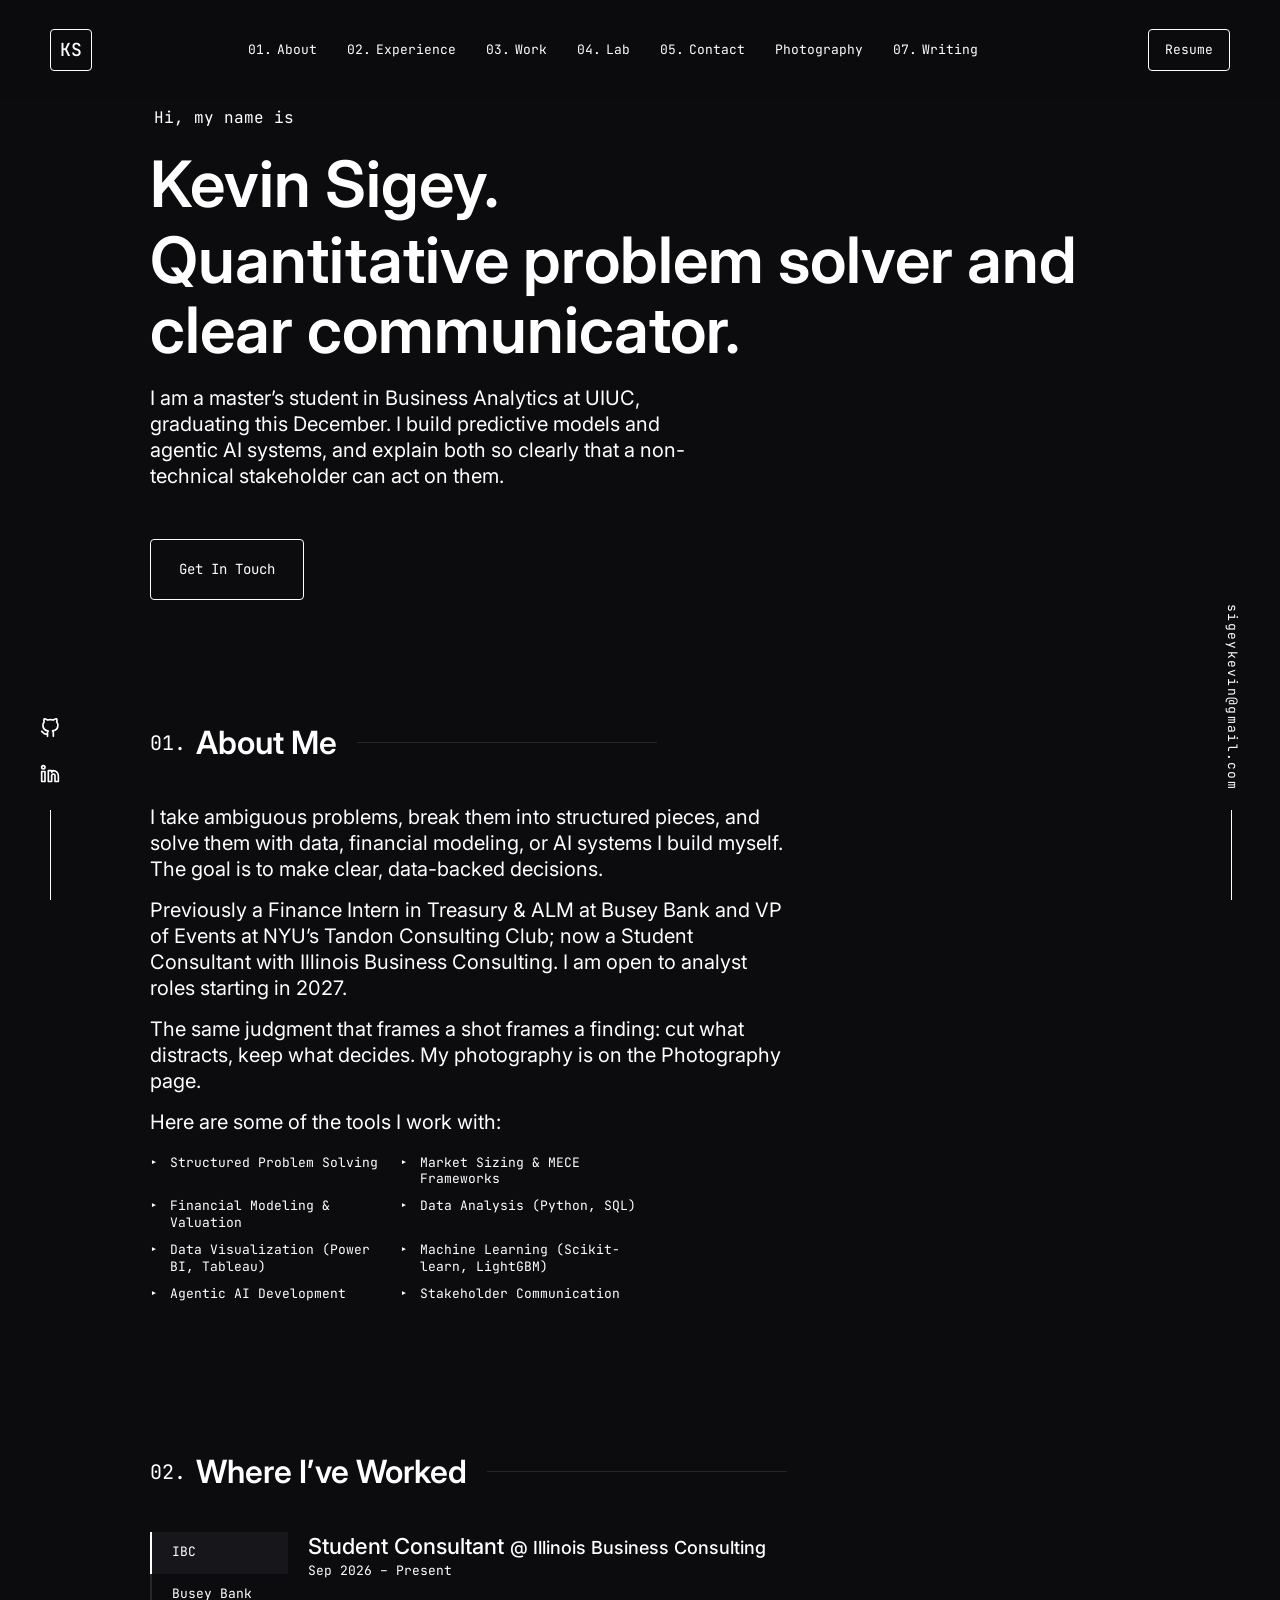
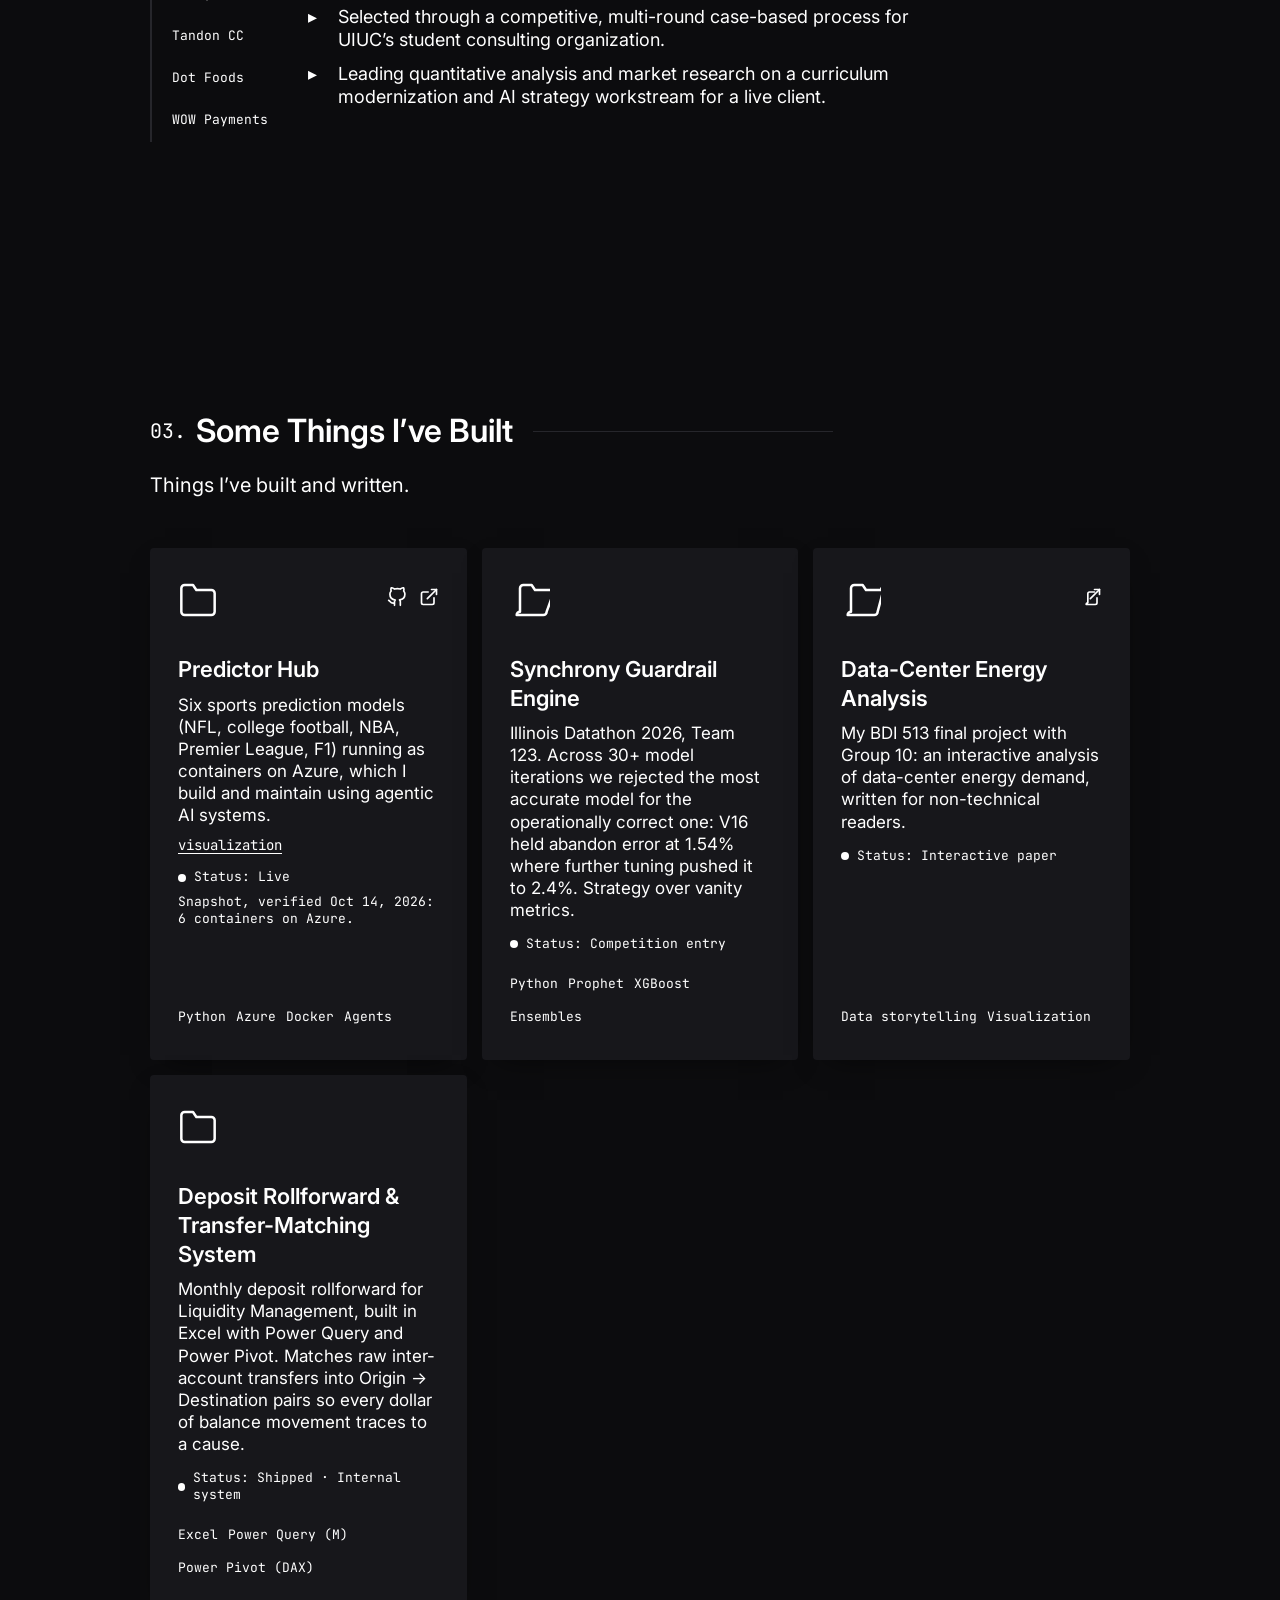
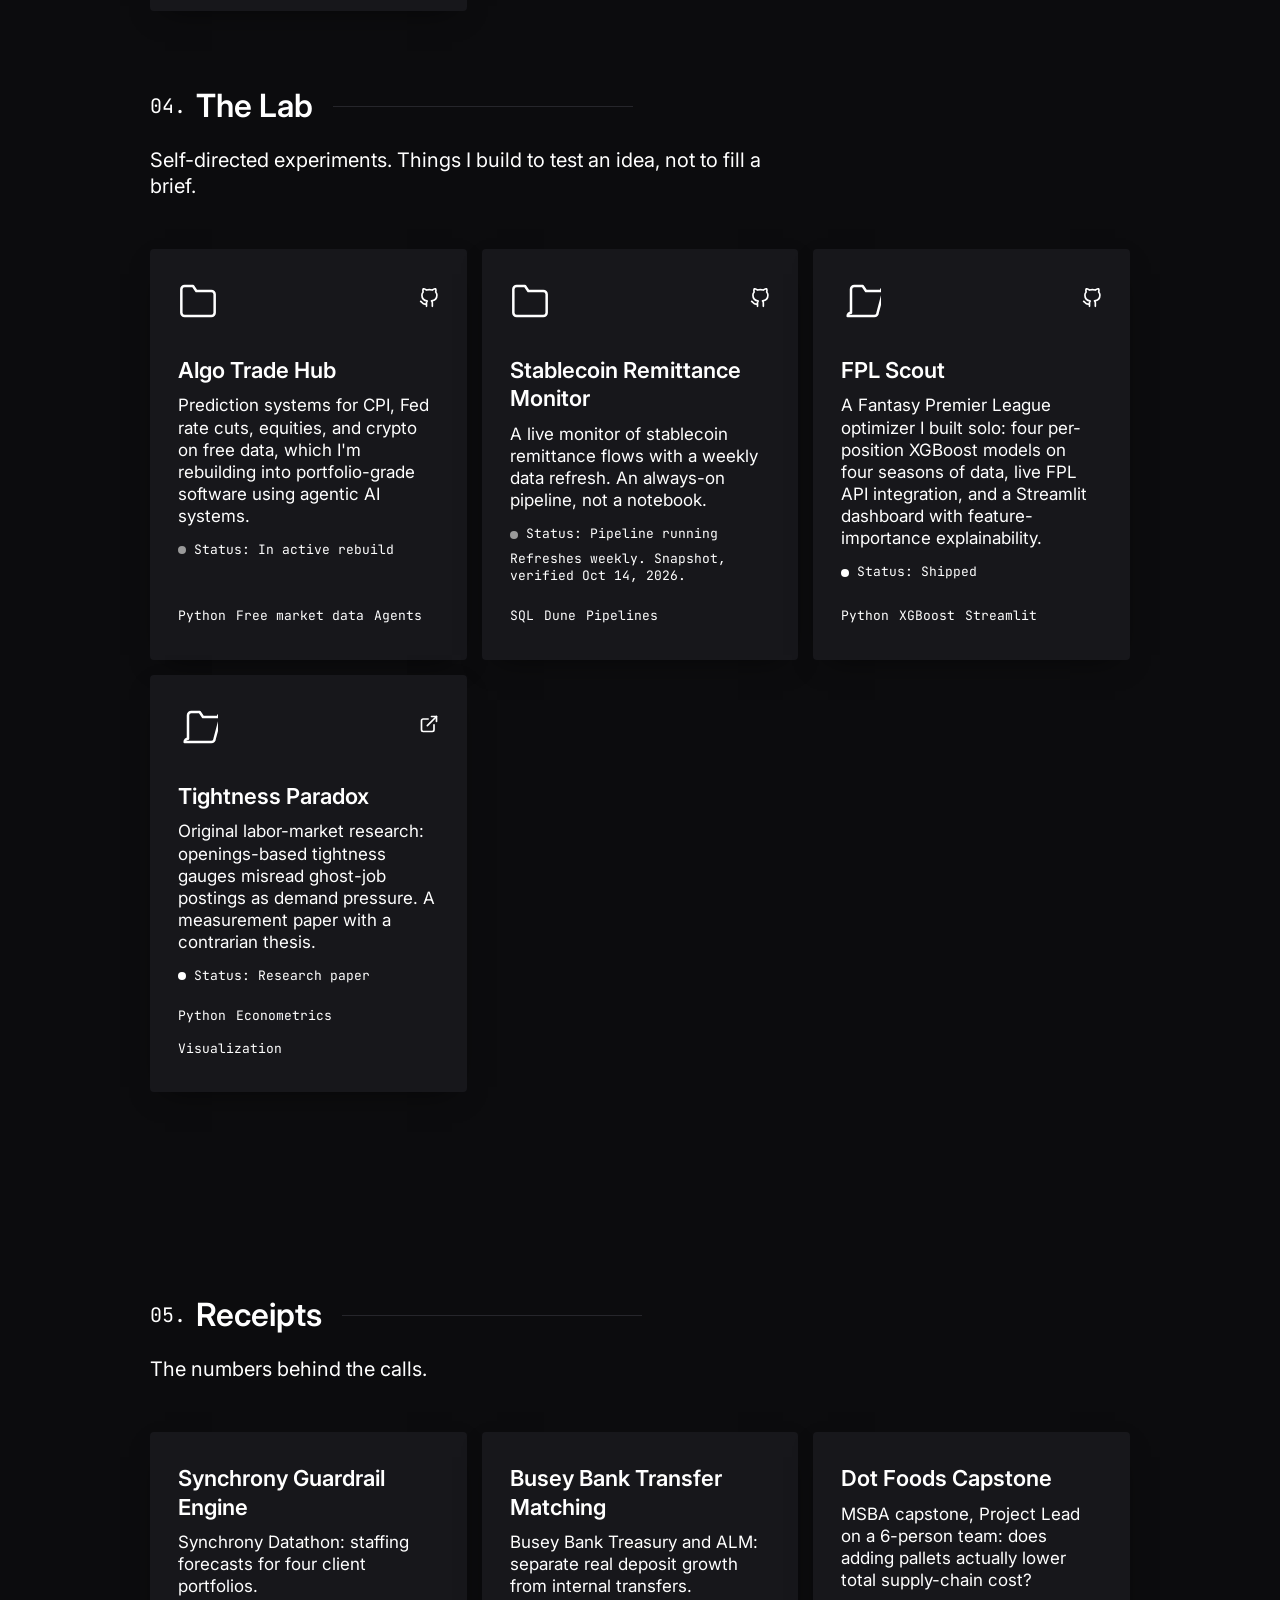
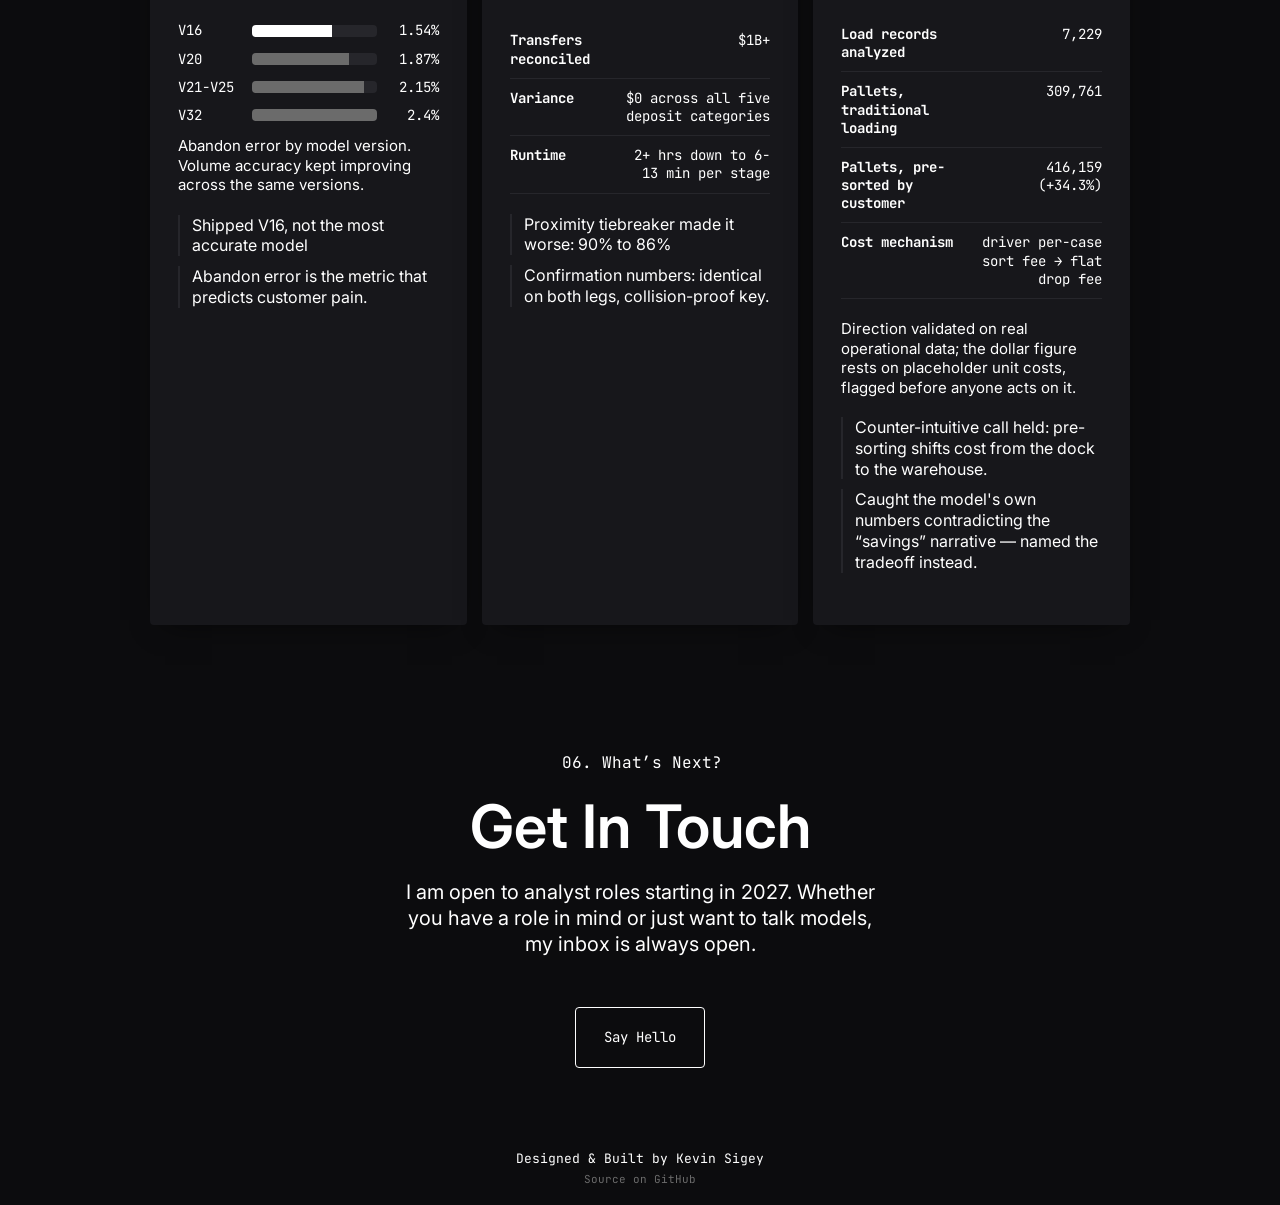
<file: index.html>
<!DOCTYPE html>
<html lang="en">
<head>
<meta charset="UTF-8">
<meta name="viewport" content="width=device-width, initial-scale=1.0">
<title>Kevin Sigey: Quantitative problem solver and clear communicator</title>
<meta name="description" content="Kevin Sigey is a quantitative problem solver and clear communicator. MS Business Analytics, UIUC December 2026. Predictive models, agentic AI systems, and professional experience.">
<link rel="preconnect" href="https://fonts.googleapis.com">
<link rel="preconnect" href="https://fonts.gstatic.com" crossorigin>
<link href="https://fonts.googleapis.com/css2?family=Inter:wght@400;500;600;700&family=JetBrains+Mono:wght@400;500&display=swap" rel="stylesheet">
<link rel="stylesheet" href="css/main.css">
</head>
<body>

<header class="site-header" id="siteHeader">
  <nav class="nav" aria-label="Primary">
    <div class="logo"><a href="#top" aria-label="Home">KS</a></div>
    <ol class="nav-links">
      <li><a href="#about">About</a></li>
      <li><a href="#experience">Experience</a></li>
      <li><a href="#work">Work</a></li>
      <li><a href="#lab">Lab</a></li>
      <li><a href="#contact">Contact</a></li>
      <li class="nav-photo"><a href="photos.html">Photography</a></li>
      <li><a href="writing.html">Writing</a></li>
    </ol>
    <div class="nav-cta"><a class="btn btn-small" href="assets/resume.pdf" target="_blank" rel="noopener">Resume</a></div>
    <button class="menu-btn" id="menuBtn" aria-label="Open menu" aria-expanded="false">
      <span></span><span></span><span></span>
    </button>
  </nav>
</header>

<div class="mobile-menu" id="mobileMenu" aria-hidden="true">
  <nav aria-label="Mobile">
    <ol>
      <li><a href="#about">About</a></li>
      <li><a href="#experience">Experience</a></li>
      <li><a href="#work">Work</a></li>
      <li><a href="#lab">Lab</a></li>
      <li><a href="#contact">Contact</a></li>
      <li><a href="photos.html">Photography</a></li>
      <li><a href="writing.html">Writing</a></li>
    </ol>
    <a class="btn" href="assets/resume.pdf" target="_blank" rel="noopener">Resume</a>
  </nav>
</div>

<aside class="rail rail-left" aria-label="Social links">
  <a href="https://github.com/Kevocado" target="_blank" rel="noopener" aria-label="GitHub">
    <svg viewBox="0 0 24 24" fill="none" stroke="currentColor" stroke-width="2" stroke-linecap="round" stroke-linejoin="round"><path d="M9 19c-5 1.5-5-2.5-7-3m14 6v-3.87a3.37 3.37 0 0 0-.94-2.61c3.14-.35 6.44-1.54 6.44-7A5.44 5.44 0 0 0 20 4.77 5.07 5.07 0 0 0 19.91 1S18.73.65 16 2.48a13.38 13.38 0 0 0-7 0C6.27.65 5.09 1 5.09 1A5.07 5.07 0 0 0 5 4.77a5.44 5.44 0 0 0-1.5 3.78c0 5.42 3.3 6.61 6.44 7A3.37 3.37 0 0 0 9 18.13V22"/></svg>
  </a>
  <a href="https://www.linkedin.com/in/kevin-sigey-72a5501b5" target="_blank" rel="noopener" aria-label="LinkedIn">
    <svg viewBox="0 0 24 24" fill="none" stroke="currentColor" stroke-width="2" stroke-linecap="round" stroke-linejoin="round"><path d="M16 8a6 6 0 0 1 6 6v7h-4v-7a2 2 0 0 0-2-2 2 2 0 0 0-2 2v7h-4V8h4v2a6 6 0 0 1 2-2z"/><rect x="2" y="9" width="4" height="12"/><circle cx="4" cy="4" r="2"/></svg>
  </a>
</aside>

<aside class="rail rail-right" aria-label="Email">
  <a href="mailto:sigeykevin@gmail.com">sigeykevin@gmail.com</a>
</aside>

<main id="top">

  <section class="hero" aria-label="Introduction">
    <p class="eyebrow">Hi, my name is</p>
    <h1 class="big-heading">Kevin Sigey.</h1>
    <h2 class="big-heading dim">Quantitative problem solver and clear communicator.</h2>
    <p class="hero-text">I am a master&rsquo;s student in Business Analytics at UIUC, graduating this December. I build predictive models and agentic AI systems, and explain both so clearly that a non-technical stakeholder can act on them.</p>
    <a class="btn btn-big" href="mailto:sigeykevin@gmail.com">Get In Touch</a>
  </section>

  <section class="section" id="about" aria-label="About">
    <h2 class="section-heading"><span class="num">01.</span> About Me</h2>
    <div class="about-inner">
      <div class="about-text">
        <p>I take ambiguous problems, break them into structured pieces, and solve them with data, financial modeling, or AI systems I build myself. The goal is to make clear, data-backed decisions.</p>
        <p>Previously a Finance Intern in Treasury &amp; ALM at Busey Bank and VP of Events at NYU&rsquo;s Tandon Consulting Club; now a Student Consultant with Illinois Business Consulting. I am open to analyst roles starting in 2027.</p>
        <p>The same judgment that frames a shot frames a finding: cut what distracts, keep what decides. My photography is on the Photography page.</p>
        <p>Here are some of the tools I work with:</p>
        <ul class="skills-list">
          <li>Structured Problem Solving</li>
          <li>Market Sizing &amp; MECE Frameworks</li>
          <li>Financial Modeling &amp; Valuation</li>
          <li>Data Analysis (Python, SQL)</li>
          <li>Data Visualization (Power BI, Tableau)</li>
          <li>Machine Learning (Scikit-learn, LightGBM)</li>
          <li>Agentic AI Development</li>
          <li>Stakeholder Communication</li>
        </ul>
      </div>
    </div>
  </section>

  <section class="section" id="experience" aria-label="Experience">
    <h2 class="section-heading"><span class="num">02.</span> Where I&rsquo;ve Worked</h2>
    <div class="tabs">
      <div class="tab-list" role="tablist" aria-label="Jobs">
        <button class="tab-btn active" role="tab" aria-selected="true" data-tab="job-ibc">IBC</button>
        <button class="tab-btn" role="tab" aria-selected="false" data-tab="job-busey">Busey Bank</button>
        <button class="tab-btn" role="tab" aria-selected="false" data-tab="job-tandon">Tandon CC</button>
        <button class="tab-btn" role="tab" aria-selected="false" data-tab="job-dotfoods">Dot Foods</button>
        <button class="tab-btn" role="tab" aria-selected="false" data-tab="job-wow">WOW Payments</button>
      </div>
      <div class="tab-panels">
        <div class="tab-panel active" id="job-ibc" role="tabpanel">
          <h3>Student Consultant <span class="at">@ Illinois Business Consulting</span></h3>
          <p class="range">Sep 2026 &ndash; Present</p>
          <ul>
            <li>Selected through a competitive, multi-round case-based process for UIUC&rsquo;s student consulting organization.</li>
            <li>Leading quantitative analysis and market research on a curriculum modernization and AI strategy workstream for a live client.</li>
          </ul>
        </div>
        <div class="tab-panel" id="job-busey" role="tabpanel">
          <h3>Finance Intern <span class="at">@ Busey Bank, Treasury &amp; ALM</span></h3>
          <p class="range">Jul 2026 &ndash; Sep 2026</p>
          <ul>
            <li>Built a deposit classification model separating internal product shifts from true external growth across $1B+ in transfers, validated to $0 variance.</li>
            <li>Researched the GENIUS Act and stablecoin regulation and presented a proposal to management on leveraging stablecoins for deposit growth.</li>
          </ul>
        </div>
        <div class="tab-panel" id="job-tandon" role="tabpanel">
          <h3>VP of Events <span class="at">@ NYU Tandon Consulting Club</span></h3>
          <p class="range">Aug 2024 &ndash; May 2025</p>
          <ul>
            <li>Grew club membership from 150 to 450 through partnerships with McKinsey and Deloitte.</li>
            <li>Ran the events program end to end, from recruiting pipelines to flagship panels.</li>
          </ul>
        </div>
        <div class="tab-panel" id="job-dotfoods" role="tabpanel">
          <h3>Project Lead <span class="at">@ Dot Foods Capstone</span></h3>
          <p class="range">UIUC MSBA Capstone</p>
          <ul>
            <li>Led a 6-person team end to end on the capstone engagement, from scoping to final delivery.</li>
          </ul>
        </div>
        <div class="tab-panel" id="job-wow" role="tabpanel">
          <h3>Fintech Marketing Intern <span class="at">@ WOW Payments</span></h3>
          <p class="range">May 2024 &ndash; Aug 2024</p>
          <ul>
            <li>Conducted 100+ door-to-door field sales conversations with small business owners to grow WOW&rsquo;s payment network.</li>
            <li>Found that pricing confusion, not product fit, drove conversion drop-offs, and fed that insight back into how the campaign was framed.</li>
          </ul>
        </div>
      </div>
    </div>
  </section>

  <section class="section" id="work" aria-label="Projects">
    <h2 class="section-heading"><span class="num">03.</span> Some Things I&rsquo;ve Built</h2>
    <p class="section-lede">Things I&rsquo;ve built and written.</p>
    <ul class="projects-grid">
<li class="project-card">
        <div class="card-top">
          <svg class="folder" viewBox="0 0 24 24" fill="none" stroke="currentColor" stroke-width="1.5" stroke-linecap="round" stroke-linejoin="round"><path d="M22 19a2 2 0 0 1-2 2H4a2 2 0 0 1-2-2V5a2 2 0 0 1 2-2h5l2 3h9a2 2 0 0 1 2 2z"/></svg>
          <div class="card-links">
            <a href="https://github.com/Kevocado/predictor-hub" target="_blank" rel="noopener" aria-label="Predictor Hub on GitHub">
              <svg viewBox="0 0 24 24" fill="none" stroke="currentColor" stroke-width="2" stroke-linecap="round" stroke-linejoin="round"><path d="M9 19c-5 1.5-5-2.5-7-3m14 6v-3.87a3.37 3.37 0 0 0-.94-2.61c3.14-.35 6.44-1.54 6.44-7A5.44 5.44 0 0 0 20 4.77 5.07 5.07 0 0 0 19.91 1S18.73.65 16 2.48a13.38 13.38 0 0 0-7 0C6.27.65 5.09 1 5.09 1A5.07 5.07 0 0 0 5 4.77a5.44 5.44 0 0 0-1.5 3.78c0 5.42 3.3 6.61 6.44 7A3.37 3.37 0 0 0 9 18.13V22"/></svg>
            </a>
            <a href="https://40-160-91-131.sslip.io" target="_blank" rel="noopener" aria-label="Predictor Hub live app">
              <svg viewBox="0 0 24 24" fill="none" stroke="currentColor" stroke-width="2" stroke-linecap="round" stroke-linejoin="round"><path d="M18 13v6a2 2 0 0 1-2 2H5a2 2 0 0 1-2-2V8a2 2 0 0 1 2-2h6"/><polyline points="15 3 21 3 21 9"/><line x1="10" y1="14" x2="21" y2="3"/></svg>
            </a>
          </div>
        </div>
        <h3 class="card-title"><a href="https://40-160-91-131.sslip.io" target="_blank" rel="noopener">Predictor Hub</a></h3>
        <p class="card-desc">Six sports prediction models (NFL, college football, NBA, Premier League, F1) running as containers on Azure, which I build and maintain using agentic AI systems.</p>
        <p class="card-viz"><a href="https://muse.ai/s/sports-predictor-architecture-yxo6muxlfxqjos" target="_blank" rel="noopener">visualization</a></p>
        <p class="card-status"><span class="dot live" aria-hidden="true"></span>Status: Live</p>
        <p class="card-signal"><span class="live-strip-label">Snapshot, verified Oct 14, 2026:</span> 6 containers on Azure.</p>
        <ul class="card-tech"><li>Python</li><li>Azure</li><li>Docker</li><li>Agents</li></ul>
      </li>
<li class="project-card">
        <div class="card-top">
          <svg class="folder" viewBox="0 0 24 24" fill="none" stroke="currentColor" stroke-width="1.5" stroke-linecap="round" stroke-linejoin="round"><path d="M22 19a2 2 0 0 1-2 2H4a2 2 0 0 1 2-2V5a2 2 0 0 1 2-2h5l2 3h9a2 2 0 0 1 2 2z"/></svg>
        </div>
        <h3 class="card-title">Synchrony Guardrail Engine</h3>
        <p class="card-desc">Illinois Datathon 2026, Team 123. Across 30+ model iterations we rejected the most accurate model for the operationally correct one: V16 held abandon error at 1.54% where further tuning pushed it to 2.4%. Strategy over vanity metrics.</p>
        <p class="card-status"><span class="dot live" aria-hidden="true"></span>Status: Competition entry</p>
        <ul class="card-tech"><li>Python</li><li>Prophet</li><li>XGBoost</li><li>Ensembles</li></ul>
      </li>
<li class="project-card">
        <div class="card-top">
          <svg class="folder" viewBox="0 0 24 24" fill="none" stroke="currentColor" stroke-width="1.5" stroke-linecap="round" stroke-linejoin="round"><path d="M22 19a2 2 0 0 1-2 2H4a2 2 0 0 1 2-2V5a2 2 0 0 1 2-2h5l2 3h9a2 2 0 0 1 2-2z"/></svg>
          <div class="card-links">
            <a href="https://muse.ai/s/data-center-energy-analysis-sxg6axdjxrs2xuq" target="_blank" rel="noopener" aria-label="Data-Center Energy Analysis interactive paper">
              <svg viewBox="0 0 24 24" fill="none" stroke="currentColor" stroke-width="2" stroke-linecap="round" stroke-linejoin="round"><path d="M18 13v6a2 2 0 0 1-2 2H5a2 2 0 0 1 2-2V8a2 2 0 0 1 2-2h6"/><polyline points="15 3 21 3 21 9"/><line x1="10" y1="14" x2="21" y2="3"/></svg>
            </a>
          </div>
        </div>
        <h3 class="card-title"><a href="https://muse.ai/s/data-center-energy-analysis-sxg6axdjxrs2xuq" target="_blank" rel="noopener">Data-Center Energy Analysis</a></h3>
        <p class="card-desc">My BDI 513 final project with Group 10: an interactive analysis of data-center energy demand, written for non-technical readers.</p>
        <p class="card-status"><span class="dot live" aria-hidden="true"></span>Status: Interactive paper</p>
        <ul class="card-tech"><li>Data storytelling</li><li>Visualization</li></ul>
      </li>
<li class="project-card">
        <div class="card-top">
          <svg class="folder" viewBox="0 0 24 24" fill="none" stroke="currentColor" stroke-width="1.5" stroke-linecap="round" stroke-linejoin="round"><path d="M22 19a2 2 0 0 1-2 2H4a2 2 0 0 1-2-2V5a2 2 0 0 1 2-2h5l2 3h9a2 2 0 0 1 2 2z"/></svg>
        </div>
        <h3 class="card-title"><a href="#receipts">Deposit Rollforward &amp; Transfer-Matching System</a></h3>
        <p class="card-desc">Monthly deposit rollforward for Liquidity Management, built in Excel with Power Query and Power Pivot. Matches raw inter-account transfers into Origin &rarr; Destination pairs so every dollar of balance movement traces to a cause.</p>
        <p class="card-status"><span class="dot live" aria-hidden="true"></span>Status: Shipped &middot; Internal system</p>
        <ul class="card-tech"><li>Excel</li><li>Power Query (M)</li><li>Power Pivot (DAX)</li></ul>
      </li>
    </ul>
  

  <section class="section" id="lab" aria-label="Lab">
    <h2 class="section-heading"><span class="num">04.</span> The Lab</h2>
    <p class="section-lede">Self-directed experiments. Things I build to test an idea, not to fill a brief.</p>
    <ul class="projects-grid">
<li class="project-card">
        <div class="card-top">
          <svg class="folder" viewBox="0 0 24 24" fill="none" stroke="currentColor" stroke-width="1.5" stroke-linecap="round" stroke-linejoin="round"><path d="M22 19a2 2 0 0 1-2 2H4a2 2 0 0 1-2-2V5a2 2 0 0 1 2-2h5l2 3h9a2 2 0 0 1 2 2z"/></svg>
          <div class="card-links">
            <a href="https://github.com/Kevocado/algo-trade-hub-prod" target="_blank" rel="noopener" aria-label="Algo Trade Hub on GitHub">
              <svg viewBox="0 0 24 24" fill="none" stroke="currentColor" stroke-width="2" stroke-linecap="round" stroke-linejoin="round"><path d="M9 19c-5 1.5-5-2.5-7-3m14 6v-3.87a3.37 3.37 0 0 0-.94-2.61c3.14-.35 6.44-1.54 6.44-7A5.44 5.44 0 0 0 20 4.77 5.07 5.07 0 0 0 19.91 1S18.73.65 16 2.48a13.38 13.38 0 0 0-7 0C6.27.65 5.09 1 5.09 1A5.07 5.07 0 0 0 5 4.77a5.44 5.44 0 0 0-1.5 3.78c0 5.42 3.3 6.61 6.44 7A3.37 3.37 0 0 0 9 18.13V22"/></svg>
            </a>
          </div>
        </div>
        <h3 class="card-title"><a href="https://algo.40-160-91-131.sslip.io/lab" target="_blank" rel="noopener">Algo Trade Hub</a></h3>
        <p class="card-desc">Prediction systems for CPI, Fed rate cuts, equities, and crypto on free data, which I'm rebuilding into portfolio-grade software using agentic AI systems.</p>
        <p class="card-status"><span class="dot building" aria-hidden="true"></span>Status: In active rebuild</p>
        <ul class="card-tech"><li>Python</li><li>Free market data</li><li>Agents</li></ul>
      </li>
<li class="project-card">
        <div class="card-top">
          <svg class="folder" viewBox="0 0 24 24" fill="none" stroke="currentColor" stroke-width="1.5" stroke-linecap="round" stroke-linejoin="round"><path d="M22 19a2 2 0 0 1-2 2H4a2 2 0 0 1-2-2V5a2 2 0 0 1 2-2h5l2 3h9a2 2 0 0 1 2 2z"/></svg>
          <div class="card-links">
            <a href="https://github.com/Kevocado/Stable-Coin-Analysis" target="_blank" rel="noopener" aria-label="Stablecoin Remittance Monitor on GitHub">
              <svg viewBox="0 0 24 24" fill="none" stroke="currentColor" stroke-width="2" stroke-linecap="round" stroke-linejoin="round"><path d="M9 19c-5 1.5-5-2.5-7-3m14 6v-3.87a3.37 3.37 0 0 0-.94-2.61c3.14-.35 6.44-1.54 6.44-7A5.44 5.44 0 0 0 20 4.77 5.07 5.07 0 0 0 19.91 1S18.73.65 16 2.48a13.38 13.38 0 0 0-7 0C6.27.65 5.09 1 5.09 1A5.07 5.07 0 0 0 5 4.77a5.44 5.44 0 0 0-1.5 3.78c0 5.42 3.3 6.61 6.44 7A3.37 3.37 0 0 0 9 18.13V22"/></svg>
            </a>
          </div>
        </div>
        <h3 class="card-title"><a href="https://muse.ai/s/stablecoin-analysis-rs6bwonxrjxfxx" target="_blank" rel="noopener">Stablecoin Remittance Monitor</a></h3>
        <p class="card-desc">A live monitor of stablecoin remittance flows with a weekly data refresh. An always-on pipeline, not a notebook.</p>
        <p class="card-status"><span class="dot building" aria-hidden="true"></span>Status: Pipeline running</p>
        <p class="card-signal">Refreshes weekly. Snapshot, verified Oct 14, 2026.</p>
        <ul class="card-tech"><li>SQL</li><li>Dune</li><li>Pipelines</li></ul>
      </li>
<li class="project-card">
        <div class="card-top">
          <svg class="folder" viewBox="0 0 24 24" fill="none" stroke="currentColor" stroke-width="1.5" stroke-linecap="round" stroke-linejoin="round"><path d="M22 19a2 2 0 0 1-2 2H4a2 2 0 0 1 2-2V5a2 2 0 0 1 2-2h5l2 3h9a2 2 0 0 1 2-2z"/></svg>
          <div class="card-links">
            <a href="https://github.com/Kevocado/FPL_Optimizer" target="_blank" rel="noopener" aria-label="FPL Scout on GitHub">
              <svg viewBox="0 0 24 24" fill="none" stroke="currentColor" stroke-width="2" stroke-linecap="round" stroke-linejoin="round"><path d="M9 19c-5 1.5-5-2.5-7-3m14 6v-3.87a3.37 3.37 0 0 0-.94-2.61c3.14-.35 6.44-1.54 6.44-7A5.44 5.44 0 0 0 20 4.77 5.07 5.07 0 0 0 19.91 1S18.73.65 16 2.48a13.38 13.38 0 0 0-7 0C6.27.65 5.09 1 5.09 1A5.07 5.07 0 0 0 5 4.77a5.44 5.44 0 0 0-1.5 3.78c0 5.42 3.3 6.61 6.44 7A3.37 3.37 0 0 0 9 18.13V22"/></svg>
            </a>
          </div>
        </div>
        <h3 class="card-title"><a href="https://github.com/Kevocado/FPL_Optimizer" target="_blank" rel="noopener">FPL Scout</a></h3>
        <p class="card-desc">A Fantasy Premier League optimizer I built solo: four per-position XGBoost models on four seasons of data, live FPL API integration, and a Streamlit dashboard with feature-importance explainability.</p>
        <p class="card-status"><span class="dot live" aria-hidden="true"></span>Status: Shipped</p>
        <ul class="card-tech"><li>Python</li><li>XGBoost</li><li>Streamlit</li></ul>
      </li>
<li class="project-card">
        <div class="card-top">
          <svg class="folder" viewBox="0 0 24 24" fill="none" stroke="currentColor" stroke-width="1.5" stroke-linecap="round" stroke-linejoin="round"><path d="M22 19a2 2 0 0 1-2 2H4a2 2 0 0 1 2-2V5a2 2 0 0 1 2-2h5l2 3h9a2 2 0 0 1 2-2z"/></svg>
          <div class="card-links">
            <a href="assets/papers/tightness-paradox.pdf" target="_blank" rel="noopener" aria-label="Tightness Paradox paper (PDF)">
              <svg viewBox="0 0 24 24" fill="none" stroke="currentColor" stroke-width="2" stroke-linecap="round" stroke-linejoin="round"><path d="M18 13v6a2 2 0 0 1-2 2H5a2 2 0 0 1-2-2V8a2 2 0 0 1 2-2h6"/><polyline points="15 3 21 3 21 9"/><line x1="10" y1="14" x2="21" y2="3"/></svg>
            </a>
          </div>
        </div>
        <h3 class="card-title"><a href="assets/papers/tightness-paradox.pdf" target="_blank" rel="noopener">Tightness Paradox</a></h3>
        <p class="card-desc">Original labor-market research: openings-based tightness gauges misread ghost-job postings as demand pressure. A measurement paper with a contrarian thesis.</p>
        <p class="card-status"><span class="dot live" aria-hidden="true"></span>Status: Research paper</p>
        <ul class="card-tech"><li>Python</li><li>Econometrics</li><li>Visualization</li></ul>
      </li>
    </ul>
  </section>
</section>


  <section class="section" id="receipts" aria-label="Receipts">
    <h2 class="section-heading"><span class="num">05.</span> Receipts</h2>
    <p class="section-lede">The numbers behind the calls.</p>
    <ul class="receipts-grid">
      <li class="receipt-card">
        <h3 class="receipt-title">Synchrony Guardrail Engine</h3>
        <p class="receipt-context">Synchrony Datathon: staffing forecasts for four client portfolios.</p>
        <div class="receipt-bars" role="img" aria-label="Abandon error by model version: V16 1.54 percent, V20 1.87 percent, V21 to V25 2.15 percent, V32 2.4 percent.">
          <div class="receipt-bar-row"><span class="receipt-bar-label">V16</span><span class="receipt-bar-track"><span class="receipt-bar pick" style="width: 64%"></span></span><span class="receipt-bar-value">1.54%</span></div>
          <div class="receipt-bar-row"><span class="receipt-bar-label">V20</span><span class="receipt-bar-track"><span class="receipt-bar" style="width: 78%"></span></span><span class="receipt-bar-value">1.87%</span></div>
          <div class="receipt-bar-row"><span class="receipt-bar-label">V21-V25</span><span class="receipt-bar-track"><span class="receipt-bar" style="width: 90%"></span></span><span class="receipt-bar-value">2.15%</span></div>
          <div class="receipt-bar-row"><span class="receipt-bar-label">V32</span><span class="receipt-bar-track"><span class="receipt-bar" style="width: 100%"></span></span><span class="receipt-bar-value">2.4%</span></div>
        </div>
        <p class="receipt-chart-note">Abandon error by model version. Volume accuracy kept improving across the same versions.</p>
        <ul class="receipt-callouts">
          <li>Shipped V16, not the most accurate model</li>
          <li>Abandon error is the metric that predicts customer pain.</li>
        </ul>
      </li>
      <li class="receipt-card">
        <h3 class="receipt-title">Busey Bank Transfer Matching</h3>
        <p class="receipt-context">Busey Bank Treasury and ALM: separate real deposit growth from internal transfers.</p>
        <table class="receipt-table">
          <tr><th scope="row">Transfers reconciled</th><td>$1B+</td></tr>
          <tr><th scope="row">Variance</th><td>$0 across all five deposit categories</td></tr>
          <tr><th scope="row">Runtime</th><td>2+ hrs down to 6-13 min per stage</td></tr>
        </table>
        <ul class="receipt-callouts">
          <li>Proximity tiebreaker made it worse: 90% to 86%</li>
          <li>Confirmation numbers: identical on both legs, collision-proof key.</li>
        </ul>
      </li>
      <li class="receipt-card">
        <h3 class="receipt-title">Dot Foods Capstone</h3>
        <p class="receipt-context">MSBA capstone, Project Lead on a 6-person team: does adding pallets actually lower total supply-chain cost?</p>
        <table class="receipt-table">
          <tr><th scope="row">Load records analyzed</th><td>7,229</td></tr>
          <tr><th scope="row">Pallets, traditional loading</th><td>309,761</td></tr>
          <tr><th scope="row">Pallets, pre-sorted by customer</th><td>416,159 (+34.3%)</td></tr>
          <tr><th scope="row">Cost mechanism</th><td>driver per-case sort fee &rarr; flat drop fee</td></tr>
        </table>
        <p class="receipt-chart-note">Direction validated on real operational data; the dollar figure rests on placeholder unit costs, flagged before anyone acts on it.</p>
        <ul class="receipt-callouts">
          <li>Counter-intuitive call held: pre-sorting shifts cost from the dock to the warehouse.</li>
          <li>Caught the model's own numbers contradicting the &ldquo;savings&rdquo; narrative &mdash; named the tradeoff instead.</li>
        </ul>
      </li>
    </ul>
  </section>


  <section class="section contact" id="contact" aria-label="Contact">
    <p class="eyebrow center">06. What&rsquo;s Next?</p>
    <h2 class="big-heading center">Get In Touch</h2>
    <p class="contact-text">I am open to analyst roles starting in 2027. Whether you have a role in mind or just want to talk models, my inbox is always open.</p>
    <a class="btn btn-big" href="mailto:sigeykevin@gmail.com">Say Hello</a>
  </section>

</main>

<footer class="footer">
  <p>Designed &amp; Built by Kevin Sigey</p>
  <p class="footer-sub"><a href="https://github.com/Kevocado/portfolio" target="_blank" rel="noopener">Source on GitHub</a></p>
</footer>

<script src="js/main.js"></script>
</body>
</html>
</file>
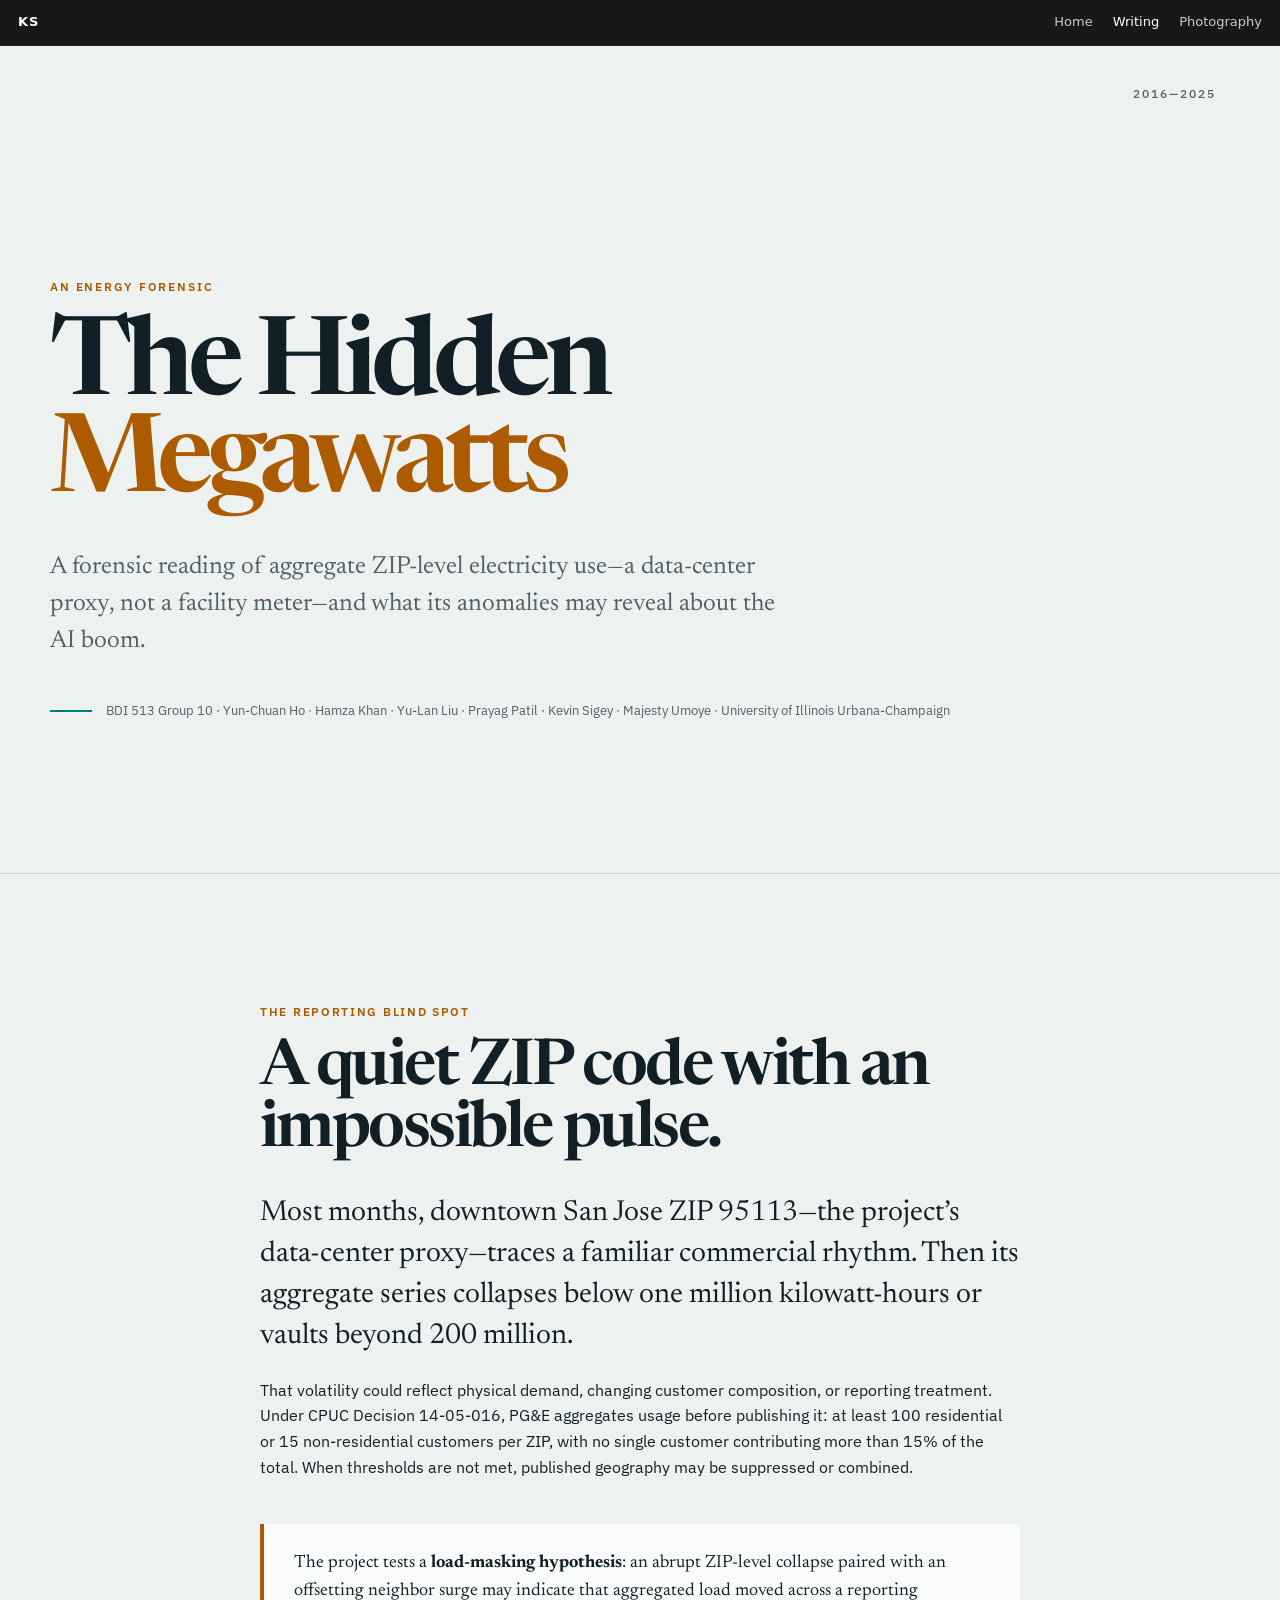
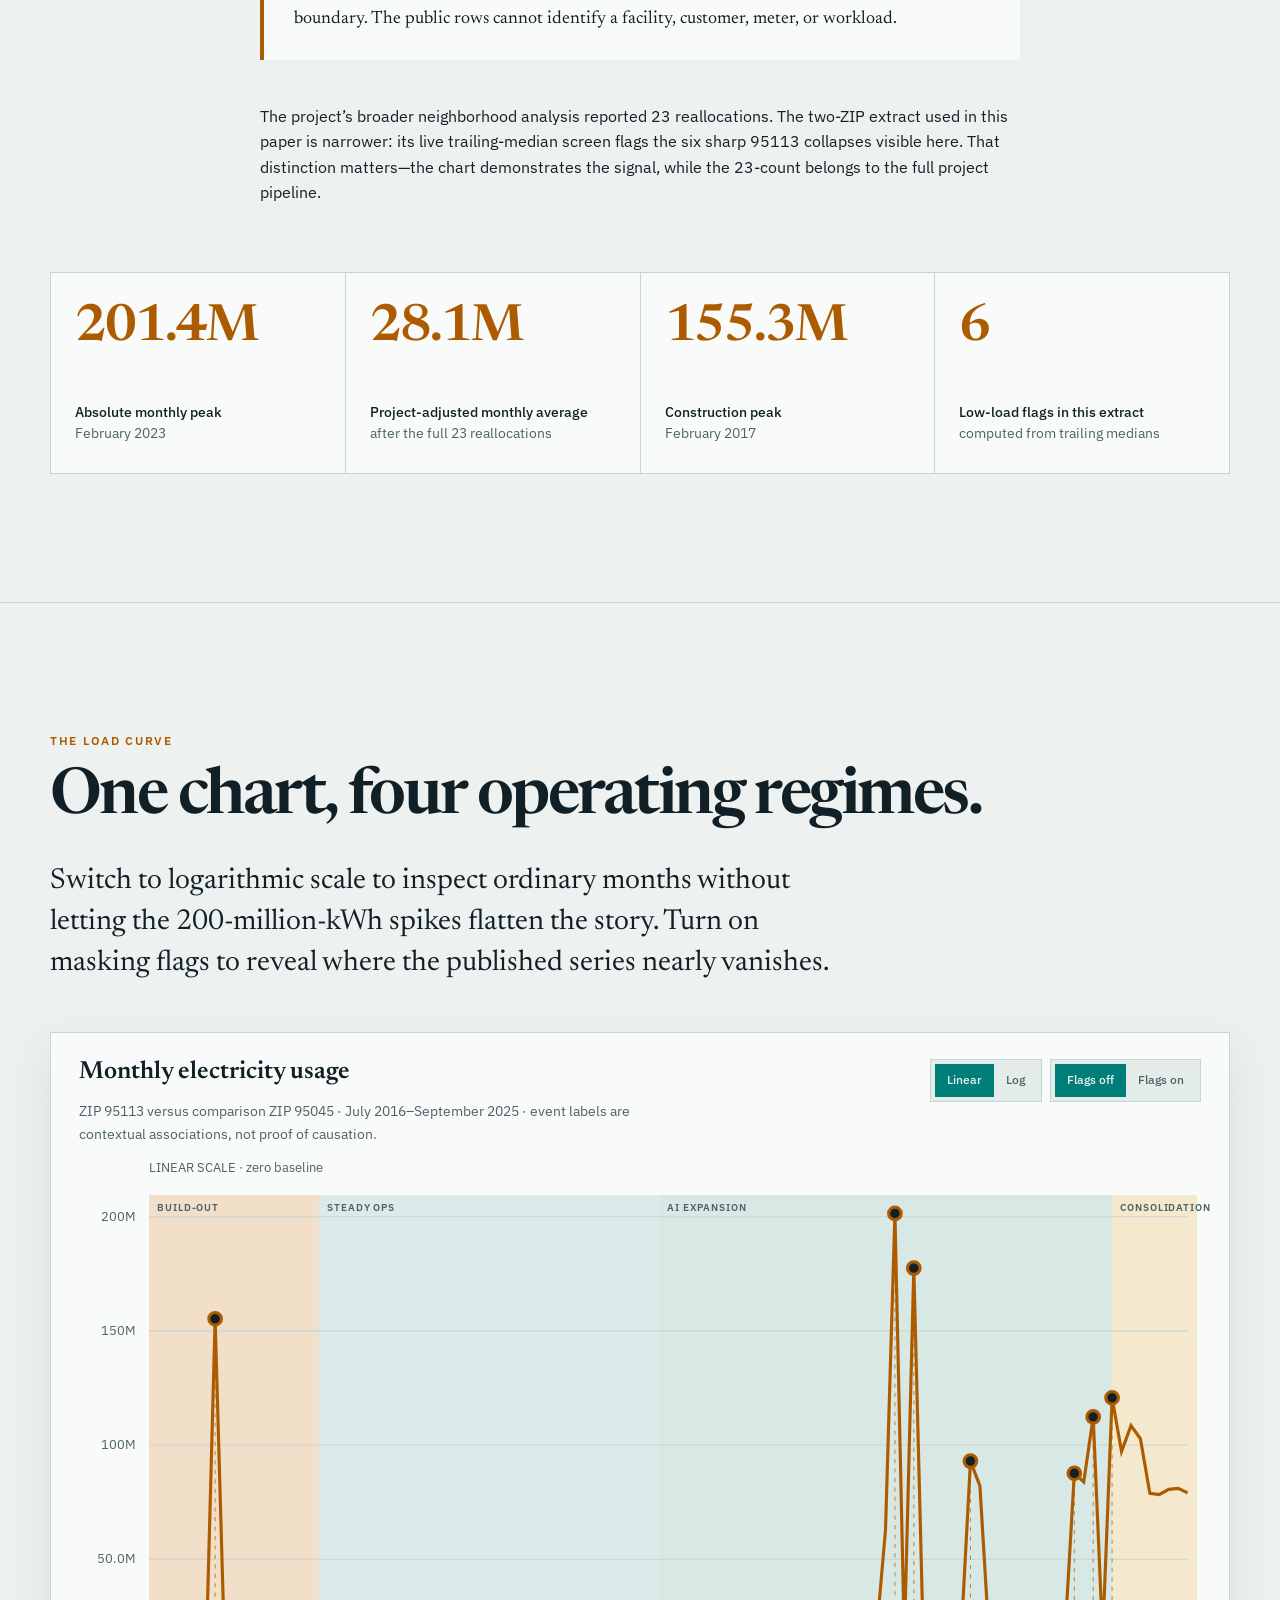
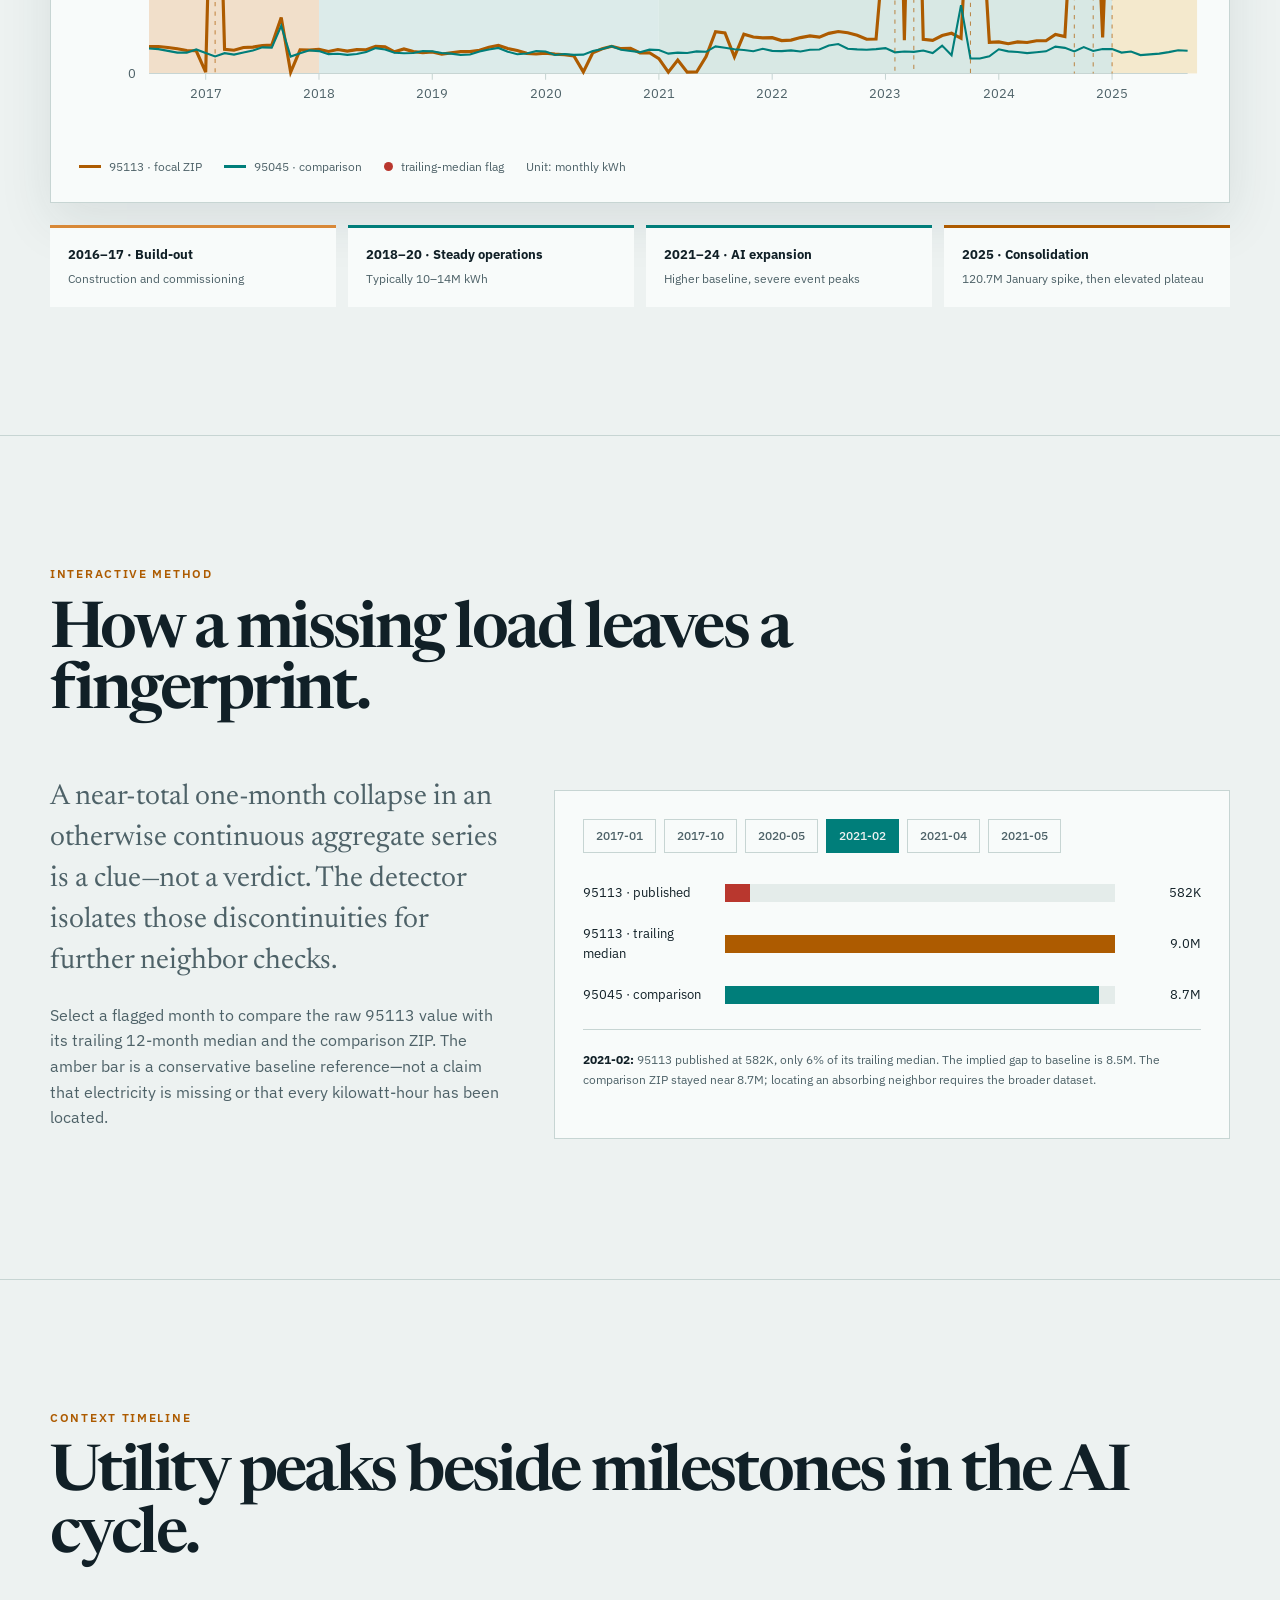
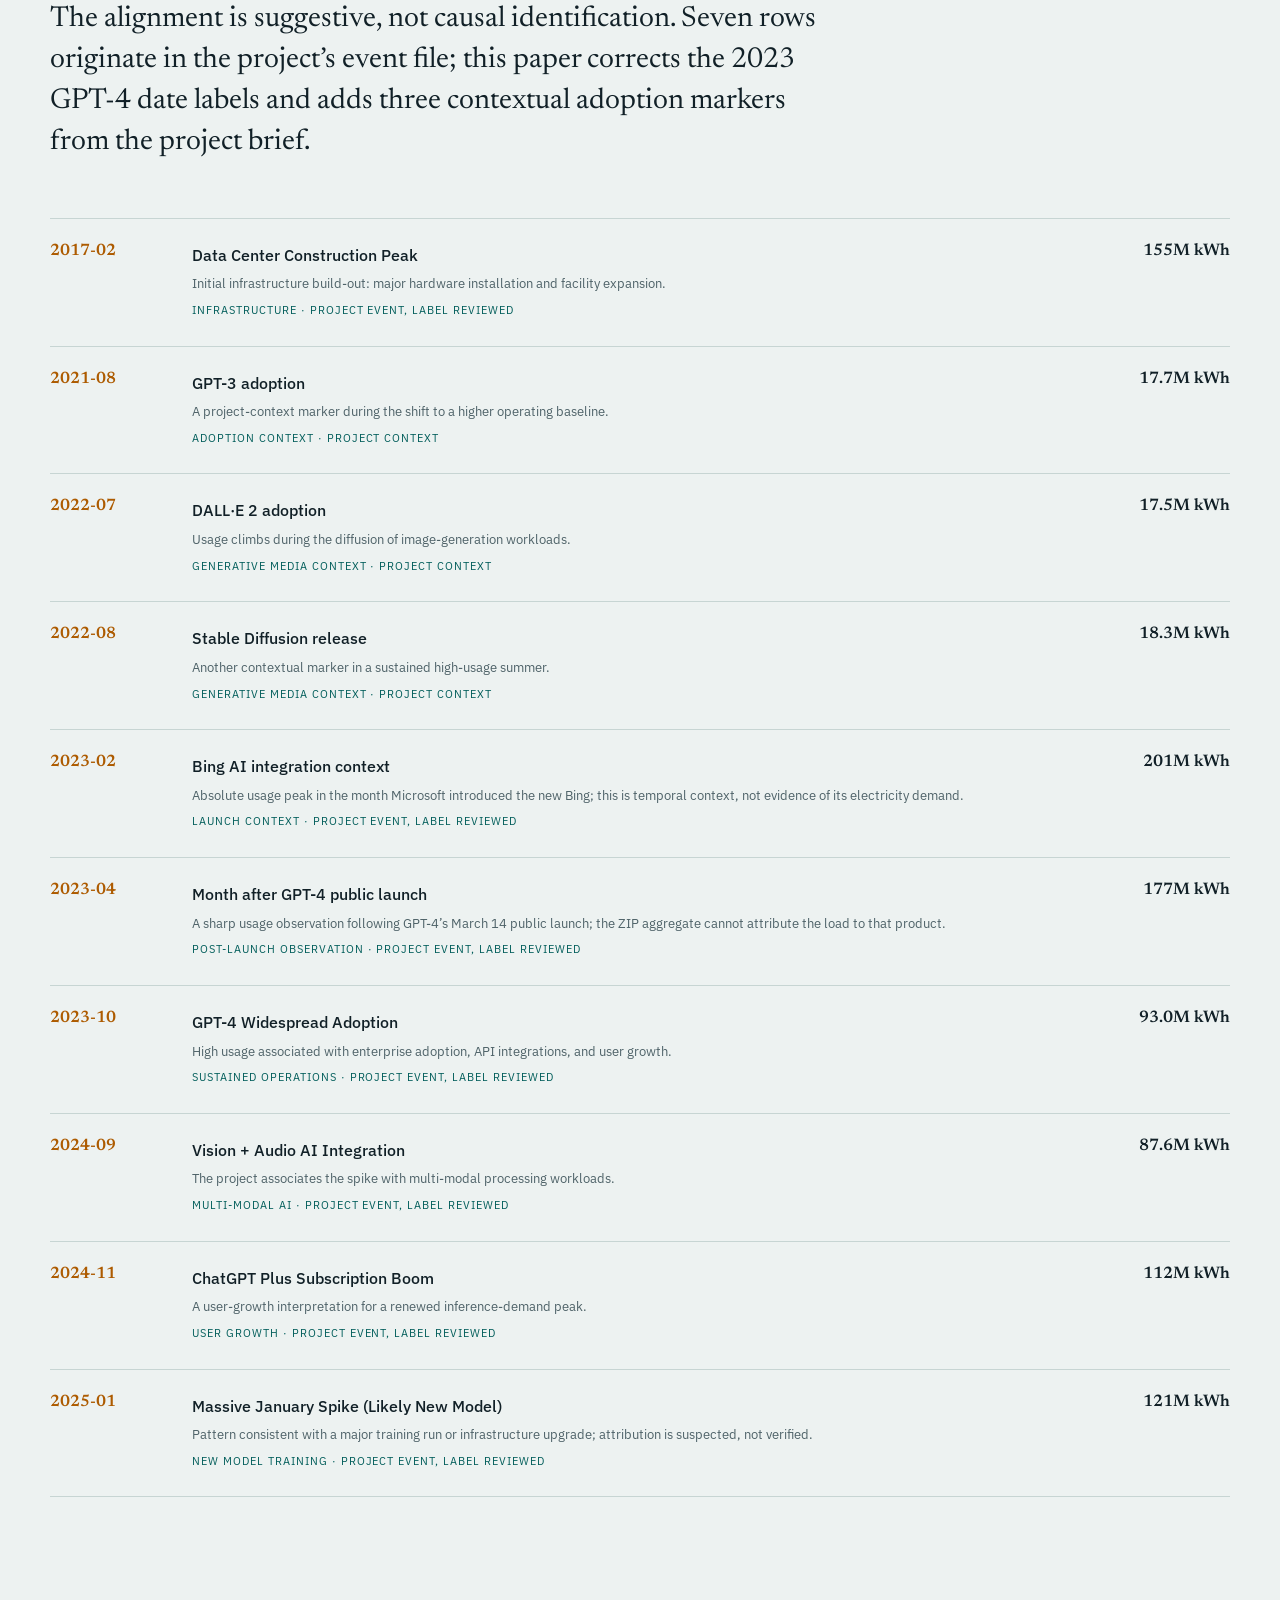
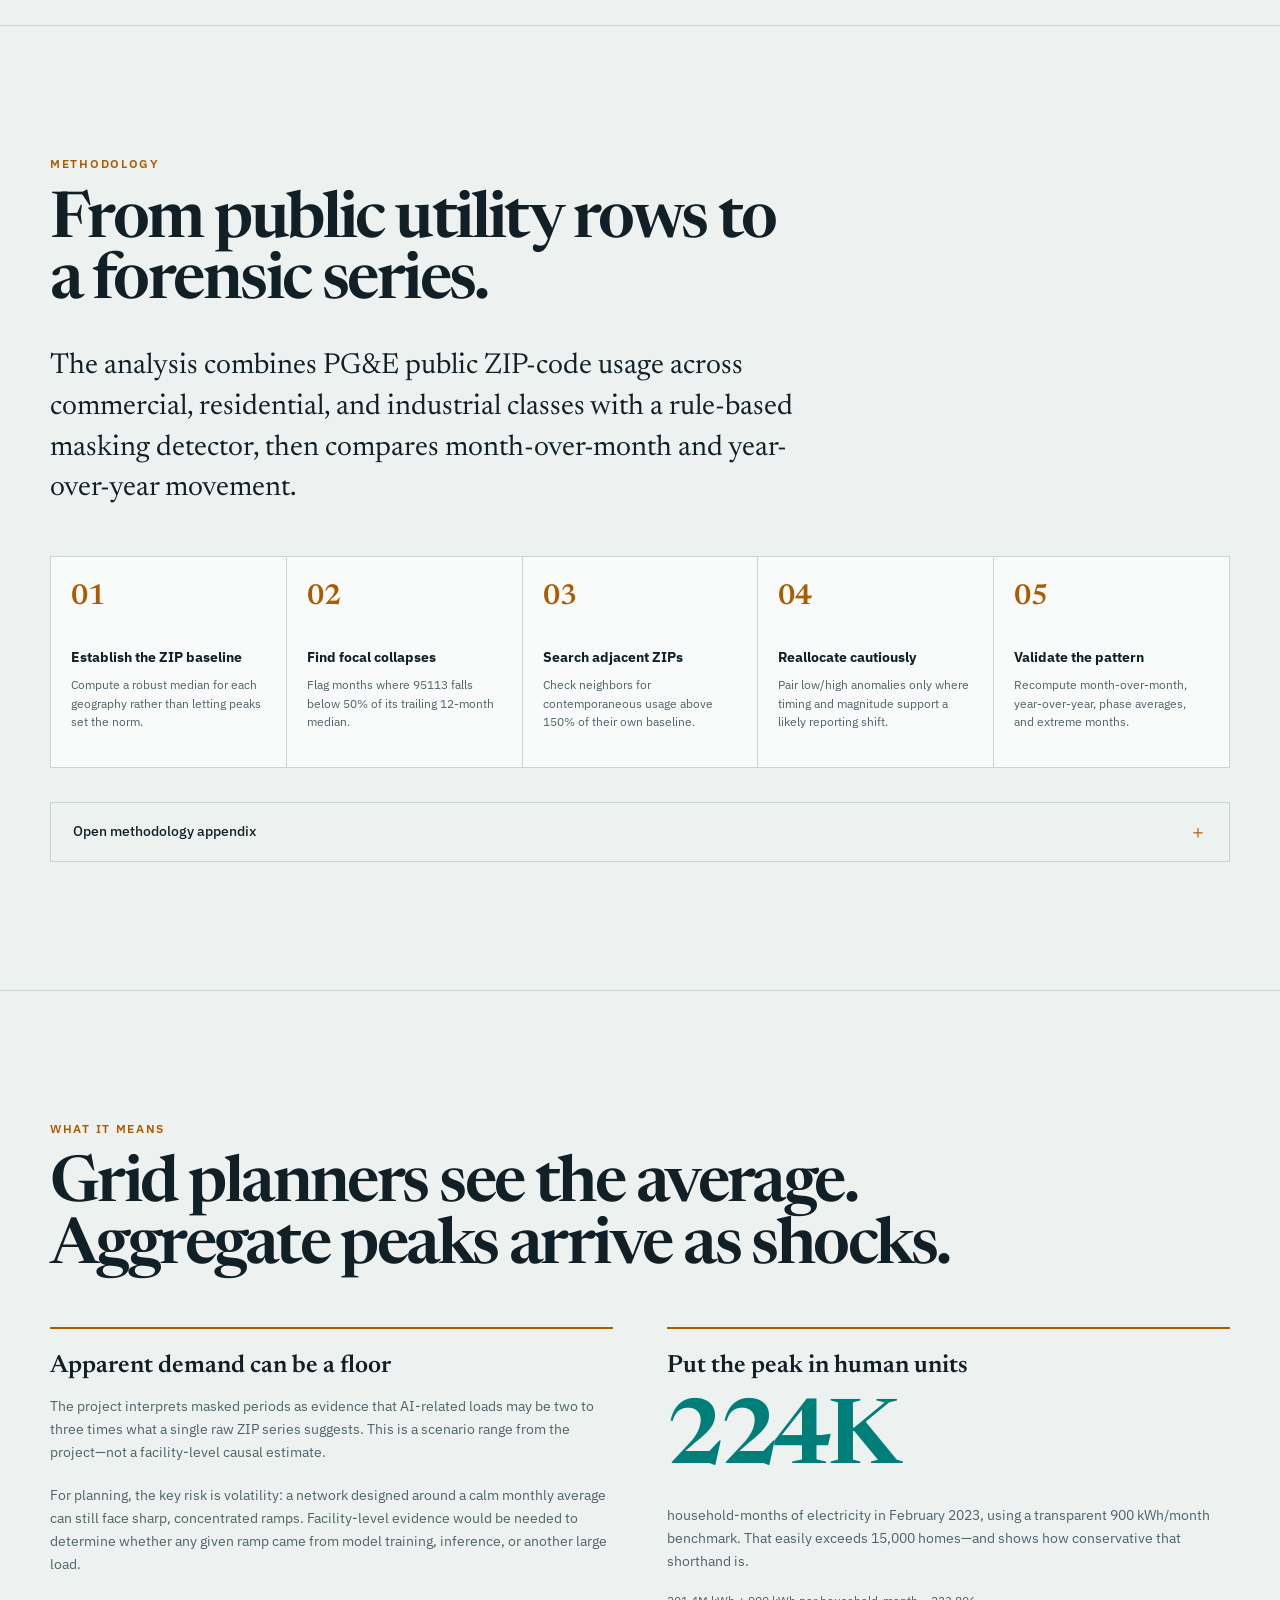
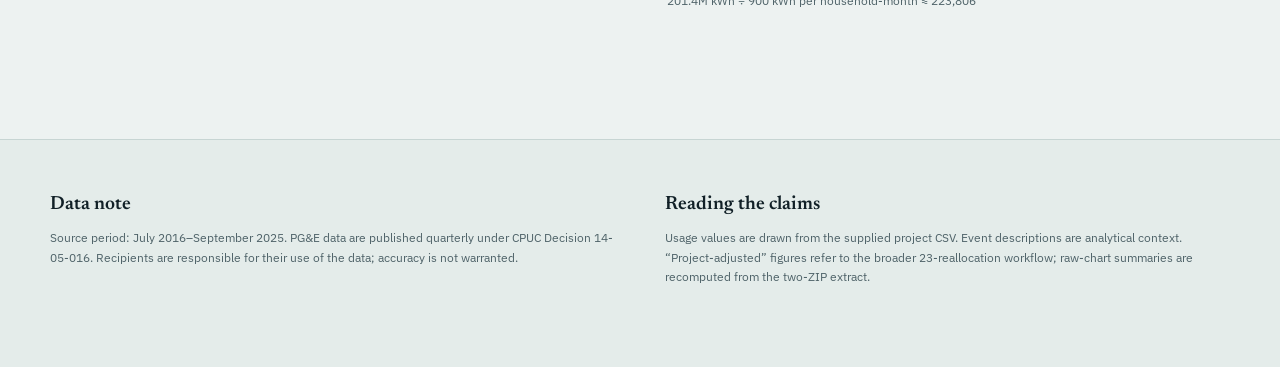
<file: data-center-energy.html>
<!doctype html>
<html lang="en">
<head>
<meta charset="utf-8">
<meta name="viewport" content="width=device-width, initial-scale=1, viewport-fit=cover">
<meta name="color-scheme" content="light dark">
<link rel="icon" href="data:,">
<link rel="preconnect" href="https://fonts.googleapis.com">
<link rel="preconnect" href="https://fonts.gstatic.com" crossorigin>
<link href="https://fonts.googleapis.com/css2?family=IBM+Plex+Sans:wght@400;500;600&family=Newsreader:opsz,wght@6..72,400;6..72,600&display=swap" rel="stylesheet">
<title>The Hidden Megawatts</title>
<style>
:root{
  color-scheme:light dark;
  --bg:#081014;--bg2:#0c171d;--paper:#101e25;--paper2:#14252d;
  --text:#eef3f1;--muted:#9fb0b4;--line:#263840;--cyan:#56d8d0;--cyan2:#9ae7df;
  --amber:#ffb547;--amber2:#ffd186;--red:#ff6b5f;--phase1:#2a1d13;--phase2:#10232b;--phase3:#172b2b;--phase4:#2a2213;
  --shadow:0 18px 50px rgba(0,0,0,.2);
}
@media(prefers-color-scheme:light){:root{
  --bg:#edf2f1;--bg2:#e4ecea;--paper:#f8fbfa;--paper2:#fff;
  --text:#112027;--muted:#4e6268;--line:#c7d5d3;--cyan:#007e7a;--cyan2:#005d5a;
  --amber:#ad5b00;--amber2:#7b4000;--red:#b9372e;--phase1:#f1dfca;--phase2:#dcebea;--phase3:#d8e8e4;--phase4:#f4e9cd;
  --shadow:0 18px 50px rgba(28,56,62,.10);
}}
*{box-sizing:border-box}
html{scroll-behavior:smooth}
body{margin:0;background:var(--bg);color:var(--text);font-family:"IBM Plex Sans",sans-serif;line-height:1.6}
body:before{content:"";position:fixed;inset:0;pointer-events:none;background-image:linear-gradient(rgba(86,216,208,.025) 1px,transparent 1px),linear-gradient(90deg,rgba(86,216,208,.025) 1px,transparent 1px);background-size:44px 44px;mask-image:linear-gradient(to bottom,black,transparent 60%);z-index:-1}
a{color:var(--cyan2)}
main{overflow:hidden}
.wrap{width:min(1180px,calc(100% - 40px));margin:auto}
.hero{min-height:92vh;display:grid;align-items:end;padding:clamp(84px,12vw,150px) 0 70px;border-bottom:1px solid var(--line);position:relative}
.hero:after{content:"2016—2025";position:absolute;right:clamp(20px,5vw,80px);top:42px;font:500 12px/1 "IBM Plex Sans",sans-serif;letter-spacing:.17em;color:var(--muted)}
.kicker{font-size:.78rem;letter-spacing:.15em;text-transform:uppercase;color:var(--amber);font-weight:600;margin:0 0 24px}
h1{font:600 clamp(3.25rem,8.5vw,7.7rem)/.89 "Newsreader",serif;letter-spacing:-.055em;max-width:1020px;margin:0}
h1 em{color:var(--amber);font-style:normal}
.deck{font:400 clamp(1.15rem,2vw,1.55rem)/1.5 "Newsreader",serif;color:var(--muted);max-width:730px;margin:34px 0 40px}
.byline{display:flex;gap:14px;align-items:center;font-size:.83rem;color:var(--muted)}
.byline:before{content:"";width:42px;height:2px;background:var(--cyan)}
.section{padding:clamp(78px,10vw,130px) 0;border-bottom:1px solid var(--line)}
.reader{width:min(760px,calc(100% - 40px));margin:auto}
.eyebrow{color:var(--amber);font-size:.76rem;font-weight:600;letter-spacing:.14em;text-transform:uppercase;margin:0 0 18px}
h2{font:600 clamp(2.4rem,5vw,4.9rem)/.96 "Newsreader",serif;letter-spacing:-.04em;margin:0 0 32px}
h3{font:600 1.55rem/1.15 "Newsreader",serif;margin:0 0 12px}
p{margin:0 0 1.25rem}.lede{font:400 clamp(1.35rem,2.3vw,1.8rem)/1.42 "Newsreader",serif;color:var(--text)}
.callout{margin:44px 0;padding:26px 30px;border-left:4px solid var(--amber);background:var(--paper);font:400 1.12rem/1.55 "Newsreader",serif}
.stats{display:grid;grid-template-columns:repeat(4,1fr);gap:1px;background:var(--line);border:1px solid var(--line);margin-top:66px}
.stat{background:var(--paper);padding:30px 24px;min-height:200px;display:flex;flex-direction:column;justify-content:space-between}
.stat-value{font:600 clamp(2.2rem,4vw,4rem)/1 "Newsreader",serif;color:var(--amber);letter-spacing:-.04em}
.stat-label{font-size:.88rem;color:var(--muted);line-height:1.45}.stat-label b{color:var(--text);font-weight:500}
.chart-shell{margin-top:48px;background:var(--paper);border:1px solid var(--line);box-shadow:var(--shadow)}
.chart-head{display:flex;align-items:flex-start;justify-content:space-between;gap:24px;padding:26px 28px 0}
.chart-head p{color:var(--muted);font-size:.88rem;max-width:620px;margin:8px 0 0}
.controls{display:flex;flex-wrap:wrap;gap:8px;justify-content:flex-end}
.control-group{display:flex;background:var(--bg2);padding:4px;border:1px solid var(--line)}
button{font:500 .76rem/1 "IBM Plex Sans",sans-serif;color:var(--muted);background:transparent;border:0;padding:10px 12px;cursor:pointer}
button.active{color:var(--bg);background:var(--cyan)}
button:focus-visible,.method-toggle:focus-visible{outline:2px solid var(--amber);outline-offset:3px}
.chart-wrap{position:relative;padding:6px 12px 18px;min-height:500px}
#heroChart{display:block;width:100%;height:auto;min-height:440px}
.axis-label{fill:var(--muted);font-size:12px;font-family:"IBM Plex Sans",sans-serif}
.gridline{stroke:var(--line);stroke-width:1}.line-a{fill:none;stroke:var(--amber);stroke-width:3}.line-b{fill:none;stroke:var(--cyan);stroke-width:2}.mask-dot{fill:var(--red);stroke:var(--paper);stroke-width:2}.event-dot{fill:var(--text);stroke:var(--amber);stroke-width:3;cursor:pointer}.event-stem{stroke:var(--amber);stroke-width:1;stroke-dasharray:4 5;opacity:.68}
.phase-label{fill:var(--muted);font:600 10px "IBM Plex Sans",sans-serif;letter-spacing:.08em}.chart-legend{display:flex;gap:22px;flex-wrap:wrap;padding:0 28px 26px;color:var(--muted);font-size:.78rem}.legend-item{display:flex;align-items:center;gap:8px}.swatch{width:22px;height:3px;background:var(--amber)}.swatch.cyan{background:var(--cyan)}.swatch.mask{width:9px;height:9px;border-radius:50%;background:var(--red)}
.tooltip{position:fixed;z-index:30;width:min(300px,calc(100vw - 28px));pointer-events:none;background:#020708;color:#f4f7f6;border:1px solid #38505a;padding:14px 16px;box-shadow:0 12px 40px rgba(0,0,0,.45);opacity:0;transform:translateY(6px);transition:opacity .14s,transform .14s;font-size:.79rem;line-height:1.45}.tooltip.show{opacity:1;transform:none}.tooltip strong{display:block;color:#ffd186;font-size:.9rem;margin-bottom:4px}
.phase-key{display:grid;grid-template-columns:repeat(4,1fr);gap:12px;margin:22px 0 0}.phase{padding:16px 18px;background:var(--paper);border-top:3px solid var(--cyan)}.phase:nth-child(1){border-color:#d88938}.phase:nth-child(3){border-color:var(--cyan)}.phase:nth-child(4){border-color:var(--amber)}.phase b{display:block;font-size:.82rem}.phase span{color:var(--muted);font-size:.76rem}
.explainer{display:grid;grid-template-columns:.8fr 1.2fr;gap:54px;align-items:center;margin-top:54px}.explainer-copy p{color:var(--muted)}
.mask-panel{background:var(--paper);border:1px solid var(--line);padding:28px}.month-switch{display:flex;gap:8px;flex-wrap:wrap;margin-bottom:30px}.month-switch button{border:1px solid var(--line)}.month-switch button.active{border-color:var(--cyan)}
.bar-row{display:grid;grid-template-columns:130px 1fr 74px;align-items:center;gap:12px;margin:20px 0;font-size:.8rem}.bar-track{height:18px;background:var(--bg2);position:relative}.bar-fill{height:100%;width:0;transition:width .6s cubic-bezier(.2,.7,.2,1);background:var(--cyan)}.bar-fill.raw{background:var(--red)}.bar-fill.restored{background:var(--amber)}.bar-value{text-align:right;font-variant-numeric:tabular-nums}.mask-note{padding-top:20px;border-top:1px solid var(--line);margin-top:24px;color:var(--muted);font-size:.78rem}.mask-note strong{color:var(--text)}
.timeline{margin-top:54px;border-top:1px solid var(--line)}.event-row{display:grid;grid-template-columns:116px 1fr 135px;gap:26px;padding:24px 0;border-bottom:1px solid var(--line);align-items:start}.event-date{color:var(--amber);font:600 1.04rem "Newsreader",serif}.event-title{font-weight:500}.event-desc{color:var(--muted);font-size:.82rem;margin-top:6px;line-height:1.5}.event-value{text-align:right;font:600 1.05rem "Newsreader",serif}.tag{display:inline-block;margin-top:8px;color:var(--cyan2);font-size:.68rem;letter-spacing:.09em;text-transform:uppercase}
.method-steps{counter-reset:method;display:grid;grid-template-columns:repeat(5,1fr);gap:1px;background:var(--line);border:1px solid var(--line);margin-top:46px}.step{counter-increment:method;background:var(--paper);padding:26px 20px;min-height:210px}.step:before{content:"0" counter(method);display:block;color:var(--amber);font:600 1.8rem "Newsreader",serif;margin-bottom:34px}.step b{display:block;font-size:.86rem;margin-bottom:8px}.step span{display:block;color:var(--muted);font-size:.76rem;line-height:1.5}
.method-toggle{width:100%;display:flex;align-items:center;justify-content:space-between;background:none;color:var(--text);border:1px solid var(--line);padding:20px 22px;font-size:.86rem;margin-top:34px;text-align:left}.method-toggle span:last-child{color:var(--amber);font-size:1.1rem}.appendix{display:none;border:1px solid var(--line);border-top:0;padding:26px;background:var(--paper);font-size:.84rem;color:var(--muted)}.appendix.open{display:block}.appendix code{font-family:ui-monospace,monospace;color:var(--cyan2)}
.implications{display:grid;grid-template-columns:1fr 1fr;gap:54px;margin-top:48px}.implication{padding-top:24px;border-top:2px solid var(--amber)}.implication p{color:var(--muted);font-size:.9rem}.household{font:600 clamp(3rem,7vw,6rem)/1 "Newsreader",serif;color:var(--cyan);letter-spacing:-.05em;margin:16px 0}.formula{font-size:.74rem;color:var(--muted)}
.notes{padding:54px 0 70px;background:var(--bg2);font-size:.76rem;color:var(--muted)}.notes h3{color:var(--text);font-size:1.2rem}.notes-grid{display:grid;grid-template-columns:1fr 1fr;gap:50px}.notes p{margin-bottom:10px}
@media(max-width:900px){.stats{grid-template-columns:1fr 1fr}.method-steps{grid-template-columns:1fr 1fr}.step:last-child{grid-column:1/-1}.phase-key{grid-template-columns:1fr 1fr}.explainer{grid-template-columns:1fr}.chart-head{display:block}.controls{justify-content:flex-start;margin-top:20px}}
@media(max-width:640px){.wrap,.reader{width:min(100% - 28px,760px)}.hero{min-height:86vh;padding-bottom:45px}.hero:after{right:14px;top:26px}h1{font-size:3.45rem}.section{padding:72px 0}.stats{grid-template-columns:1fr}.stat{min-height:150px}.chart-shell{margin-left:-8px;margin-right:-8px}.chart-head{padding:20px 18px 0}.chart-wrap{padding:0 2px 12px;min-height:380px}#heroChart{min-height:370px}.chart-legend{padding:0 18px 20px;gap:12px}.phase-key{grid-template-columns:1fr}.event-row{grid-template-columns:90px 1fr;gap:16px}.event-value{grid-column:2;text-align:left;margin-top:-10px}.method-steps{grid-template-columns:1fr}.step:last-child{grid-column:auto}.step{min-height:0}.bar-row{grid-template-columns:96px 1fr 60px;gap:8px}.mask-panel{padding:20px 16px}.implications,.notes-grid{grid-template-columns:1fr;gap:28px}.callout{padding:22px 20px;margin:34px 0}.control-group{width:100%}.control-group button{flex:1}}
@media(prefers-reduced-motion:reduce){html{scroll-behavior:auto}.bar-fill,.tooltip{transition:none}}
</style>
</head>
<body><div style="position:fixed;top:0;left:0;right:0;z-index:9999;height:46px;display:flex;align-items:center;justify-content:space-between;padding:0 18px;background:rgba(10,10,12,.94);border-bottom:1px solid #26262b;font-family:Inter,system-ui,sans-serif;font-size:13px"><a href="index.html" style="color:#fff;text-decoration:none;font-weight:700;letter-spacing:.08em">KS</a><nav style="display:flex;gap:20px"><a href="index.html" style="color:#c9c9ce;text-decoration:none">Home</a><a href="writing.html" style="color:#fff;text-decoration:none">Writing</a><a href="photos.html" style="color:#c9c9ce;text-decoration:none">Photography</a></nav></div><style>body{padding-top:46px !important}</style>
<main>
<section class="hero"><div class="wrap">
  <p class="kicker">An energy forensic</p>
  <h1>The Hidden <em>Megawatts</em></h1>
  <p class="deck">A forensic reading of aggregate ZIP-level electricity use—a data-center proxy, not a facility meter—and what its anomalies may reveal about the AI boom.</p>
  <div class="byline">BDI 513 Group 10 · Yun-Chuan Ho · Hamza Khan · Yu-Lan Liu · Prayag Patil · Kevin Sigey · Majesty Umoye · University of Illinois Urbana-Champaign</div>
</div></section>

<section class="section"><div class="reader">
  <p class="eyebrow">The reporting blind spot</p>
  <h2>A quiet ZIP code with an impossible pulse.</h2>
  <p class="lede">Most months, downtown San Jose ZIP 95113—the project’s data-center proxy—traces a familiar commercial rhythm. Then its aggregate series collapses below one million kilowatt-hours or vaults beyond 200 million.</p>
  <p>That volatility could reflect physical demand, changing customer composition, or reporting treatment. Under CPUC Decision 14-05-016, PG&amp;E aggregates usage before publishing it: at least 100 residential or 15 non-residential customers per ZIP, with no single customer contributing more than 15% of the total. When thresholds are not met, published geography may be suppressed or combined.</p>
  <div class="callout">The project tests a <b>load-masking hypothesis</b>: an abrupt ZIP-level collapse paired with an offsetting neighbor surge may indicate that aggregated load moved across a reporting boundary. The public rows cannot identify a facility, customer, meter, or workload.</div>
  <p>The project’s broader neighborhood analysis reported 23 reallocations. The two-ZIP extract used in this paper is narrower: its live trailing-median screen flags the six sharp 95113 collapses visible here. That distinction matters—the chart demonstrates the signal, while the 23-count belongs to the full project pipeline.</p>
</div><div class="wrap stats" aria-label="Key findings">
  <div class="stat"><div class="stat-value" data-count="201.4" data-suffix="M">201.4M</div><div class="stat-label"><b>Absolute monthly peak</b><br>February 2023</div></div>
  <div class="stat"><div class="stat-value" data-count="28.1" data-suffix="M">28.1M</div><div class="stat-label"><b>Project-adjusted monthly average</b><br>after the full 23 reallocations</div></div>
  <div class="stat"><div class="stat-value" data-count="155.3" data-suffix="M">155.3M</div><div class="stat-label"><b>Construction peak</b><br>February 2017</div></div>
  <div class="stat"><div class="stat-value" data-count="6" data-suffix="">6</div><div class="stat-label"><b>Low-load flags in this extract</b><br>computed from trailing medians</div></div>
</div></section>

<section class="section"><div class="wrap">
  <p class="eyebrow">The load curve</p>
  <h2>One chart, four operating regimes.</h2>
  <p class="lede" style="max-width:780px">Switch to logarithmic scale to inspect ordinary months without letting the 200-million-kWh spikes flatten the story. Turn on masking flags to reveal where the published series nearly vanishes.</p>
  <div class="chart-shell">
    <div class="chart-head"><div><h3>Monthly electricity usage</h3><p>ZIP 95113 versus comparison ZIP 95045 · July 2016–September 2025 · event labels are contextual associations, not proof of causation.</p></div>
      <div class="controls" aria-label="Chart controls">
        <div class="control-group" aria-label="Scale"><button class="active" data-scale="linear">Linear</button><button data-scale="log">Log</button></div>
        <div class="control-group" aria-label="Masking flags"><button class="active" data-mask="off">Flags off</button><button data-mask="on">Flags on</button></div>
      </div>
    </div>
    <div class="chart-wrap"><svg id="heroChart" viewBox="0 0 1100 560" role="img" aria-labelledby="chartTitle chartDesc"><title id="chartTitle">Monthly electricity usage in two San Jose ZIP codes</title><desc id="chartDesc">A time-series comparison from July 2016 through September 2025 with lifecycle shading and AI-related event markers.</desc></svg></div>
    <div class="chart-legend"><span class="legend-item"><i class="swatch"></i>95113 · focal ZIP</span><span class="legend-item"><i class="swatch cyan"></i>95045 · comparison</span><span class="legend-item"><i class="swatch mask"></i>trailing-median flag</span><span class="legend-item">Unit: monthly kWh</span></div>
  </div>
  <div class="phase-key" aria-label="Lifecycle phases"><div class="phase"><b>2016–17 · Build-out</b><span>Construction and commissioning</span></div><div class="phase"><b>2018–20 · Steady operations</b><span>Typically 10–14M kWh</span></div><div class="phase"><b>2021–24 · AI expansion</b><span>Higher baseline, severe event peaks</span></div><div class="phase"><b>2025 · Consolidation</b><span>120.7M January spike, then elevated plateau</span></div></div>
</div></section>

<section class="section"><div class="wrap">
  <div class="reader" style="margin-left:0"><p class="eyebrow">Interactive method</p><h2>How a missing load leaves a fingerprint.</h2></div>
  <div class="explainer"><div class="explainer-copy"><p class="lede">A near-total one-month collapse in an otherwise continuous aggregate series is a clue—not a verdict. The detector isolates those discontinuities for further neighbor checks.</p><p>Select a flagged month to compare the raw 95113 value with its trailing 12-month median and the comparison ZIP. The amber bar is a conservative baseline reference—not a claim that electricity is missing or that every kilowatt-hour has been located.</p></div>
    <div class="mask-panel"><div class="month-switch" id="monthSwitch" aria-label="Select a flagged month"></div><div id="maskBars"></div><p class="mask-note" id="maskNote"></p></div>
  </div>
</div></section>

<section class="section"><div class="wrap">
  <p class="eyebrow">Context timeline</p><h2>Utility peaks beside milestones in the AI cycle.</h2>
  <p class="lede" style="max-width:800px">The alignment is suggestive, not causal identification. Seven rows originate in the project’s event file; this paper corrects the 2023 GPT-4 date labels and adds three contextual adoption markers from the project brief.</p>
  <div class="timeline" id="timeline"></div>
</div></section>

<section class="section"><div class="wrap">
  <div class="reader" style="margin-left:0"><p class="eyebrow">Methodology</p><h2>From public utility rows to a forensic series.</h2><p class="lede">The analysis combines PG&amp;E public ZIP-code usage across commercial, residential, and industrial classes with a rule-based masking detector, then compares month-over-month and year-over-year movement.</p></div>
  <div class="method-steps"><div class="step"><b>Establish the ZIP baseline</b><span>Compute a robust median for each geography rather than letting peaks set the norm.</span></div><div class="step"><b>Find focal collapses</b><span>Flag months where 95113 falls below 50% of its trailing 12-month median.</span></div><div class="step"><b>Search adjacent ZIPs</b><span>Check neighbors for contemporaneous usage above 150% of their own baseline.</span></div><div class="step"><b>Reallocate cautiously</b><span>Pair low/high anomalies only where timing and magnitude support a likely reporting shift.</span></div><div class="step"><b>Validate the pattern</b><span>Recompute month-over-month, year-over-year, phase averages, and extreme months.</span></div></div>
  <button class="method-toggle" id="methodToggle" aria-expanded="false" aria-controls="appendix"><span>Open methodology appendix</span><span>＋</span></button>
  <div class="appendix" id="appendix"><p><b>Detector shown in this page.</b> For month <code>t</code>, the focal ZIP is flagged when <code>Usage95113(t) &lt; 0.5 × median(Usage95113(t−12 … t−1))</code>. A minimum of six prior observations is required. The browser computes this from the embedded CSV rows; it does not fetch data.</p><p><b>Full-project reallocation.</b> The broader source analysis also searched neighboring ZIPs for an offsetting increase above 150% of their baseline and reported 23 reallocations. The supplied two-ZIP extract cannot reproduce the neighbor search, so this paper does not pretend that it can.</p><p><b>Transformations.</b> Month-over-month change compares adjacent observations. Year-over-year change compares the same calendar month 12 observations apart. No interpolation is used; the source period ends in September 2025.</p><p><b>Limitations.</b> ZIP aggregation prevents facility-level attribution. Event timing creates hypotheses, not causal proof. Meter reclassification, reporting boundaries, weather, occupancy, and other large customers can also move the series.</p></div>
</div></section>

<section class="section"><div class="wrap"><p class="eyebrow">What it means</p><h2>Grid planners see the average.<br>Aggregate peaks arrive as shocks.</h2>
  <div class="implications"><div class="implication"><h3>Apparent demand can be a floor</h3><p>The project interprets masked periods as evidence that AI-related loads may be two to three times what a single raw ZIP series suggests. This is a scenario range from the project—not a facility-level causal estimate.</p><p>For planning, the key risk is volatility: a network designed around a calm monthly average can still face sharp, concentrated ramps. Facility-level evidence would be needed to determine whether any given ramp came from model training, inference, or another large load.</p></div><div class="implication"><h3>Put the peak in human units</h3><div class="household" id="homeMonths">224K</div><p>household-months of electricity in February 2023, using a transparent 900 kWh/month benchmark. That easily exceeds 15,000 homes—and shows how conservative that shorthand is.</p><div class="formula">201.4M kWh ÷ 900 kWh per household-month ≈ 223,806</div></div></div>
</div></section>

<footer class="notes"><div class="wrap notes-grid"><div><h3>Data note</h3><p>Source period: July 2016–September 2025. PG&amp;E data are published quarterly under CPUC Decision 14-05-016. Recipients are responsible for their use of the data; accuracy is not warranted.</p></div><div><h3>Reading the claims</h3><p>Usage values are drawn from the supplied project CSV. Event descriptions are analytical context. “Project-adjusted” figures refer to the broader 23-reallocation workflow; raw-chart summaries are recomputed from the two-ZIP extract.</p></div></div></footer>
</main>
<div class="tooltip" id="tooltip" role="status" aria-live="polite"></div>
<script>
(function(){
'use strict';
var rows=[["2016-07",95045,10907081.5],["2016-07",95113,11817175],["2016-08",95045,10658228],["2016-08",95113,11788513],["2016-09",95045,9871538.75],["2016-09",95113,11355007],["2016-10",95045,9119348],["2016-10",95113,10805864],["2016-11",95045,9094549.25],["2016-11",95113,10049109],["2016-12",95045,10527888.75],["2016-12",95113,9928147],["2017-01",95045,8956485.5],["2017-01",95113,590510],["2017-02",95045,7472768],["2017-02",95113,155301218],["2017-03",95045,8889207.75],["2017-03",95113,10577037],["2017-04",95045,8263264.25],["2017-04",95113,10171386],["2017-05",95045,9144554.5],["2017-05",95113,11373488],["2017-06",95045,10017420.25],["2017-06",95113,11512840],["2017-07",95045,11427229],["2017-07",95113,12255059],["2017-08",95045,11324061],["2017-08",95113,12402451],["2017-09",95045,20837033.75],["2017-09",95113,24516283],["2017-10",95045,7406582],["2017-10",95113,507884],["2017-11",95045,8827546.75],["2017-11",95113,10309323],["2017-12",95045,10108130.75],["2017-12",95113,10242693],["2018-01",95045,9790324.5],["2018-01",95113,10550209],["2018-02",95045,8440150.25],["2018-02",95113,9638381],["2018-03",95045,8629515.75],["2018-03",95113,10471066],["2018-04",95045,8136475.5],["2018-04",95113,9766965],["2018-05",95045,8543737.5],["2018-05",95113,10445843],["2018-06",95045,9349695.5],["2018-06",95113,10391597],["2018-07",95045,11095702.75],["2018-07",95113,11853280],["2018-08",95045,10444761.25],["2018-08",95113,11627691],["2018-09",95045,9046525],["2018-09",95113,9488035],["2018-10",95045,8839869.75],["2018-10",95113,10745654],["2018-11",95045,8945973.25],["2018-11",95113,9561240],["2018-12",95045,9851125.5],["2018-12",95113,9110385],["2019-01",95045,9719309],["2019-01",95113,9405905],["2019-02",95045,8964375],["2019-02",95113,8476031],["2019-03",95045,8673000.5],["2019-03",95113,8988378],["2019-04",95045,8053423.25],["2019-04",95113,9544796],["2019-05",95045,8275767.75],["2019-05",95113,9560456],["2019-06",95045,9592788.75],["2019-06",95113,10176224],["2019-07",95045,10489302.5],["2019-07",95113,11471150],["2019-08",95045,11173189.75],["2019-08",95113,12264668],["2019-09",95045,9546333.25],["2019-09",95113,10904639],["2019-10",95045,8390218.5],["2019-10",95113,10028838],["2019-11",95045,8720308.75],["2019-11",95113,8798113],["2019-12",95045,9850759],["2019-12",95113,8495408],["2020-01",95045,9606139.25],["2020-01",95113,8886959],["2020-02",95045,8102036.25],["2020-02",95113,8457329],["2020-03",95045,8479087.25],["2020-03",95113,8179135],["2020-04",95045,8136240.25],["2020-04",95113,7693118],["2020-05",95045,8240334.25],["2020-05",95113,682701],["2020-06",95045,9788440.25],["2020-06",95113,9053593],["2020-07",95045,10667614],["2020-07",95113,10769997],["2020-08",95045,11918263],["2020-08",95113,11896005],["2020-09",95045,10407725.75],["2020-09",95113,10838338],["2020-10",95045,9838218],["2020-10",95113,10962102],["2020-11",95045,9326664],["2020-11",95113,9031273],["2020-12",95045,10410744],["2020-12",95113,9078554],["2021-01",95045,10235037.25],["2021-01",95113,6484074],["2021-02",95045,8658527.25],["2021-02",95113,582360],["2021-03",95045,9116340.5],["2021-03",95113,5861806],["2021-04",95045,8922252.75],["2021-04",95113,581495],["2021-05",95045,9674125.5],["2021-05",95113,642725],["2021-06",95045,9472165.5],["2021-06",95113,7348148],["2021-07",95045,11847855.75],["2021-07",95113,18270393],["2021-08",95045,11216009],["2021-08",95113,17743679],["2021-09",95045,10572675.5],["2021-09",95113,7236563],["2021-10",95045,10293030.5],["2021-10",95113,17210111],["2021-11",95045,9729391.75],["2021-11",95113,15946431],["2021-12",95045,10788923],["2021-12",95113,15568541],["2022-01",95045,9887125],["2022-01",95113,15660450],["2022-02",95045,9791821.25],["2022-02",95113,14373658],["2022-03",95045,10107941.5],["2022-03",95113,14615397],["2022-04",95045,9607886],["2022-04",95113,15696846],["2022-05",95045,10405289.5],["2022-05",95113,16457259],["2022-06",95045,10454186.75],["2022-06",95113,15890928],["2022-07",95045,12206056.75],["2022-07",95113,17540461],["2022-08",95045,12870613.25],["2022-08",95113,18336863],["2022-09",95045,10814340.5],["2022-09",95113,17799054],["2022-10",95045,10548501],["2022-10",95113,16737841],["2022-11",95045,10397226],["2022-11",95113,14968217],["2022-12",95045,10646554],["2022-12",95113,15066915],["2023-01",95045,11090307.5],["2023-01",95113,62698516],["2023-02",95045,9248504.5],["2023-02",95113,201425151],["2023-03",95045,9622855.75],["2023-03",95113,14497130],["2023-04",95045,9463645],["2023-04",95113,177479890],["2023-05",95045,10013526.5],["2023-05",95113,14936189],["2023-06",95045,8952469.75],["2023-06",95113,14504253],["2023-07",95045,12209704],["2023-07",95113,16615637],["2023-08",95045,7972585],["2023-08",95113,17595235],["2023-09",95045,29915908.25],["2023-09",95113,15380799],["2023-10",95045,6567084],["2023-10",95113,93000971],["2023-11",95045,6530202.75],["2023-11",95113,82143181],["2023-12",95045,7527870.25],["2023-12",95113,13630179],["2024-01",95045,10587429.5],["2024-01",95113,13843046],["2024-02",95045,9681147],["2024-02",95113,13004287],["2024-03",95045,9387347],["2024-03",95113,13842004],["2024-04",95045,8890259.5],["2024-04",95113,13554651],["2024-05",95045,9252710.75],["2024-05",95113,14314106],["2024-06",95045,9684446.25],["2024-06",95113,14329661],["2024-07",95045,11734858.75],["2024-07",95113,17080759],["2024-08",95045,11199873.25],["2024-08",95113,16179107],["2024-09",95045,9650391.25],["2024-09",95113,87638185],["2024-10",95045,11522562],["2024-10",95113,83876304],["2024-11",95045,9863940.5],["2024-11",95113,112349180],["2024-12",95045,10721343.5],["2024-12",95113,15737107],["2025-01",95045,10665548.75],["2025-01",95113,120700504],["2025-02",95045,9138128.75],["2025-02",95113,97171869],["2025-03",95045,9581360.5],["2025-03",95113,108515878],["2025-04",95045,8035927.5],["2025-04",95113,102776824],["2025-05",95045,8353537],["2025-05",95113,78891824],["2025-06",95045,8676667.75],["2025-06",95113,78360235],["2025-07",95045,9330446],["2025-07",95113,80608973],["2025-08",95045,10155772.75],["2025-08",95113,81042500],["2025-09",95045,9911736.5],["2025-09",95113,79054464]];
var events=[
 {date:'2017-02',category:'Infrastructure',title:'Data Center Construction Peak',desc:'Initial infrastructure build-out: major hardware installation and facility expansion.',file:true},
 {date:'2021-08',category:'Adoption context',title:'GPT-3 adoption',desc:'A project-context marker during the shift to a higher operating baseline.',file:false},
 {date:'2022-07',category:'Generative media context',title:'DALL·E 2 adoption',desc:'Usage climbs during the diffusion of image-generation workloads.',file:false},
 {date:'2022-08',category:'Generative media context',title:'Stable Diffusion release',desc:'Another contextual marker in a sustained high-usage summer.',file:false},
 {date:'2023-02',category:'Launch context',title:'Bing AI integration context',desc:'Absolute usage peak in the month Microsoft introduced the new Bing; this is temporal context, not evidence of its electricity demand.',file:true},
 {date:'2023-04',category:'Post-launch observation',title:'Month after GPT-4 public launch',desc:'A sharp usage observation following GPT-4’s March 14 public launch; the ZIP aggregate cannot attribute the load to that product.',file:true},
 {date:'2023-10',category:'Sustained Operations',title:'GPT-4 Widespread Adoption',desc:'High usage associated with enterprise adoption, API integrations, and user growth.',file:true},
 {date:'2024-09',category:'Multi-Modal AI',title:'Vision + Audio AI Integration',desc:'The project associates the spike with multi-modal processing workloads.',file:true},
 {date:'2024-11',category:'User Growth',title:'ChatGPT Plus Subscription Boom',desc:'A user-growth interpretation for a renewed inference-demand peak.',file:true},
 {date:'2025-01',category:'New Model Training',title:'Massive January Spike (Likely New Model)',desc:'Pattern consistent with a major training run or infrastructure upgrade; attribution is suspected, not verified.',file:true}
];
var byDate={},dates=[];rows.forEach(function(r){if(!byDate[r[0]]){byDate[r[0]]={date:r[0]};dates.push(r[0]);}byDate[r[0]][r[1]]=r[2];});
var data=dates.map(function(d){return byDate[d];});
function median(a){var b=a.slice().sort(function(x,y){return x-y}),m=Math.floor(b.length/2);return b.length%2?b[m]:(b[m-1]+b[m])/2;}
var flags=[];data.forEach(function(d,i){var prev=data.slice(Math.max(0,i-12),i).map(function(x){return x[95113];});if(prev.length>=6){var med=median(prev);if(d[95113]<.5*med)flags.push({date:d.date,raw:d[95113],baseline:med,comparison:d[95045]});}});
function fmt(v){if(v>=1000000)return (v/1000000).toFixed(v>=100000000?0:1)+'M';if(v>=1000)return (v/1000).toFixed(0)+'K';return String(Math.round(v));}
function esc(s){return s.replace(/[&<>"']/g,function(c){return {'&':'&amp;','<':'&lt;','>':'&gt;','"':'&quot;',"'":'&#39;'}[c];});}
var svg=document.getElementById('heroChart'),scaleMode='linear',showFlags=false,NS='http://www.w3.org/2000/svg',tip=document.getElementById('tooltip');
function el(tag,attrs,parent){var n=document.createElementNS(NS,tag);Object.keys(attrs||{}).forEach(function(k){n.setAttribute(k,attrs[k]);});(parent||svg).appendChild(n);return n;}
function drawChart(){svg.innerHTML='';var W=1100,H=560,L=82,R=28,T=42,B=62,pw=W-L-R,ph=H-T-B;var vals=[];data.forEach(function(d){vals.push(d[95113],d[95045]);});var max=Math.max.apply(null,vals)*1.04,min=Math.min.apply(null,vals)*.8;
 function x(i){return L+i/(data.length-1)*pw;} function y(v){if(scaleMode==='log'){var a=Math.log10(min),b=Math.log10(max);return T+(b-Math.log10(v))/(b-a)*ph;}return T+(max-v)/max*ph;}
 var phases=[['2016-07','2017-12','BUILD-OUT','var(--phase1)'],['2018-01','2020-12','STEADY OPS','var(--phase2)'],['2021-01','2024-12','AI EXPANSION','var(--phase3)'],['2025-01','2025-09','CONSOLIDATION','var(--phase4)']];
 phases.forEach(function(p){var i0=dates.indexOf(p[0]),i1=dates.indexOf(p[1]);var xx=x(i0),ww=x(i1)-xx+(pw/(data.length-1));el('rect',{x:xx,y:T,width:ww,height:ph,fill:p[3]},svg);var tx=el('text',{x:xx+8,y:T+15,class:'phase-label'},svg);tx.textContent=p[2];});
 var ticks=scaleMode==='linear'?[0,50000000,100000000,150000000,200000000]:[500000,1000000,5000000,10000000,50000000,100000000,200000000];
 ticks.filter(function(v){return v>= (scaleMode==='log'?min:0)&&v<=max;}).forEach(function(v){var yy=y(v);el('line',{x1:L,y1:yy,x2:W-R,y2:yy,class:'gridline'},svg);var t=el('text',{x:L-12,y:yy+4,'text-anchor':'end',class:'axis-label'},svg);t.textContent=v===0?'0':fmt(v);});
 data.forEach(function(d,i){if(d.date.slice(5)==='01'){el('line',{x1:x(i),y1:H-B,x2:x(i),y2:H-B+6,stroke:'var(--line)'},svg);var t=el('text',{x:x(i),y:H-B+23,'text-anchor':'middle',class:'axis-label'},svg);t.textContent=d.date.slice(0,4);}});
 function pathFor(key){return data.map(function(d,i){return(i?'L':'M')+x(i).toFixed(2)+','+y(d[key]).toFixed(2);}).join(' ');}el('path',{d:pathFor(95113),class:'line-a'},svg);el('path',{d:pathFor(95045),class:'line-b'},svg);
 events.filter(function(e){return e.file;}).forEach(function(e){var i=dates.indexOf(e.date);if(i<0)return;var yy=y(data[i][95113]);el('line',{x1:x(i),y1:yy,x2:x(i),y2:H-B,class:'event-stem'},svg);var c=el('circle',{cx:x(i),cy:yy,r:6,class:'event-dot',tabindex:'0','aria-label':e.date+' '+e.title},svg);function show(ev){tip.innerHTML='<strong>'+esc(e.title)+'</strong>'+esc(e.date)+' · '+fmt(data[i][95113])+' kWh<br>'+esc(e.desc);var px=(ev.clientX||window.innerWidth/2)+14,py=(ev.clientY||window.innerHeight/2)+14;if(px+300>window.innerWidth)px=window.innerWidth-314;if(py+150>window.innerHeight)py=window.innerHeight-164;tip.style.left=Math.max(8,px)+'px';tip.style.top=Math.max(8,py)+'px';tip.classList.add('show');}c.addEventListener('pointerenter',show);c.addEventListener('pointermove',show);c.addEventListener('pointerleave',function(){tip.classList.remove('show');});c.addEventListener('focus',show);c.addEventListener('blur',function(){tip.classList.remove('show');});});
 if(showFlags)flags.forEach(function(f){var i=dates.indexOf(f.date);var c=el('circle',{cx:x(i),cy:y(f.raw),r:6,class:'mask-dot',tabindex:'0','aria-label':f.date+' masking flag'},svg);c.addEventListener('pointerenter',function(ev){tip.innerHTML='<strong>Load-masking flag · '+f.date+'</strong>Raw '+fmt(f.raw)+' versus '+fmt(f.baseline)+' trailing median';tip.style.left=Math.min(ev.clientX+12,window.innerWidth-314)+'px';tip.style.top=Math.min(ev.clientY+12,window.innerHeight-120)+'px';tip.classList.add('show');});c.addEventListener('pointerleave',function(){tip.classList.remove('show');});});
 var note=el('text',{x:L,y:20,class:'axis-label'},svg);note.textContent=scaleMode==='log'?'LOG SCALE · axis begins at '+fmt(min):'LINEAR SCALE · zero baseline';}
 document.querySelectorAll('[data-scale]').forEach(function(b){b.addEventListener('click',function(){document.querySelectorAll('[data-scale]').forEach(function(x){x.classList.remove('active');});b.classList.add('active');scaleMode=b.getAttribute('data-scale');drawChart();});});
 document.querySelectorAll('[data-mask]').forEach(function(b){b.addEventListener('click',function(){document.querySelectorAll('[data-mask]').forEach(function(x){x.classList.remove('active');});b.classList.add('active');showFlags=b.getAttribute('data-mask')==='on';drawChart();});});drawChart();
 var monthSwitch=document.getElementById('monthSwitch'),bars=document.getElementById('maskBars'),maskNote=document.getElementById('maskNote');
 flags.forEach(function(f,i){var b=document.createElement('button');b.textContent=f.date;b.className=i===3?'active':'';b.addEventListener('click',function(){Array.prototype.forEach.call(monthSwitch.children,function(x){x.classList.remove('active');});b.classList.add('active');renderMask(f);});monthSwitch.appendChild(b);});
 function renderMask(f){var max=Math.max(f.raw,f.baseline,f.comparison);var list=[['95113 · published',f.raw,'raw'],['95113 · trailing median',f.baseline,'restored'],['95045 · comparison',f.comparison,'']];bars.innerHTML=list.map(function(r){return '<div class="bar-row"><span>'+r[0]+'</span><div class="bar-track"><div class="bar-fill '+r[2]+'" data-width="'+(r[1]/max*100).toFixed(1)+'"></div></div><span class="bar-value">'+fmt(r[1])+'</span></div>';}).join('');requestAnimationFrame(function(){Array.prototype.forEach.call(bars.querySelectorAll('.bar-fill'),function(x){x.style.width=x.getAttribute('data-width')+'%';});});maskNote.innerHTML='<strong>'+f.date+':</strong> 95113 published at '+fmt(f.raw)+', only '+Math.round(f.raw/f.baseline*100)+'% of its trailing median. The implied gap to baseline is '+fmt(f.baseline-f.raw)+'. The comparison ZIP stayed near '+fmt(f.comparison)+'; locating an absorbing neighbor requires the broader dataset.';}
 renderMask(flags[3]||flags[0]);
 var tl=document.getElementById('timeline');events.forEach(function(e){var d=byDate[e.date],v=d?d[95113]:0,row=document.createElement('div');row.className='event-row';row.innerHTML='<div class="event-date">'+e.date+'</div><div><div class="event-title">'+esc(e.title)+'</div><div class="event-desc">'+esc(e.desc)+'</div><span class="tag">'+esc(e.category)+(e.file?' · project event, label reviewed':' · project context')+'</span></div><div class="event-value">'+fmt(v)+' kWh</div>';tl.appendChild(row);});
 var toggle=document.getElementById('methodToggle'),app=document.getElementById('appendix');toggle.addEventListener('click',function(){var open=app.classList.toggle('open');toggle.setAttribute('aria-expanded',String(open));toggle.firstElementChild.textContent=open?'Close methodology appendix':'Open methodology appendix';toggle.lastElementChild.textContent=open?'−':'＋';});
 var reduced=window.matchMedia('(prefers-reduced-motion: reduce)').matches;var stats=document.querySelectorAll('[data-count]');if('IntersectionObserver'in window&&!reduced){var io=new IntersectionObserver(function(entries){entries.forEach(function(en){if(!en.isIntersecting)return;var node=en.target,target=parseFloat(node.getAttribute('data-count')),suffix=node.getAttribute('data-suffix'),start=performance.now();function tick(now){var p=Math.min(1,(now-start)/800),ease=1-Math.pow(1-p,3);node.textContent=(target<10?Math.round(target*ease):(target*ease).toFixed(1))+suffix;if(p<1)requestAnimationFrame(tick);}requestAnimationFrame(tick);io.unobserve(node);});},{threshold:.4});stats.forEach(function(s){io.observe(s);});}
})();
</script>
</body>
</html>
</file>
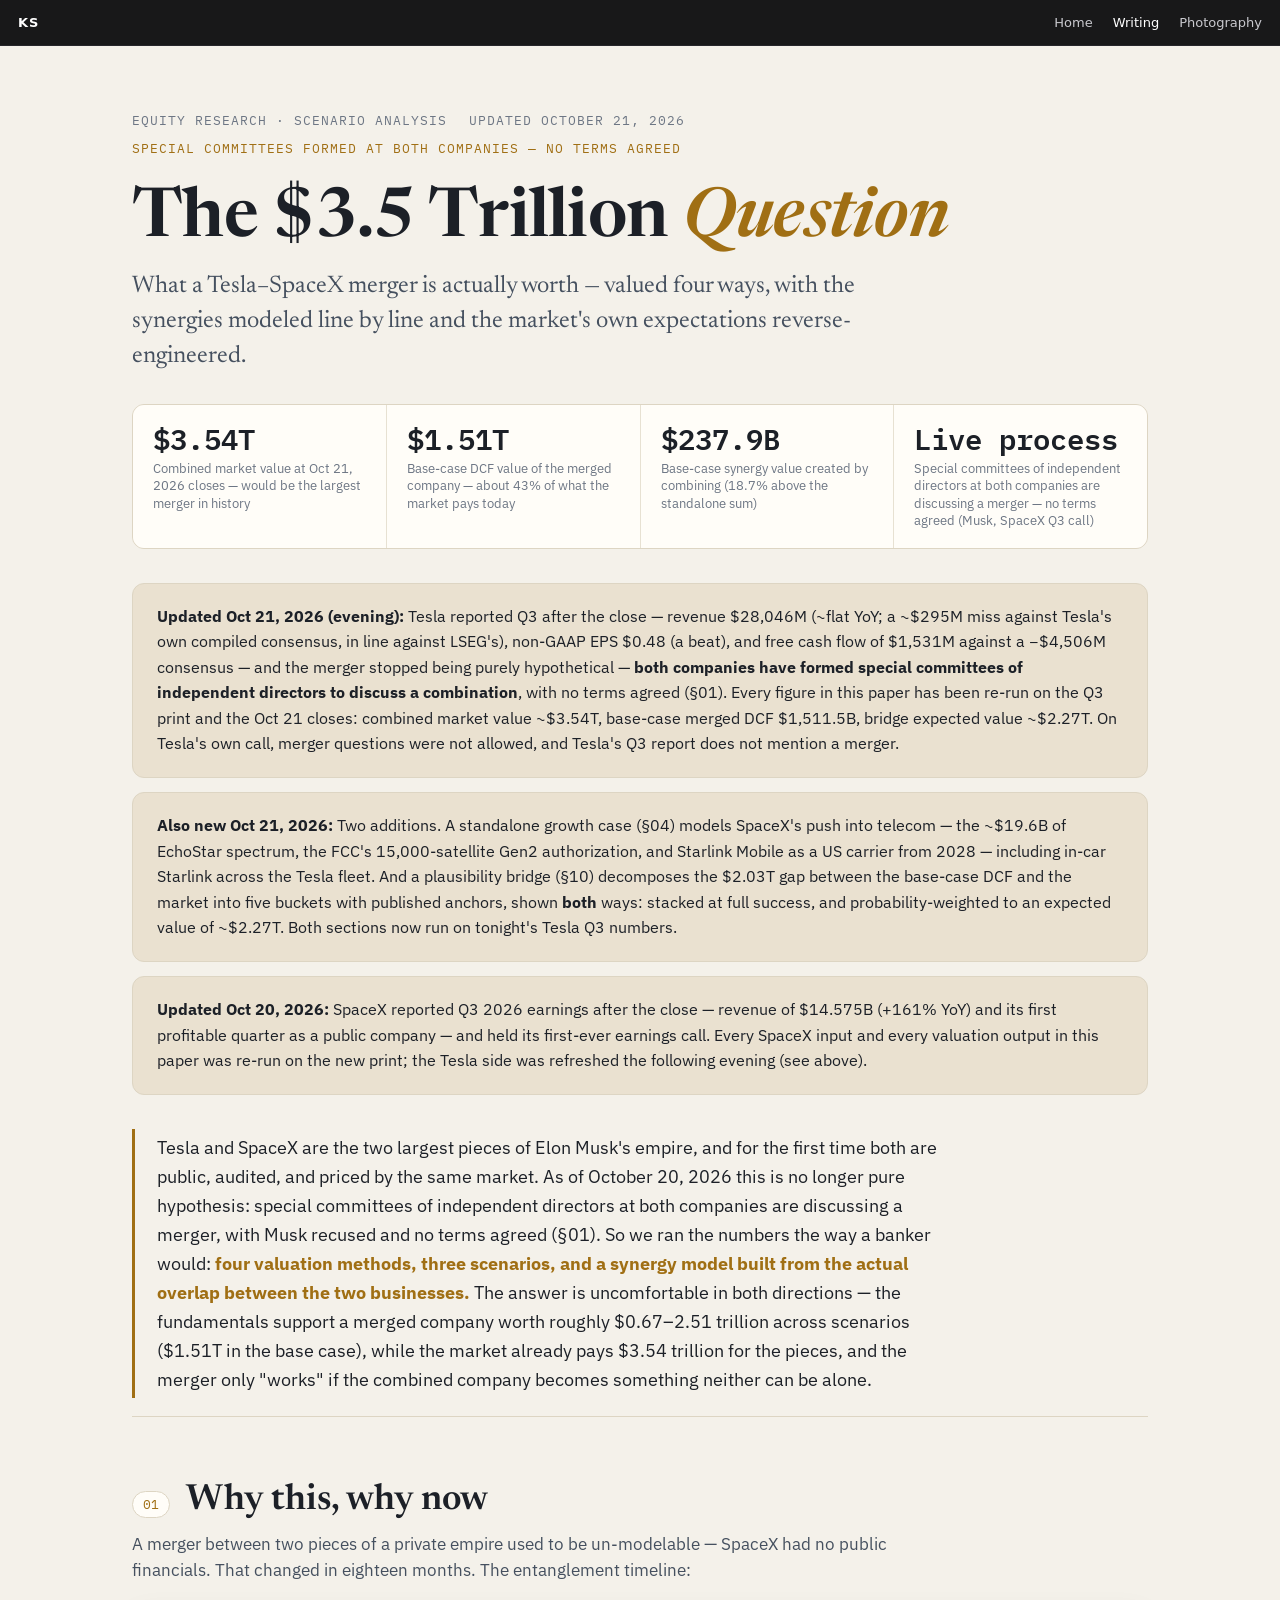
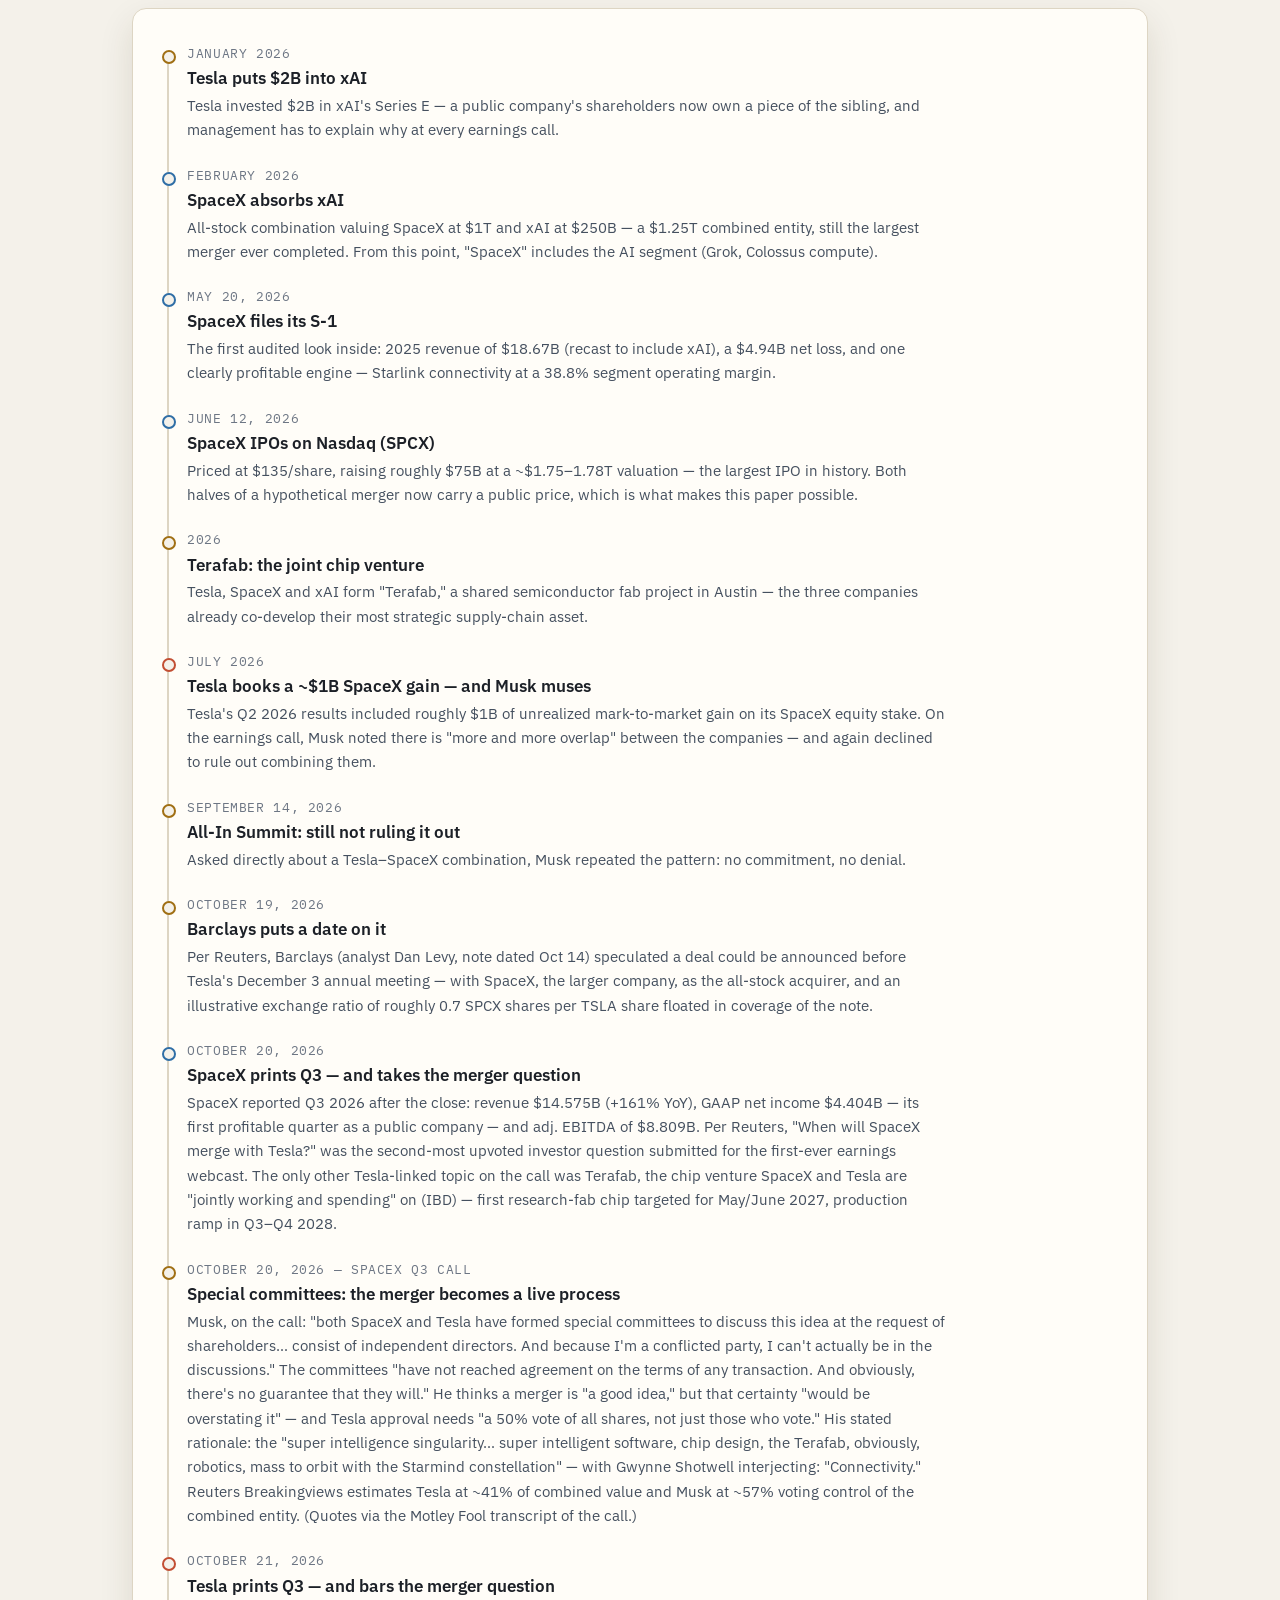
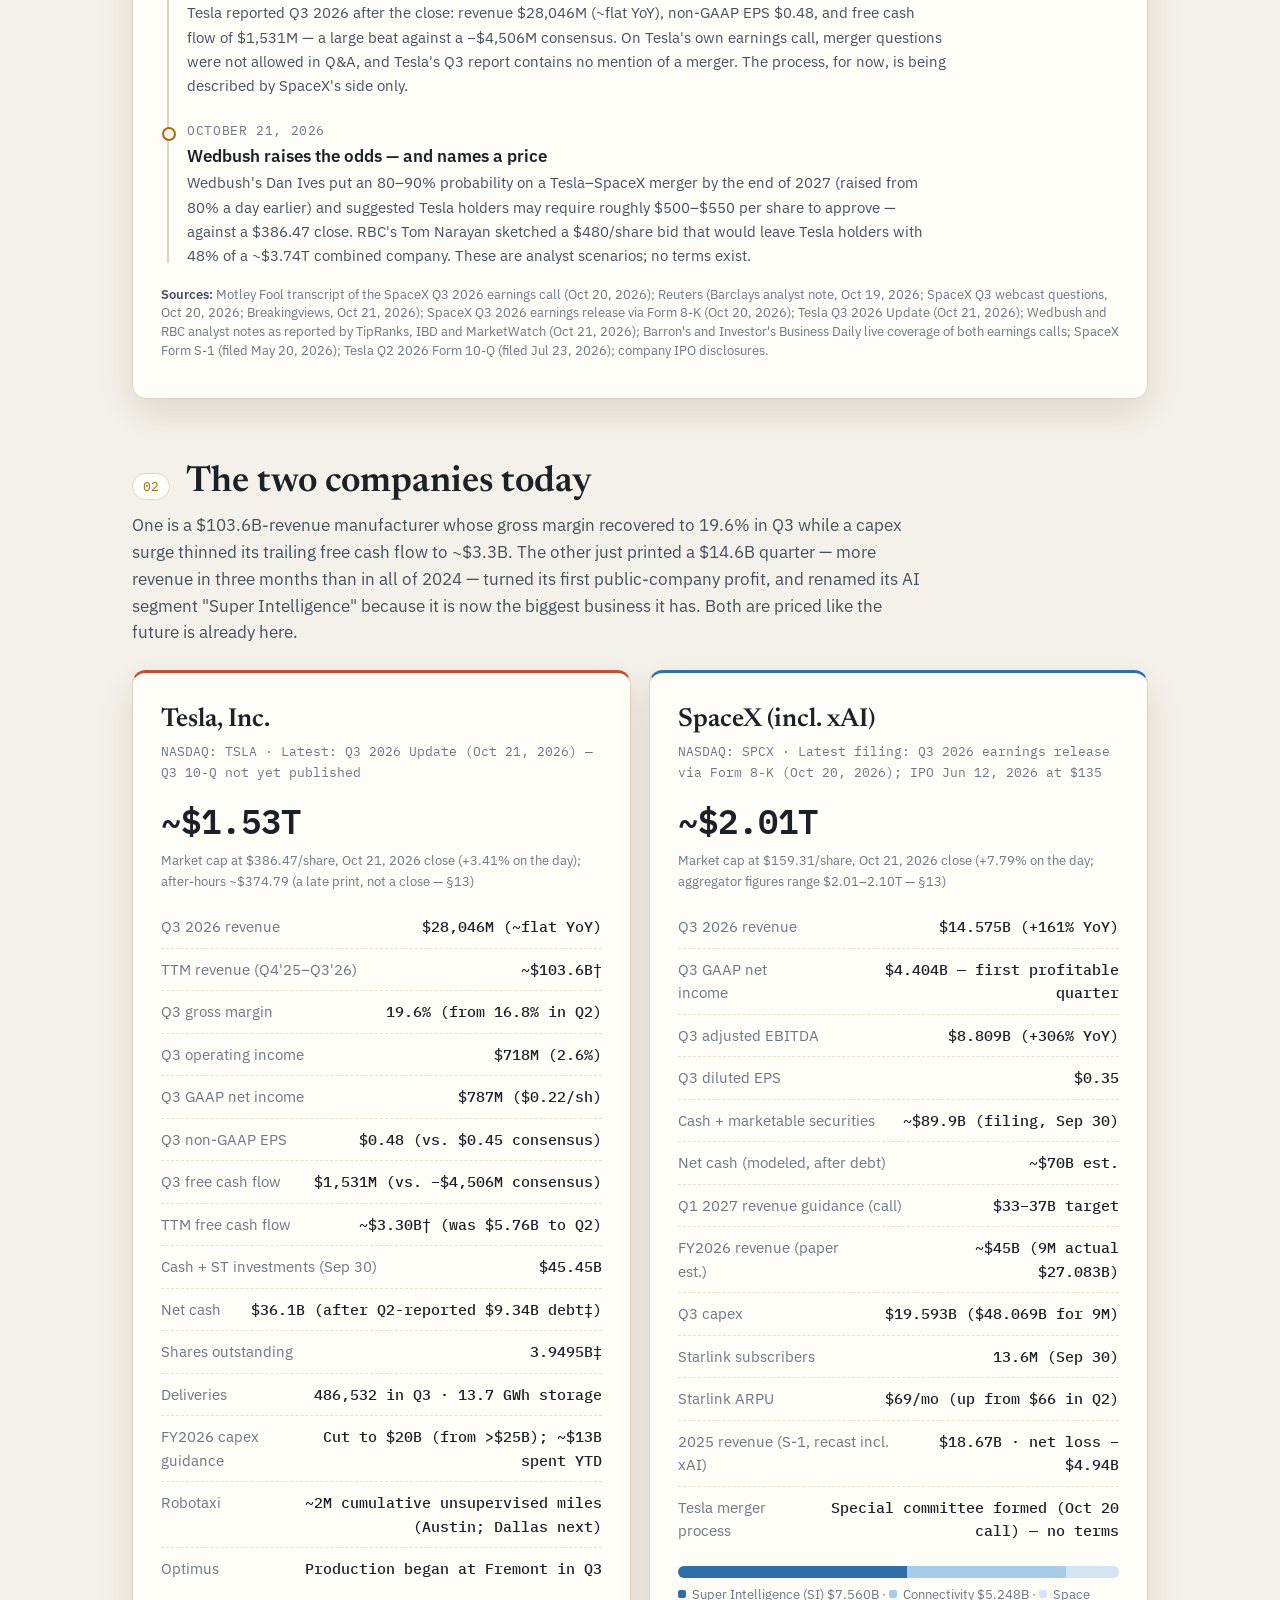
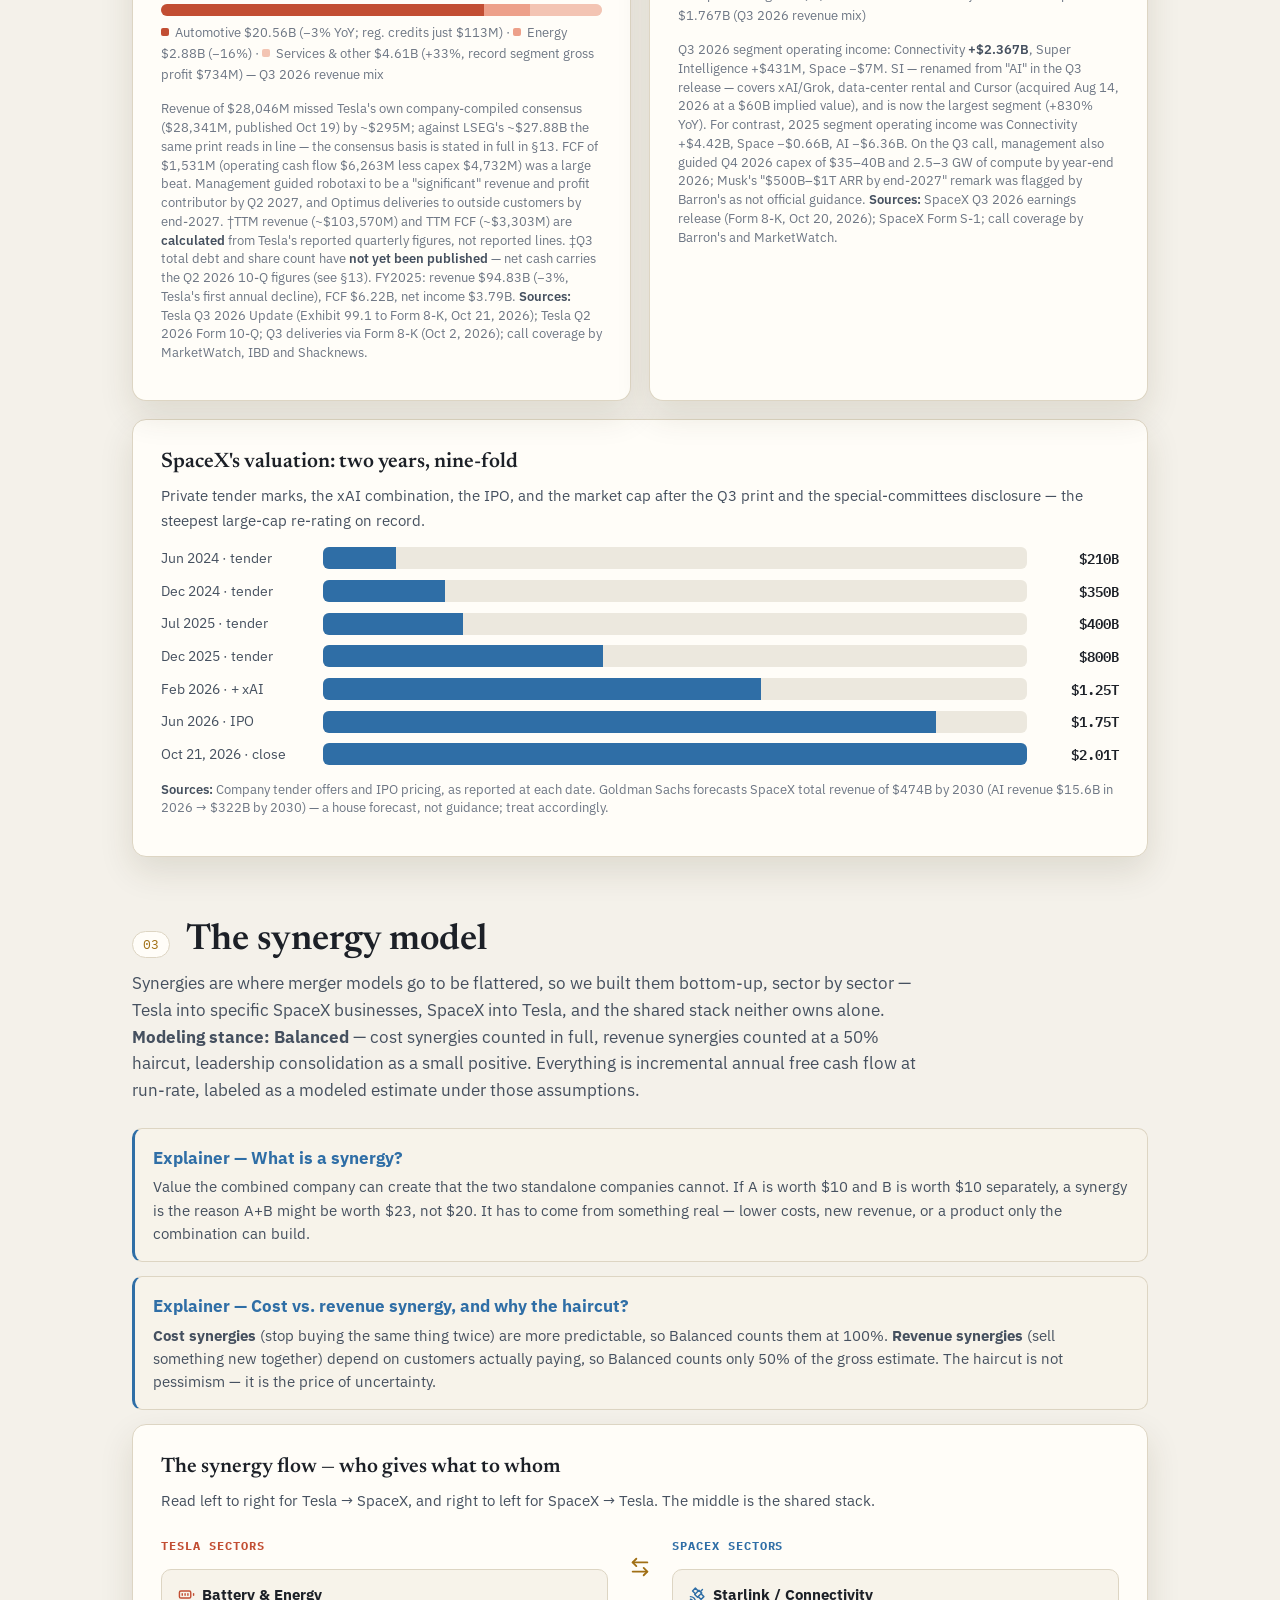
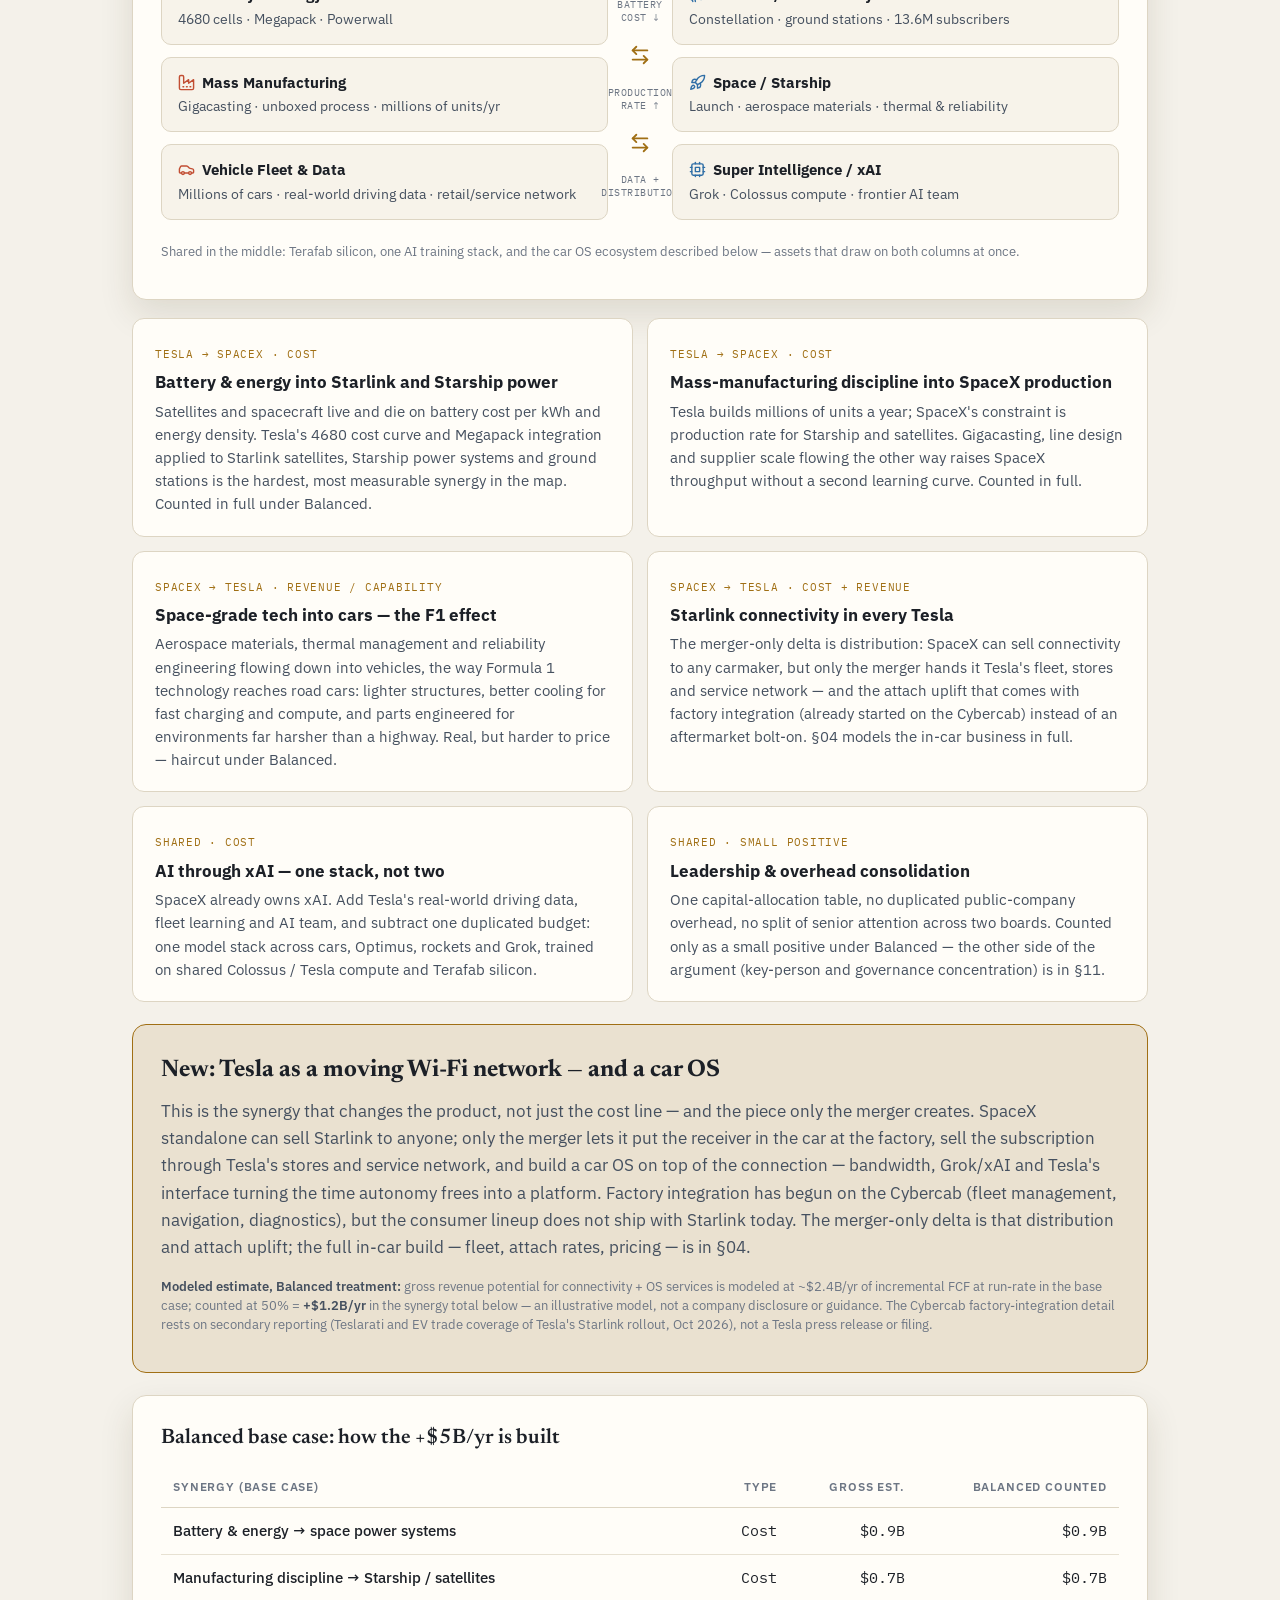
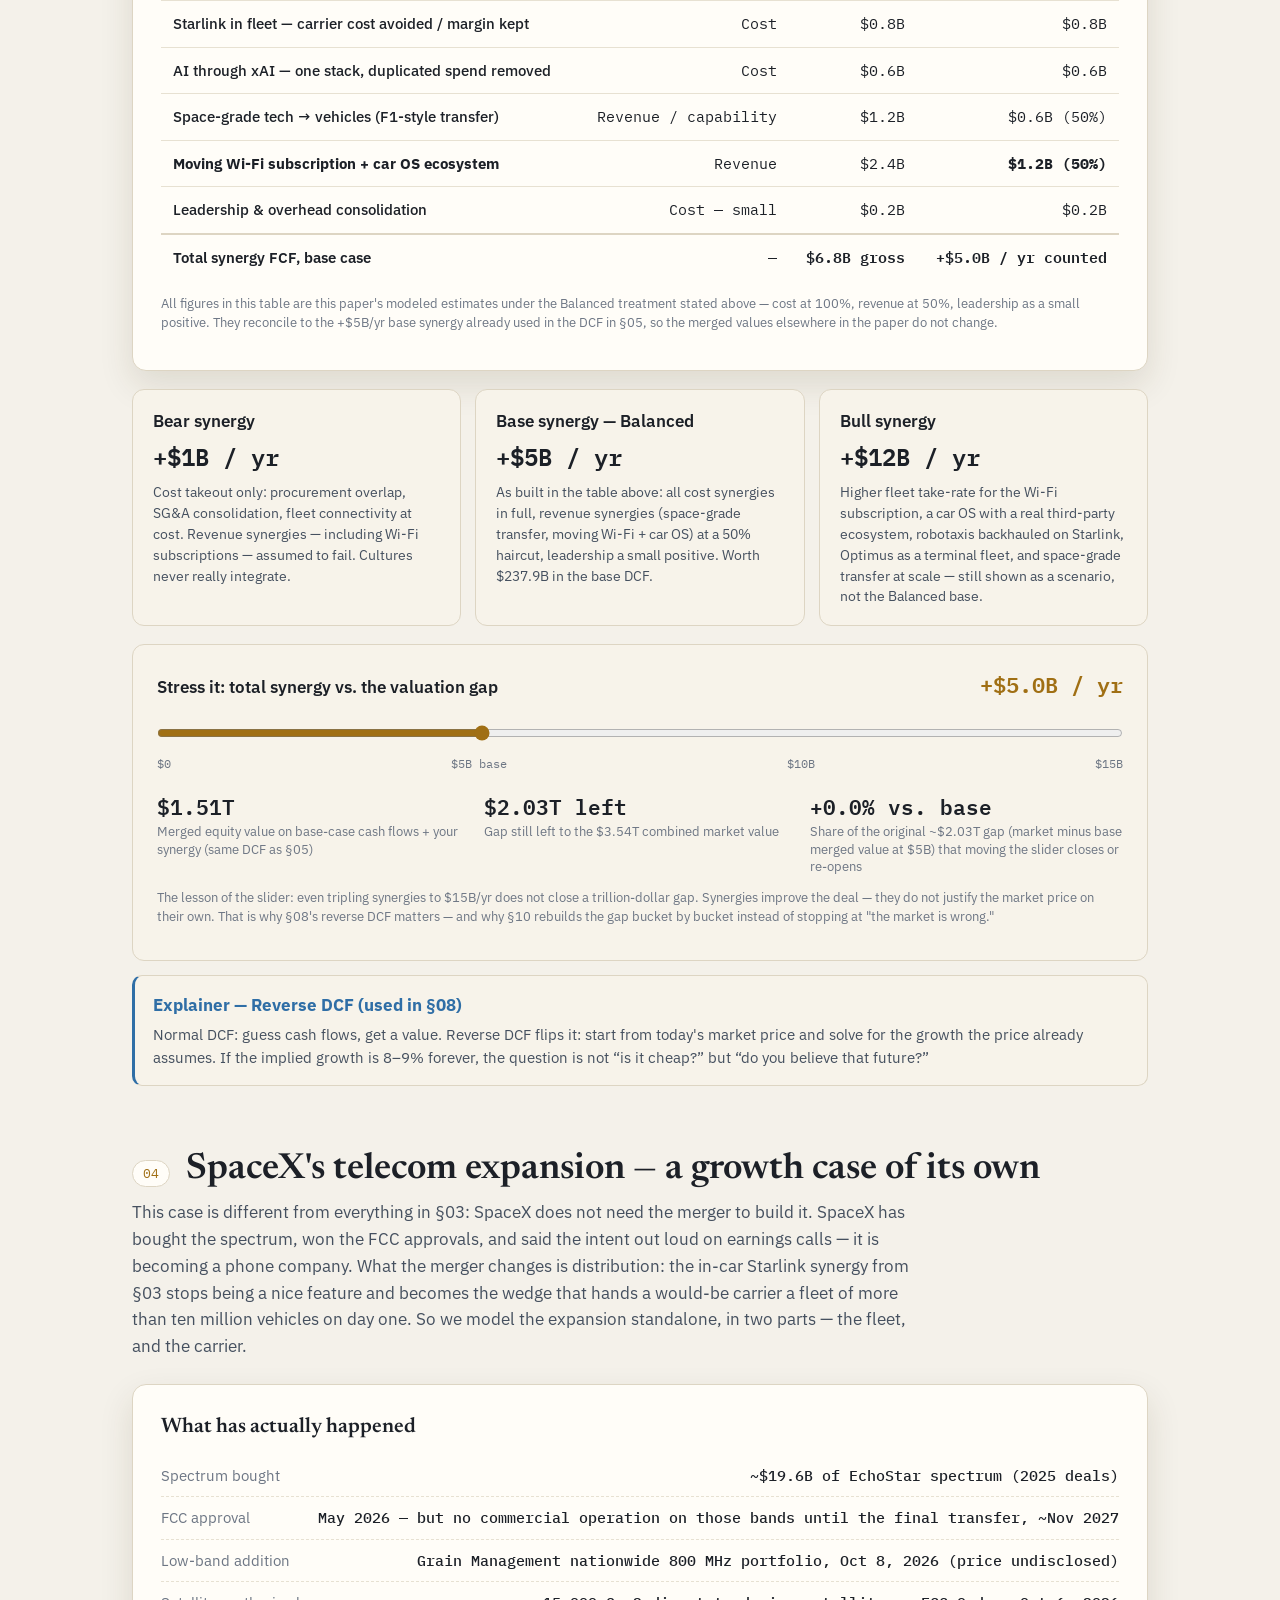
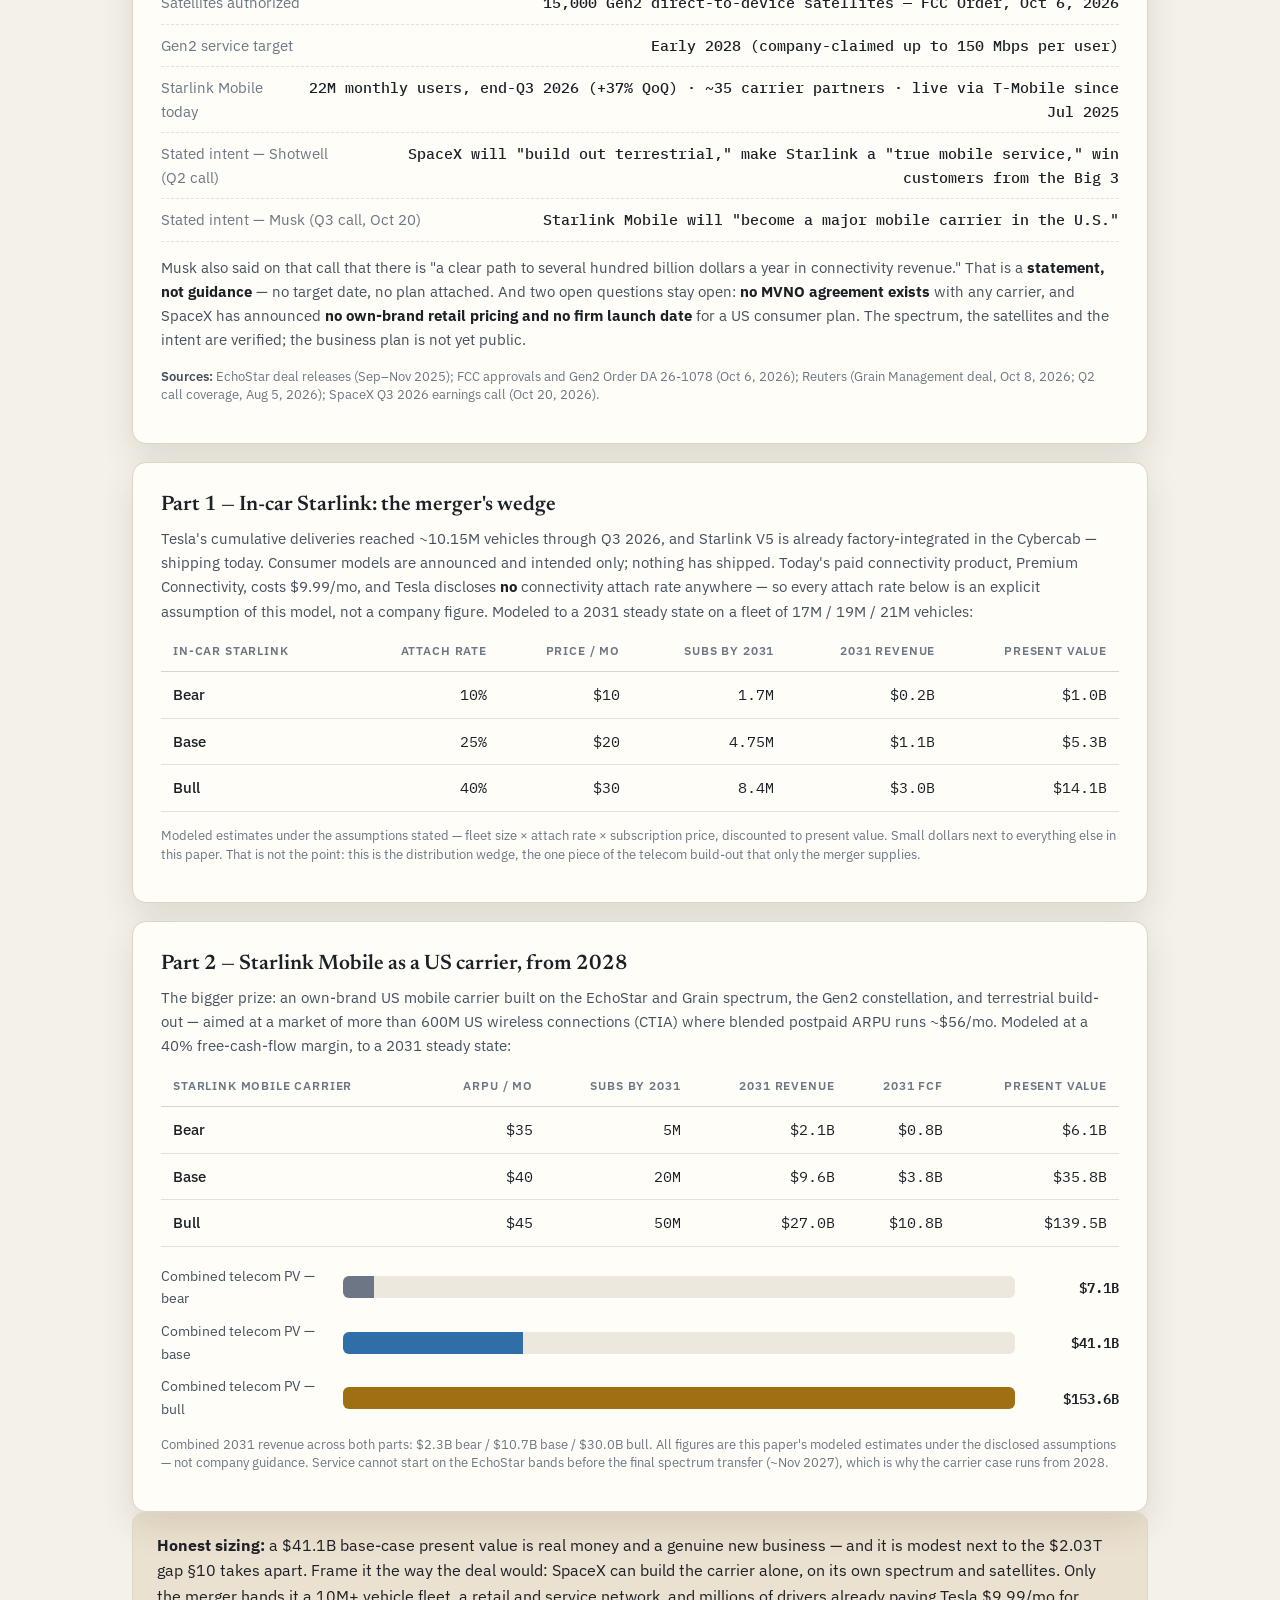
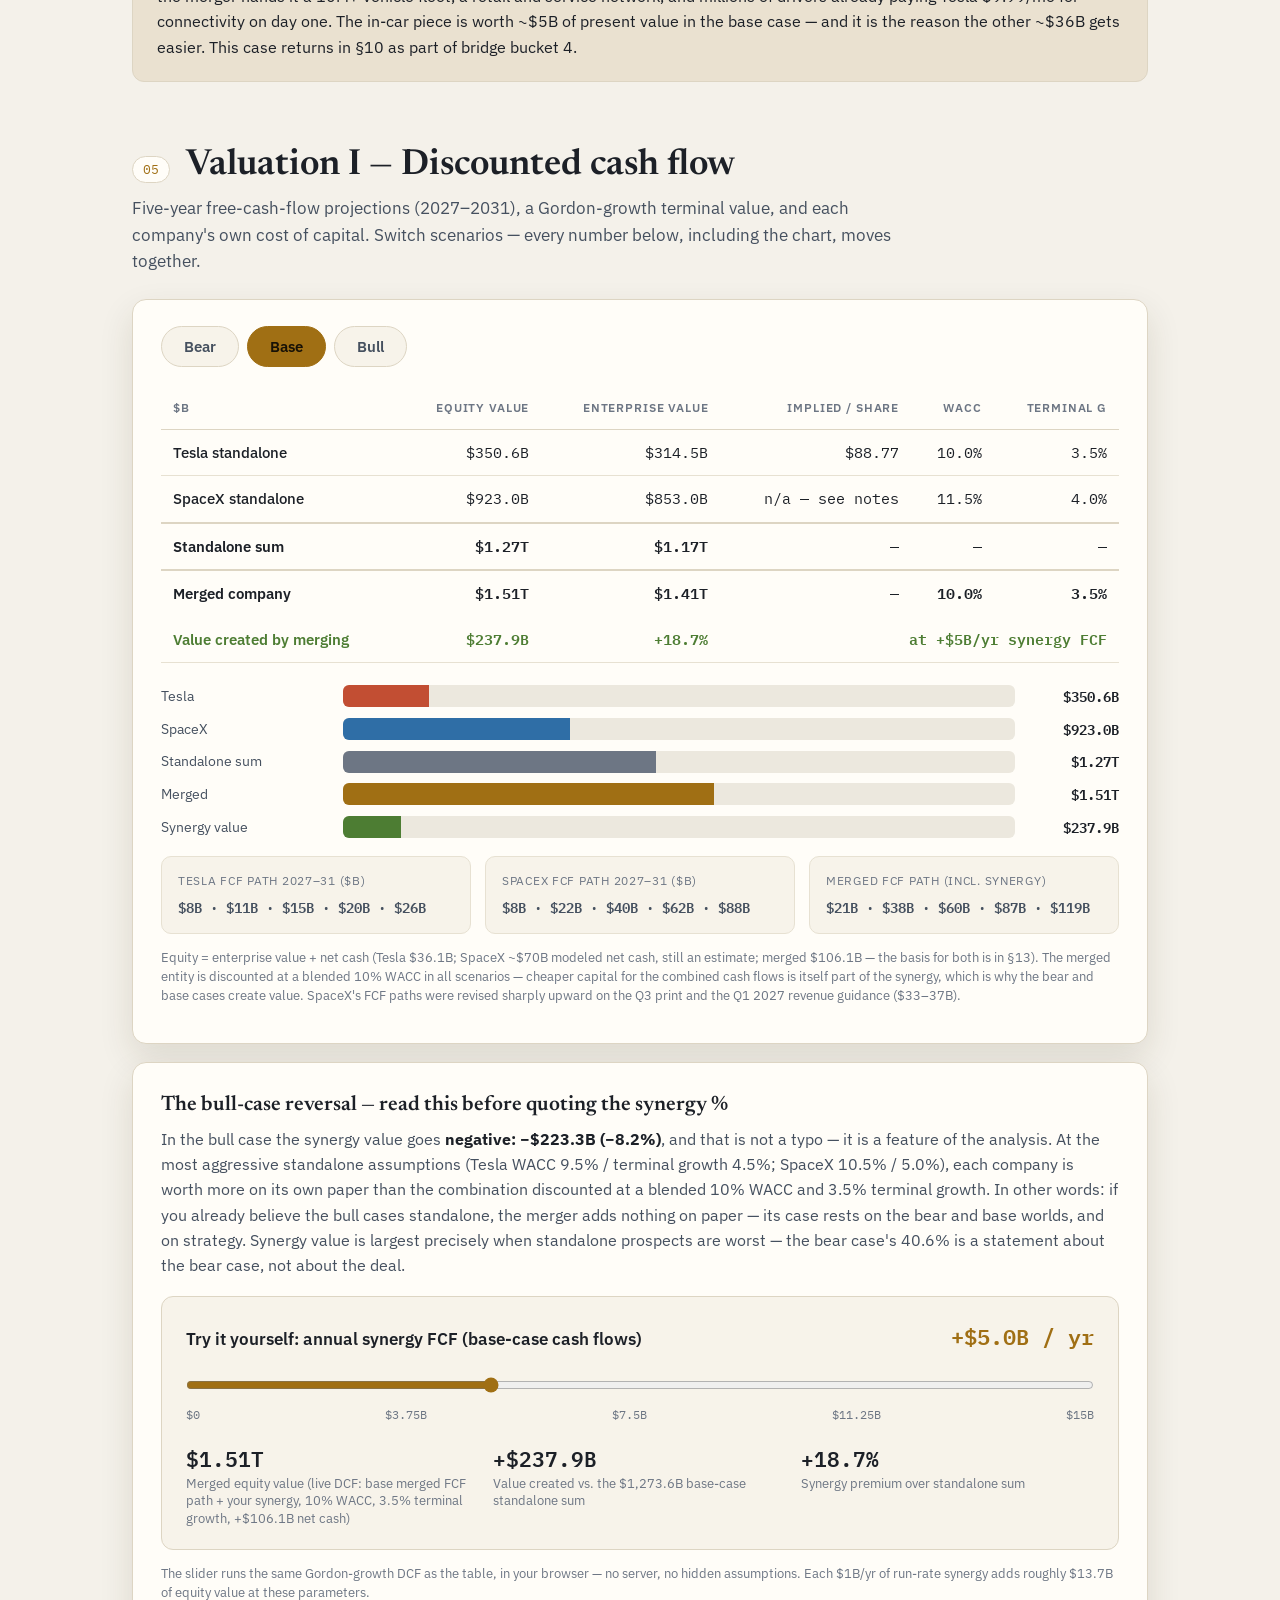
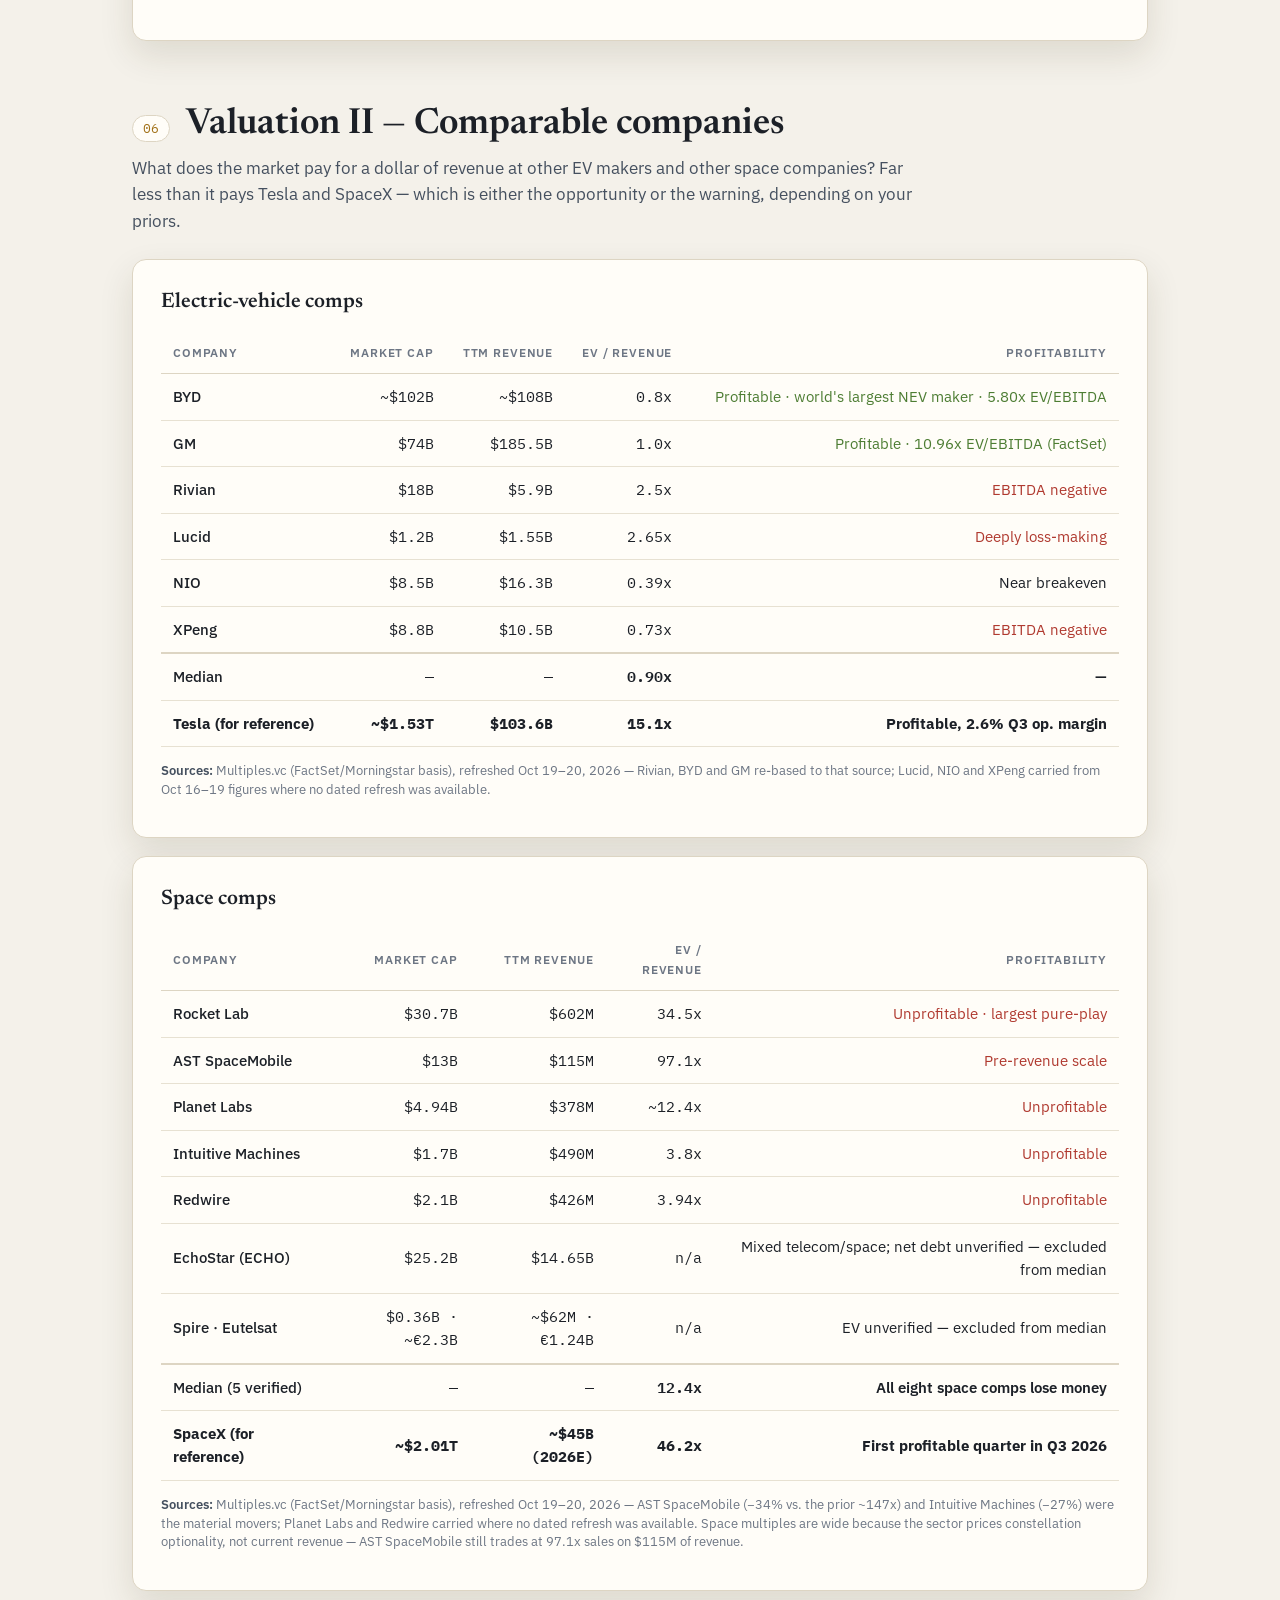
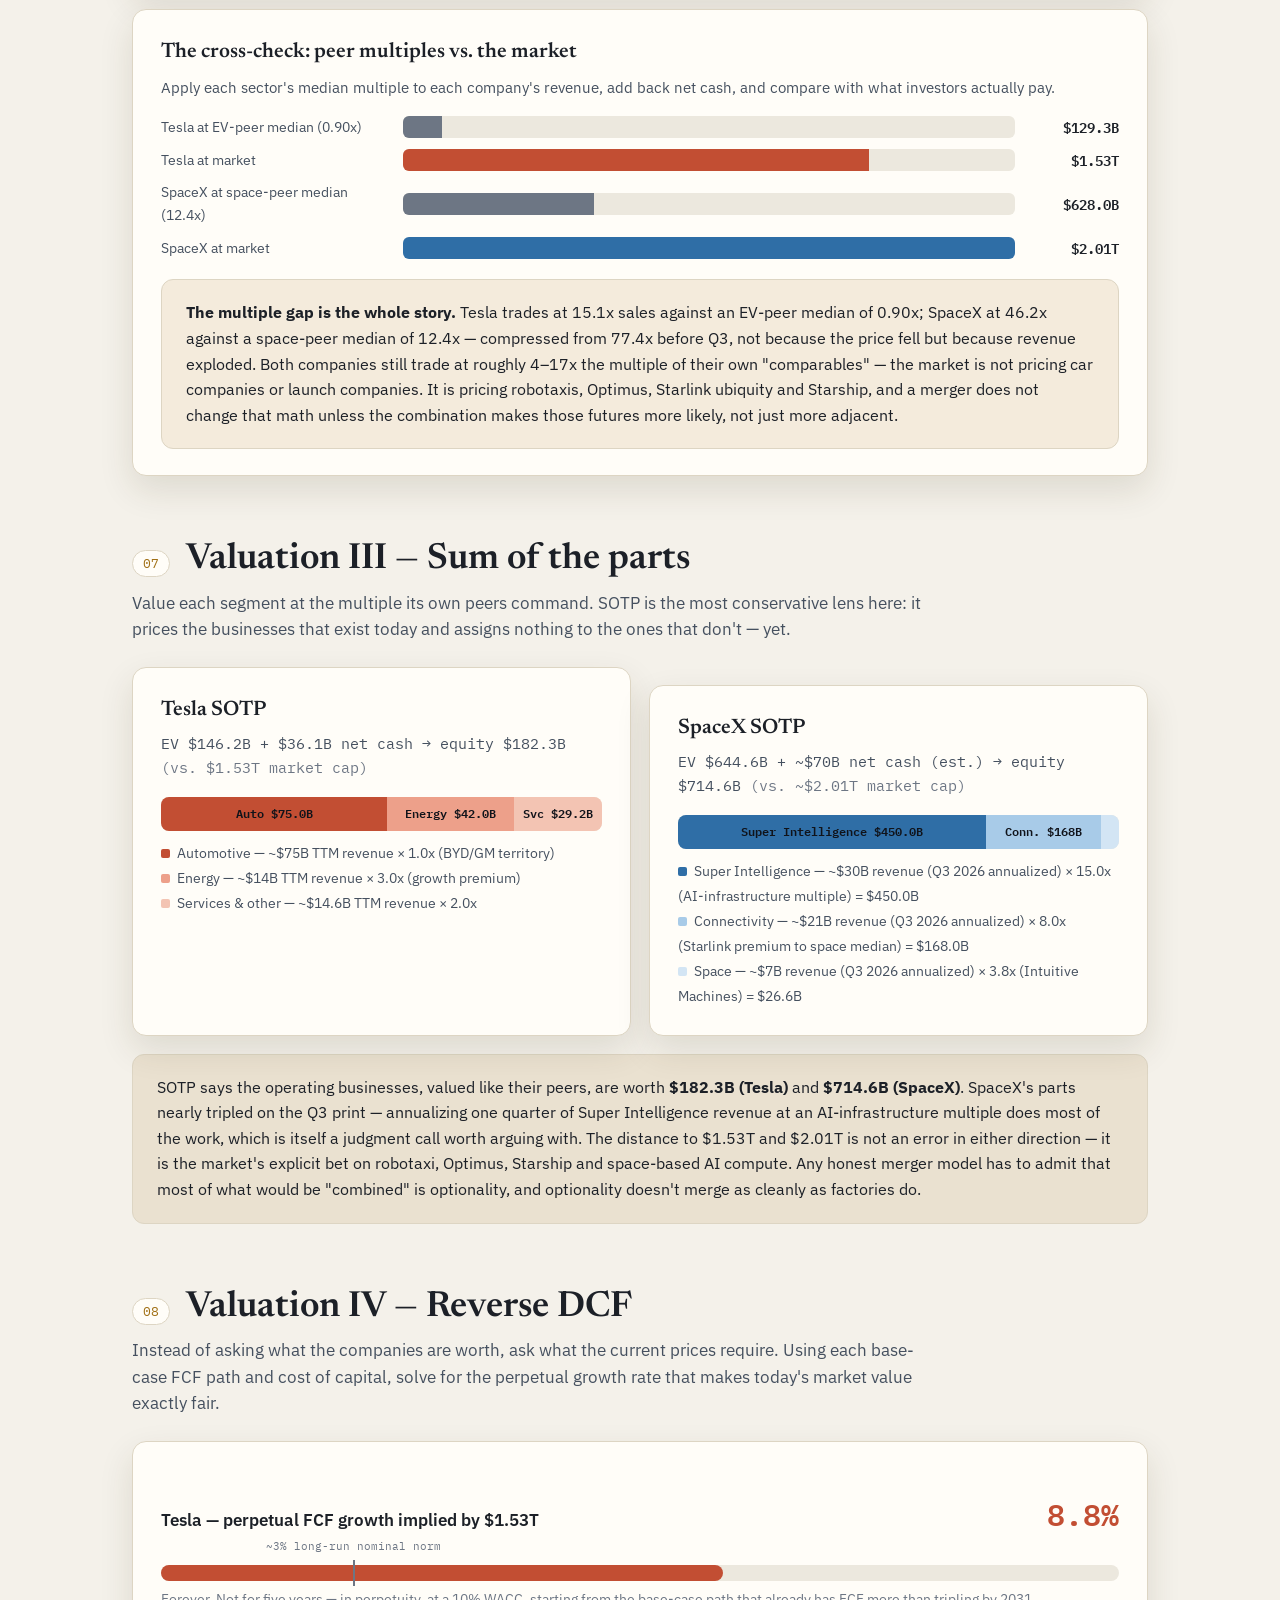
<file: spacex-tesla-merger.html>
<!doctype html>
<html lang="en">
  <head>
    <meta charset="utf-8" />
    <meta name="viewport" content="width=device-width, initial-scale=1, viewport-fit=cover" />
    <meta name="color-scheme" content="dark light" />
    <link rel="icon" href="data:," />
    <title>The $3.5 Trillion Question — Tesla × SpaceX Merger Paper</title>
    <link rel="preconnect" href="https://fonts.googleapis.com" />
    <link rel="preconnect" href="https://fonts.gstatic.com" crossorigin />
    <link href="https://fonts.googleapis.com/css2?family=Newsreader:ital,opsz,wght@0,6..72,400;0,6..72,500;0,6..72,600;0,6..72,700;1,6..72,400;1,6..72,500&family=IBM+Plex+Sans:wght@400;500;600;700&family=IBM+Plex+Mono:wght@400;500;600&display=swap" rel="stylesheet" />
    <style>
      :root{
        --bg:#0b0d10; --bg-2:#101318; --card:#14181f; --card-2:#181d26;
        --line:#262d38; --line-soft:#1d232d;
        --ink:#eef1f5; --ink-2:#b9c2cf; --ink-3:#8b96a5;
        --tsla:#e0654a; --tsla-soft:rgba(224,101,74,.16);
        --spcx:#6ea8d8; --spcx-soft:rgba(110,168,216,.15);
        --amber:#e0a83e; --amber-soft:rgba(224,168,62,.14);
        --green:#84b96a; --green-soft:rgba(132,185,106,.13);
        --red:#d96a5f; --shadow:0 18px 44px rgba(0,0,0,.42);
      }
      @media (prefers-color-scheme: light){
        :root{
          --bg:#f4f1ea; --bg-2:#ece8de; --card:#fffdf8; --card-2:#f7f3ea;
          --line:#ddd5c3; --line-soft:#e7e1d2;
          --ink:#1c2027; --ink-2:#45505f; --ink-3:#6d7684;
          --tsla:#c24e33; --tsla-soft:rgba(194,78,51,.10);
          --spcx:#2f6ea6; --spcx-soft:rgba(47,110,166,.10);
          --amber:#a06f14; --amber-soft:rgba(160,111,20,.12);
          --green:#4d7d33; --green-soft:rgba(77,125,51,.12);
          --red:#b03a30; --shadow:0 14px 34px rgba(60,50,20,.12);
        }
      }
      *{box-sizing:border-box}
      html{scroll-behavior:smooth}
      body{margin:0;background:var(--bg);color:var(--ink);font-family:"IBM Plex Sans",system-ui,sans-serif;font-size:16.5px;line-height:1.62;-webkit-font-smoothing:antialiased}
      .wrap{max-width:1060px;margin:0 auto;padding:0 22px 90px}
      .mono{font-family:"IBM Plex Mono",ui-monospace,monospace}
      a{color:var(--spcx)}
      .hero{padding:64px 0 10px;border-bottom:1px solid var(--line)}
      .hero-meta{display:flex;flex-wrap:wrap;gap:8px 22px;align-items:baseline;font-family:"IBM Plex Mono",monospace;font-size:12.5px;letter-spacing:.08em;text-transform:uppercase;color:var(--ink-3);margin-bottom:26px}
      .hero-meta .live{color:var(--amber)}
      h1{font-family:"Newsreader",Georgia,serif;font-weight:600;font-size:clamp(40px,6.4vw,68px);line-height:1.04;letter-spacing:-.01em;margin:0 0 14px}
      h1 .accent{color:var(--amber);font-style:italic}
      .hero-sub{font-family:"Newsreader",Georgia,serif;font-size:clamp(19px,2.6vw,24px);line-height:1.45;color:var(--ink-2);max-width:760px;margin:0 0 30px;font-weight:400}
      .hero-stats{display:grid;grid-template-columns:repeat(4,1fr);gap:1px;background:var(--line-soft);border:1px solid var(--line);border-radius:12px;overflow:hidden;margin-bottom:34px}
      .hero-stat{background:var(--card);padding:18px 20px}
      .hero-stat .v{font-family:"IBM Plex Mono",monospace;font-size:clamp(21px,3vw,29px);font-weight:600;line-height:1.1}
      .hero-stat .k{font-size:12.5px;color:var(--ink-3);margin-top:5px;line-height:1.4}
      .thesis{border-left:3px solid var(--amber);padding:4px 0 4px 22px;margin:34px 0 8px;font-size:17.5px;line-height:1.66;max-width:820px}
      .thesis strong{color:var(--amber)}
      section{margin-top:64px}
      .sec-head{display:flex;align-items:baseline;gap:16px;margin-bottom:8px}
      .sec-num{font-family:"IBM Plex Mono",monospace;font-size:13px;color:var(--amber);border:1px solid var(--line);border-radius:999px;padding:2px 10px;white-space:nowrap;background:var(--card)}
      h2{font-family:"Newsreader",Georgia,serif;font-weight:600;font-size:clamp(27px,3.6vw,36px);line-height:1.15;margin:0}
      .sec-lede{color:var(--ink-2);max-width:800px;margin:6px 0 24px;font-size:16.5px}
      .card{background:var(--card);border:1px solid var(--line);border-radius:14px;padding:26px 28px;box-shadow:var(--shadow)}
      .card + .card{margin-top:18px}
      .src{font-size:12.5px;color:var(--ink-3);margin-top:14px;line-height:1.5}
      .src b{color:var(--ink-2);font-weight:600}
      .timeline{position:relative;margin:8px 0 0;padding-left:26px}
      .timeline::before{content:"";position:absolute;left:6px;top:8px;bottom:8px;width:2px;background:var(--line)}
      .tl-item{position:relative;padding:0 0 22px}
      .tl-item:last-child{padding-bottom:2px}
      .tl-item::before{content:"";position:absolute;left:-25px;top:7px;width:10px;height:10px;border-radius:50%;background:var(--bg);border:2px solid var(--amber)}
      .tl-item.blue::before{border-color:var(--spcx)}
      .tl-item.red::before{border-color:var(--tsla)}
      .tl-date{font-family:"IBM Plex Mono",monospace;font-size:12.5px;color:var(--ink-3);letter-spacing:.05em;text-transform:uppercase}
      .tl-title{font-weight:600;font-size:16.5px;margin:2px 0 2px}
      .tl-body{color:var(--ink-2);font-size:15px;max-width:760px}
      .duo{display:grid;grid-template-columns:1fr 1fr;gap:18px}
      .co-card{border-radius:14px;border:1px solid var(--line);background:var(--card);padding:26px 28px;box-shadow:var(--shadow)}
      .co-card.tsla{border-top:3px solid var(--tsla)}
      .co-card.spcx{border-top:3px solid var(--spcx)}
      .co-name{font-family:"Newsreader",Georgia,serif;font-size:26px;font-weight:600;margin:0}
      .co-tick{font-family:"IBM Plex Mono",monospace;font-size:13px;color:var(--ink-3)}
      .co-mkt{font-family:"IBM Plex Mono",monospace;font-size:34px;font-weight:600;margin:10px 0 2px}
      .co-mkt-k{font-size:13px;color:var(--ink-3)}
      .kv{display:flex;justify-content:space-between;gap:14px;padding:9px 0;border-bottom:1px dashed var(--line-soft);font-size:14.5px}
      .kv:last-child{border-bottom:none}
      .kv .k{color:var(--ink-3)}
      .kv .v{font-family:"IBM Plex Mono",monospace;font-weight:500;text-align:right}
      .segbar{display:flex;height:12px;border-radius:6px;overflow:hidden;margin:14px 0 6px;background:var(--bg-2)}
      .segbar div{height:100%}
      .seg-legend{font-size:12.5px;color:var(--ink-3);line-height:1.7}
      .seg-legend .dot{display:inline-block;width:8px;height:8px;border-radius:2px;margin-right:6px;vertical-align:1px}
      .buckets{display:grid;grid-template-columns:repeat(3,1fr);gap:14px}
      .bucket{background:var(--card);border:1px solid var(--line);border-radius:12px;padding:20px 22px}
      .bucket h3{margin:0 0 6px;font-size:16.5px;font-weight:600;line-height:1.3}
      .bucket p{margin:0;color:var(--ink-2);font-size:14.5px;line-height:1.55}
      .bucket .tag{font-family:"IBM Plex Mono",monospace;font-size:11px;letter-spacing:.07em;text-transform:uppercase;color:var(--amber);display:block;margin-bottom:9px}
      .scen-row{display:grid;grid-template-columns:repeat(3,1fr);gap:14px;margin-top:18px}
      .scen-mini{border:1px solid var(--line);border-radius:12px;padding:18px 20px;background:var(--card-2)}
      .scen-mini .amt{font-family:"IBM Plex Mono",monospace;font-size:24px;font-weight:600}
      .scen-mini .nm{font-weight:600;margin-bottom:2px}
      .scen-mini p{margin:6px 0 0;color:var(--ink-2);font-size:13.5px;line-height:1.55}
      .tabs{display:flex;gap:8px;flex-wrap:wrap;margin-bottom:20px}
      .tab{font-family:"IBM Plex Sans",sans-serif;font-size:15px;font-weight:600;cursor:pointer;padding:10px 22px;border-radius:999px;border:1px solid var(--line);background:var(--card-2);color:var(--ink-2);transition:all .15s ease}
      .tab:hover{border-color:var(--amber);color:var(--ink)}
      .tab[aria-pressed="true"]{background:var(--amber);border-color:var(--amber);color:#171106}
      table{width:100%;border-collapse:collapse;font-size:15px}
      th,td{padding:11px 12px;text-align:right;border-bottom:1px solid var(--line-soft)}
      th:first-child,td:first-child{text-align:left}
      thead th{font-size:12px;letter-spacing:.07em;text-transform:uppercase;color:var(--ink-3);font-weight:600;border-bottom:1px solid var(--line)}
      tbody td{font-family:"IBM Plex Mono",monospace;font-size:14.5px}
      tbody td:first-child{font-family:"IBM Plex Sans",sans-serif;font-weight:500}
      tr.total td{border-top:2px solid var(--line);border-bottom:none;font-weight:600}
      tr.synergy td{color:var(--green);font-weight:600}
      .bar-row{display:grid;grid-template-columns:170px 1fr 92px;gap:12px;align-items:center;margin:10px 0;font-size:14px}
      .bar-row .bl{color:var(--ink-2)}
      .bar-track{height:22px;background:var(--bg-2);border-radius:6px;overflow:hidden;display:flex}
      .bar-fill{height:100%;transition:width .45s ease}
      .bar-row .bv{font-family:"IBM Plex Mono",monospace;font-weight:600;text-align:right}
      .assump{display:grid;grid-template-columns:repeat(3,1fr);gap:14px;margin-top:18px}
      .assump .a{background:var(--card-2);border:1px solid var(--line-soft);border-radius:10px;padding:14px 16px}
      .assump .a .k{font-size:12px;color:var(--ink-3);text-transform:uppercase;letter-spacing:.06em}
      .assump .a .v{font-family:"IBM Plex Mono",monospace;font-size:16px;font-weight:600;margin-top:3px}
      .flows{font-family:"IBM Plex Mono",monospace;font-size:13px;color:var(--ink-2);line-height:1.9;word-break:break-word}
      .flows b{color:var(--ink)}
      .callout{border:1px solid var(--line);border-radius:12px;padding:20px 24px;background:var(--amber-soft);font-size:16px;line-height:1.6}
      .callout.green{background:var(--green-soft)}
      .callout b{font-weight:700}
      .slider-box{background:var(--card-2);border:1px solid var(--line);border-radius:12px;padding:22px 24px;margin-top:18px}
      .slider-top{display:flex;justify-content:space-between;align-items:baseline;flex-wrap:wrap;gap:8px}
      .slider-top .lab{font-weight:600}
      .slider-top .val{font-family:"IBM Plex Mono",monospace;font-size:22px;font-weight:600;color:var(--amber)}
      input[type=range]{width:100%;margin:16px 0 6px;accent-color:var(--amber);height:28px;cursor:pointer}
      .slider-scale{display:flex;justify-content:space-between;font-family:"IBM Plex Mono",monospace;font-size:11.5px;color:var(--ink-3)}
      .slider-out{display:grid;grid-template-columns:repeat(3,1fr);gap:14px;margin-top:16px}
      .slider-out .ov{font-family:"IBM Plex Mono",monospace;font-size:21px;font-weight:600}
      .slider-out .ok{font-size:12.5px;color:var(--ink-3);line-height:1.4}
      .tbl-scroll{overflow-x:auto}
      .pos{color:var(--green)} .neg{color:var(--red)}
      .median-row td{border-top:2px solid var(--line);font-weight:600}
      .gap-chart .bar-row{grid-template-columns:230px 1fr 92px}
      .sotp-grid{display:grid;grid-template-columns:1fr 1fr;gap:18px}
      .sotp h3{font-family:"Newsreader",Georgia,serif;font-size:21px;margin:0 0 4px;font-weight:600}
      .sotp .tot{font-family:"IBM Plex Mono",monospace;font-size:15px;color:var(--ink-2)}
      .stack{display:flex;height:34px;border-radius:8px;overflow:hidden;margin:16px 0 10px;background:var(--bg-2)}
      .stack div{height:100%;display:flex;align-items:center;justify-content:center;font-family:"IBM Plex Mono",monospace;font-size:12px;font-weight:600;color:#10131a;overflow:hidden;white-space:nowrap;padding:0 4px}
      .stack-legend{font-size:13.5px;color:var(--ink-2);line-height:1.85}
      .stack-legend .dot{display:inline-block;width:9px;height:9px;border-radius:2px;margin-right:7px}
      .gauge{margin:22px 0}
      .gauge .g-head{display:flex;justify-content:space-between;align-items:baseline;flex-wrap:wrap;gap:6px}
      .gauge .g-name{font-weight:600;font-size:17px}
      .gauge .g-val{font-family:"IBM Plex Mono",monospace;font-size:30px;font-weight:600}
      .gauge-track{position:relative;height:16px;background:var(--bg-2);border-radius:8px;margin-top:26px}
      .gauge-fill{position:absolute;left:0;top:0;bottom:0;border-radius:8px}
      .gauge-mark{position:absolute;top:-5px;bottom:-5px;width:2px;background:var(--ink-3)}
      .gauge-mark span{position:absolute;top:-22px;left:50%;transform:translateX(-50%);font-size:11px;color:var(--ink-3);white-space:nowrap;font-family:"IBM Plex Mono",monospace}
      .gauge-note{font-size:13.5px;color:var(--ink-3);margin-top:8px}
      .hist .bar-row{grid-template-columns:150px 1fr 80px}
      .risks{display:grid;grid-template-columns:1fr 1fr;gap:14px}
      .risk{background:var(--card);border:1px solid var(--line);border-radius:12px;padding:20px 22px}
      .risk h3{margin:0 0 6px;font-size:16px;font-weight:600}
      .risk p{margin:0;color:var(--ink-2);font-size:14.5px;line-height:1.55}
      .verdict{font-family:"Newsreader",Georgia,serif;font-size:clamp(19px,2.6vw,23px);line-height:1.55}
      .verdict b{color:var(--amber)}
      ul.tight{margin:10px 0;padding-left:20px;color:var(--ink-2);font-size:15px;line-height:1.7}
      ul.tight li{margin-bottom:6px}
      .foot{margin-top:70px;border-top:1px solid var(--line);padding-top:22px;font-size:13px;color:var(--ink-3);line-height:1.65}
      .foot b{color:var(--ink-2)}
      .explain{background:var(--card-2);border:1px solid var(--line);border-left:3px solid var(--spcx);border-radius:10px;padding:16px 18px;margin:14px 0}
      .explain b{color:var(--spcx)}
      .explain p{margin:4px 0 0;color:var(--ink-2);font-size:14.5px;line-height:1.6}
      .flow{display:grid;grid-template-columns:1fr 64px 1fr;gap:0;align-items:stretch;margin:22px 0}
      .flow-col{display:flex;flex-direction:column;gap:12px}
      .flow-col h4{margin:0 0 2px;font-family:"IBM Plex Mono",monospace;font-size:12px;letter-spacing:.08em;text-transform:uppercase}
      .flow-node{border:1px solid var(--line);border-radius:10px;padding:14px 16px;background:var(--card-2);font-size:14px;line-height:1.5}
      .flow-node b{display:block;font-size:15px;margin-bottom:2px}
      .flow-node span{color:var(--ink-2)}
      .flow-mid{display:flex;flex-direction:column;align-items:center;justify-content:space-around;color:var(--amber);font-size:20px;padding:10px 0}
      .flow-mid small{font-size:10px;color:var(--ink-3);text-align:center;line-height:1.3;font-family:"IBM Plex Mono",monospace;text-transform:uppercase;letter-spacing:.05em}
      .sector-grid{display:grid;grid-template-columns:1fr 1fr;gap:14px;margin:18px 0}
      .sector-card{border:1px solid var(--line);border-radius:12px;padding:20px 22px;background:var(--card)}
      .sector-card .dir{font-family:"IBM Plex Mono",monospace;font-size:11px;letter-spacing:.07em;text-transform:uppercase;color:var(--amber)}
      .sector-card h3{margin:6px 0 6px;font-size:17px;line-height:1.3}
      .sector-card p{margin:0;color:var(--ink-2);font-size:14.5px;line-height:1.6}
      .wifi{border:1px solid var(--amber);border-radius:14px;padding:26px 28px;background:var(--amber-soft);margin:22px 0}
      .wifi h3{font-family:"Newsreader",Georgia,serif;font-size:24px;margin:0 0 8px}
      .wifi-grid{display:grid;grid-template-columns:1fr 1fr 1fr;gap:16px;margin-top:16px}
      .wifi-grid div{background:var(--card);border:1px solid var(--line);border-radius:10px;padding:16px}
      .wifi-grid b{display:block;margin-bottom:4px}
      .wifi-grid p{margin:0;color:var(--ink-2);font-size:14px;line-height:1.55}
      .ic{width:17px;height:17px;stroke:currentColor;fill:none;stroke-width:2;stroke-linecap:round;stroke-linejoin:round;vertical-align:-3px;margin-right:7px}
      .ic-t{color:var(--tsla)} .ic-s{color:var(--spcx)}
      .flow-mid .ic{width:22px;height:22px;margin-right:0}
      .wifi-grid .ic{color:var(--amber)}
      .prob-row{display:grid;grid-template-columns:230px 1fr 58px;gap:12px;align-items:center;margin:13px 0;font-size:14px}
      .prob-row .pl{color:var(--ink-2);line-height:1.4}
      .prob-row .pl b{color:var(--ink);font-weight:600}
      .prob-row .pv{font-family:"IBM Plex Mono",monospace;font-weight:600;text-align:right;color:var(--amber);font-size:16px}
      .prob-row input[type=range]{margin:0;height:24px}
      .anchor-note{display:block;font-family:"IBM Plex Sans",sans-serif;font-size:12px;color:var(--ink-3);line-height:1.45;margin-top:3px;font-weight:400}
      @media (max-width:820px){.prob-row{grid-template-columns:1fr 52px}.prob-row input[type=range]{grid-column:1/-1}}
      @media (max-width:820px){.sector-grid,.wifi-grid{grid-template-columns:1fr}.flow{grid-template-columns:1fr}.flow-mid{flex-direction:row;padding:8px 0}}
      @media (max-width:820px){
        .hero-stats{grid-template-columns:1fr 1fr}
        .duo,.sotp-grid,.risks{grid-template-columns:1fr}
        .buckets{grid-template-columns:1fr 1fr}
        .scen-row,.assump{grid-template-columns:1fr}
        .slider-out{grid-template-columns:1fr}
        .bar-row{grid-template-columns:118px 1fr 74px;font-size:13px}
        .gap-chart .bar-row{grid-template-columns:150px 1fr 74px}
        .hist .bar-row{grid-template-columns:104px 1fr 66px}
        th,td{padding:9px 8px}
        .card,.co-card{padding:22px 20px}
      }
      @media (max-width:520px){.buckets{grid-template-columns:1fr}body{font-size:15.5px}}
      @media (prefers-reduced-motion: reduce){html{scroll-behavior:auto}.bar-fill{transition:none}}
    </style>
  </head>
  <body><div style="position:fixed;top:0;left:0;right:0;z-index:9999;height:46px;display:flex;align-items:center;justify-content:space-between;padding:0 18px;background:rgba(10,10,12,.94);border-bottom:1px solid #26262b;font-family:Inter,system-ui,sans-serif;font-size:13px"><a href="index.html" style="color:#fff;text-decoration:none;font-weight:700;letter-spacing:.08em">KS</a><nav style="display:flex;gap:20px"><a href="index.html" style="color:#c9c9ce;text-decoration:none">Home</a><a href="writing.html" style="color:#fff;text-decoration:none">Writing</a><a href="photos.html" style="color:#c9c9ce;text-decoration:none">Photography</a></nav></div><style>body{padding-top:46px !important}</style>
    <main class="wrap">

      <!-- ============ HERO ============ -->
      <header class="hero">
        <div class="hero-meta">
          <span>Equity Research · Scenario Analysis</span>
          <span>Updated October 21, 2026</span>
          <span class="live">Special committees formed at both companies — no terms agreed</span>
        </div>
        <h1>The $3.5 Trillion <span class="accent">Question</span></h1>
        <p class="hero-sub">What a Tesla–SpaceX merger is actually worth — valued four ways, with the synergies modeled line by line and the market's own expectations reverse-engineered.</p>

        <div class="hero-stats">
          <div class="hero-stat"><div class="v">$3.54T</div><div class="k">Combined market value at Oct 21, 2026 closes — would be the largest merger in history</div></div>
          <div class="hero-stat"><div class="v">$1.51T</div><div class="k">Base-case DCF value of the merged company — about 43% of what the market pays today</div></div>
          <div class="hero-stat"><div class="v">$237.9B</div><div class="k">Base-case synergy value created by combining (18.7% above the standalone sum)</div></div>
          <div class="hero-stat"><div class="v">Live process</div><div class="k">Special committees of independent directors at both companies are discussing a merger — no terms agreed (Musk, SpaceX Q3 call)</div></div>
        </div>

        <div class="callout" style="margin-bottom:14px"><b>Updated Oct 21, 2026 (evening):</b> Tesla reported Q3 after the close — revenue $28,046M (~flat YoY; a ~$295M miss against Tesla's own compiled consensus, in line against LSEG's), non-GAAP EPS $0.48 (a beat), and free cash flow of $1,531M against a −$4,506M consensus — and the merger stopped being purely hypothetical — <b>both companies have formed special committees of independent directors to discuss a combination</b>, with no terms agreed (§01). Every figure in this paper has been re-run on the Q3 print and the Oct 21 closes: combined market value ~$3.54T, base-case merged DCF $1,511.5B, bridge expected value ~$2.27T. On Tesla's own call, merger questions were not allowed, and Tesla's Q3 report does not mention a merger.</div>

        <div class="callout" style="margin-bottom:14px"><b>Also new Oct 21, 2026:</b> Two additions. A standalone growth case (§04) models SpaceX's push into telecom — the ~$19.6B of EchoStar spectrum, the FCC's 15,000-satellite Gen2 authorization, and Starlink Mobile as a US carrier from 2028 — including in-car Starlink across the Tesla fleet. And a plausibility bridge (§10) decomposes the $2.03T gap between the base-case DCF and the market into five buckets with published anchors, shown <b>both</b> ways: stacked at full success, and probability-weighted to an expected value of ~$2.27T. Both sections now run on tonight's Tesla Q3 numbers.</div>

        <div class="callout" style="margin-bottom:30px"><b>Updated Oct 20, 2026:</b> SpaceX reported Q3 2026 earnings after the close — revenue of $14.575B (+161% YoY) and its first profitable quarter as a public company — and held its first-ever earnings call. Every SpaceX input and every valuation output in this paper was re-run on the new print; the Tesla side was refreshed the following evening (see above).</div>

        <p class="thesis">Tesla and SpaceX are the two largest pieces of Elon Musk's empire, and for the first time both are public, audited, and priced by the same market. As of October 20, 2026 this is no longer pure hypothesis: special committees of independent directors at both companies are discussing a merger, with Musk recused and no terms agreed (§01). So we ran the numbers the way a banker would: <strong>four valuation methods, three scenarios, and a synergy model built from the actual overlap between the two businesses.</strong> The answer is uncomfortable in both directions — the fundamentals support a merged company worth roughly $0.67–2.51 trillion across scenarios ($1.51T in the base case), while the market already pays $3.54 trillion for the pieces, and the merger only "works" if the combined company becomes something neither can be alone.</p>
      </header>

      <!-- ============ 1. WHY NOW ============ -->
      <section>
        <div class="sec-head"><span class="sec-num">01</span><h2>Why this, why now</h2></div>
        <p class="sec-lede">A merger between two pieces of a private empire used to be un-modelable — SpaceX had no public financials. That changed in eighteen months. The entanglement timeline:</p>
        <div class="card">
          <div class="timeline">
            <div class="tl-item"><div class="tl-date">January 2026</div><div class="tl-title">Tesla puts $2B into xAI</div><div class="tl-body">Tesla invested $2B in xAI's Series E — a public company's shareholders now own a piece of the sibling, and management has to explain why at every earnings call.</div></div>
            <div class="tl-item blue"><div class="tl-date">February 2026</div><div class="tl-title">SpaceX absorbs xAI</div><div class="tl-body">All-stock combination valuing SpaceX at $1T and xAI at $250B — a $1.25T combined entity, still the largest merger ever completed. From this point, "SpaceX" includes the AI segment (Grok, Colossus compute).</div></div>
            <div class="tl-item blue"><div class="tl-date">May 20, 2026</div><div class="tl-title">SpaceX files its S-1</div><div class="tl-body">The first audited look inside: 2025 revenue of $18.67B (recast to include xAI), a $4.94B net loss, and one clearly profitable engine — Starlink connectivity at a 38.8% segment operating margin.</div></div>
            <div class="tl-item blue"><div class="tl-date">June 12, 2026</div><div class="tl-title">SpaceX IPOs on Nasdaq (SPCX)</div><div class="tl-body">Priced at $135/share, raising roughly $75B at a ~$1.75–1.78T valuation — the largest IPO in history. Both halves of a hypothetical merger now carry a public price, which is what makes this paper possible.</div></div>
            <div class="tl-item"><div class="tl-date">2026</div><div class="tl-title">Terafab: the joint chip venture</div><div class="tl-body">Tesla, SpaceX and xAI form "Terafab," a shared semiconductor fab project in Austin — the three companies already co-develop their most strategic supply-chain asset.</div></div>
            <div class="tl-item red"><div class="tl-date">July 2026</div><div class="tl-title">Tesla books a ~$1B SpaceX gain — and Musk muses</div><div class="tl-body">Tesla's Q2 2026 results included roughly $1B of unrealized mark-to-market gain on its SpaceX equity stake. On the earnings call, Musk noted there is "more and more overlap" between the companies — and again declined to rule out combining them.</div></div>
            <div class="tl-item"><div class="tl-date">September 14, 2026</div><div class="tl-title">All-In Summit: still not ruling it out</div><div class="tl-body">Asked directly about a Tesla–SpaceX combination, Musk repeated the pattern: no commitment, no denial.</div></div>
            <div class="tl-item"><div class="tl-date">October 19, 2026</div><div class="tl-title">Barclays puts a date on it</div><div class="tl-body">Per Reuters, Barclays (analyst Dan Levy, note dated Oct 14) speculated a deal could be announced before Tesla's December 3 annual meeting — with SpaceX, the larger company, as the all-stock acquirer, and an illustrative exchange ratio of roughly 0.7 SPCX shares per TSLA share floated in coverage of the note.</div></div>
            <div class="tl-item blue"><div class="tl-date">October 20, 2026</div><div class="tl-title">SpaceX prints Q3 — and takes the merger question</div><div class="tl-body">SpaceX reported Q3 2026 after the close: revenue $14.575B (+161% YoY), GAAP net income $4.404B — its first profitable quarter as a public company — and adj. EBITDA of $8.809B. Per Reuters, "When will SpaceX merge with Tesla?" was the second-most upvoted investor question submitted for the first-ever earnings webcast. The only other Tesla-linked topic on the call was Terafab, the chip venture SpaceX and Tesla are "jointly working and spending" on (IBD) — first research-fab chip targeted for May/June 2027, production ramp in Q3–Q4 2028.</div></div>
            <div class="tl-item"><div class="tl-date">October 20, 2026 — SpaceX Q3 call</div><div class="tl-title">Special committees: the merger becomes a live process</div><div class="tl-body">Musk, on the call: "both SpaceX and Tesla have formed special committees to discuss this idea at the request of shareholders… consist of independent directors. And because I'm a conflicted party, I can't actually be in the discussions." The committees "have not reached agreement on the terms of any transaction. And obviously, there's no guarantee that they will." He thinks a merger is "a good idea," but that certainty "would be overstating it" — and Tesla approval needs "a 50% vote of all shares, not just those who vote." His stated rationale: the "super intelligence singularity… super intelligent software, chip design, the Terafab, obviously, robotics, mass to orbit with the Starmind constellation" — with Gwynne Shotwell interjecting: "Connectivity." Reuters Breakingviews estimates Tesla at ~41% of combined value and Musk at ~57% voting control of the combined entity. (Quotes via the Motley Fool transcript of the call.)</div></div>
            <div class="tl-item red"><div class="tl-date">October 21, 2026</div><div class="tl-title">Tesla prints Q3 — and bars the merger question</div><div class="tl-body">Tesla reported Q3 2026 after the close: revenue $28,046M (~flat YoY), non-GAAP EPS $0.48, and free cash flow of $1,531M — a large beat against a −$4,506M consensus. On Tesla's own earnings call, merger questions were not allowed in Q&amp;A, and Tesla's Q3 report contains no mention of a merger. The process, for now, is being described by SpaceX's side only.</div></div>
            <div class="tl-item"><div class="tl-date">October 21, 2026</div><div class="tl-title">Wedbush raises the odds — and names a price</div><div class="tl-body">Wedbush's Dan Ives put an 80–90% probability on a Tesla–SpaceX merger by the end of 2027 (raised from 80% a day earlier) and suggested Tesla holders may require roughly $500–$550 per share to approve — against a $386.47 close. RBC's Tom Narayan sketched a $480/share bid that would leave Tesla holders with 48% of a ~$3.74T combined company. These are analyst scenarios; no terms exist.</div></div>
          </div>
          <p class="src"><b>Sources:</b> Motley Fool transcript of the SpaceX Q3 2026 earnings call (Oct 20, 2026); Reuters (Barclays analyst note, Oct 19, 2026; SpaceX Q3 webcast questions, Oct 20, 2026; Breakingviews, Oct 21, 2026); SpaceX Q3 2026 earnings release via Form 8-K (Oct 20, 2026); Tesla Q3 2026 Update (Oct 21, 2026); Wedbush and RBC analyst notes as reported by TipRanks, IBD and MarketWatch (Oct 21, 2026); Barron's and Investor's Business Daily live coverage of both earnings calls; SpaceX Form S-1 (filed May 20, 2026); Tesla Q2 2026 Form 10-Q (filed Jul 23, 2026); company IPO disclosures.</p>
        </div>
      </section>

      <!-- ============ 2. THE TWO COMPANIES ============ -->
      <section>
        <div class="sec-head"><span class="sec-num">02</span><h2>The two companies today</h2></div>
        <p class="sec-lede">One is a $103.6B-revenue manufacturer whose gross margin recovered to 19.6% in Q3 while a capex surge thinned its trailing free cash flow to ~$3.3B. The other just printed a $14.6B quarter — more revenue in three months than in all of 2024 — turned its first public-company profit, and renamed its AI segment "Super Intelligence" because it is now the biggest business it has. Both are priced like the future is already here.</p>
        <div class="duo">
          <div class="co-card tsla">
            <p class="co-name">Tesla, Inc.</p>
            <div class="co-tick">NASDAQ: TSLA · Latest: Q3 2026 Update (Oct 21, 2026) — Q3 10-Q not yet published</div>
            <div class="co-mkt">~$1.53T</div>
            <div class="co-mkt-k">Market cap at $386.47/share, Oct 21, 2026 close (+3.41% on the day); after-hours ~$374.79 (a late print, not a close — §13)</div>
            <div style="margin-top:14px">
              <div class="kv"><span class="k">Q3 2026 revenue</span><span class="v">$28,046M (~flat YoY)</span></div>
              <div class="kv"><span class="k">TTM revenue (Q4'25–Q3'26)</span><span class="v">~$103.6B†</span></div>
              <div class="kv"><span class="k">Q3 gross margin</span><span class="v">19.6% (from 16.8% in Q2)</span></div>
              <div class="kv"><span class="k">Q3 operating income</span><span class="v">$718M (2.6%)</span></div>
              <div class="kv"><span class="k">Q3 GAAP net income</span><span class="v">$787M ($0.22/sh)</span></div>
              <div class="kv"><span class="k">Q3 non-GAAP EPS</span><span class="v">$0.48 (vs. $0.45 consensus)</span></div>
              <div class="kv"><span class="k">Q3 free cash flow</span><span class="v">$1,531M (vs. −$4,506M consensus)</span></div>
              <div class="kv"><span class="k">TTM free cash flow</span><span class="v">~$3.30B† (was $5.76B to Q2)</span></div>
              <div class="kv"><span class="k">Cash + ST investments (Sep 30)</span><span class="v">$45.45B</span></div>
              <div class="kv"><span class="k">Net cash</span><span class="v">$36.1B (after Q2-reported $9.34B debt‡)</span></div>
              <div class="kv"><span class="k">Shares outstanding</span><span class="v">3.9495B‡</span></div>
              <div class="kv"><span class="k">Deliveries</span><span class="v">486,532 in Q3 · 13.7 GWh storage</span></div>
              <div class="kv"><span class="k">FY2026 capex guidance</span><span class="v">Cut to $20B (from &gt;$25B); ~$13B spent YTD</span></div>
              <div class="kv"><span class="k">Robotaxi</span><span class="v">~2M cumulative unsupervised miles (Austin; Dallas next)</span></div>
              <div class="kv"><span class="k">Optimus</span><span class="v">Production began at Fremont in Q3</span></div>
            </div>
            <div class="segbar">
              <div style="width:73.3%;background:var(--tsla)"></div>
              <div style="width:10.3%;background:#eda08a"></div>
              <div style="width:16.4%;background:#f3c4b3"></div>
            </div>
            <div class="seg-legend">
              <span class="dot" style="background:var(--tsla)"></span>Automotive $20.56B (−3% YoY; reg. credits just $113M) ·
              <span class="dot" style="background:#eda08a"></span>Energy $2.88B (−16%) ·
              <span class="dot" style="background:#f3c4b3"></span>Services &amp; other $4.61B (+33%, record segment gross profit $734M) — Q3 2026 revenue mix
            </div>
            <p class="src">Revenue of $28,046M missed Tesla's own company-compiled consensus ($28,341M, published Oct 19) by ~$295M; against LSEG's ~$27.88B the same print reads in line — the consensus basis is stated in full in §13. FCF of $1,531M (operating cash flow $6,263M less capex $4,732M) was a large beat. Management guided robotaxi to be a "significant" revenue and profit contributor by Q2 2027, and Optimus deliveries to outside customers by end-2027. †TTM revenue (~$103,570M) and TTM FCF (~$3,303M) are <b>calculated</b> from Tesla's reported quarterly figures, not reported lines. ‡Q3 total debt and share count have <b>not yet been published</b> — net cash carries the Q2 2026 10-Q figures (see §13). FY2025: revenue $94.83B (−3%, Tesla's first annual decline), FCF $6.22B, net income $3.79B. <b>Sources:</b> Tesla Q3 2026 Update (Exhibit 99.1 to Form 8-K, Oct 21, 2026); Tesla Q2 2026 Form 10-Q; Q3 deliveries via Form 8-K (Oct 2, 2026); call coverage by MarketWatch, IBD and Shacknews.</p>
          </div>

          <div class="co-card spcx">
            <p class="co-name">SpaceX (incl. xAI)</p>
            <div class="co-tick">NASDAQ: SPCX · Latest filing: Q3 2026 earnings release via Form 8-K (Oct 20, 2026); IPO Jun 12, 2026 at $135</div>
            <div class="co-mkt">~$2.01T</div>
            <div class="co-mkt-k">Market cap at $159.31/share, Oct 21, 2026 close (+7.79% on the day; aggregator figures range $2.01–2.10T — §13)</div>
            <div style="margin-top:14px">
              <div class="kv"><span class="k">Q3 2026 revenue</span><span class="v">$14.575B (+161% YoY)</span></div>
              <div class="kv"><span class="k">Q3 GAAP net income</span><span class="v">$4.404B — first profitable quarter</span></div>
              <div class="kv"><span class="k">Q3 adjusted EBITDA</span><span class="v">$8.809B (+306% YoY)</span></div>
              <div class="kv"><span class="k">Q3 diluted EPS</span><span class="v">$0.35</span></div>
              <div class="kv"><span class="k">Cash + marketable securities</span><span class="v">~$89.9B (filing, Sep 30)</span></div>
              <div class="kv"><span class="k">Net cash (modeled, after debt)</span><span class="v">~$70B est.</span></div>
              <div class="kv"><span class="k">Q1 2027 revenue guidance (call)</span><span class="v">$33–37B target</span></div>
              <div class="kv"><span class="k">FY2026 revenue (paper est.)</span><span class="v">~$45B (9M actual $27.083B)</span></div>
              <div class="kv"><span class="k">Q3 capex</span><span class="v">$19.593B ($48.069B for 9M)</span></div>
              <div class="kv"><span class="k">Starlink subscribers</span><span class="v">13.6M (Sep 30)</span></div>
              <div class="kv"><span class="k">Starlink ARPU</span><span class="v">$69/mo (up from $66 in Q2)</span></div>
              <div class="kv"><span class="k">2025 revenue (S-1, recast incl. xAI)</span><span class="v">$18.67B · net loss −$4.94B</span></div>
              <div class="kv"><span class="k">Tesla merger process</span><span class="v">Special committee formed (Oct 20 call) — no terms</span></div>
            </div>
            <div class="segbar">
              <div style="width:51.9%;background:var(--spcx)"></div>
              <div style="width:36%;background:#a8cbe8"></div>
              <div style="width:12.1%;background:#d3e5f4"></div>
            </div>
            <div class="seg-legend">
              <span class="dot" style="background:var(--spcx)"></span>Super Intelligence (SI) $7.560B ·
              <span class="dot" style="background:#a8cbe8"></span>Connectivity $5.248B ·
              <span class="dot" style="background:#d3e5f4"></span>Space $1.767B (Q3 2026 revenue mix)
            </div>
            <p class="src">Q3 2026 segment operating income: Connectivity <b>+$2.367B</b>, Super Intelligence +$431M, Space −$7M. SI — renamed from "AI" in the Q3 release — covers xAI/Grok, data-center rental and Cursor (acquired Aug 14, 2026 at a $60B implied value), and is now the largest segment (+830% YoY). For contrast, 2025 segment operating income was Connectivity +$4.42B, Space −$0.66B, AI −$6.36B. On the Q3 call, management also guided Q4 2026 capex of $35–40B and 2.5–3 GW of compute by year-end 2026; Musk's "$500B–$1T ARR by end-2027" remark was flagged by Barron's as not official guidance. <b>Sources:</b> SpaceX Q3 2026 earnings release (Form 8-K, Oct 20, 2026); SpaceX Form S-1; call coverage by Barron's and MarketWatch.</p>
          </div>
        </div>

        <div class="card hist" style="margin-top:18px">
          <h3 style="font-family:'Newsreader',Georgia,serif;font-size:21px;margin:0 0 4px;font-weight:600">SpaceX's valuation: two years, nine-fold</h3>
          <p style="color:var(--ink-2);margin:0 0 14px;font-size:15px">Private tender marks, the xAI combination, the IPO, and the market cap after the Q3 print and the special-committees disclosure — the steepest large-cap re-rating on record.</p>
          <div class="bar-row"><span class="bl">Jun 2024 · tender</span><div class="bar-track"><div class="bar-fill" style="width:10.4%;background:var(--spcx)"></div></div><span class="bv">$210B</span></div>
          <div class="bar-row"><span class="bl">Dec 2024 · tender</span><div class="bar-track"><div class="bar-fill" style="width:17.4%;background:var(--spcx)"></div></div><span class="bv">$350B</span></div>
          <div class="bar-row"><span class="bl">Jul 2025 · tender</span><div class="bar-track"><div class="bar-fill" style="width:19.9%;background:var(--spcx)"></div></div><span class="bv">$400B</span></div>
          <div class="bar-row"><span class="bl">Dec 2025 · tender</span><div class="bar-track"><div class="bar-fill" style="width:39.8%;background:var(--spcx)"></div></div><span class="bv">$800B</span></div>
          <div class="bar-row"><span class="bl">Feb 2026 · + xAI</span><div class="bar-track"><div class="bar-fill" style="width:62.2%;background:var(--spcx)"></div></div><span class="bv">$1.25T</span></div>
          <div class="bar-row"><span class="bl">Jun 2026 · IPO</span><div class="bar-track"><div class="bar-fill" style="width:87.1%;background:var(--spcx)"></div></div><span class="bv">$1.75T</span></div>
          <div class="bar-row"><span class="bl">Oct 21, 2026 · close</span><div class="bar-track"><div class="bar-fill" style="width:100%;background:var(--spcx)"></div></div><span class="bv">$2.01T</span></div>
          <p class="src"><b>Sources:</b> Company tender offers and IPO pricing, as reported at each date. Goldman Sachs forecasts SpaceX total revenue of $474B by 2030 (AI revenue $15.6B in 2026 → $322B by 2030) — a house forecast, not guidance; treat accordingly.</p>
        </div>
      </section>

      <!-- ============ 3. SYNERGY MODEL ============ -->
      <section>
        <div class="sec-head"><span class="sec-num">03</span><h2>The synergy model</h2></div>
        <p class="sec-lede">Synergies are where merger models go to be flattered, so we built them bottom-up, sector by sector — Tesla into specific SpaceX businesses, SpaceX into Tesla, and the shared stack neither owns alone. <strong>Modeling stance: Balanced</strong> — cost synergies counted in full, revenue synergies counted at a 50% haircut, leadership consolidation as a small positive. Everything is incremental annual free cash flow at run-rate, labeled as a modeled estimate under those assumptions.</p>

        <div class="explain"><b>Explainer — What is a synergy?</b><p>Value the combined company can create that the two standalone companies cannot. If A is worth $10 and B is worth $10 separately, a synergy is the reason A+B might be worth $23, not $20. It has to come from something real — lower costs, new revenue, or a product only the combination can build.</p></div>
        <div class="explain"><b>Explainer — Cost vs. revenue synergy, and why the haircut?</b><p><strong>Cost synergies</strong> (stop buying the same thing twice) are more predictable, so Balanced counts them at 100%. <strong>Revenue synergies</strong> (sell something new together) depend on customers actually paying, so Balanced counts only 50% of the gross estimate. The haircut is not pessimism — it is the price of uncertainty.</p></div>

        <div class="card">
          <h3 style="font-family:'Newsreader',Georgia,serif;font-size:21px;margin:0 0 4px;font-weight:600">The synergy flow — who gives what to whom</h3>
          <p style="color:var(--ink-2);margin:0;font-size:15px">Read left to right for Tesla → SpaceX, and right to left for SpaceX → Tesla. The middle is the shared stack.</p>
          <div class="flow" aria-label="Synergy flow diagram between Tesla and SpaceX sectors">
            <div class="flow-col"><h4 style="color:var(--tsla)">Tesla sectors</h4>
              <div class="flow-node"><b><svg class="ic ic-t" viewBox="0 0 24 24" aria-hidden="true"><rect x="2" y="7" width="16" height="10" rx="2"/><path d="M22 11v2"/><path d="M6 11v2"/><path d="M10 11v2"/><path d="M14 11v2"/></svg>Battery &amp; Energy</b><span>4680 cells · Megapack · Powerwall</span></div>
              <div class="flow-node"><b><svg class="ic ic-t" viewBox="0 0 24 24" aria-hidden="true"><path d="M2 20a2 2 0 0 0 2 2h16a2 2 0 0 0 2-2V8l-7 5V8l-7 5V4a2 2 0 0 0-2-2H4a2 2 0 0 0-2 2Z"/><path d="M17 18h1"/><path d="M12 18h1"/><path d="M7 18h1"/></svg>Mass Manufacturing</b><span>Gigacasting · unboxed process · millions of units/yr</span></div>
              <div class="flow-node"><b><svg class="ic ic-t" viewBox="0 0 24 24" aria-hidden="true"><path d="M19 17h2c.6 0 1-.4 1-1v-3c0-.9-.7-1.7-1.5-1.9C18.7 10.6 16 10 16 10s-1.3-1.4-2.2-2.3c-.5-.4-1.1-.7-1.8-.7H5c-.6 0-1.1.4-1.4.9l-1.5 3A3.7 3.7 0 0 0 2 12v4c0 .6.4 1 1 1h2"/><circle cx="7" cy="17" r="2"/><path d="M9 17h6"/><circle cx="17" cy="17" r="2"/></svg>Vehicle Fleet &amp; Data</b><span>Millions of cars · real-world driving data · retail/service network</span></div>
            </div>
            <div class="flow-mid"><svg class="ic" viewBox="0 0 24 24" aria-hidden="true"><path d="M8 3 4 7l4 4"/><path d="M4 7h16"/><path d="m16 21 4-4-4-4"/><path d="M20 17H4"/></svg><small>Battery<br>cost ↓</small><svg class="ic" viewBox="0 0 24 24" aria-hidden="true"><path d="M8 3 4 7l4 4"/><path d="M4 7h16"/><path d="m16 21 4-4-4-4"/><path d="M20 17H4"/></svg><small>Production<br>rate ↑</small><svg class="ic" viewBox="0 0 24 24" aria-hidden="true"><path d="M8 3 4 7l4 4"/><path d="M4 7h16"/><path d="m16 21 4-4-4-4"/><path d="M20 17H4"/></svg><small>Data +<br>distribution</small></div>
            <div class="flow-col"><h4 style="color:var(--spcx)">SpaceX sectors</h4>
              <div class="flow-node"><b><svg class="ic ic-s" viewBox="0 0 24 24" aria-hidden="true"><path d="M13 7 9 3 5 7l4 4"/><path d="m17 11 4 4-4 4-4-4"/><path d="m8 12 4 4 6-6-4-4Z"/><path d="m16 8 3-3"/><path d="M2 15a7 7 0 0 1 7 7"/><path d="M2 18.6a3.4 3.4 0 0 1 3.4 3.4"/></svg>Starlink / Connectivity</b><span>Constellation · ground stations · 13.6M subscribers</span></div>
              <div class="flow-node"><b><svg class="ic ic-s" viewBox="0 0 24 24" aria-hidden="true"><path d="M4.5 16.5c-1.5 1.26-2 5-2 5s3.74-.5 5-2c.71-.84.7-2.13-.09-2.91a2.18 2.18 0 0 0-2.91-.09z"/><path d="m12 15-3-3a22 22 0 0 1 2-3.95A12.88 12.88 0 0 1 22 2c0 2.72-.78 7.5-6 11a22.35 22.35 0 0 1-4 2z"/><path d="M9 12H4s.55-3.03 2-4c1.62-1.08 5 0 5 0"/><path d="M12 15v5s3.03-.55 4-2c1.08-1.62 0-5 0-5"/></svg>Space / Starship</b><span>Launch · aerospace materials · thermal &amp; reliability</span></div>
              <div class="flow-node"><b><svg class="ic ic-s" viewBox="0 0 24 24" aria-hidden="true"><rect x="4" y="4" width="16" height="16" rx="2"/><rect x="9" y="9" width="6" height="6"/><path d="M15 2v2"/><path d="M15 20v2"/><path d="M9 2v2"/><path d="M9 20v2"/><path d="M2 15h2"/><path d="M2 9h2"/><path d="M20 15h2"/><path d="M20 9h2"/></svg>Super Intelligence / xAI</b><span>Grok · Colossus compute · frontier AI team</span></div>
            </div>
          </div>
          <p class="src">Shared in the middle: Terafab silicon, one AI training stack, and the car OS ecosystem described below — assets that draw on both columns at once.</p>
        </div>

        <div class="sector-grid">
          <div class="sector-card"><span class="dir">Tesla → SpaceX · Cost</span><h3>Battery &amp; energy into Starlink and Starship power</h3><p>Satellites and spacecraft live and die on battery cost per kWh and energy density. Tesla's 4680 cost curve and Megapack integration applied to Starlink satellites, Starship power systems and ground stations is the hardest, most measurable synergy in the map. Counted in full under Balanced.</p></div>
          <div class="sector-card"><span class="dir">Tesla → SpaceX · Cost</span><h3>Mass-manufacturing discipline into SpaceX production</h3><p>Tesla builds millions of units a year; SpaceX's constraint is production rate for Starship and satellites. Gigacasting, line design and supplier scale flowing the other way raises SpaceX throughput without a second learning curve. Counted in full.</p></div>
          <div class="sector-card"><span class="dir">SpaceX → Tesla · Revenue / capability</span><h3>Space-grade tech into cars — the F1 effect</h3><p>Aerospace materials, thermal management and reliability engineering flowing down into vehicles, the way Formula 1 technology reaches road cars: lighter structures, better cooling for fast charging and compute, and parts engineered for environments far harsher than a highway. Real, but harder to price — haircut under Balanced.</p></div>
          <div class="sector-card"><span class="dir">SpaceX → Tesla · Cost + Revenue</span><h3>Starlink connectivity in every Tesla</h3><p>The merger-only delta is distribution: SpaceX can sell connectivity to any carmaker, but only the merger hands it Tesla's fleet, stores and service network — and the attach uplift that comes with factory integration (already started on the Cybercab) instead of an aftermarket bolt-on. §04 models the in-car business in full.</p></div>
          <div class="sector-card"><span class="dir">Shared · Cost</span><h3>AI through xAI — one stack, not two</h3><p>SpaceX already owns xAI. Add Tesla's real-world driving data, fleet learning and AI team, and subtract one duplicated budget: one model stack across cars, Optimus, rockets and Grok, trained on shared Colossus / Tesla compute and Terafab silicon.</p></div>
          <div class="sector-card"><span class="dir">Shared · Small positive</span><h3>Leadership &amp; overhead consolidation</h3><p>One capital-allocation table, no duplicated public-company overhead, no split of senior attention across two boards. Counted only as a small positive under Balanced — the other side of the argument (key-person and governance concentration) is in §11.</p></div>
        </div>

        <div class="wifi">
          <h3>New: Tesla as a moving Wi-Fi network — and a car OS</h3>
          <p style="color:var(--ink-2);margin:0;line-height:1.65">This is the synergy that changes the product, not just the cost line — and the piece only the merger creates. SpaceX standalone can sell Starlink to anyone; only the merger lets it put the receiver in the car at the factory, sell the subscription through Tesla's stores and service network, and build a car OS on top of the connection — bandwidth, Grok/xAI and Tesla's interface turning the time autonomy frees into a platform. Factory integration has begun on the Cybercab (fleet management, navigation, diagnostics), but the consumer lineup does not ship with Starlink today. The merger-only delta is that distribution and attach uplift; the full in-car build — fleet, attach rates, pricing — is in §04.</p>
          <p class="src" style="margin-top:16px"><b>Modeled estimate, Balanced treatment:</b> gross revenue potential for connectivity + OS services is modeled at ~$2.4B/yr of incremental FCF at run-rate in the base case; counted at 50% = <b>+$1.2B/yr</b> in the synergy total below — an illustrative model, not a company disclosure or guidance. The Cybercab factory-integration detail rests on secondary reporting (Teslarati and EV trade coverage of Tesla's Starlink rollout, Oct 2026), not a Tesla press release or filing.</p>
        </div>

        <div class="card">
          <h3 style="font-family:'Newsreader',Georgia,serif;font-size:21px;margin:0 0 10px;font-weight:600">Balanced base case: how the +$5B/yr is built</h3>
          <div class="tbl-scroll"><table>
            <thead><tr><th>Synergy (base case)</th><th>Type</th><th>Gross est.</th><th>Balanced counted</th></tr></thead>
            <tbody>
              <tr><td>Battery &amp; energy → space power systems</td><td>Cost</td><td>$0.9B</td><td>$0.9B</td></tr>
              <tr><td>Manufacturing discipline → Starship / satellites</td><td>Cost</td><td>$0.7B</td><td>$0.7B</td></tr>
              <tr><td>Starlink in fleet — carrier cost avoided / margin kept</td><td>Cost</td><td>$0.8B</td><td>$0.8B</td></tr>
              <tr><td>AI through xAI — one stack, duplicated spend removed</td><td>Cost</td><td>$0.6B</td><td>$0.6B</td></tr>
              <tr><td>Space-grade tech → vehicles (F1-style transfer)</td><td>Revenue / capability</td><td>$1.2B</td><td>$0.6B (50%)</td></tr>
              <tr><td><b>Moving Wi-Fi subscription + car OS ecosystem</b></td><td>Revenue</td><td>$2.4B</td><td><b>$1.2B (50%)</b></td></tr>
              <tr><td>Leadership &amp; overhead consolidation</td><td>Cost — small</td><td>$0.2B</td><td>$0.2B</td></tr>
              <tr class="total"><td>Total synergy FCF, base case</td><td>—</td><td>$6.8B gross</td><td>+$5.0B / yr counted</td></tr>
            </tbody></table></div>
          <p class="src">All figures in this table are this paper's modeled estimates under the Balanced treatment stated above — cost at 100%, revenue at 50%, leadership as a small positive. They reconcile to the +$5B/yr base synergy already used in the DCF in §05, so the merged values elsewhere in the paper do not change.</p>
        </div>

        <div class="scen-row">
          <div class="scen-mini"><div class="nm">Bear synergy</div><div class="amt">+$1B / yr</div><p>Cost takeout only: procurement overlap, SG&amp;A consolidation, fleet connectivity at cost. Revenue synergies — including Wi-Fi subscriptions — assumed to fail. Cultures never really integrate.</p></div>
          <div class="scen-mini"><div class="nm">Base synergy — Balanced</div><div class="amt">+$5B / yr</div><p>As built in the table above: all cost synergies in full, revenue synergies (space-grade transfer, moving Wi-Fi + car OS) at a 50% haircut, leadership a small positive. Worth $237.9B in the base DCF.</p></div>
          <div class="scen-mini"><div class="nm">Bull synergy</div><div class="amt">+$12B / yr</div><p>Higher fleet take-rate for the Wi-Fi subscription, a car OS with a real third-party ecosystem, robotaxis backhauled on Starlink, Optimus as a terminal fleet, and space-grade transfer at scale — still shown as a scenario, not the Balanced base.</p></div>
        </div>

        <div class="slider-box">
          <div class="slider-top"><span class="lab">Stress it: total synergy vs. the valuation gap</span><span class="val" id="gap-val">+$5.0B / yr</span></div>
          <input type="range" id="gap-sl" min="0" max="15" step="0.5" value="5" aria-label="Total annual synergy to stress against valuation gap" />
          <div class="slider-scale"><span>$0</span><span>$5B base</span><span>$10B</span><span>$15B</span></div>
          <div class="slider-out">
            <div class="o"><div class="ov" id="gap-merged">—</div><div class="ok">Merged equity value on base-case cash flows + your synergy (same DCF as §05)</div></div>
            <div class="o"><div class="ov" id="gap-left">—</div><div class="ok">Gap still left to the $3.54T combined market value</div></div>
            <div class="o"><div class="ov" id="gap-pct">—</div><div class="ok">Share of the original ~$2.03T gap (market minus base merged value at $5B) that moving the slider closes or re-opens</div></div>
          </div>
          <p class="src" style="margin-top:12px">The lesson of the slider: even tripling synergies to $15B/yr does not close a trillion-dollar gap. Synergies improve the deal — they do not justify the market price on their own. That is why §08's reverse DCF matters — and why §10 rebuilds the gap bucket by bucket instead of stopping at "the market is wrong."</p>
        </div>
        <div class="explain"><b>Explainer — Reverse DCF (used in §08)</b><p>Normal DCF: guess cash flows, get a value. Reverse DCF flips it: start from today's market price and solve for the growth the price already assumes. If the implied growth is 8–9% forever, the question is not “is it cheap?” but “do you believe that future?”</p></div>
      </section>

      <!-- ============ 4. TELECOM EXPANSION ============ -->
      <section>
        <div class="sec-head"><span class="sec-num">04</span><h2>SpaceX's telecom expansion — a growth case of its own</h2></div>
        <p class="sec-lede">This case is different from everything in §03: SpaceX does not need the merger to build it. SpaceX has bought the spectrum, won the FCC approvals, and said the intent out loud on earnings calls — it is becoming a phone company. What the merger changes is distribution: the in-car Starlink synergy from §03 stops being a nice feature and becomes the wedge that hands a would-be carrier a fleet of more than ten million vehicles on day one. So we model the expansion standalone, in two parts — the fleet, and the carrier.</p>

        <div class="card">
          <h3 style="font-family:'Newsreader',Georgia,serif;font-size:21px;margin:0 0 10px;font-weight:600">What has actually happened</h3>
          <div class="kv"><span class="k">Spectrum bought</span><span class="v">~$19.6B of EchoStar spectrum (2025 deals)</span></div>
          <div class="kv"><span class="k">FCC approval</span><span class="v">May 2026 — but no commercial operation on those bands until the final transfer, ~Nov 2027</span></div>
          <div class="kv"><span class="k">Low-band addition</span><span class="v">Grain Management nationwide 800 MHz portfolio, Oct 8, 2026 (price undisclosed)</span></div>
          <div class="kv"><span class="k">Satellites authorized</span><span class="v">15,000 Gen2 direct-to-device satellites — FCC Order, Oct 6, 2026</span></div>
          <div class="kv"><span class="k">Gen2 service target</span><span class="v">Early 2028 (company-claimed up to 150 Mbps per user)</span></div>
          <div class="kv"><span class="k">Starlink Mobile today</span><span class="v">22M monthly users, end-Q3 2026 (+37% QoQ) · ~35 carrier partners · live via T-Mobile since Jul 2025</span></div>
          <div class="kv"><span class="k">Stated intent — Shotwell (Q2 call)</span><span class="v">SpaceX will "build out terrestrial," make Starlink a "true mobile service," win customers from the Big 3</span></div>
          <div class="kv"><span class="k">Stated intent — Musk (Q3 call, Oct 20)</span><span class="v">Starlink Mobile will "become a major mobile carrier in the U.S."</span></div>
          <p style="color:var(--ink-2);margin:14px 0 0;font-size:15px">Musk also said on that call that there is "a clear path to several hundred billion dollars a year in connectivity revenue." That is a <b style="color:var(--ink)">statement, not guidance</b> — no target date, no plan attached. And two open questions stay open: <b style="color:var(--ink)">no MVNO agreement exists</b> with any carrier, and SpaceX has announced <b style="color:var(--ink)">no own-brand retail pricing and no firm launch date</b> for a US consumer plan. The spectrum, the satellites and the intent are verified; the business plan is not yet public.</p>
          <p class="src"><b>Sources:</b> EchoStar deal releases (Sep–Nov 2025); FCC approvals and Gen2 Order DA 26-1078 (Oct 6, 2026); Reuters (Grain Management deal, Oct 8, 2026; Q2 call coverage, Aug 5, 2026); SpaceX Q3 2026 earnings call (Oct 20, 2026).</p>
        </div>

        <div class="card">
          <h3 style="font-family:'Newsreader',Georgia,serif;font-size:21px;margin:0 0 4px;font-weight:600">Part 1 — In-car Starlink: the merger's wedge</h3>
          <p style="color:var(--ink-2);margin:0 0 6px;font-size:15px">Tesla's cumulative deliveries reached ~10.15M vehicles through Q3 2026, and Starlink V5 is already factory-integrated in the Cybercab — shipping today. Consumer models are announced and intended only; nothing has shipped. Today's paid connectivity product, Premium Connectivity, costs $9.99/mo, and Tesla discloses <b style="color:var(--ink)">no</b> connectivity attach rate anywhere — so every attach rate below is an explicit assumption of this model, not a company figure. Modeled to a 2031 steady state on a fleet of 17M / 19M / 21M vehicles:</p>
          <div class="tbl-scroll"><table>
            <thead><tr><th>In-car Starlink</th><th>Attach rate</th><th>Price / mo</th><th>Subs by 2031</th><th>2031 revenue</th><th>Present value</th></tr></thead>
            <tbody>
              <tr><td>Bear</td><td>10%</td><td>$10</td><td>1.7M</td><td>$0.2B</td><td>$1.0B</td></tr>
              <tr><td>Base</td><td>25%</td><td>$20</td><td>4.75M</td><td>$1.1B</td><td>$5.3B</td></tr>
              <tr><td>Bull</td><td>40%</td><td>$30</td><td>8.4M</td><td>$3.0B</td><td>$14.1B</td></tr>
            </tbody></table></div>
          <p class="src">Modeled estimates under the assumptions stated — fleet size × attach rate × subscription price, discounted to present value. Small dollars next to everything else in this paper. That is not the point: this is the distribution wedge, the one piece of the telecom build-out that only the merger supplies.</p>
        </div>

        <div class="card">
          <h3 style="font-family:'Newsreader',Georgia,serif;font-size:21px;margin:0 0 4px;font-weight:600">Part 2 — Starlink Mobile as a US carrier, from 2028</h3>
          <p style="color:var(--ink-2);margin:0 0 6px;font-size:15px">The bigger prize: an own-brand US mobile carrier built on the EchoStar and Grain spectrum, the Gen2 constellation, and terrestrial build-out — aimed at a market of more than 600M US wireless connections (CTIA) where blended postpaid ARPU runs ~$56/mo. Modeled at a 40% free-cash-flow margin, to a 2031 steady state:</p>
          <div class="tbl-scroll"><table>
            <thead><tr><th>Starlink Mobile carrier</th><th>ARPU / mo</th><th>Subs by 2031</th><th>2031 revenue</th><th>2031 FCF</th><th>Present value</th></tr></thead>
            <tbody>
              <tr><td>Bear</td><td>$35</td><td>5M</td><td>$2.1B</td><td>$0.8B</td><td>$6.1B</td></tr>
              <tr><td>Base</td><td>$40</td><td>20M</td><td>$9.6B</td><td>$3.8B</td><td>$35.8B</td></tr>
              <tr><td>Bull</td><td>$45</td><td>50M</td><td>$27.0B</td><td>$10.8B</td><td>$139.5B</td></tr>
            </tbody></table></div>
          <div style="margin-top:18px">
            <div class="bar-row"><span class="bl">Combined telecom PV — bear</span><div class="bar-track"><div class="bar-fill" style="width:4.6%;background:var(--ink-3)"></div></div><span class="bv">$7.1B</span></div>
            <div class="bar-row"><span class="bl">Combined telecom PV — base</span><div class="bar-track"><div class="bar-fill" style="width:26.8%;background:var(--spcx)"></div></div><span class="bv">$41.1B</span></div>
            <div class="bar-row"><span class="bl">Combined telecom PV — bull</span><div class="bar-track"><div class="bar-fill" style="width:100%;background:var(--amber)"></div></div><span class="bv">$153.6B</span></div>
          </div>
          <p class="src">Combined 2031 revenue across both parts: $2.3B bear / $10.7B base / $30.0B bull. All figures are this paper's modeled estimates under the disclosed assumptions — not company guidance. Service cannot start on the EchoStar bands before the final spectrum transfer (~Nov 2027), which is why the carrier case runs from 2028.</p>
        </div>

        <div class="callout"><b>Honest sizing:</b> a $41.1B base-case present value is real money and a genuine new business — and it is modest next to the $2.03T gap §10 takes apart. Frame it the way the deal would: SpaceX can build the carrier alone, on its own spectrum and satellites. Only the merger hands it a 10M+ vehicle fleet, a retail and service network, and millions of drivers already paying Tesla $9.99/mo for connectivity on day one. The in-car piece is worth ~$5B of present value in the base case — and it is the reason the other ~$36B gets easier. This case returns in §10 as part of bridge bucket 4.</div>
      </section>

      <!-- ============ 5. DCF ============ -->
      <section>
        <div class="sec-head"><span class="sec-num">05</span><h2>Valuation I — Discounted cash flow</h2></div>
        <p class="sec-lede">Five-year free-cash-flow projections (2027–2031), a Gordon-growth terminal value, and each company's own cost of capital. Switch scenarios — every number below, including the chart, moves together.</p>
        <div class="card">
          <div class="tabs" role="group" aria-label="DCF scenario">
            <button class="tab" data-scen="bear" aria-pressed="false">Bear</button>
            <button class="tab" data-scen="base" aria-pressed="true">Base</button>
            <button class="tab" data-scen="bull" aria-pressed="false">Bull</button>
          </div>

          <div class="tbl-scroll">
            <table>
              <thead><tr><th>$B</th><th>Equity value</th><th>Enterprise value</th><th>Implied / share</th><th>WACC</th><th>Terminal g</th></tr></thead>
              <tbody>
                <tr><td>Tesla standalone</td><td id="t-eq">—</td><td id="t-ev">—</td><td id="t-ps">—</td><td id="t-wacc">—</td><td id="t-g">—</td></tr>
                <tr><td>SpaceX standalone</td><td id="s-eq">—</td><td id="s-ev">—</td><td id="s-ps">—</td><td id="s-wacc">—</td><td id="s-g">—</td></tr>
                <tr class="total"><td>Standalone sum</td><td id="sum-eq">—</td><td id="sum-ev">—</td><td>—</td><td>—</td><td>—</td></tr>
                <tr class="total"><td>Merged company</td><td id="m-eq">—</td><td id="m-ev">—</td><td>—</td><td id="m-wacc">—</td><td id="m-g">—</td></tr>
                <tr class="synergy"><td>Value created by merging</td><td id="syn-v">—</td><td id="syn-pct">—</td><td colspan="3" id="syn-note">—</td></tr>
              </tbody>
            </table>
          </div>

          <div style="margin-top:22px">
            <div class="bar-row"><span class="bl">Tesla</span><div class="bar-track"><div class="bar-fill" id="bar-t" style="background:var(--tsla)"></div></div><span class="bv" id="bar-t-v">—</span></div>
            <div class="bar-row"><span class="bl">SpaceX</span><div class="bar-track"><div class="bar-fill" id="bar-s" style="background:var(--spcx)"></div></div><span class="bv" id="bar-s-v">—</span></div>
            <div class="bar-row"><span class="bl">Standalone sum</span><div class="bar-track"><div class="bar-fill" id="bar-sum" style="background:var(--ink-3)"></div></div><span class="bv" id="bar-sum-v">—</span></div>
            <div class="bar-row"><span class="bl">Merged</span><div class="bar-track"><div class="bar-fill" id="bar-m" style="background:var(--amber)"></div></div><span class="bv" id="bar-m-v">—</span></div>
            <div class="bar-row"><span class="bl">Synergy value</span><div class="bar-track"><div class="bar-fill" id="bar-syn" style="background:var(--green)"></div></div><span class="bv" id="bar-syn-v">—</span></div>
          </div>

          <div class="assump">
            <div class="a"><div class="k">Tesla FCF path 2027–31 ($B)</div><div class="v flows" id="t-flows" style="font-size:13.5px">—</div></div>
            <div class="a"><div class="k">SpaceX FCF path 2027–31 ($B)</div><div class="v flows" id="s-flows" style="font-size:13.5px">—</div></div>
            <div class="a"><div class="k">Merged FCF path (incl. synergy)</div><div class="v flows" id="m-flows" style="font-size:13.5px">—</div></div>
          </div>
          <p class="src" id="dcf-note">Equity = enterprise value + net cash (Tesla $36.1B; SpaceX ~$70B modeled net cash, still an estimate; merged $106.1B — the basis for both is in §13). The merged entity is discounted at a blended 10% WACC in all scenarios — cheaper capital for the combined cash flows is itself part of the synergy, which is why the bear and base cases create value. SpaceX's FCF paths were revised sharply upward on the Q3 print and the Q1 2027 revenue guidance ($33–37B).</p>
        </div>

        <div class="card">
          <h3 style="font-family:'Newsreader',Georgia,serif;font-size:21px;margin:0 0 4px;font-weight:600">The bull-case reversal — read this before quoting the synergy %</h3>
          <p style="color:var(--ink-2);margin:0;font-size:15.5px">In the bull case the synergy value goes <b style="color:var(--ink)">negative: −$223.3B (−8.2%)</b>, and that is not a typo — it is a feature of the analysis. At the most aggressive standalone assumptions (Tesla WACC 9.5% / terminal growth 4.5%; SpaceX 10.5% / 5.0%), each company is worth more on its own paper than the combination discounted at a blended 10% WACC and 3.5% terminal growth. In other words: if you already believe the bull cases standalone, the merger adds nothing on paper — its case rests on the bear and base worlds, and on strategy. Synergy value is largest precisely when standalone prospects are worst — the bear case's 40.6% is a statement about the bear case, not about the deal.</p>

          <div class="slider-box">
            <div class="slider-top"><span class="lab">Try it yourself: annual synergy FCF (base-case cash flows)</span><span class="val" id="sl-val">+$5.0B / yr</span></div>
            <input type="range" id="sl" min="0" max="15" step="0.5" value="5" aria-label="Annual synergy free cash flow, billions" />
            <div class="slider-scale"><span>$0</span><span>$3.75B</span><span>$7.5B</span><span>$11.25B</span><span>$15B</span></div>
            <div class="slider-out">
              <div class="o"><div class="ov" id="sl-merged">—</div><div class="ok">Merged equity value (live DCF: base merged FCF path + your synergy, 10% WACC, 3.5% terminal growth, +$106.1B net cash)</div></div>
              <div class="o"><div class="ov" id="sl-syn">—</div><div class="ok">Value created vs. the $1,273.6B base-case standalone sum</div></div>
              <div class="o"><div class="ov" id="sl-pct">—</div><div class="ok">Synergy premium over standalone sum</div></div>
            </div>
          </div>
          <p class="src">The slider runs the same Gordon-growth DCF as the table, in your browser — no server, no hidden assumptions. Each $1B/yr of run-rate synergy adds roughly $13.7B of equity value at these parameters.</p>
        </div>
      </section>

      <!-- ============ 6. COMPS ============ -->
      <section>
        <div class="sec-head"><span class="sec-num">06</span><h2>Valuation II — Comparable companies</h2></div>
        <p class="sec-lede">What does the market pay for a dollar of revenue at other EV makers and other space companies? Far less than it pays Tesla and SpaceX — which is either the opportunity or the warning, depending on your priors.</p>

        <div class="card">
          <h3 style="font-family:'Newsreader',Georgia,serif;font-size:21px;margin:0 0 12px;font-weight:600">Electric-vehicle comps</h3>
          <div class="tbl-scroll">
            <table>
              <thead><tr><th>Company</th><th>Market cap</th><th>TTM revenue</th><th>EV / Revenue</th><th>Profitability</th></tr></thead>
              <tbody>
                <tr><td>BYD</td><td>~$102B</td><td>~$108B</td><td>0.8x</td><td class="pos" style="font-family:'IBM Plex Sans',sans-serif">Profitable · world's largest NEV maker · 5.80x EV/EBITDA</td></tr>
                <tr><td>GM</td><td>$74B</td><td>$185.5B</td><td>1.0x</td><td class="pos" style="font-family:'IBM Plex Sans',sans-serif">Profitable · 10.96x EV/EBITDA (FactSet)</td></tr>
                <tr><td>Rivian</td><td>$18B</td><td>$5.9B</td><td>2.5x</td><td class="neg" style="font-family:'IBM Plex Sans',sans-serif">EBITDA negative</td></tr>
                <tr><td>Lucid</td><td>$1.2B</td><td>$1.55B</td><td>2.65x</td><td class="neg" style="font-family:'IBM Plex Sans',sans-serif">Deeply loss-making</td></tr>
                <tr><td>NIO</td><td>$8.5B</td><td>$16.3B</td><td>0.39x</td><td style="font-family:'IBM Plex Sans',sans-serif">Near breakeven</td></tr>
                <tr><td>XPeng</td><td>$8.8B</td><td>$10.5B</td><td>0.73x</td><td class="neg" style="font-family:'IBM Plex Sans',sans-serif">EBITDA negative</td></tr>
                <tr class="median-row"><td>Median</td><td>—</td><td>—</td><td>0.90x</td><td style="font-family:'IBM Plex Sans',sans-serif">—</td></tr>
                <tr><td><b>Tesla (for reference)</b></td><td><b>~$1.53T</b></td><td><b>$103.6B</b></td><td><b>15.1x</b></td><td style="font-family:'IBM Plex Sans',sans-serif"><b>Profitable, 2.6% Q3 op. margin</b></td></tr>
              </tbody>
            </table>
          </div>
          <p class="src"><b>Sources:</b> Multiples.vc (FactSet/Morningstar basis), refreshed Oct 19–20, 2026 — Rivian, BYD and GM re-based to that source; Lucid, NIO and XPeng carried from Oct 16–19 figures where no dated refresh was available.</p>
        </div>

        <div class="card">
          <h3 style="font-family:'Newsreader',Georgia,serif;font-size:21px;margin:0 0 12px;font-weight:600">Space comps</h3>
          <div class="tbl-scroll">
            <table>
              <thead><tr><th>Company</th><th>Market cap</th><th>TTM revenue</th><th>EV / Revenue</th><th>Profitability</th></tr></thead>
              <tbody>
                <tr><td>Rocket Lab</td><td>$30.7B</td><td>$602M</td><td>34.5x</td><td class="neg" style="font-family:'IBM Plex Sans',sans-serif">Unprofitable · largest pure-play</td></tr>
                <tr><td>AST SpaceMobile</td><td>$13B</td><td>$115M</td><td>97.1x</td><td class="neg" style="font-family:'IBM Plex Sans',sans-serif">Pre-revenue scale</td></tr>
                <tr><td>Planet Labs</td><td>$4.94B</td><td>$378M</td><td>~12.4x</td><td class="neg" style="font-family:'IBM Plex Sans',sans-serif">Unprofitable</td></tr>
                <tr><td>Intuitive Machines</td><td>$1.7B</td><td>$490M</td><td>3.8x</td><td class="neg" style="font-family:'IBM Plex Sans',sans-serif">Unprofitable</td></tr>
                <tr><td>Redwire</td><td>$2.1B</td><td>$426M</td><td>3.94x</td><td class="neg" style="font-family:'IBM Plex Sans',sans-serif">Unprofitable</td></tr>
                <tr><td>EchoStar (ECHO)</td><td>$25.2B</td><td>$14.65B</td><td>n/a</td><td style="font-family:'IBM Plex Sans',sans-serif">Mixed telecom/space; net debt unverified — excluded from median</td></tr>
                <tr><td>Spire · Eutelsat</td><td>$0.36B · ~€2.3B</td><td>~$62M · €1.24B</td><td>n/a</td><td style="font-family:'IBM Plex Sans',sans-serif">EV unverified — excluded from median</td></tr>
                <tr class="median-row"><td>Median (5 verified)</td><td>—</td><td>—</td><td>12.4x</td><td style="font-family:'IBM Plex Sans',sans-serif">All eight space comps lose money</td></tr>
                <tr><td><b>SpaceX (for reference)</b></td><td><b>~$2.01T</b></td><td><b>~$45B (2026E)</b></td><td><b>46.2x</b></td><td style="font-family:'IBM Plex Sans',sans-serif"><b>First profitable quarter in Q3 2026</b></td></tr>
              </tbody>
            </table>
          </div>
          <p class="src"><b>Sources:</b> Multiples.vc (FactSet/Morningstar basis), refreshed Oct 19–20, 2026 — AST SpaceMobile (−34% vs. the prior ~147x) and Intuitive Machines (−27%) were the material movers; Planet Labs and Redwire carried where no dated refresh was available. Space multiples are wide because the sector prices constellation optionality, not current revenue — AST SpaceMobile still trades at 97.1x sales on $115M of revenue.</p>
        </div>

        <div class="card gap-chart">
          <h3 style="font-family:'Newsreader',Georgia,serif;font-size:21px;margin:0 0 6px;font-weight:600">The cross-check: peer multiples vs. the market</h3>
          <p style="color:var(--ink-2);margin:0 0 16px;font-size:15px">Apply each sector's median multiple to each company's revenue, add back net cash, and compare with what investors actually pay.</p>
          <div class="bar-row"><span class="bl">Tesla at EV-peer median (0.90x)</span><div class="bar-track"><div class="bar-fill" style="width:6.4%;background:var(--ink-3)"></div></div><span class="bv">$129.3B</span></div>
          <div class="bar-row"><span class="bl">Tesla at market</span><div class="bar-track"><div class="bar-fill" style="width:76.1%;background:var(--tsla)"></div></div><span class="bv">$1.53T</span></div>
          <div class="bar-row"><span class="bl">SpaceX at space-peer median (12.4x)</span><div class="bar-track"><div class="bar-fill" style="width:31.2%;background:var(--ink-3)"></div></div><span class="bv">$628.0B</span></div>
          <div class="bar-row"><span class="bl">SpaceX at market</span><div class="bar-track"><div class="bar-fill" style="width:100%;background:var(--spcx)"></div></div><span class="bv">$2.01T</span></div>
          <div class="callout" style="margin-top:20px"><b>The multiple gap is the whole story.</b> Tesla trades at 15.1x sales against an EV-peer median of 0.90x; SpaceX at 46.2x against a space-peer median of 12.4x — compressed from 77.4x before Q3, not because the price fell but because revenue exploded. Both companies still trade at roughly 4–17x the multiple of their own "comparables" — the market is not pricing car companies or launch companies. It is pricing robotaxis, Optimus, Starlink ubiquity and Starship, and a merger does not change that math unless the combination makes those futures more likely, not just more adjacent.</div>
        </div>
      </section>

      <!-- ============ 7. SOTP ============ -->
      <section>
        <div class="sec-head"><span class="sec-num">07</span><h2>Valuation III — Sum of the parts</h2></div>
        <p class="sec-lede">Value each segment at the multiple its own peers command. SOTP is the most conservative lens here: it prices the businesses that exist today and assigns nothing to the ones that don't — yet.</p>
        <div class="sotp-grid">
          <div class="card sotp">
            <h3>Tesla SOTP</h3>
            <div class="tot">EV $146.2B + $36.1B net cash → equity $182.3B <span style="color:var(--ink-3)">(vs. $1.53T market cap)</span></div>
            <div class="stack">
              <div style="width:51.3%;background:var(--tsla)">Auto $75.0B</div>
              <div style="width:28.7%;background:#eda08a">Energy $42.0B</div>
              <div style="width:20%;background:#f3c4b3">Svc $29.2B</div>
            </div>
            <div class="stack-legend">
              <div><span class="dot" style="background:var(--tsla)"></span>Automotive — ~$75B TTM revenue × 1.0x (BYD/GM territory)</div>
              <div><span class="dot" style="background:#eda08a"></span>Energy — ~$14B TTM revenue × 3.0x (growth premium)</div>
              <div><span class="dot" style="background:#f3c4b3"></span>Services &amp; other — ~$14.6B TTM revenue × 2.0x</div>
            </div>
          </div>
          <div class="card sotp">
            <h3>SpaceX SOTP</h3>
            <div class="tot">EV $644.6B + ~$70B net cash (est.) → equity $714.6B <span style="color:var(--ink-3)">(vs. ~$2.01T market cap)</span></div>
            <div class="stack">
              <div style="width:69.8%;background:var(--spcx)">Super Intelligence $450.0B</div>
              <div style="width:26.1%;background:#a8cbe8">Conn. $168B</div>
              <div style="width:4.1%;background:#d3e5f4"></div>
            </div>
            <div class="stack-legend">
              <div><span class="dot" style="background:var(--spcx)"></span>Super Intelligence — ~$30B revenue (Q3 2026 annualized) × 15.0x (AI-infrastructure multiple) = $450.0B</div>
              <div><span class="dot" style="background:#a8cbe8"></span>Connectivity — ~$21B revenue (Q3 2026 annualized) × 8.0x (Starlink premium to space median) = $168.0B</div>
              <div><span class="dot" style="background:#d3e5f4"></span>Space — ~$7B revenue (Q3 2026 annualized) × 3.8x (Intuitive Machines) = $26.6B</div>
            </div>
          </div>
        </div>
        <div class="callout" style="margin-top:18px">SOTP says the operating businesses, valued like their peers, are worth <b>$182.3B (Tesla)</b> and <b>$714.6B (SpaceX)</b>. SpaceX's parts nearly tripled on the Q3 print — annualizing one quarter of Super Intelligence revenue at an AI-infrastructure multiple does most of the work, which is itself a judgment call worth arguing with. The distance to $1.53T and $2.01T is not an error in either direction — it is the market's explicit bet on robotaxi, Optimus, Starship and space-based AI compute. Any honest merger model has to admit that most of what would be "combined" is optionality, and optionality doesn't merge as cleanly as factories do.</div>
      </section>

      <!-- ============ 8. REVERSE DCF ============ -->
      <section>
        <div class="sec-head"><span class="sec-num">08</span><h2>Valuation IV — Reverse DCF</h2></div>
        <p class="sec-lede">Instead of asking what the companies are worth, ask what the current prices require. Using each base-case FCF path and cost of capital, solve for the perpetual growth rate that makes today's market value exactly fair.</p>
        <div class="card">
          <div class="gauge">
            <div class="g-head"><span class="g-name">Tesla — perpetual FCF growth implied by $1.53T</span><span class="g-val" style="color:var(--tsla)">8.8%</span></div>
            <div class="gauge-track"><div class="gauge-fill" style="width:58.7%;background:var(--tsla)"></div><div class="gauge-mark" style="left:20%"><span>~3% long-run nominal norm</span></div></div>
            <p class="gauge-note">Forever. Not for five years — in perpetuity, at a 10% WACC, starting from the base-case path that already has FCF more than tripling by 2031.</p>
          </div>
          <div class="gauge">
            <div class="g-head"><span class="g-name">SpaceX — perpetual FCF growth implied by ~$2.01T</span><span class="g-val" style="color:var(--spcx)">8.4%</span></div>
            <div class="gauge-track"><div class="gauge-fill" style="width:56%;background:var(--spcx)"></div><div class="gauge-mark" style="left:20%"><span>~3% long-run nominal norm</span></div></div>
            <p class="gauge-note">At an 11.5% WACC, on a base path that takes SpaceX from +$8B FCF in 2027 to +$88B in 2031. Before the Q3 print this gauge read 11.3% — Q3's cash-flow trajectory lowered the bar the market is pricing, even as the market cap rose. Still: the market is pricing SpaceX as if it compounds like a software monopoly for eternity.</p>
          </div>
          <div class="callout"><b>Why this matters for the deal:</b> a merger creates value only above expectations that are already heroic. If Tesla merely delivers an excellent decade, its stock disappoints. The combination has to make 8.8% and 8.4% perpetual growth <i>more</i> plausible — for example, if Starlink backhaul is what finally makes a robotaxi network's unit economics work, or Terafab is what makes both companies' AI roadmaps affordable. Synergy decks that stop at procurement savings are answering a question the market isn't asking.</div>
        </div>
      </section>

      <!-- ============ 9. DEAL MATH ============ -->
      <section>
        <div class="sec-head"><span class="sec-num">09</span><h2>Deal math — if it happened at market</h2></div>
        <p class="sec-lede">Forget the DCF for a moment. At today's prices, what would the transaction itself look like — and who would have to be paid what?</p>
        <div class="hero-stats" style="margin-bottom:18px">
          <div class="hero-stat"><div class="v">$3.54T</div><div class="k">Combined market cap — largest merger in history, eclipsing SpaceX–xAI's $1.25T</div></div>
          <div class="hero-stat"><div class="v">56.8 / 43.2</div><div class="k">SpaceX / Tesla split of the combined company at market — SpaceX is the natural acquirer</div></div>
          <div class="hero-stat"><div class="v">~$106.1B</div><div class="k">Combined net cash war chest ($36.1B Tesla + ~$70B SpaceX est.)</div></div>
          <div class="hero-stat"><div class="v">Stock, mostly</div><div class="k">No buyer can fund a $1.5T cash takeout; this is an all-stock combination or nothing</div></div>
        </div>

        <div class="card">
          <h3 style="font-family:'Newsreader',Georgia,serif;font-size:21px;margin:0 0 6px;font-weight:600">The premium problem</h3>
          <p style="color:var(--ink-2);margin:0 0 16px;font-size:15.5px">Tesla shareholders will not vote to be acquired at today's $386.47 without a premium — and their vote needs 50% of <i>all</i> shares, not just votes cast. Each point of premium is paid by diluting SpaceX holders. Illustrative all-stock math, SpaceX contributing its ~$2.01T at market:</p>
          <div class="tbl-scroll">
            <table>
              <thead><tr><th>Premium to Tesla holders</th><th>Implied $ / TSLA share</th><th>Tesla consideration</th><th>Combined value</th><th>SpaceX holders own</th></tr></thead>
              <tbody>
                <tr><td>0% (at market)</td><td>$386.47</td><td>$1,528.0B</td><td>$3,538.0B</td><td>56.8%</td></tr>
                <tr><td>20%</td><td>$463.76</td><td>$1,833.6B</td><td>$3,843.6B</td><td>52.3%</td></tr>
                <tr><td>30%</td><td>$502.41</td><td>$1,986.4B</td><td>$3,996.4B</td><td>50.3%</td></tr>
                <tr><td>40%</td><td>$541.06</td><td>$2,139.2B</td><td>$4,149.2B</td><td>48.4%</td></tr>
              </tbody>
            </table>
          </div>
          <p class="src">Illustrative arithmetic on Oct 21, 2026 market values — not deal terms. Note the narrowing trap: our base-case DCF values the merged company at $1,511.5B — roughly what Tesla alone trades for today. A deal priced off market caps and a deal priced off fundamentals are still two different transactions, and the negotiation between them is the whole ballgame. The ~$106.1B combined cash pile matters less as consideration than as runway for SpaceX's capex pace ($19.593B in Q3 alone; $35–40B guided for Q4 — §02).</p>
        </div>

        <div class="card">
          <h3 style="font-family:'Newsreader',Georgia,serif;font-size:21px;margin:0 0 6px;font-weight:600">What the analysts are sketching — scenarios, not terms</h3>
          <p style="color:var(--ink-2);margin:0 0 14px;font-size:15.5px">No terms exist (§01). But with a process live, the Street has started pricing the shape of a bid. Every figure below is an analyst scenario, labeled as such:</p>
          <div class="kv"><span class="k">RBC (Tom Narayan)</span><span class="v">$480/sh bid → Tesla holders 48% of a ~$3.74T combined co</span></div>
          <div class="kv"><span class="k">Wedbush (Dan Ives)</span><span class="v">$500–$550/sh to win approval · 80–90% odds by end-2027</span></div>
          <div class="kv"><span class="k">Barclays (Dan Levy)</span><span class="v">SpaceX as all-stock acquirer · ~0.7 SPCX per TSLA share, illustrative</span></div>
          <div class="kv"><span class="k">CFRA (Garrett Nelson)</span><span class="v">The barrier is convincing investors — via a "sufficiently lucrative takeout premium"</span></div>
          <p class="src">Read against the table above: the RBC and Wedbush sketches sit between the 20% and 40% premium rows — i.e., they assume Tesla holders end up owning roughly half the combined company despite contributing 43.2% of its market value. RBC states it has no knowledge of a transaction. <b>Sources:</b> RBC and Wedbush notes as reported by IBD, MarketWatch and TipRanks (Oct 21, 2026); Barclays note dated Oct 14, 2026; CFRA via MarketWatch.</p>
        </div>
      </section>

      <!-- ============ 10. PLAUSIBILITY BRIDGE ============ -->
      <section>
        <div class="sec-head"><span class="sec-num">10</span><h2>The plausibility bridge — what the $2.03T gap is made of</h2></div>
        <p class="sec-lede">Every valuation so far lands in the same place: the base-case merged DCF is <strong>$1,511.5B</strong>, the market pays <strong>$3,538B</strong>, and <strong>$2,026.5B</strong> — 57.3% of the combined market value — is "excess." The easy reading is that the gap proves the market is wrong. This section tries the harder one: decompose the excess into the specific futures the market is paying for, anchor each to published bank or consulting research, and then show the bridge <strong>both ways</strong> — every bucket at full success, and every bucket probability-weighted to an expected value.</p>

        <div class="explain"><b>Explainer — Is a 57% "growth premium" even normal?</b><p>More normal than it sounds. The present value of growth opportunities (PVGO) — the share of a stock's price that is future growth rather than cash flows from assets already in place — averages <strong>~35% of S&amp;P 500 market value</strong> across 1963–2023 (Mauboussin &amp; Callahan, Morgan Stanley Counterpoint Global) and runs to <strong>~66% for growth stocks</strong> (Brealey &amp; Myers). This combined company's 57.3% sits <i>inside</i> the documented growth-stock range — at the aggressive end of it. That is the strongest honest version of "maybe the market is plausible": not that the cash flows are there today, but that paying mostly for futures is what growth-stock prices have always done.</p></div>

        <div class="card">
          <h3 style="font-family:'Newsreader',Georgia,serif;font-size:21px;margin:0 0 10px;font-weight:600">The five buckets — full success, our odds, expected value</h3>
          <div class="tbl-scroll"><table>
            <thead><tr><th>Bucket</th><th>Full-success value</th><th>Probability</th><th>Expected value</th></tr></thead>
            <tbody>
              <tr><td>Robotaxi + FSD network services<span class="anchor-note">Morgan Stanley SOTP, Dec 2025: Mobility $125/sh + Network Services $145/sh</span></td><td>$1,066B</td><td>35%</td><td>$373.1B</td></tr>
              <tr><td>Optimus humanoids<span class="anchor-note">Morgan Stanley SOTP: Optimus $60/sh. Goldman humanoid TAM $138B by 2035 vs. Morgan Stanley &gt;$5T by 2050 — the anchors themselves disagree by an order of magnitude</span></td><td>$237B</td><td>20%</td><td>$47.4B</td></tr>
              <tr><td>SpaceX AI compute at Goldman scale<span class="anchor-note">Goldman roadshow model via FT: AI revenue $322B by 2030. CoreWeave trades at ~$21B of market cap per active GW; SpaceX had 1.7 GW in Sep 2026 and guided ~10 GW more for 2027. Full value is the increment over the base DCF</span></td><td>$500B</td><td>30%</td><td>$150.0B</td></tr>
              <tr><td>Starlink scale-up + telecom expansion<span class="anchor-note">Goldman: Starlink revenue $144B by 2030. This paper's telecom case (§04) bull PV: $153.6B</span></td><td>$300B</td><td>45%</td><td>$135.0B</td></tr>
              <tr><td>Starship + space economy<span class="anchor-note">WEF / McKinsey: space economy $1.8T by 2035 — a broad, space-enabled basis. Note Goldman's own model only doubles launch revenue 2026–30</span></td><td>$200B</td><td>25%</td><td>$50.0B</td></tr>
              <tr class="total"><td>All five buckets</td><td>$2,303B</td><td>~33% blended</td><td>$755.5B</td></tr>
            </tbody></table></div>
          <p style="color:var(--ink-2);margin:14px 0 0;font-size:15px"><b style="color:var(--ink)">What must be true, bucket by bucket:</b> (1) millions of paid robotaxis at network scale by the early 2030s, with FSD licensable and subscribable across the fleet; (2) Optimus reaches commercial scale at $20–30k unit economics, factories first, then homes; (3) SpaceX becomes a top-tier AI-compute landlord — terrestrial, then orbital — at Goldman-scale revenue; (4) Starlink compounds toward Goldman's 2030 revenue <i>and</i> the direct-to-device carrier business launches in 2028 and takes real share; (5) Starship reusability collapses launch cost and unlocks new markets — cargo, lunar, orbital industry. The full-success values are anchored to published research; the probabilities are this paper's judgments, and §13 says so.</p>
        </div>

        <div class="card">
          <h3 style="font-family:'Newsreader',Georgia,serif;font-size:21px;margin:0 0 4px;font-weight:600">Reading one — stack it all: if every bucket hits, the market is ~8% cheap</h3>
          <p style="color:var(--ink-2);margin:0;font-size:15px">Base-case merged DCF plus all five buckets at full success. Today's combined market value sits <i>below</i> the top of the stack.</p>
          <div class="stack" role="img" aria-label="Stacked bridge: base DCF $1,511.5B plus five full-success buckets totals $3,814.5B, above the $3,538B market value">
            <div style="width:39.6%;background:var(--amber)">Base DCF $1,511.5B</div>
            <div style="width:28%;background:var(--tsla)"></div>
            <div style="width:13.1%;background:var(--spcx)"></div>
            <div style="width:7.9%;background:#a8cbe8"></div>
            <div style="width:6.2%;background:#eda08a"></div>
            <div style="width:5.2%;background:var(--green)"></div>
          </div>
          <div class="stack-legend">
            <div><span class="dot" style="background:var(--amber)"></span>Base-case merged DCF — $1,511.5B</div>
            <div><span class="dot" style="background:var(--tsla)"></span>Robotaxi + FSD network — $1,066B &nbsp;·&nbsp; <span class="dot" style="background:var(--spcx)"></span>AI compute at Goldman scale — $500B</div>
            <div><span class="dot" style="background:#a8cbe8"></span>Starlink scale-up + telecom — $300B &nbsp;·&nbsp; <span class="dot" style="background:#eda08a"></span>Optimus — $237B &nbsp;·&nbsp; <span class="dot" style="background:var(--green)"></span>Starship + space economy — $200B</div>
          </div>
          <div class="hero-stats" style="margin:16px 0 0">
            <div class="hero-stat"><div class="v">$3,814.5B</div><div class="k">Full-success total: $1,511.5B base + $2,303B of buckets</div></div>
            <div class="hero-stat"><div class="v">$3,538B</div><div class="k">Combined market value today — ~7% below the full-success stack</div></div>
            <div class="hero-stat"><div class="v">5-for-5</div><div class="k">What this reading requires: every moonshot lands, together, on roughly the banks' timelines</div></div>
            <div class="hero-stat"><div class="v">~66%</div><div class="k">Growth-option share documented for growth stocks (Brealey &amp; Myers) — vs. 57.3% here</div></div>
          </div>
        </div>

        <div class="card">
          <h3 style="font-family:'Newsreader',Georgia,serif;font-size:21px;margin:0 0 4px;font-weight:600">Reading two — probability-weight it: the expected value is ~$2.27T</h3>
          <p style="color:var(--ink-2);margin:0;font-size:15px">Same buckets, same anchors — but a bucket you would bet on at 35% is not worth its full-success value today. Weight each by its probability and the bridge lands between the DCF and the market. The sliders below are live: set your own odds and the expected value moves.</p>
          <div style="margin-top:14px">
            <div class="prob-row"><span class="pl"><b>Robotaxi + FSD network</b> — $1,066B at full success</span><input type="range" class="pb" data-full="1066" min="0" max="100" step="1" value="35" aria-label="Probability: Robotaxi and FSD network" /><span class="pv">35%</span></div>
            <div class="prob-row"><span class="pl"><b>Optimus humanoids</b> — $237B at full success</span><input type="range" class="pb" data-full="237" min="0" max="100" step="1" value="20" aria-label="Probability: Optimus humanoids" /><span class="pv">20%</span></div>
            <div class="prob-row"><span class="pl"><b>SpaceX AI compute</b> — $500B at full success</span><input type="range" class="pb" data-full="500" min="0" max="100" step="1" value="30" aria-label="Probability: SpaceX AI compute at Goldman scale" /><span class="pv">30%</span></div>
            <div class="prob-row"><span class="pl"><b>Starlink + telecom</b> — $300B at full success</span><input type="range" class="pb" data-full="300" min="0" max="100" step="1" value="45" aria-label="Probability: Starlink scale-up and telecom expansion" /><span class="pv">45%</span></div>
            <div class="prob-row"><span class="pl"><b>Starship + space economy</b> — $200B at full success</span><input type="range" class="pb" data-full="200" min="0" max="100" step="1" value="25" aria-label="Probability: Starship and space economy" /><span class="pv">25%</span></div>
          </div>
          <div class="slider-out">
            <div class="o"><div class="ov" id="pb-total">—</div><div class="ok">Probability-weighted value of the combined company (base DCF + expected bucket value)</div></div>
            <div class="o"><div class="ov" id="pb-ev">—</div><div class="ok">Expected value of the five buckets at your odds (paper's weights: $755.5B)</div></div>
            <div class="o"><div class="ov" id="pb-resid">—</div><div class="ok">Residual the $3,538B market still asks you to believe beyond your weights</div></div>
          </div>
          <div class="callout" style="margin-top:20px"><b>The disagreement is not about the buckets — it is about the odds.</b> At this paper's weights the buckets blend to ~33% and the expected value is <b>$2,267.0B (~$2.27T)</b>, leaving a <b>$1,271.0B</b> residual unexplained. For today's price to be exactly fair, the same portfolio has to succeed at a blended <b>~88%</b>. Nobody serious disputes that robotaxis, Optimus, AI compute, Starlink and Starship <i>could</i> be worth $2.3T together. The entire argument is whether you underwrite them at one-in-three or nine-in-ten.</div>
        </div>

        <div class="buckets">
          <div class="bucket"><span class="tag">Premium literature</span><h3>The conglomerate discount — usually</h3><p>Diversified firms trade at a <b>13–15% discount</b> to the sum of their parts on the classic measure (Berger &amp; Ofek, 1995). But on Census establishment-level data the discount <b>flips to a premium</b> (Villalonga, 2004), and it shrinks or vanishes once you account for which firms choose to diversify. A Tesla–SpaceX combination — related businesses sharing technology, not a random conglomerate — sits exactly where the literature is least settled.</p></div>
          <div class="bucket"><span class="tag">Premium literature</span><h3>The control premium Tesla holders would demand</h3><p>Median control premiums in completed deals run <b>~27–31%</b> (Mergerstat). That is the market's going rate for asking shareholders to surrender a company — and it is the same force behind §09's premium table, where a 30% premium to Tesla holders already dilutes SpaceX holders to barely half the combined company.</p></div>
          <div class="bucket"><span class="tag">Premium literature</span><h3>The scarcity premium — no number exists</h3><p>There is no sourced percentage for a "scarcity premium" on a one-of-one asset, in the academic or practitioner literature we could find. There is exactly one listed full-stack space–AI–mobility company on Earth, and that uniqueness surely does something to the price — but anyone who quotes you a figure for it is inventing one. We leave this bucket at zero, on purpose, and say so.</p></div>
        </div>
      </section>

      <!-- ============ 11. RISKS ============ -->
      <section>
        <div class="sec-head"><span class="sec-num">11</span><h2>Why it might not happen</h2></div>
        <p class="sec-lede">The base rate matters: Musk has mused about combining his companies for a decade, and the only completed combination (SpaceX–xAI) involved two companies he controlled outright. Tesla is different — it has outside shareholders, a board with fiduciary duties, and a plaintiff's bar. The special committees change the question from "will he propose it?" to "can it clear these hurdles?" — and the hurdles are unusually concrete.</p>
        <div class="risks">
          <div class="risk"><h3>A live process — with no terms</h3><p>The committees (§01) may never agree terms — there is no exchange ratio, no governance package and no timeline, and no guarantee any emerges. Until there is, every number in this paper models a deal that does not yet exist, and related-party scrutiny will be intense: SpaceX's Q3 release discloses material unnamed related-party balances ($12.9B of related-party debt and finance leases among them) whose counterparty is not identified.</p></div>
          <div class="risk"><h3>The 50%-of-all-shares bar</h3><p>Tesla approval needs yes votes from 50% of <i>all</i> shares outstanding — "not just those who vote," in Musk's words. Abstentions and non-votes effectively count as no. That is an unusually high hurdle for a contested, premium-priced, related-party transaction, and it is the single most mechanical reason a deal can die even with both committees in favor.</p></div>
          <div class="risk"><h3>Premium expectations are already rich</h3><p>The analyst scenarios (§09) sit 24–42% above Tesla's $386.47 close, and would be paid in SpaceX stock, diluting SpaceX holders toward (or below) half the combined company. Tesla's register is being asked to swap into a company whose value rests heavily on a Super Intelligence segment that lost $6.36B in 2025 — though it turned operating-profitable in Q3 2026 (+$431M) on an acquisition-fueled revenue spike. SpaceX's newest public holders, four months post-IPO, must approve the dilution. Either side can walk.</p></div>
          <div class="risk"><h3>Regulatory &amp; antitrust exposure</h3><p>A $3.5T combination spanning autos, energy, satellite broadband, launch services and frontier AI — with deep government-contracting overlap (Starshield, NASA, DoD) — invites scrutiny on competition, national-security and foreign-ownership grounds in multiple jurisdictions. A merger review would also pull on exactly the related-party entanglements noted above.</p></div>
          <div class="risk"><h3>Key-man concentration — and a recused champion</h3><p>The merger's strategic logic is inseparable from one person, and combining makes succession, attention and governance risk — currently at least partially diversified across two boards — a single point of failure. The process adds an optics problem of its own: the deal's most public advocate cannot sit in the room where it is negotiated, so the committees must build a record that survives the inevitable shareholder litigation without him.</p></div>
          <div class="risk"><h3>Two cash furnaces, one furnace door</h3><p>Tesla's Q3 FCF was positive ($1,531M), but its trailing FCF has fallen to ~$3.3B as capex runs at a ~$15.4B trailing pace — and SpaceX, profitable quarter notwithstanding, spent $19.593B on capex in Q3 2026 and guides to $35–40B in Q4; its nine-month operating cash flow of $13.097B covers barely a quarter of nine-month capex. Standalone, each can tap its own investor base for its own story; combined, every Starship delay competes with every gigafactory for the same dollar. Tesla's Q3 print already showed how fast the anchors move: the stock closed +3.41% on Oct 21, then reversed ~−3% in after-hours.</p></div>
        </div>
      </section>

      <!-- ============ 12. VERDICT ============ -->
      <section>
        <div class="sec-head"><span class="sec-num">12</span><h2>Verdict</h2></div>
        <div class="card">
          <p class="verdict">On fundamentals, the combined company is worth <b>$669.2B (bear) to $2,512.1B (bull)</b>, with a base case of <b>$1,511.5B</b> — against $3.54T of combined market value. SpaceX's Q3 print moved the fundamentals a long way: the base case more than doubled, and the reverse-DCF bar SpaceX must clear fell from 11.3% to 8.4% perpetual growth. Tesla's Q3 print changed the target's cash less than its story — margins recovered, FCF beat, but trailing FCF thinned to ~$3.3B on the capex surge. By every conventional method in this paper — DCF, peer multiples, sum-of-the-parts — the pieces are still priced well above what the cash flows support, and merging them does not fix that; it adds $193–238B of genuine synergy value in the bear and base cases, and destroys value on paper in the bull case (§05).</p>
          <p class="verdict" style="margin-top:18px">But "the market pays $2.03T more than the DCF" is the beginning of the analysis, not the end — §10's bridge is where this paper lands. The excess decomposes into five specific futures with published price tags; probability-weighted at our odds they give <b>~$2.27T</b>, this paper's middle number. The disagreement is not about the buckets but the odds: the market implies a blended ~88% success rate across the moonshot portfolio, against the ~33% we would underwrite. <b>Priced for perfection</b> and <b>optionality is the company</b> are both true descriptions of the same $3.54T.</p>
          <p class="verdict" style="margin-top:18px">And yet the strategic logic is real, and it is not financial engineering. There is exactly one plausible owner for the full stack — <b>vehicles and robots that move, a constellation that connects them, chips designed in-house, AI trained on the fleet's data, and the energy systems that power all of it</b> — and it is the combination itself. The clearest version is the car itself — a Tesla on Starlink is a moving Wi-Fi network, and the car OS platform it enables (§03) is the kind of thing only the combination can ship. If that stack is the future, the $3.54T is a down payment and the synergy number that matters is not $5B a year of cost and margin capture; it is whether the merged company can do things that are simply unavailable to either firm alone. If it isn't, no exchange ratio saves the deal.</p>
          <p style="color:var(--ink-2);margin:22px 0 0;font-size:15.5px">Our call: the committees make an announcement plausible and a completed deal still fragile. Tesla's proxy (filed Oct 19–20) contains no merger proposal ahead of the December 3 annual meeting; the Tesla vote needs half of all shares, not half of votes cast; and the prices analysts are sketching ($480–$550) sit far above both the $386.47 close and anything the fundamentals support — which is precisely why Musk's recusal matters: the terms, when they come, will have been negotiated by independent directors who know this paper's arithmetic as well as we do. The financial case says the committees should take their time. The strategic case says the overlap only grows — Terafab is already a joint spend, and Musk's stated rationale is the stack itself. Both can be true; only one of them sets the price.</p>
        </div>
      </section>

      <!-- ============ 13. METHODOLOGY ============ -->
      <section>
        <div class="sec-head"><span class="sec-num">13</span><h2>Methodology, limitations &amp; sources</h2></div>
        <div class="card">
          <ul class="tight">
            <li><b>Tesla data</b> is from the Q3 2026 Update (Exhibit 99.1 to Form 8-K, released Oct 21, 2026); the headline figures are as shown in §02. Q3 total debt and share count have <b>not yet been published</b> (no Q3 10-Q as of this update), so net cash of $36.1B uses the Q2 2026 10-Q's $9,342M total debt and 3,949,547,394 shares — flagged wherever used. TTM revenue (~$103,570M) and TTM FCF (~$3,303M, on ~$15,405M TTM capex) are <b>calculated</b> from Tesla's reported quarterly figures, not reported lines. The revenue "miss" is measured against Tesla's company-compiled consensus ($28,341M, Oct 19, 2026); against LSEG's ~$27.88B the same print reads in line — consensus-set-dependent, stated wherever cited. Price and market cap are the Oct 21, 2026 close ($386.47; ~$1.53T); the after-hours ~$374.79 figure is a late print (Finnhub, 6:58 p.m. ET), not a close. FY2026 capex guidance ($20B, cut from &gt;$25B) was given on the earnings call, not in the deck.</li>
            <li><b>SpaceX data</b> is from the Q3 2026 earnings release furnished via Form 8-K (Oct 20, 2026) and the Form S-1 (filed May 20, 2026). S-1 figures for 2023–2025 are recast to include xAI / X Holdings after the February 2026 combination — pre-merger press estimates for "SpaceX" are not directly comparable. SpaceX's cash position is now filing-verified — $51.294B cash + $38.561B marketable securities ≈ $89.9B at Sep 30, 2026 — but net cash is still <b>modeled</b> at ~$70B after debt, and flagged as an estimate wherever used, including in the merged $106.1B cash figure. FY2026 revenue of ~$45B is this paper's estimate (9M actual $27.083B plus a Q4 estimate on the Q1 2027 guidance trajectory); the release reported nine-month cash flows only, so no Q3-only FCF figure exists. Market cap of ~$2.01T is at the Oct 21, 2026 close ($159.31); sources range $2.01–2.10T on differing share-count bases.</li>
            <li><b>DCF</b> is scenario analysis, not a price target: 5-year FCF paths (2027–2031) are this paper's projections, revised for SpaceX on the Q3 print and Q1 2027 guidance; terminal value via Gordon growth. Merged FCF = Tesla path + SpaceX path + scenario synergy, discounted at a blended 10% WACC in all scenarios; standalone WACCs vary by scenario (Tesla 11% / 10% / 9.5%; SpaceX 12.5% / 11.5% / 10.5%), which mechanically turns bull-case synergy negative — see §05.</li>
            <li><b>Comps:</b> EV/Revenue multiples are on a Multiples.vc (FactSet/Morningstar) basis, refreshed Oct 19–20, 2026; names without a dated refresh (Lucid, NIO, XPeng, Planet Labs, Redwire) carry Oct 16–19 figures. EchoStar, Spire and Eutelsat are excluded from the space median because their enterprise values could not be verified; the space median uses the five comps with verified EVs.</li>
            <li><b>Reverse DCF</b> solves for the perpetual growth rate that equates the base-case FCF path (plus net cash) to the Oct 21, 2026 market value: Tesla 8.8%, SpaceX 8.4%.</li>
            <li><b>Telecom case (§04)</b> is a modeled scenario, not guidance; its full assumption set (2031 fleet, attach rates, prices, carrier subscribers, ARPU, 40% FCF margin) is stated in §04. The attach rates are this paper's explicit assumptions because Tesla discloses no connectivity attach rate, subscriber count or revenue (Premium Connectivity is $9.99/mo today), and Tesla's ~10.15M fleet figure is cumulative deliveries through Q3 2026 — delivery math, not a company-stated active-fleet count. Verified news inputs: EchoStar spectrum (~$19.6B, FCC-approved May 2026, final transfer ~Nov 2027, no commercial operation on those bands before then); Grain Management 800 MHz portfolio (Oct 8, 2026, price undisclosed); FCC Order DA 26-1078 authorizing 15,000 Gen2 satellites (Oct 6, 2026), service targeted for early 2028; US market of &gt;600M connections and ~$56/mo blended postpaid ARPU (CTIA). Musk's "several hundred billion dollars a year in connectivity revenue" (Q3 call) is a statement of ambition, not guidance; no MVNO agreement, own-brand pricing or firm launch date exists as of this update.</li>
            <li><b>Plausibility bridge (§10):</b> full-success bucket values are anchored to published research — Morgan Stanley's Tesla SOTP (Dec 2025), Goldman Sachs' SpaceX roadshow model as reported by the Financial Times, and WEF/McKinsey's space-economy estimate ($1.8T by 2035, broad space-enabled basis; Goldman's own model only doubles launch revenue 2026–30). The AI-compute bucket's $500B full value is the increment over the base DCF. The bucket <b>probabilities (35% / 20% / 30% / 45% / 25%) are this paper's judgments, not sourced figures</b> — the interactive sliders exist so readers can substitute their own. PVGO context: Mauboussin &amp; Callahan (1963–2023) for the ~35% S&amp;P 500 average; Brealey &amp; Myers for the ~66% growth-stock share. Conglomerate discount: Berger &amp; Ofek (13–15%); Villalonga's Census-data work finds the sign flips to a premium but the retrieved abstract gives no magnitude, so none is quoted. Control-premium medians (~27–31%) are Mergerstat figures as republished. <b>No sourced percentage for a "scarcity premium" was found; none is used.</b></li>
            <li><b>Merger status &amp; open questions:</b> the special-committees process is as disclosed on SpaceX's Q3 call (Oct 20, 2026; Motley Fool transcript) and is told in full in §01. Tesla's Q3 report contains no merger mention, merger questions were not allowed on Tesla's Oct 21 call, and Tesla's proxy (filed Oct 19–20) contains no merger proposal. What this paper cannot answer: what terms, if any, the committees reach; the exchange ratio and governance package; whether the Tesla vote can clear 50% of all shares; SpaceX's exact net cash after debt and its precise share count (hence no SpaceX per-share DCF figure); and Tesla's Q3 debt and share count, which await the Q3 10-Q. Analyst bid scenarios (RBC $480; Wedbush $500–$550) are scenarios, not terms, and are labeled as such wherever they appear.</li>
          </ul>
          <p class="src" style="margin-top:16px"><b>Principal sources:</b> Tesla, Inc. Q3 2026 Update via Form 8-K (Oct 21, 2026), Q2 2026 Form 10-Q, Q3 2026 deliveries Form 8-K and company-compiled Q3 consensus (SEC EDGAR; Tesla IR); Space Exploration Technologies Corp. Q3 2026 earnings release via Form 8-K (Oct 20, 2026) and Form S-1 (May 20, 2026); Motley Fool transcript of the SpaceX Q3 2026 earnings call (special-committees disclosure, Oct 20, 2026); Reuters (Barclays note, Oct 19, 2026; SpaceX Q3 webcast questions, Oct 20, 2026; Breakingviews, Oct 21, 2026); RBC, Wedbush, Barclays and CFRA analyst notes as reported Oct 21, 2026; Barron's, MarketWatch and Investor's Business Daily (earnings-call coverage, Oct 20–21, 2026); Multiples.vc (comp multiples); Goldman Sachs (SpaceX 2030 forecast); Morgan Stanley (Tesla SOTP, Dec 2025); FCC Order DA 26-1078 and EchoStar / Grain Management deal disclosures (telecom case); WEF &amp; McKinsey (space economy, 2024); Mauboussin &amp; Callahan; Berger &amp; Ofek; Villalonga; Mergerstat (premium literature); CTIA (US wireless market); market data as of Oct 21, 2026. Research compiled Oct 19, 2026; updated Oct 20 and Oct 21, 2026 (evening).</p>
        </div>
        <div class="foot">
          <p><b>Disclaimer:</b> This paper is scenario analysis of a hypothetical transaction for research and discussion purposes only. It is not investment advice, a recommendation, or an offer to buy or sell any security. Figures marked "est." are estimates; projections are the author's assumptions and will be wrong in detail. Tesla (TSLA) and SpaceX (SPCX) prices are as of October 21, 2026 and will have moved by the time you read this.</p>
        </div>
      </section>


    </main>
    <script>
      (function(){
        "use strict";
        // Model outputs — scenario DCF (all $B). Source: research model run, Oct 21, 2026 (post-Tesla Q3).
        var SCEN = {
          bear: { tEq:136.5, tEv:100.4, tPs:34.56, tW:11, tG:2.5, tF:[6,7,8,9,10],
                  sEq:339.4, sEv:269.4, sW:12.5, sG:3.0, sF:[-6,2,12,24,38],
                  mEq:669.2, mEv:563.1, sum:475.9, syn:193.3, synPct:40.6, synAdd:1 },
          base: { tEq:350.6, tEv:314.5, tPs:88.77, tW:10, tG:3.5, tF:[8,11,15,20,26],
                  sEq:923.0, sEv:853.0, sW:11.5, sG:4.0, sF:[8,22,40,62,88],
                  mEq:1511.5, mEv:1405.4, sum:1273.6, syn:237.9, synPct:18.7, synAdd:5 },
          bull: { tEq:651.8, tEv:615.7, tPs:165.03, tW:9.5, tG:4.5, tF:[10,15,22,30,40],
                  sEq:2083.6, sEv:2013.6, sW:10.5, sG:5.0, sF:[20,45,75,110,150],
                  mEq:2512.1, mEv:2406.0, sum:2735.4, syn:-223.3, synPct:-8.2, synAdd:12 }
        };
        var MAXBAR = 2735.4; // bull standalone sum — fixed scale so scenarios compare honestly
        function $(id){ return document.getElementById(id); }
        function fmtB(v){
          if (v >= 1000) return "$" + (v/1000).toFixed(2) + "T";
          return "$" + v.toFixed(1) + "B";
        }
        function fmtFlows(f){ return f.map(function(x){ return (x<0?"−":"") + "$" + Math.abs(x) + "B"; }).join(" · "); }
        function setBar(fillId, valId, v){
          $(fillId).style.width = Math.max(0, Math.min(100, v / MAXBAR * 100)) + "%";
          $(valId).textContent = fmtB(v);
        }
        function render(key){
          var d = SCEN[key];
          $("t-eq").textContent = fmtB(d.tEq);
          $("t-ev").textContent = fmtB(d.tEv);
          $("t-ps").textContent = "$" + d.tPs.toFixed(2);
          $("t-wacc").textContent = d.tW.toFixed(1) + "%";
          $("t-g").textContent = d.tG.toFixed(1) + "%";
          $("s-eq").textContent = fmtB(d.sEq);
          $("s-ev").textContent = fmtB(d.sEv);
          $("s-ps").textContent = "n/a — see notes";
          $("s-wacc").textContent = d.sW.toFixed(1) + "%";
          $("s-g").textContent = d.sG.toFixed(1) + "%";
          $("sum-eq").textContent = fmtB(d.sum);
          $("sum-ev").textContent = fmtB(d.tEv + d.sEv);
          $("m-eq").textContent = fmtB(d.mEq);
          $("m-ev").textContent = fmtB(d.mEv);
          $("m-wacc").textContent = "10.0%";
          $("m-g").textContent = "3.5%";
          $("syn-v").textContent = (d.syn < 0 ? "−" : "") + fmtB(Math.abs(d.syn));
          $("syn-pct").textContent = (d.synPct < 0 ? "−" : "+") + Math.abs(d.synPct).toFixed(1) + "%";
          $("syn-note").textContent = "at +$" + d.synAdd + "B/yr synergy FCF";
          var synCells = $("syn-v").parentNode.children;
          for (var c = 0; c < synCells.length; c++){
            synCells[c].style.color = d.syn < 0 ? "var(--red)" : "";
          }
          setBar("bar-t", "bar-t-v", d.tEq);
          setBar("bar-s", "bar-s-v", d.sEq);
          setBar("bar-sum", "bar-sum-v", d.sum);
          setBar("bar-m", "bar-m-v", d.mEq);
          setBar("bar-syn", "bar-syn-v", d.syn);
          $("t-flows").textContent = fmtFlows(d.tF);
          $("s-flows").textContent = fmtFlows(d.sF);
          var mf = d.tF.map(function(x,i){ return x + d.sF[i] + d.synAdd; });
          $("m-flows").textContent = fmtFlows(mf);
          var tabs = document.querySelectorAll(".tab");
          for (var i = 0; i < tabs.length; i++){
            tabs[i].setAttribute("aria-pressed", tabs[i].getAttribute("data-scen") === key ? "true" : "false");
          }
        }
        var tabs = document.querySelectorAll(".tab");
        for (var i = 0; i < tabs.length; i++){
          tabs[i].addEventListener("click", function(){ render(this.getAttribute("data-scen")); });
        }
        render("base");

        // ---- Live synergy slider: real Gordon-growth DCF, base-case merged flows ----
        var BASE_MERGED = [16, 33, 55, 82, 114]; // Tesla base + SpaceX base, 2027–2031
        var WACC = 0.10, G = 0.035, NET_CASH = 106.1, STANDALONE_BASE = 1273.6;
        function dcfEquity(synergy){
          var ev = 0, f5 = 0;
          for (var t = 1; t <= 5; t++){
            var f = BASE_MERGED[t-1] + synergy;
            ev += f / Math.pow(1 + WACC, t);
            if (t === 5) f5 = f;
          }
          var tv = f5 * (1 + G) / (WACC - G);
          ev += tv / Math.pow(1 + WACC, 5);
          return ev + NET_CASH;
        }
        var sl = $("sl");
        function renderSlider(){
          var s = parseFloat(sl.value);
          var eq = dcfEquity(s);
          var created = eq - STANDALONE_BASE;
          $("sl-val").textContent = "+$" + s.toFixed(1) + "B / yr";
          $("sl-merged").textContent = fmtB(eq);
          $("sl-syn").textContent = (created >= 0 ? "+" : "−") + fmtB(Math.abs(created)).slice(0);
          $("sl-pct").textContent = (created >= 0 ? "+" : "−") + Math.abs(created / STANDALONE_BASE * 100).toFixed(1) + "%";
        }
        sl.addEventListener("input", renderSlider);
        renderSlider();

        // Gap stress slider (§03) — same DCF engine, framed against market value
        var MARKET = 3538.0, BASE_MERGED_VAL = 1511.5, BASE_GAP = MARKET - BASE_MERGED_VAL;
        var gapSl = $("gap-sl");
        function renderGap(){
          if(!gapSl) return;
          var s = parseFloat(gapSl.value);
          var eq = dcfEquity(s);
          var left = MARKET - eq;
          var moved = (eq - BASE_MERGED_VAL) / BASE_GAP * 100;
          $("gap-val").textContent = "+$" + s.toFixed(1) + "B / yr";
          $("gap-merged").textContent = fmtB(eq);
          $("gap-left").textContent = left >= 0 ? fmtB(left) + " left" : "Above market by " + fmtB(Math.abs(left));
          $("gap-pct").textContent = (moved >= 0 ? "+" : "−") + Math.abs(moved).toFixed(1) + "% vs. base";
        }
        if(gapSl){ gapSl.addEventListener("input", renderGap); renderGap(); }

        // ---- Plausibility bridge (§10): probability-weighted expected value ----
        var PB_BASE = 1511.5, PB_MARKET = 3538.0;
        var pbInputs = document.querySelectorAll(".pb");
        function renderBridge(){
          var evSum = 0;
          for (var i = 0; i < pbInputs.length; i++){
            var p = parseFloat(pbInputs[i].value);
            var full = parseFloat(pbInputs[i].getAttribute("data-full"));
            evSum += full * p / 100;
            var pv = pbInputs[i].parentNode.querySelector(".pv");
            if (pv) pv.textContent = p + "%";
          }
          var total = PB_BASE + evSum;
          var resid = PB_MARKET - total;
          if ($("pb-total")) $("pb-total").textContent = fmtB(total);
          if ($("pb-ev")) $("pb-ev").textContent = "+" + fmtB(evSum);
          if ($("pb-resid")) $("pb-resid").textContent = resid >= 0 ? fmtB(resid) + " still unexplained" : "Above market by " + fmtB(Math.abs(resid));
        }
        for (var j = 0; j < pbInputs.length; j++){
          pbInputs[j].addEventListener("input", renderBridge);
        }
        if (pbInputs.length) renderBridge();

      })();
    </script>
  </body>
</html>
</file>
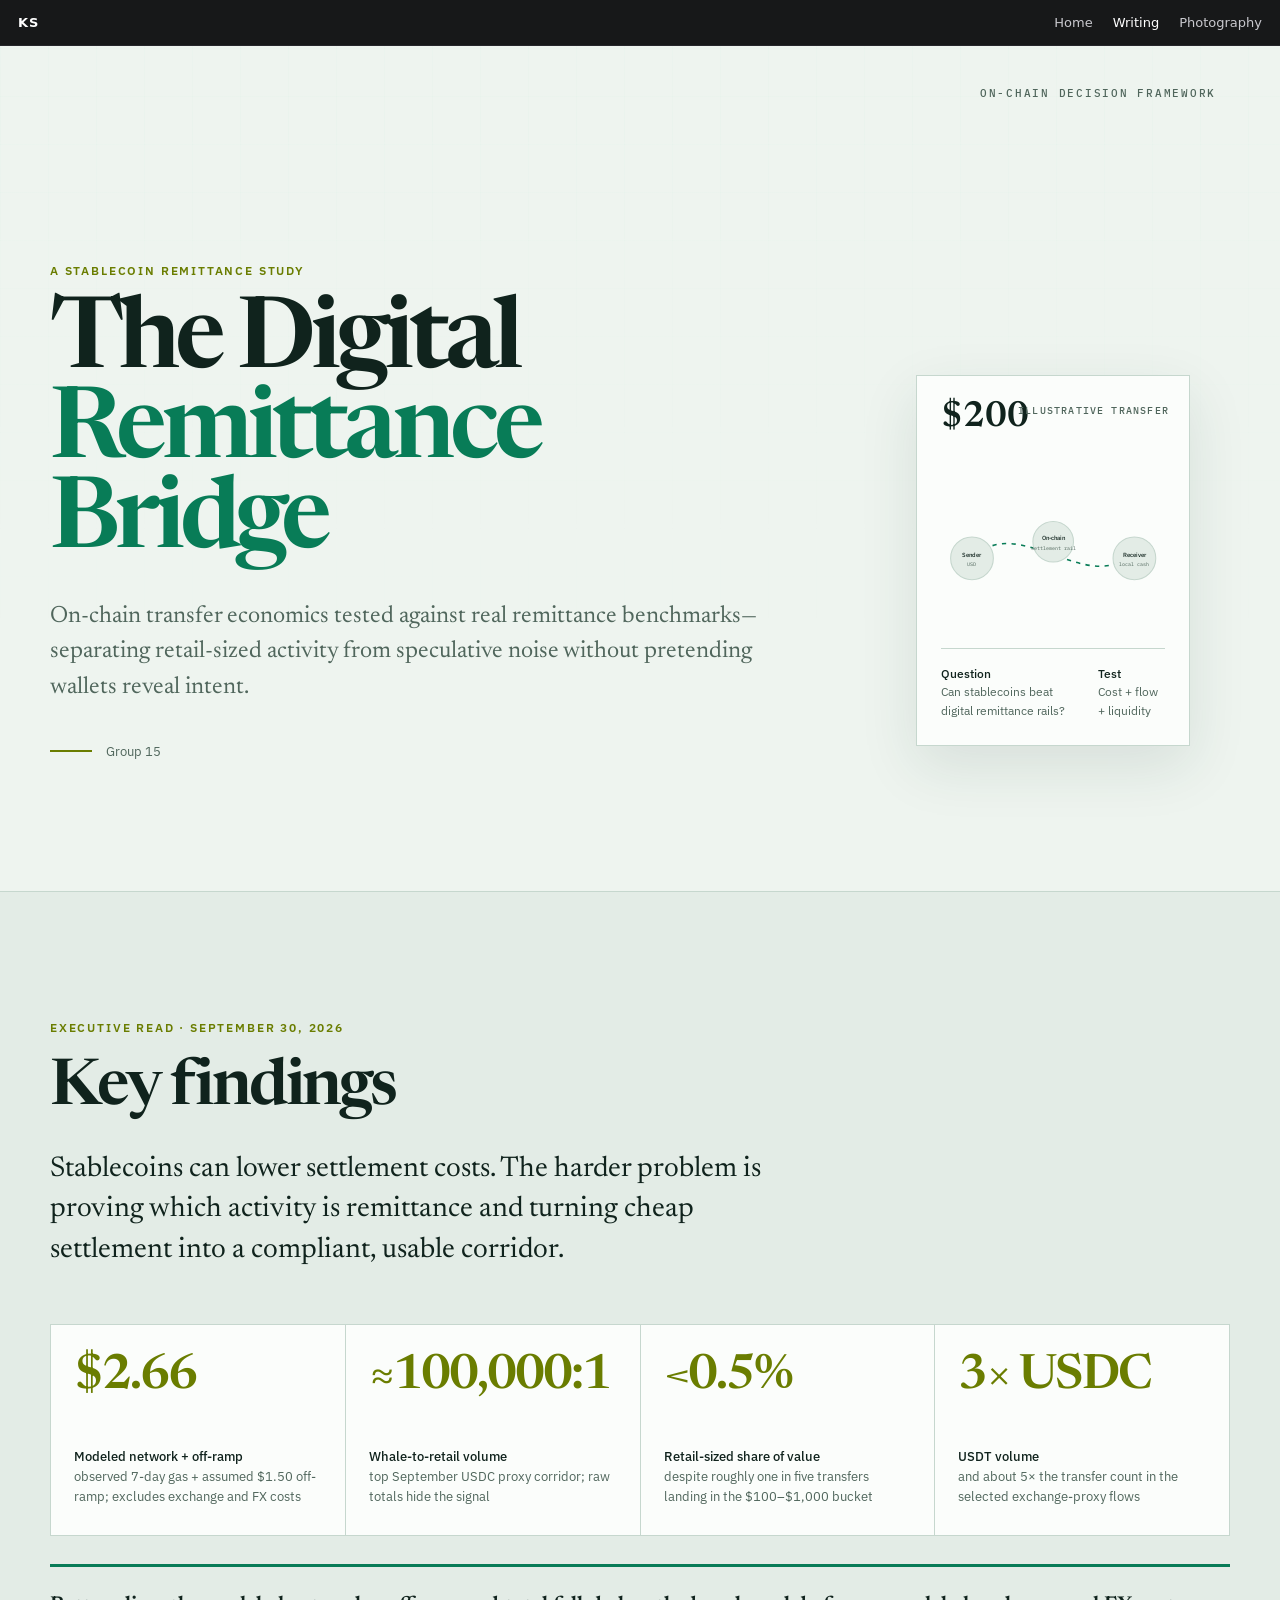
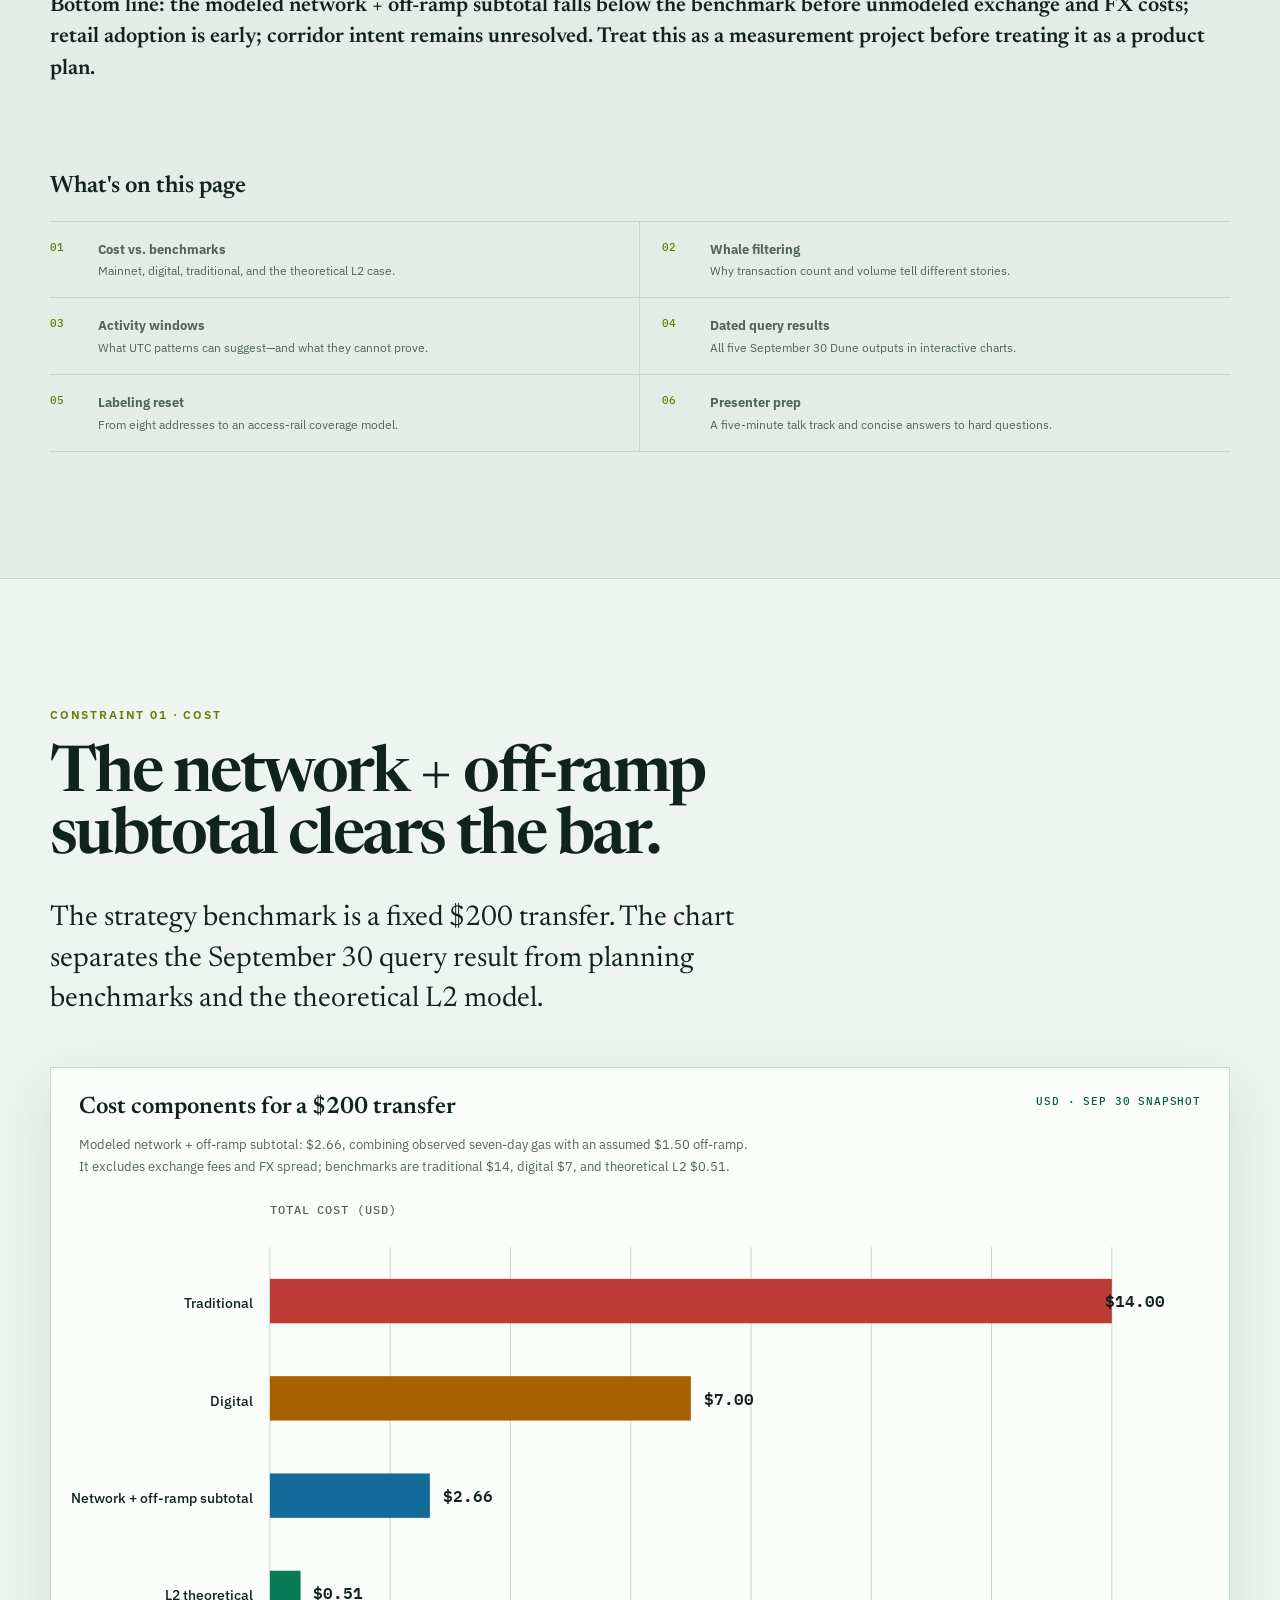
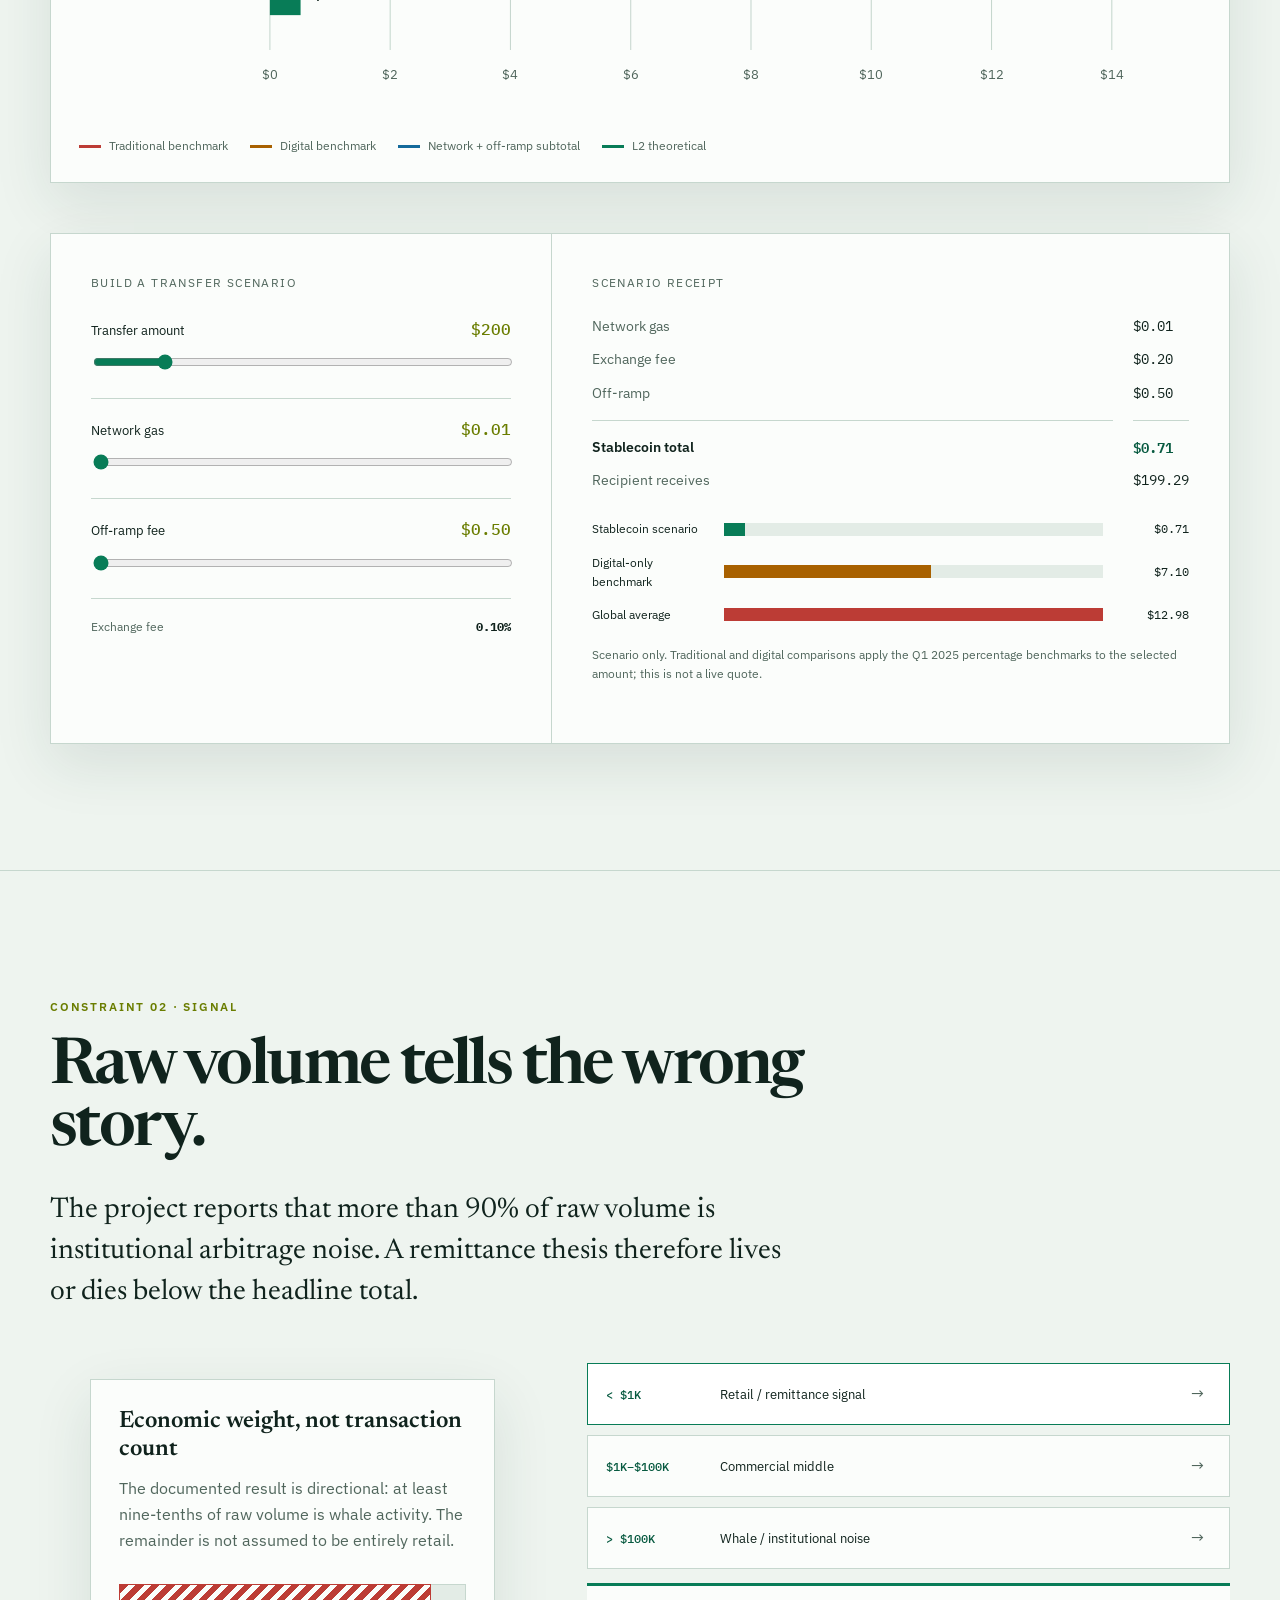
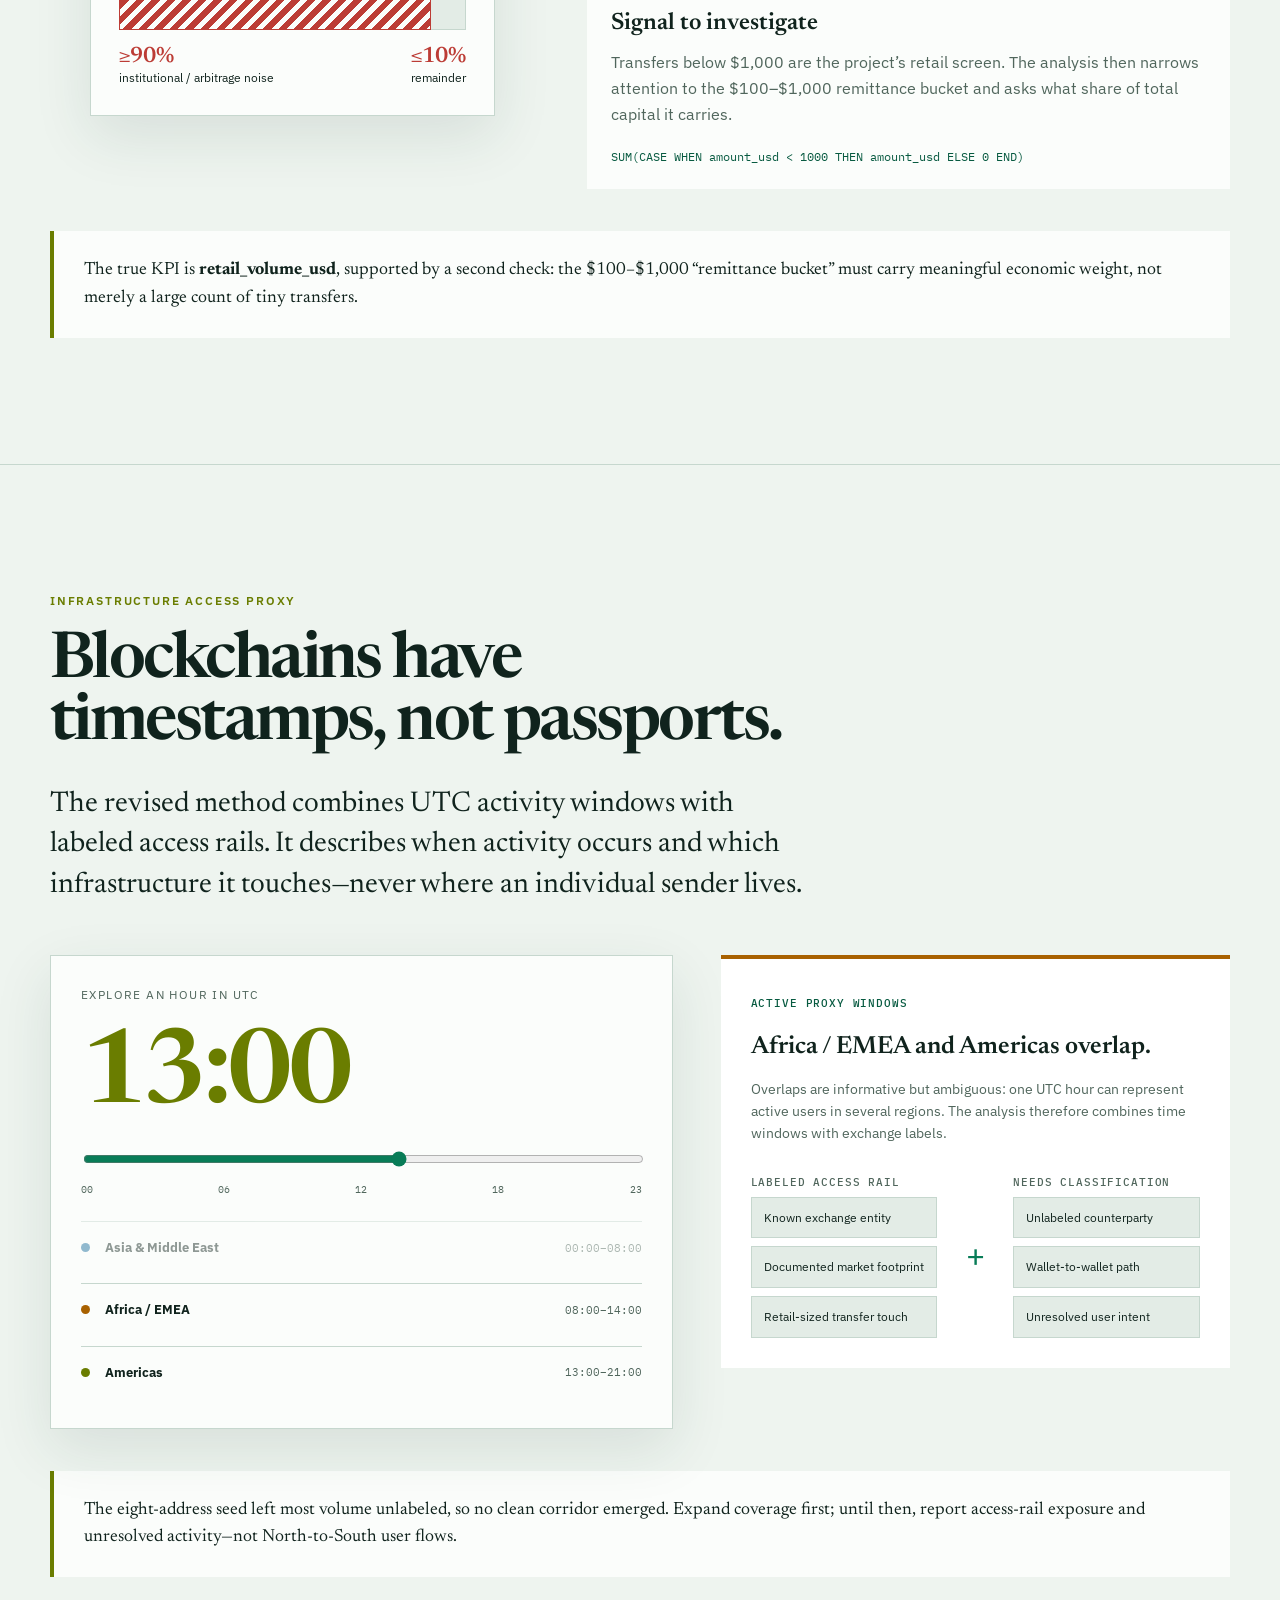
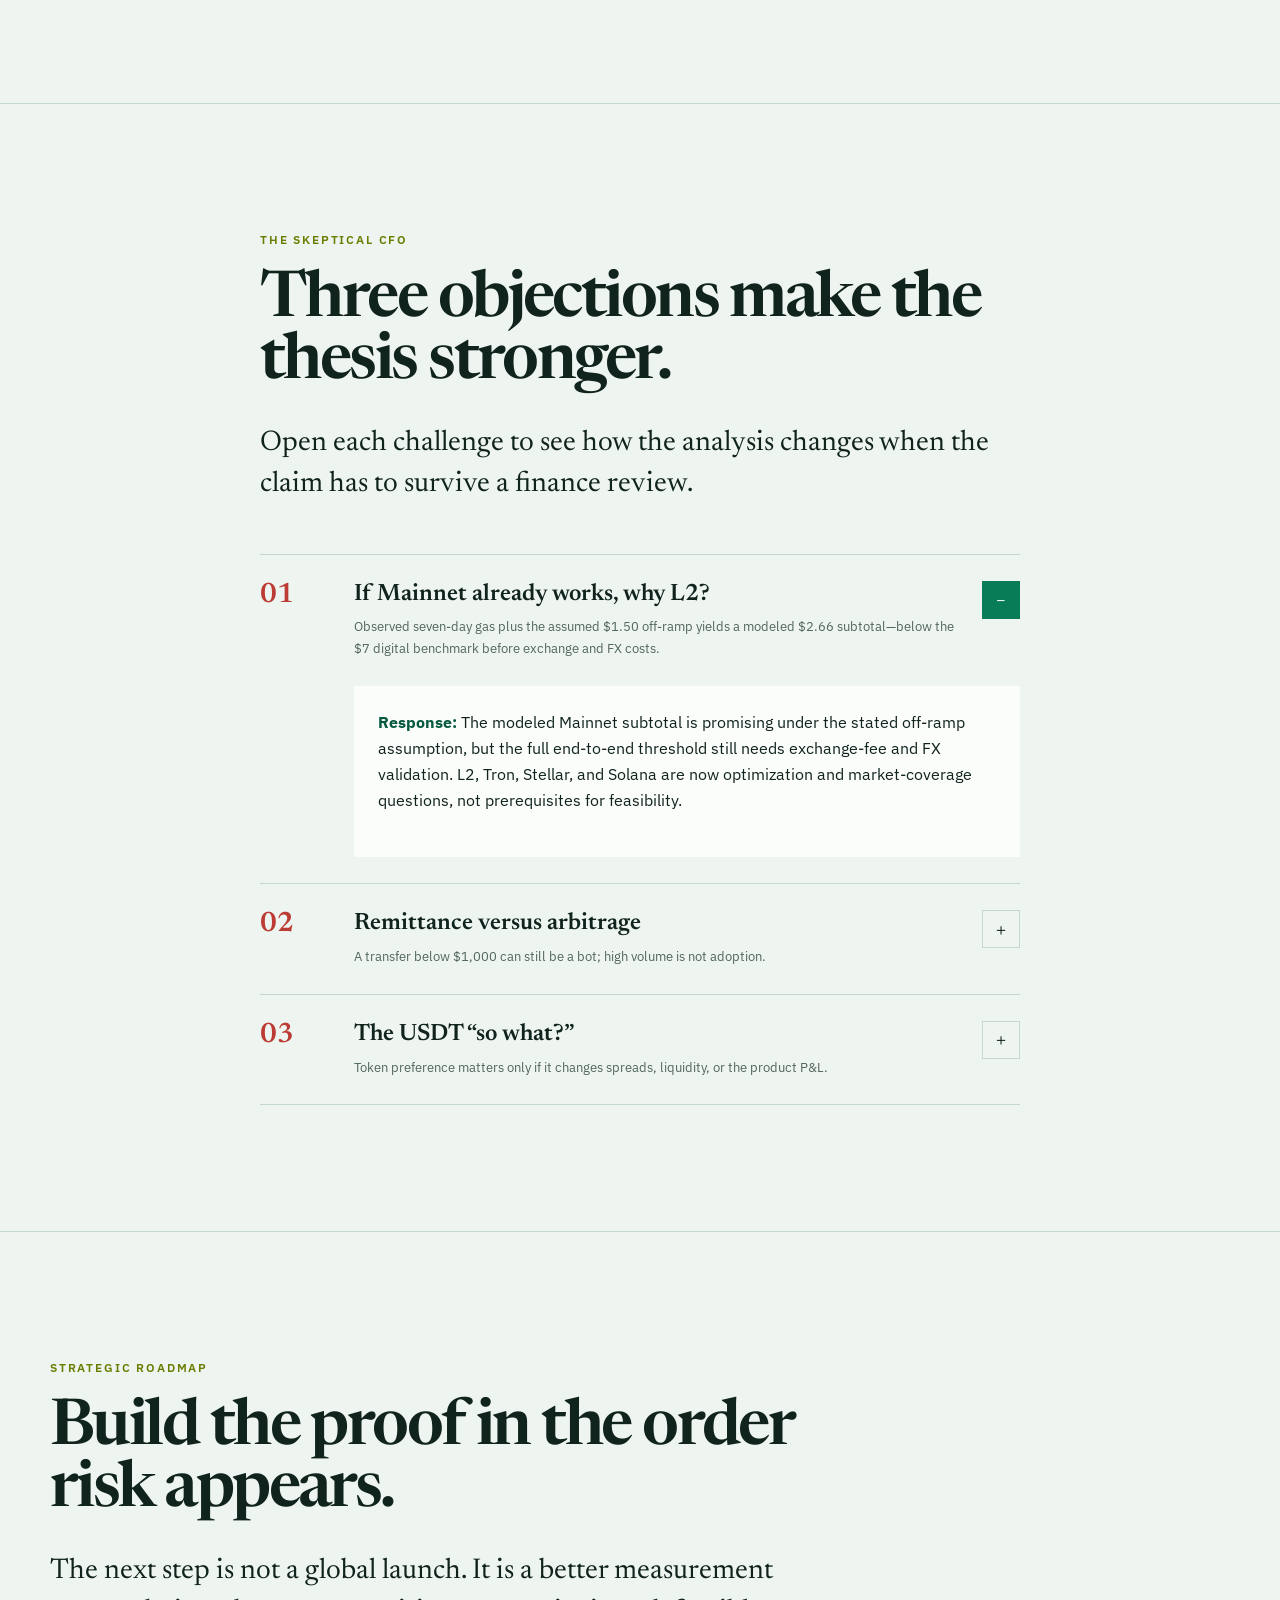
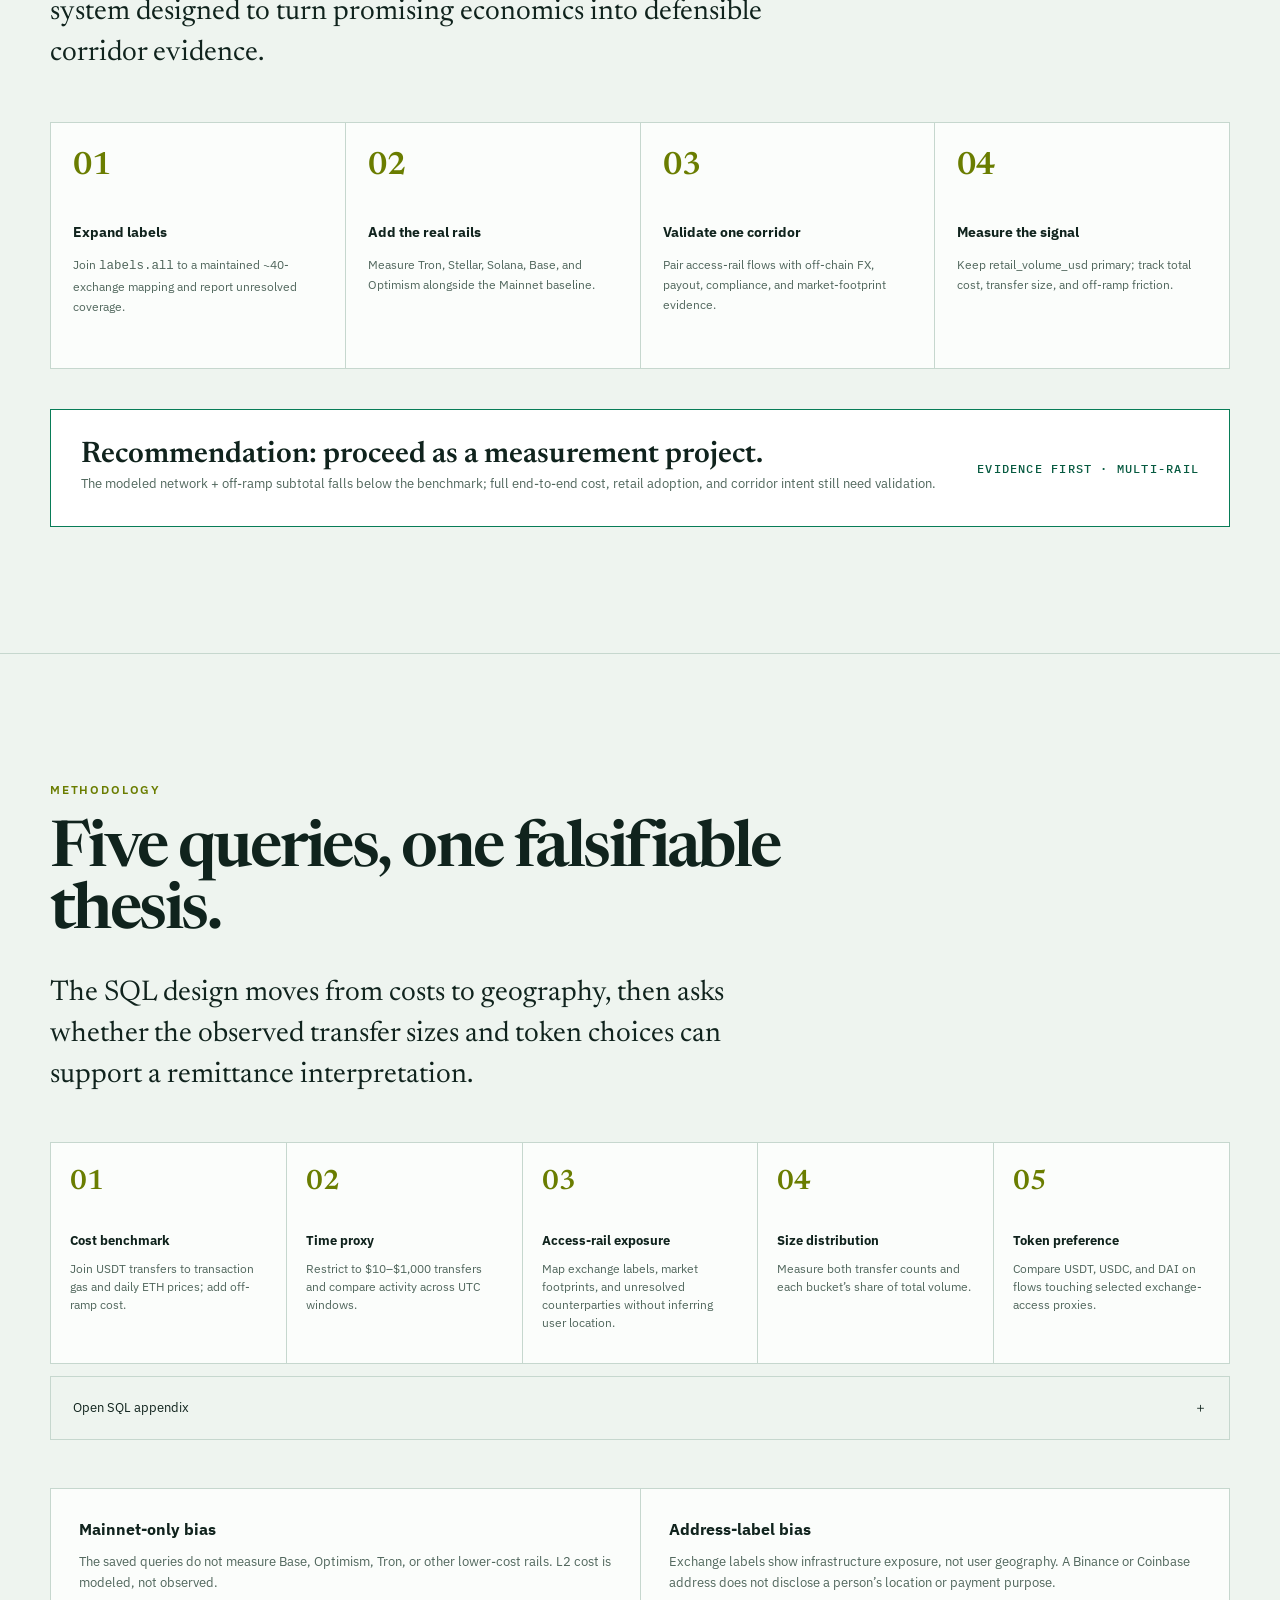
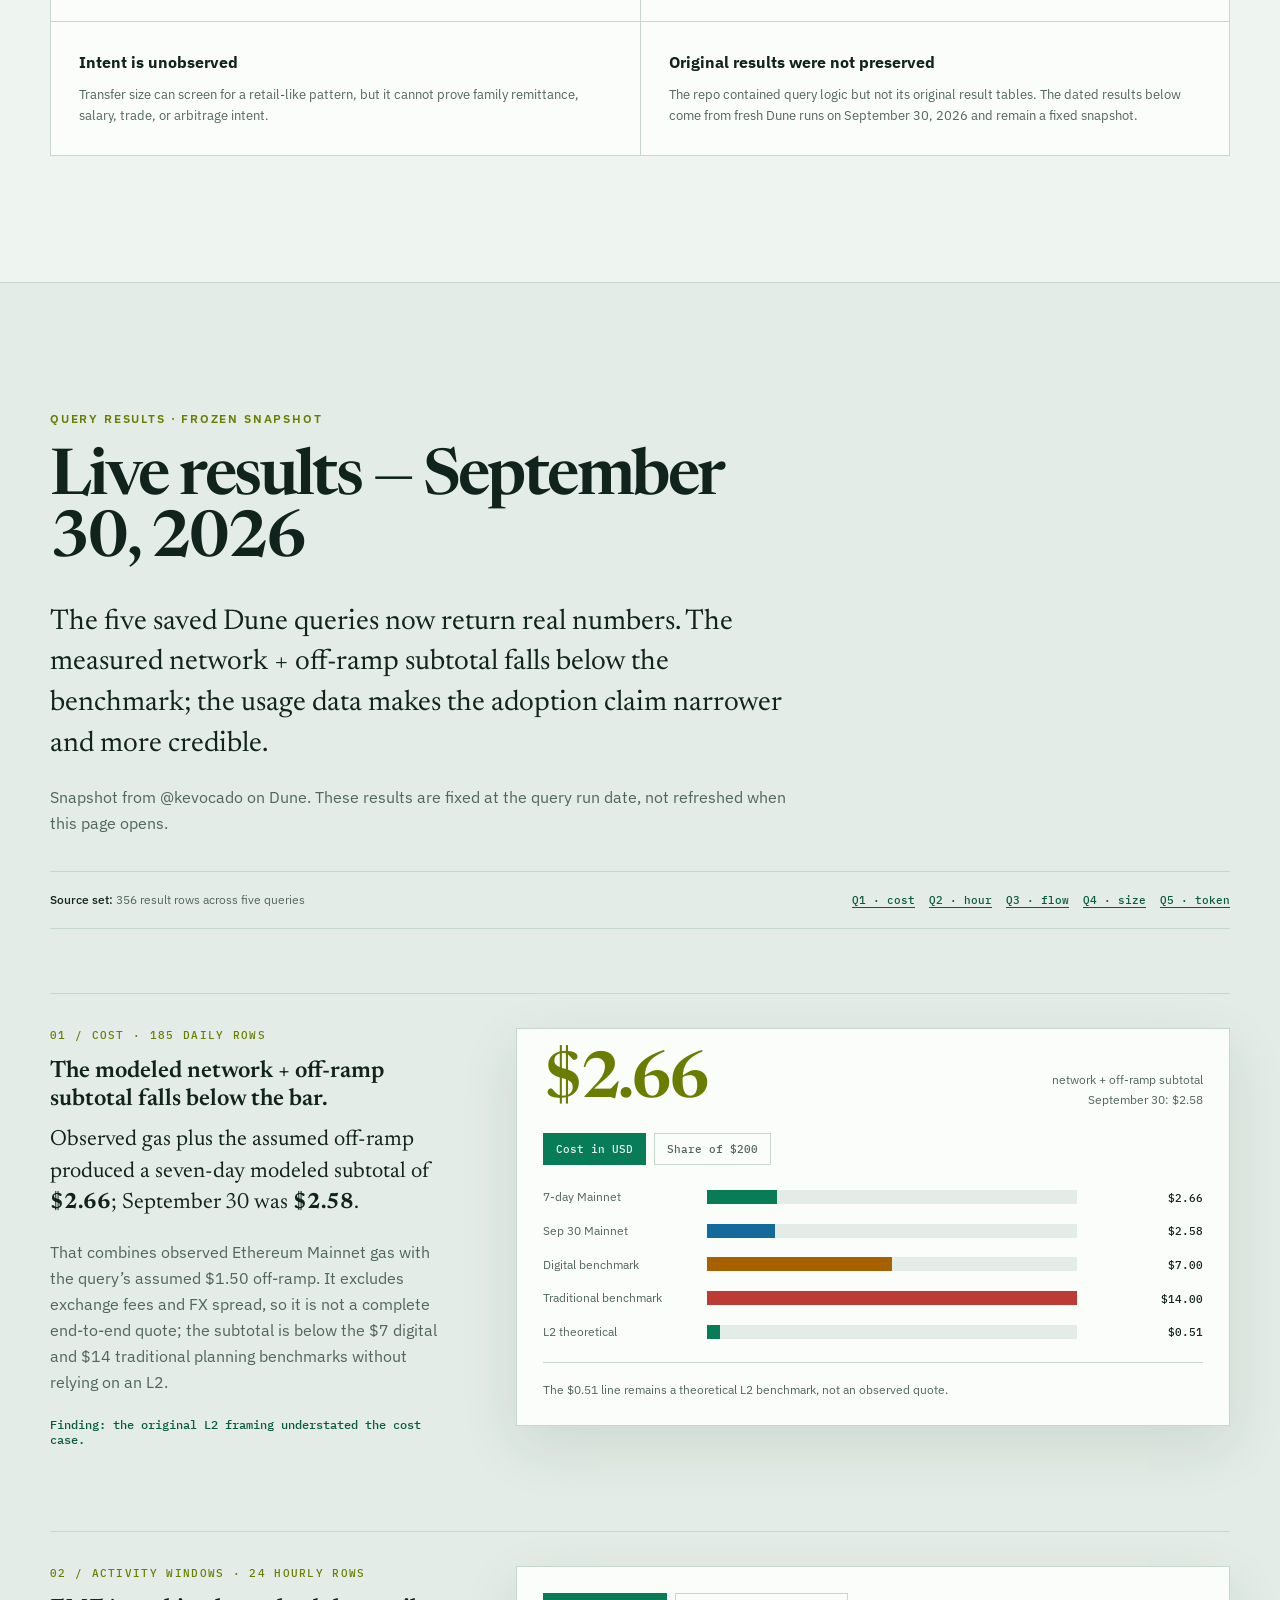
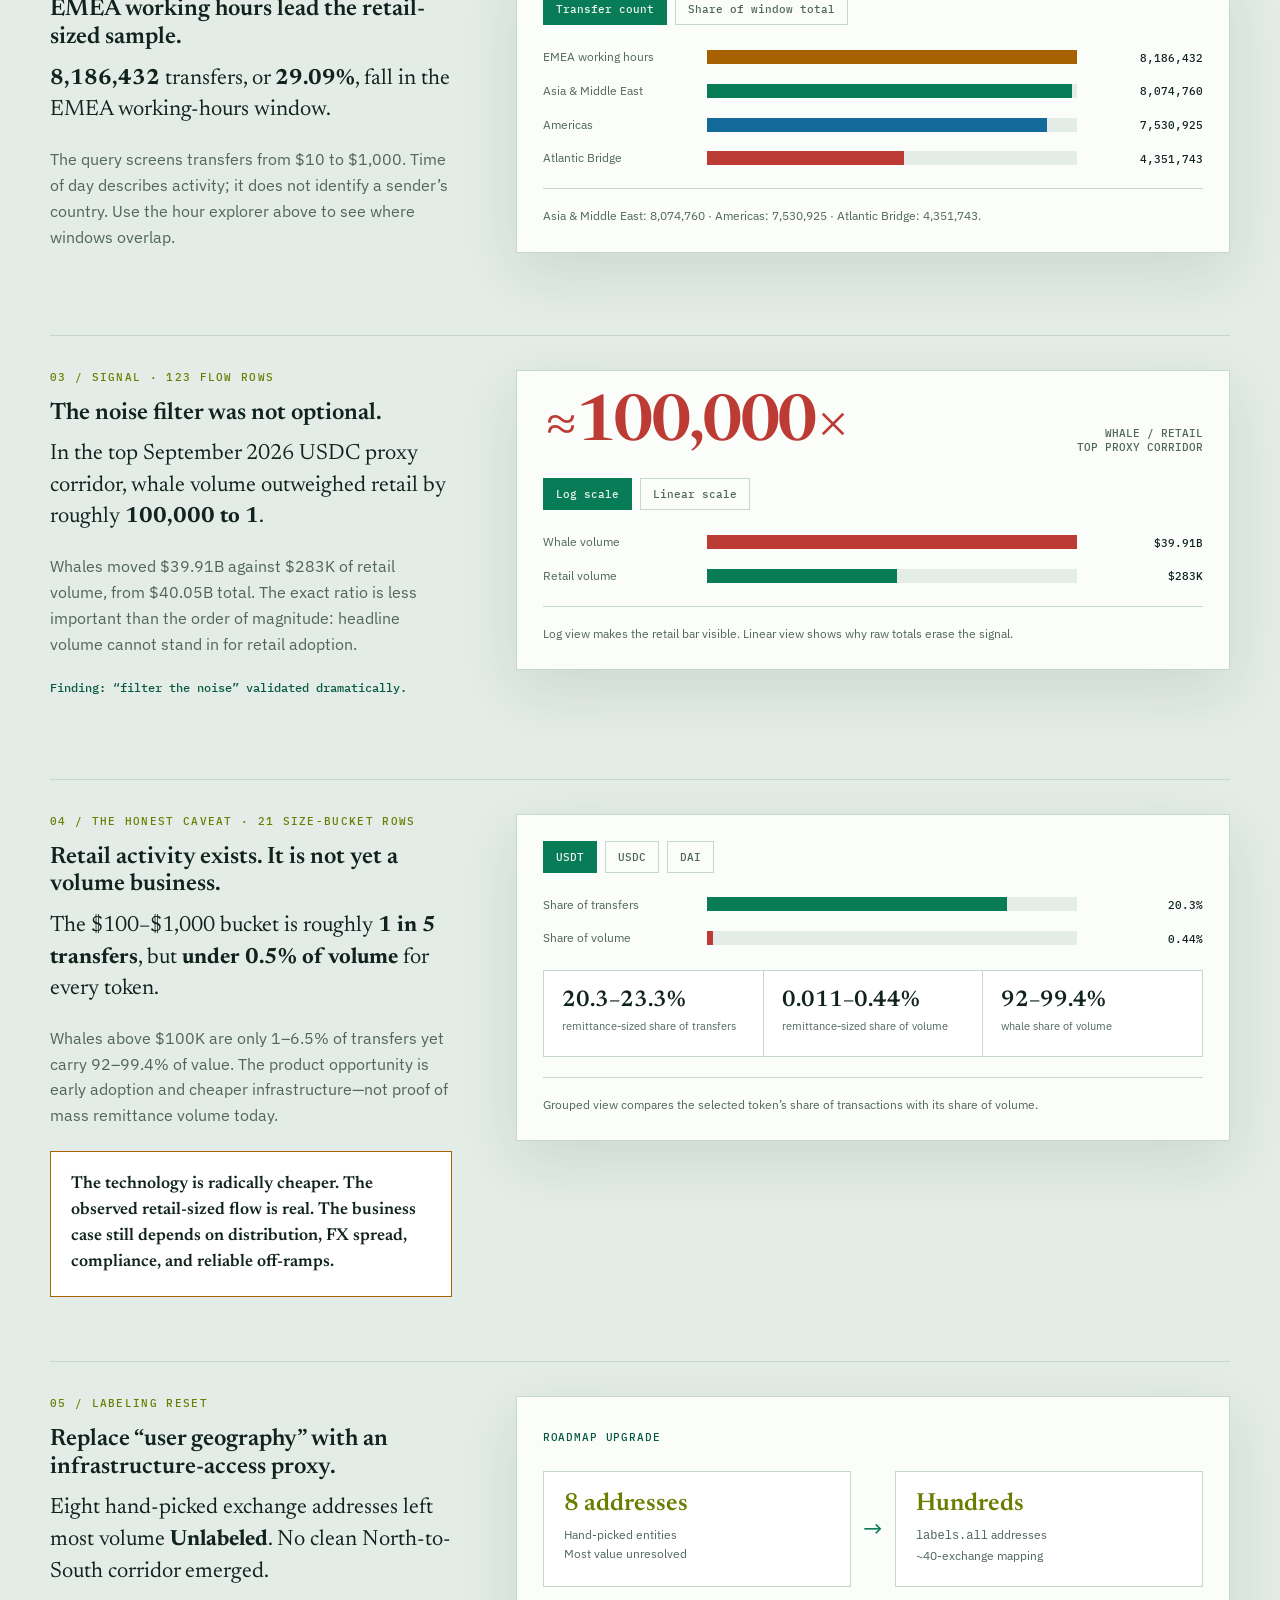
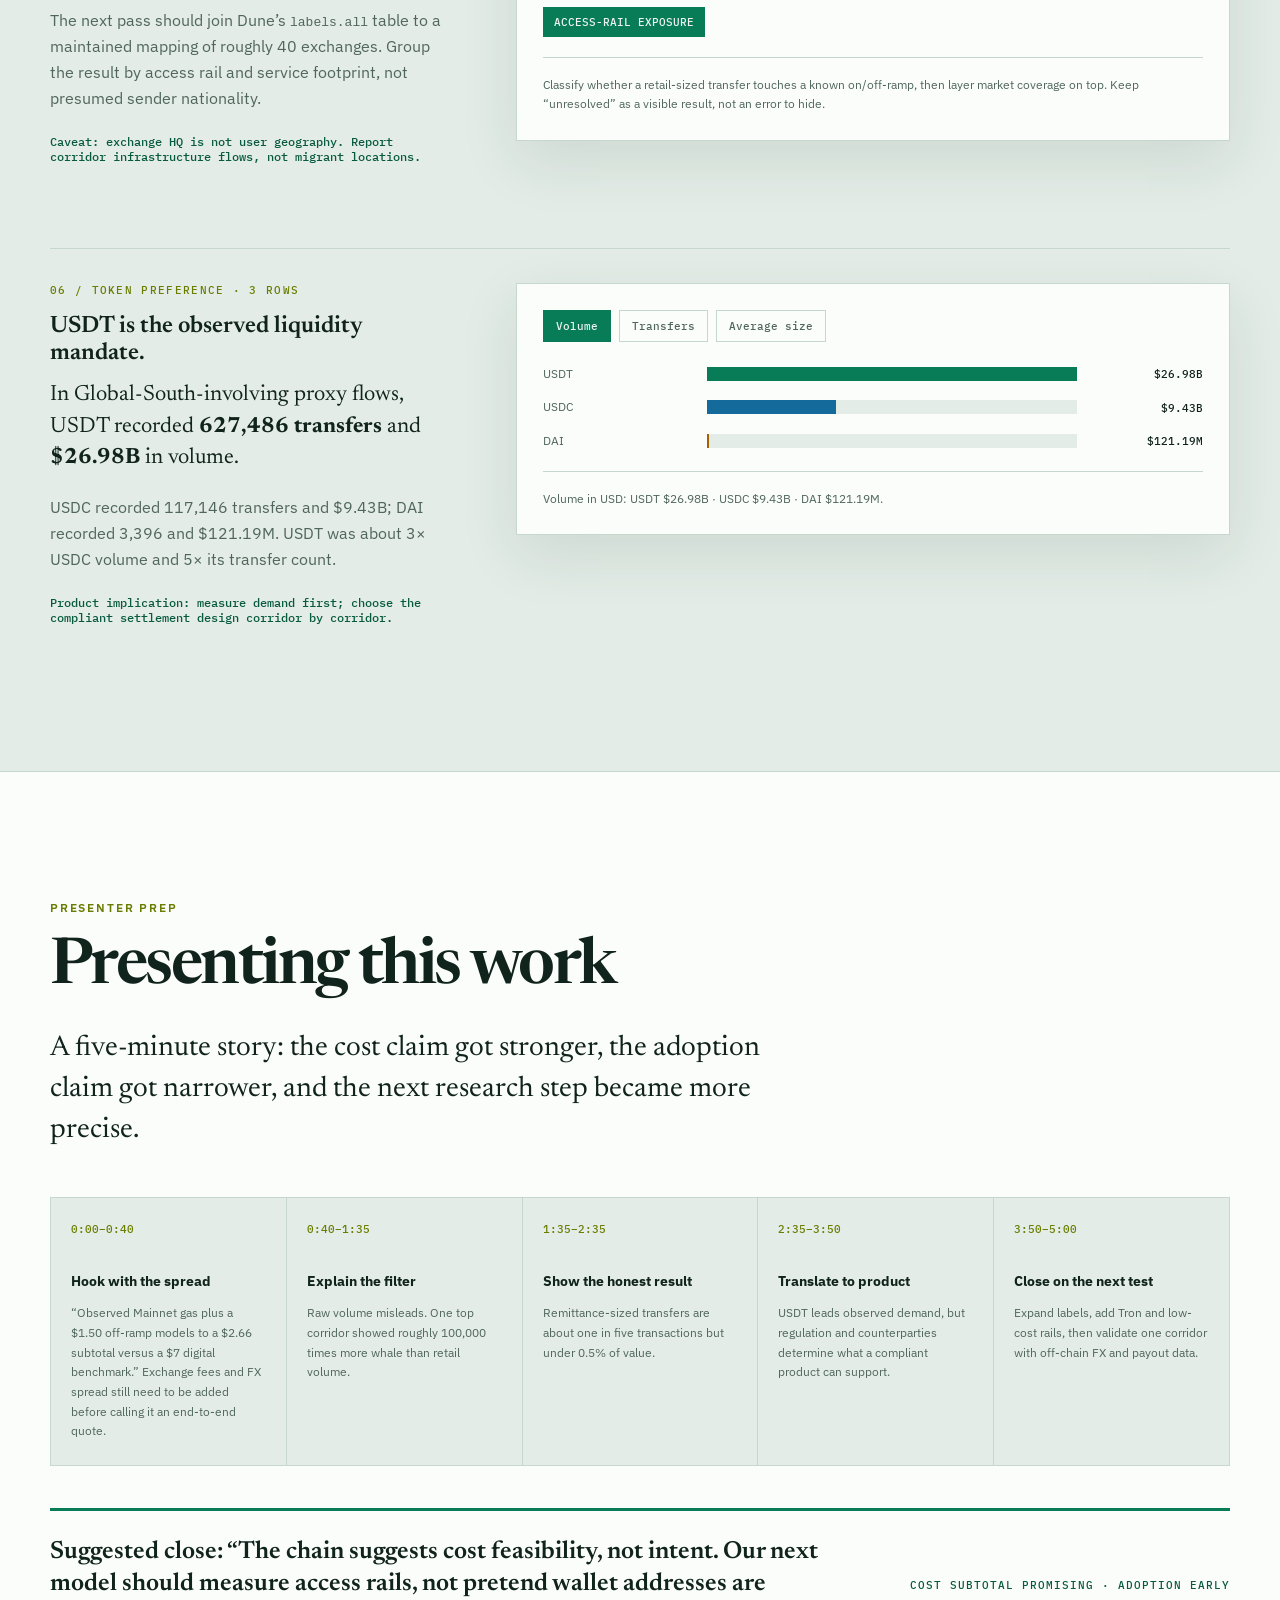
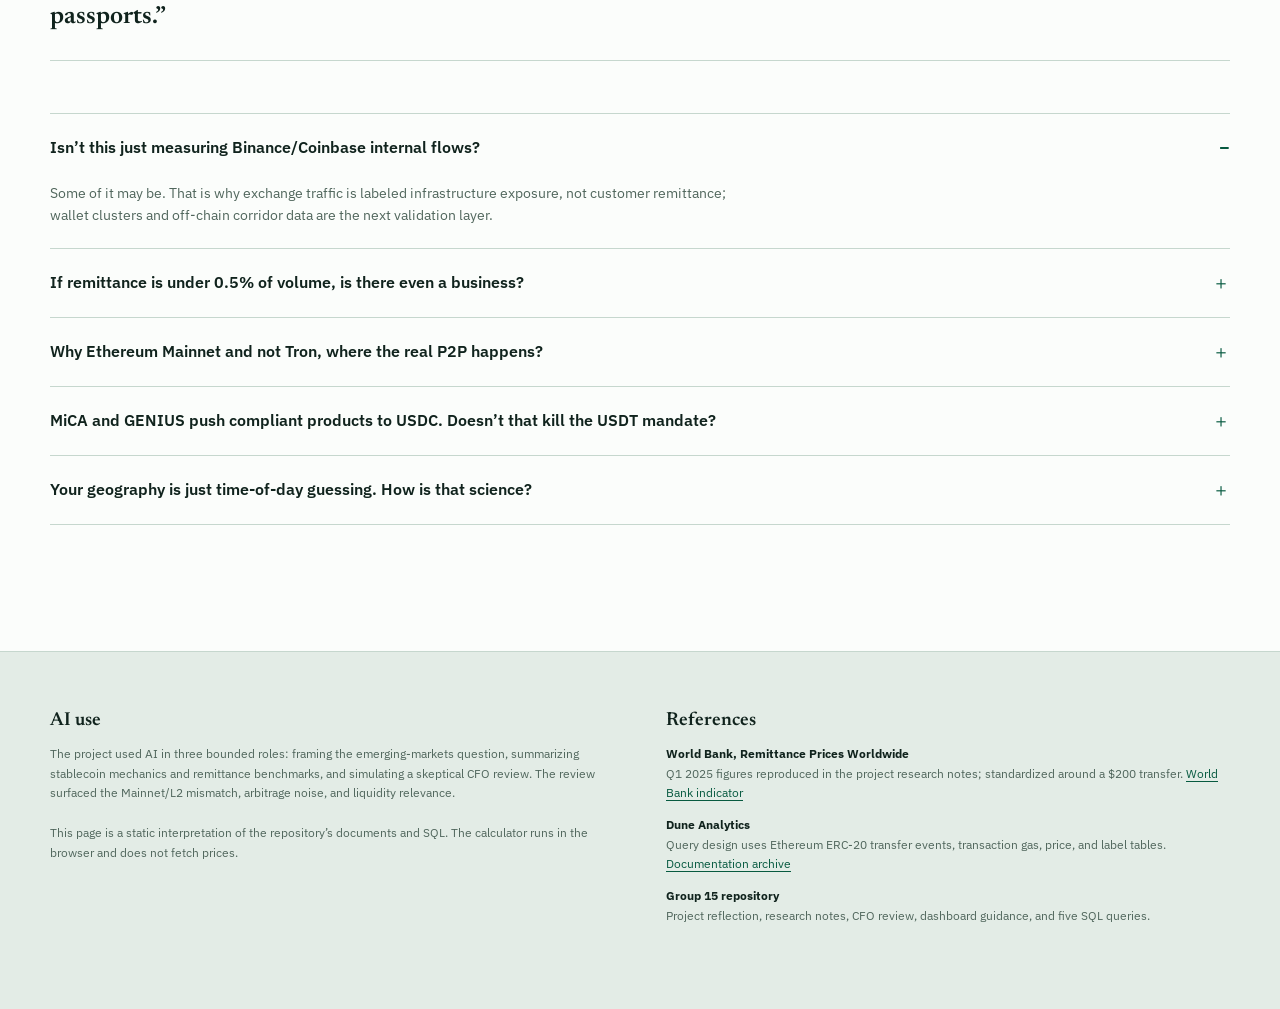
<file: stablecoin-remittance.html>
<!doctype html>
<html lang="en">
<head>
<meta charset="utf-8">
<meta name="viewport" content="width=device-width, initial-scale=1, viewport-fit=cover">
<meta name="color-scheme" content="light dark">
<link rel="icon" href="data:,">
<link rel="preconnect" href="https://fonts.googleapis.com">
<link rel="preconnect" href="https://fonts.gstatic.com" crossorigin>
<link href="https://fonts.googleapis.com/css2?family=IBM+Plex+Mono:wght@400;500&family=IBM+Plex+Sans:wght@400;500;600&family=Newsreader:opsz,wght@6..72,400;6..72,600&display=swap" rel="stylesheet">
<title>The Digital Remittance Bridge</title>
<style>
:root{
  color-scheme:light dark;
  --bg:#07120f;--bg2:#0b1a16;--paper:#10231d;--paper2:#142b24;
  --text:#f1f6ef;--muted:#9fb4a9;--line:#29443a;--mint:#75e7bb;--mint2:#b7f4dc;
  --lime:#d8f05a;--gold:#f2b84b;--coral:#ff766d;--blue:#61b9ff;
  --north:#61b9ff;--south:#d8f05a;--shadow:0 22px 58px rgba(0,0,0,.22);
}
@media(prefers-color-scheme:light){:root{
  --bg:#eef4ef;--bg2:#e3ece6;--paper:#fbfdfb;--paper2:#fff;
  --text:#10231d;--muted:#50665c;--line:#c6d7ce;--mint:#087c57;--mint2:#075a40;
  --lime:#6a7d00;--gold:#a86100;--coral:#bc3c35;--blue:#146a9b;
  --north:#146a9b;--south:#6a7d00;--shadow:0 20px 55px rgba(30,67,51,.11);
}}
*{box-sizing:border-box}
html{scroll-behavior:smooth}
body{margin:0;background:var(--bg);color:var(--text);font-family:"IBM Plex Sans",sans-serif;line-height:1.62}
body:before{content:"";position:fixed;inset:0;z-index:-1;pointer-events:none;background-image:linear-gradient(rgba(117,231,187,.028) 1px,transparent 1px),linear-gradient(90deg,rgba(117,231,187,.028) 1px,transparent 1px);background-size:48px 48px;mask-image:linear-gradient(to bottom,#000,transparent 74%)}
a{color:var(--mint2);text-underline-offset:3px}button,input{font:inherit}button{touch-action:manipulation}main{overflow:hidden}.wrap{width:min(1180px,calc(100% - 40px));margin:auto}.reader{width:min(760px,calc(100% - 40px));margin:auto}
.hero{min-height:94vh;display:grid;align-items:end;position:relative;border-bottom:1px solid var(--line);padding:clamp(90px,12vw,150px) 0 64px}.hero:after{content:"ON-CHAIN DECISION FRAMEWORK";position:absolute;right:clamp(20px,5vw,80px);top:40px;color:var(--muted);font:500 .68rem "IBM Plex Mono",monospace;letter-spacing:.16em}.hero-grid{display:grid;grid-template-columns:minmax(0,1.35fr) minmax(290px,.65fr);gap:clamp(42px,7vw,94px);align-items:end}.kicker,.eyebrow{font-size:.76rem;letter-spacing:.15em;text-transform:uppercase;color:var(--lime);font-weight:600;margin:0 0 20px}h1{font:600 clamp(3.05rem,7.7vw,7rem)/.91 "Newsreader",serif;letter-spacing:-.052em;margin:0;max-width:900px}h1 em{font-style:normal;color:var(--mint)}.deck{font:400 clamp(1.12rem,2vw,1.48rem)/1.48 "Newsreader",serif;color:var(--muted);max-width:710px;margin:30px 0 36px}.byline{display:flex;gap:14px;align-items:center;color:var(--muted);font-size:.84rem}.byline:before{content:"";width:42px;height:2px;background:var(--lime)}
.bridge-figure{position:relative;min-height:330px;border:1px solid var(--line);background:var(--paper);box-shadow:var(--shadow);padding:24px;display:flex;flex-direction:column;justify-content:space-between}.bridge-figure:before{content:"$200";position:absolute;left:24px;top:24px;font:600 2.25rem "Newsreader",serif;color:var(--text)}.bridge-figure:after{content:"ILLUSTRATIVE TRANSFER";position:absolute;right:20px;top:28px;font:500 .62rem "IBM Plex Mono",monospace;letter-spacing:.12em;color:var(--muted)}.bridge-svg{width:100%;height:190px;margin-top:58px;overflow:visible}.route{stroke:var(--mint);stroke-width:3;stroke-dasharray:8 10;fill:none}.route-dot{fill:var(--lime)}.node{fill:var(--bg2);stroke:var(--line);stroke-width:2}.node-text{font:500 12px "IBM Plex Sans",sans-serif;fill:var(--text)}.node-sub{font:400 10px "IBM Plex Mono",monospace;fill:var(--muted)}.bridge-caption{display:flex;justify-content:space-between;gap:20px;border-top:1px solid var(--line);padding-top:16px;color:var(--muted);font-size:.73rem}.bridge-caption b{color:var(--text);font-weight:500}
.section{padding:clamp(78px,10vw,126px) 0;border-bottom:1px solid var(--line)}h2{font:600 clamp(2.35rem,5vw,4.85rem)/.97 "Newsreader",serif;letter-spacing:-.04em;margin:0 0 30px}h3{font:600 1.48rem/1.17 "Newsreader",serif;margin:0 0 12px}p{margin:0 0 1.25rem}.lede{font:400 clamp(1.3rem,2.3vw,1.78rem)/1.43 "Newsreader",serif}.muted{color:var(--muted)}.callout{margin:42px 0;padding:26px 30px;border-left:4px solid var(--lime);background:var(--paper);font:400 1.1rem/1.55 "Newsreader",serif}.tag{font:500 .66rem "IBM Plex Mono",monospace;letter-spacing:.08em;text-transform:uppercase;color:var(--mint2)}
.stats{display:grid;grid-template-columns:repeat(4,1fr);gap:1px;background:var(--line);border:1px solid var(--line);margin-top:62px}.stat{background:var(--paper);padding:28px 23px;min-height:190px;display:flex;flex-direction:column;justify-content:space-between}.stat-value{font:600 clamp(2.15rem,4vw,3.8rem)/1 "Newsreader",serif;color:var(--lime);letter-spacing:-.04em}.stat-value.range{font-size:clamp(1.8rem,3.5vw,3.2rem)}.stat-label{font-size:.84rem;color:var(--muted);line-height:1.48}.stat-label b{color:var(--text);font-weight:500}
.chart-shell{margin-top:46px;background:var(--paper);border:1px solid var(--line);box-shadow:var(--shadow)}.chart-head{display:flex;align-items:flex-start;justify-content:space-between;gap:26px;padding:26px 28px 0}.chart-head p{font-size:.84rem;color:var(--muted);max-width:680px;margin:7px 0 0}.chart-wrap{padding:12px 18px 18px;position:relative}.chart-wrap svg{display:block;width:100%;height:auto;min-height:410px}.axis-label{fill:var(--muted);font:400 12px "IBM Plex Sans",sans-serif}.axis-title{fill:var(--muted);font:500 11px "IBM Plex Mono",monospace;letter-spacing:.08em}.gridline{stroke:var(--line);stroke-width:1}.bar-label{fill:var(--text);font:500 13px "IBM Plex Sans",sans-serif}.bar-value{fill:var(--text);font:600 15px "IBM Plex Mono",monospace}.chart-legend{display:flex;gap:22px;flex-wrap:wrap;padding:0 28px 26px;color:var(--muted);font-size:.77rem}.legend-item{display:flex;align-items:center;gap:8px}.swatch{width:22px;height:3px;background:var(--mint)}.swatch.gold{background:var(--gold)}.swatch.coral{background:var(--coral)}.swatch.blue{background:var(--blue)}.swatch.hatch{height:10px;background:repeating-linear-gradient(135deg,var(--coral) 0 2px,transparent 2px 5px)}
.calculator{display:grid;grid-template-columns:.85fr 1.15fr;gap:1px;background:var(--line);border:1px solid var(--line);margin-top:50px;box-shadow:var(--shadow)}.calc-controls,.calc-results{background:var(--paper);padding:clamp(24px,4vw,40px)}.slider-row{padding:20px 0;border-bottom:1px solid var(--line)}.slider-row:first-of-type{padding-top:4px}.slider-label{display:flex;align-items:baseline;justify-content:space-between;gap:16px;margin-bottom:11px}.slider-label span:first-child{font-size:.82rem}.slider-value{font:500 1rem "IBM Plex Mono",monospace;color:var(--lime)}input[type=range]{width:100%;accent-color:var(--mint)}.fixed-rate{display:flex;justify-content:space-between;margin-top:18px;font-size:.76rem;color:var(--muted)}.fixed-rate strong{font-family:"IBM Plex Mono",monospace;color:var(--text)}.calc-title{font-size:.73rem;text-transform:uppercase;letter-spacing:.12em;color:var(--muted);margin-bottom:22px}.receipt{display:grid;grid-template-columns:1fr auto;gap:11px 20px;font-size:.86rem}.receipt dt{color:var(--muted)}.receipt dd{margin:0;font-family:"IBM Plex Mono",monospace}.receipt .total{padding-top:15px;margin-top:5px;border-top:1px solid var(--line);color:var(--text);font-weight:600}.receipt .win{color:var(--mint2)}.calc-bars{margin-top:28px}.calc-bar{display:grid;grid-template-columns:120px 1fr 74px;gap:12px;align-items:center;margin:14px 0;font-size:.74rem}.calc-track{height:13px;background:var(--bg2);position:relative}.calc-fill{height:100%;width:0;background:var(--mint);transition:width .35s}.calc-fill.digital{background:var(--gold)}.calc-fill.traditional{background:var(--coral)}.calc-amount{text-align:right;font-family:"IBM Plex Mono",monospace}
.signal-grid{display:grid;grid-template-columns:.86fr 1.14fr;gap:52px;align-items:start;margin-top:50px}.threshold-figure{border:1px solid var(--line);background:var(--paper);padding:28px;box-shadow:var(--shadow)}.threshold-bar{height:46px;display:grid;grid-template-columns:9fr 1fr;margin:30px 0 16px}.threshold-noise{background:repeating-linear-gradient(135deg,var(--coral) 0 6px,transparent 6px 11px);border:1px solid var(--coral)}.threshold-rest{background:var(--bg2);border:1px solid var(--line);border-left:0}.threshold-labels{display:grid;grid-template-columns:9fr 1fr;gap:10px;font-size:.75rem}.threshold-labels strong{display:block;font:600 1.4rem "Newsreader",serif;color:var(--coral)}.threshold-labels span:last-child{text-align:right}.segment-tabs{display:grid;gap:10px}.segment-btn{display:grid;grid-template-columns:96px 1fr 20px;gap:18px;align-items:center;border:1px solid var(--line);background:var(--paper);color:var(--text);padding:17px 18px;text-align:left;cursor:pointer}.segment-btn.active{border-color:var(--mint);background:var(--paper2)}.segment-btn strong{font:500 .78rem "IBM Plex Mono",monospace;color:var(--mint2)}.segment-btn span{font-size:.82rem}.segment-btn i{font-style:normal;color:var(--muted)}.segment-detail{margin-top:14px;padding:24px;background:var(--paper);border-top:3px solid var(--mint);min-height:160px}.segment-detail code{display:block;margin-top:14px;color:var(--mint2);font:400 .74rem/1.5 "IBM Plex Mono",monospace;word-break:break-word}
.time-layout{display:grid;grid-template-columns:minmax(0,1.1fr) minmax(300px,.9fr);gap:48px;align-items:start;margin-top:48px}.clock-panel{background:var(--paper);border:1px solid var(--line);padding:30px;box-shadow:var(--shadow)}.hour-readout{font:600 clamp(3.6rem,8vw,6.8rem)/1 "Newsreader",serif;letter-spacing:-.05em;color:var(--lime);margin-bottom:20px}.hour-control{width:100%}.ticks{display:flex;justify-content:space-between;color:var(--muted);font:400 .65rem "IBM Plex Mono",monospace;margin-top:7px}.window-list{display:grid;gap:10px;margin-top:25px}.window{display:grid;grid-template-columns:12px 1fr auto;align-items:center;gap:12px;padding:15px 0;border-top:1px solid var(--line);opacity:.46;transition:opacity .18s}.window.active{opacity:1}.window-dot{width:9px;height:9px;border-radius:50%;background:var(--north)}.window[data-region="Africa"] .window-dot{background:var(--gold)}.window[data-region="Americas"] .window-dot{background:var(--south)}.window b{font-size:.82rem}.window span{font:400 .7rem "IBM Plex Mono",monospace;color:var(--muted)}.proxy-card{padding:30px;background:var(--paper2);border-top:4px solid var(--gold)}.proxy-card p{color:var(--muted);font-size:.86rem}.active-copy{font:600 1.55rem/1.25 "Newsreader",serif;color:var(--text);margin:18px 0 14px}.entity-flow{display:grid;grid-template-columns:1fr 76px 1fr;align-items:center;margin-top:30px}.entity-side{display:grid;gap:8px}.entity{padding:10px 12px;background:var(--bg2);border:1px solid var(--line);font-size:.76rem}.flow-arrow{text-align:center;color:var(--mint);font-size:2rem}.entity-caption{font:500 .66rem "IBM Plex Mono",monospace;letter-spacing:.08em;text-transform:uppercase;color:var(--muted);margin-bottom:8px}
.challenge-list{margin-top:48px;border-top:1px solid var(--line)}.challenge{display:grid;grid-template-columns:72px 1fr auto;gap:22px;align-items:start;padding:26px 0;border-bottom:1px solid var(--line)}.challenge-num{font:600 1.75rem "Newsreader",serif;color:var(--coral)}.challenge h3{margin:0}.challenge-summary{color:var(--muted);font-size:.84rem;margin:8px 0 0}.challenge-toggle{border:1px solid var(--line);background:transparent;color:var(--text);width:38px;height:38px;cursor:pointer}.challenge-response{display:none;grid-column:2/-1;background:var(--paper);padding:24px;margin-top:4px}.challenge.open .challenge-response{display:block}.challenge.open .challenge-toggle{background:var(--mint);color:var(--bg);border-color:var(--mint)}.challenge-response b{color:var(--mint2)}
.roadmap{display:grid;grid-template-columns:repeat(4,1fr);gap:1px;background:var(--line);border:1px solid var(--line);margin-top:48px}.road-step{background:var(--paper);padding:27px 22px;min-height:245px}.road-step .num{display:block;font:600 2rem "Newsreader",serif;color:var(--lime);margin-bottom:38px}.road-step b{display:block;font-size:.9rem;margin-bottom:10px}.road-step p{font-size:.78rem;color:var(--muted);margin:0}.decision{margin-top:40px;padding:30px;border:1px solid var(--mint);background:var(--paper2);display:grid;grid-template-columns:1fr auto;gap:28px;align-items:center}.decision strong{font:600 1.85rem "Newsreader",serif}.decision span{color:var(--muted);font-size:.84rem}.decision-mark{font:500 .76rem "IBM Plex Mono",monospace;color:var(--mint2);text-transform:uppercase;letter-spacing:.1em}
.method-steps{counter-reset:method;display:grid;grid-template-columns:repeat(5,1fr);gap:1px;background:var(--line);border:1px solid var(--line);margin-top:46px}.step{counter-increment:method;background:var(--paper);padding:25px 19px;min-height:220px}.step:before{content:"0" counter(method);display:block;color:var(--lime);font:600 1.75rem "Newsreader",serif;margin-bottom:34px}.step b{display:block;font-size:.83rem;margin-bottom:8px}.step span{display:block;color:var(--muted);font-size:.75rem;line-height:1.5}.method-toggle{width:100%;display:flex;justify-content:space-between;align-items:center;background:transparent;color:var(--text);border:1px solid var(--line);padding:20px 22px;text-align:left;cursor:pointer;margin-top:12px;font-size:.83rem}.method-toggle:focus-visible,.challenge-toggle:focus-visible,.segment-btn:focus-visible{outline:2px solid var(--lime);outline-offset:3px}.appendix{display:none;border:1px solid var(--line);border-top:0;background:var(--paper);padding:26px}.appendix.open{display:block}.query-list{display:grid;gap:0}.query-row{display:grid;grid-template-columns:42px 1fr;gap:16px;padding:15px 0;border-bottom:1px solid var(--line)}.query-row:last-child{border-bottom:0}.query-row code{color:var(--mint2);font:400 .72rem "IBM Plex Mono",monospace}.query-row p{font-size:.77rem;color:var(--muted);margin:4px 0 0}.limit-grid{display:grid;grid-template-columns:1fr 1fr;gap:1px;background:var(--line);border:1px solid var(--line);margin-top:48px}.limit{background:var(--paper);padding:28px}.limit b{display:block;margin-bottom:8px}.limit p{font-size:.82rem;color:var(--muted);margin:0}
.notes{padding:58px 0 72px;background:var(--bg2);color:var(--muted);font-size:.76rem}.notes-grid{display:grid;grid-template-columns:1fr 1fr;gap:52px}.notes h3{color:var(--text);font-size:1.18rem}.refs{margin:0;padding:0;list-style:none}.refs li{margin:0 0 12px}.refs b{color:var(--text)}
.key-findings{background:var(--bg2)}.key-summary{margin-top:52px}.key-summary .stat{min-height:210px}.key-summary .stat-value{font-size:clamp(2rem,3.8vw,3.45rem)}.key-verdict{margin:28px 0 0;padding:24px 0;border-top:3px solid var(--mint);font:600 1.35rem/1.45 "Newsreader",serif}.reader-guide{margin-top:64px}.reader-guide h3{margin-bottom:20px}.guide-list{display:grid;grid-template-columns:1fr 1fr;border-top:1px solid var(--line)}.guide-link{display:grid;grid-template-columns:34px 1fr;gap:14px;padding:18px 18px 18px 0;border-bottom:1px solid var(--line);color:var(--text);text-decoration:none}.guide-link:nth-child(odd){border-right:1px solid var(--line);padding-right:22px}.guide-link:nth-child(even){padding-left:22px}.guide-link code{color:var(--lime);font:500 .7rem "IBM Plex Mono",monospace}.guide-link b{display:block;font-size:.84rem;margin-bottom:3px}.guide-link span{display:block;color:var(--muted);font-size:.75rem;line-height:1.45}.guide-link:hover b{text-decoration:underline}.live-results{background:var(--bg2)}.snapshot-note{display:flex;justify-content:space-between;gap:24px;align-items:center;margin:34px 0 0;padding:18px 0;border-top:1px solid var(--line);border-bottom:1px solid var(--line);font-size:.76rem;color:var(--muted)}.snapshot-note strong{color:var(--text);font-weight:500}.query-links{display:flex;gap:14px;flex-wrap:wrap}.query-links a{font:500 .68rem "IBM Plex Mono",monospace}.result-stack{display:grid;gap:64px;margin-top:64px}.result-block{display:grid;grid-template-columns:minmax(250px,.72fr) minmax(0,1.28fr);gap:clamp(30px,5vw,70px);align-items:start;padding-top:34px;border-top:1px solid var(--line)}.result-copy .finding-num{display:block;font:500 .68rem "IBM Plex Mono",monospace;color:var(--lime);letter-spacing:.12em;margin-bottom:16px}.result-copy .lede{font-size:1.38rem}.evidence-line{font:500 .72rem "IBM Plex Mono",monospace;color:var(--mint2);margin-top:22px}.result-chart{background:var(--paper);border:1px solid var(--line);padding:26px;box-shadow:var(--shadow);min-width:0}.metric-hero{display:flex;align-items:end;justify-content:space-between;gap:20px;margin-bottom:24px}.metric-hero strong{font:600 clamp(2.65rem,5vw,4.7rem)/.85 "Newsreader",serif;color:var(--lime);letter-spacing:-.05em}.metric-hero span{color:var(--muted);font-size:.78rem;text-align:right;max-width:210px}.chart-controls{display:flex;gap:8px;flex-wrap:wrap;margin:0 0 22px}.chart-control{border:1px solid var(--line);background:transparent;color:var(--muted);padding:8px 12px;font:500 .68rem "IBM Plex Mono",monospace;cursor:pointer}.chart-control.active{background:var(--mint);border-color:var(--mint);color:var(--bg)}.chart-control:focus-visible,.presenter-toggle:focus-visible{outline:2px solid var(--lime);outline-offset:3px}.data-bars{display:grid;gap:14px}.data-row{display:grid;grid-template-columns:minmax(105px,150px) minmax(0,1fr) 112px;gap:14px;align-items:center}.data-row .name{font-size:.76rem;color:var(--muted)}.data-track{height:14px;background:var(--bg2);overflow:hidden}.data-fill{height:100%;background:var(--mint);min-width:2px;transition:width .35s ease}.data-fill.gold{background:var(--gold)}.data-fill.coral{background:var(--coral)}.data-fill.blue{background:var(--blue)}.data-value{text-align:right;font:500 .71rem "IBM Plex Mono",monospace;color:var(--text)}.chart-note{margin:20px 0 0;padding-top:17px;border-top:1px solid var(--line);font-size:.75rem;color:var(--muted)}.truth-strip{display:grid;grid-template-columns:repeat(3,1fr);gap:1px;background:var(--line);border:1px solid var(--line);margin-top:22px}.truth-strip div{background:var(--paper2);padding:18px}.truth-strip strong{display:block;font:600 1.42rem "Newsreader",serif;color:var(--text)}.truth-strip span{font-size:.68rem;color:var(--muted)}.ratio-callout{display:grid;grid-template-columns:1fr auto;gap:24px;align-items:end;margin-bottom:24px}.ratio-callout strong{font:600 clamp(2.4rem,5vw,4.5rem)/.9 "Newsreader",serif;color:var(--coral);letter-spacing:-.05em}.ratio-callout span{font:500 .7rem "IBM Plex Mono",monospace;color:var(--muted);text-align:right}.caveat-banner{margin-top:22px;padding:20px;border:1px solid var(--gold);background:var(--paper2);font:600 1.08rem/1.5 "Newsreader",serif}.label-shift{display:grid;grid-template-columns:1fr 44px 1fr;align-items:stretch;margin-top:22px}.label-state{background:var(--paper2);border:1px solid var(--line);padding:20px}.label-state strong{display:block;font:600 1.55rem "Newsreader",serif;color:var(--lime);margin-bottom:8px}.label-state span{display:block;color:var(--muted);font-size:.75rem}.label-arrow{display:grid;place-items:center;color:var(--mint);font-size:1.5rem}.method-name{display:inline-block;margin-top:20px;padding:8px 11px;background:var(--mint);color:var(--bg);font:500 .69rem "IBM Plex Mono",monospace}.presenter{background:var(--paper)}.talk-track{display:grid;grid-template-columns:repeat(5,1fr);gap:1px;background:var(--line);border:1px solid var(--line);margin-top:46px}.talk-step{background:var(--bg2);padding:24px 20px;min-height:230px}.talk-time{display:block;color:var(--lime);font:500 .7rem "IBM Plex Mono",monospace;margin-bottom:34px}.talk-step b{display:block;margin-bottom:10px;font-size:.88rem}.talk-step p{margin:0;color:var(--muted);font-size:.76rem}.presenter-questions{margin-top:52px;border-top:1px solid var(--line)}.presenter-q{border-bottom:1px solid var(--line)}.presenter-toggle{width:100%;display:grid;grid-template-columns:1fr auto;gap:18px;align-items:center;border:0;background:transparent;color:var(--text);text-align:left;padding:21px 0;cursor:pointer;font-weight:600}.presenter-toggle span:last-child{color:var(--mint2);font:500 1.1rem "IBM Plex Mono",monospace}.presenter-answer{display:none;color:var(--muted);max-width:760px;padding:0 46px 22px 0;font-size:.86rem}.presenter-q.open .presenter-answer{display:block}.speaker-close{display:grid;grid-template-columns:1fr auto;gap:28px;align-items:center;margin-top:42px;padding:26px 0;border-top:3px solid var(--mint);border-bottom:1px solid var(--line)}.speaker-close strong{font:600 1.55rem/1.3 "Newsreader",serif}.speaker-close span{font:500 .7rem "IBM Plex Mono",monospace;color:var(--mint2);text-transform:uppercase;letter-spacing:.09em}
@media(max-width:940px){.hero-grid{grid-template-columns:1fr}.bridge-figure{max-width:600px}.stats{grid-template-columns:1fr 1fr}.calculator,.signal-grid,.time-layout,.result-block{grid-template-columns:1fr}.roadmap{grid-template-columns:1fr 1fr}.method-steps{grid-template-columns:1fr 1fr}.step:last-child{grid-column:1/-1}.talk-track{grid-template-columns:repeat(2,1fr)}.talk-step:last-child{grid-column:1/-1}.result-stack{gap:52px}}
@media(max-width:640px){.wrap,.reader{width:min(100% - 28px,760px)}.hero{min-height:auto;padding:108px 0 46px}.hero:after{right:14px;top:26px}h1{font-size:3.25rem}.section{padding:70px 0}.bridge-figure{min-height:285px;padding:18px}.bridge-figure:before{left:18px;top:18px}.bridge-figure:after{right:16px;top:22px}.stats{grid-template-columns:1fr}.stat{min-height:145px}.chart-shell{margin-left:-8px;margin-right:-8px}.chart-head{padding:20px 18px 0}.chart-wrap{padding:4px 2px 12px}.chart-wrap svg{min-height:430px}.chart-legend{padding:0 18px 20px;gap:12px}.calc-controls,.calc-results{padding:24px 18px}.calc-bar{grid-template-columns:92px 1fr 66px;gap:8px}.threshold-labels{grid-template-columns:4fr 1fr}.threshold-bar{grid-template-columns:9fr 1fr}.entity-flow{grid-template-columns:1fr}.flow-arrow{transform:rotate(90deg)}.challenge{grid-template-columns:46px 1fr 38px;gap:12px}.challenge-response{grid-column:1/-1}.roadmap,.method-steps,.limit-grid,.notes-grid,.truth-strip,.talk-track{grid-template-columns:1fr}.step:last-child,.talk-step:last-child{grid-column:auto}.road-step,.talk-step{min-height:0}.decision,.speaker-close{grid-template-columns:1fr}.callout{padding:22px 20px}.segment-btn{grid-template-columns:82px 1fr 18px}.snapshot-note{align-items:flex-start;flex-direction:column}.guide-list{grid-template-columns:1fr}.guide-link:nth-child(odd){border-right:0;padding-right:0}.guide-link:nth-child(even){padding-left:0}.result-chart{padding:20px 16px}.data-row{grid-template-columns:92px minmax(0,1fr);gap:9px}.data-value{grid-column:2;text-align:left;margin-top:-5px}.metric-hero,.ratio-callout{align-items:flex-start;flex-direction:column}.metric-hero span,.ratio-callout span{text-align:left}.label-shift{grid-template-columns:1fr}.label-arrow{transform:rotate(90deg);min-height:40px}.presenter-answer{padding-right:0}}
@media(prefers-reduced-motion:reduce){html{scroll-behavior:auto}.calc-fill,.window{transition:none}.route-dot{display:none}}
</style>
</head>
<body><div style="position:fixed;top:0;left:0;right:0;z-index:9999;height:46px;display:flex;align-items:center;justify-content:space-between;padding:0 18px;background:rgba(10,10,12,.94);border-bottom:1px solid #26262b;font-family:Inter,system-ui,sans-serif;font-size:13px"><a href="index.html" style="color:#fff;text-decoration:none;font-weight:700;letter-spacing:.08em">KS</a><nav style="display:flex;gap:20px"><a href="index.html" style="color:#c9c9ce;text-decoration:none">Home</a><a href="writing.html" style="color:#fff;text-decoration:none">Writing</a><a href="photos.html" style="color:#c9c9ce;text-decoration:none">Photography</a></nav></div><style>body{padding-top:46px !important}</style>
<main>
<section class="hero"><div class="wrap hero-grid">
  <div><p class="kicker">A stablecoin remittance study</p><h1>The Digital <em>Remittance Bridge</em></h1><p class="deck">On-chain transfer economics tested against real remittance benchmarks—separating retail-sized activity from speculative noise without pretending wallets reveal intent.</p><div class="byline">Group 15</div></div>
  <figure class="bridge-figure" aria-label="Illustration of a two-hundred-dollar transfer crossing a digital bridge">
    <svg class="bridge-svg" viewBox="0 0 420 190" role="img" aria-label="A sender, settlement rail, and receiver connected by a stablecoin route">
      <path class="route" d="M66 100 C145 22 278 176 356 96"/><circle class="route-dot" cx="194" cy="84" r="6"><animateMotion dur="4s" repeatCount="indefinite" path="M-128 16 C-49 -62 84 92 162 12"/></circle>
      <circle class="node" cx="58" cy="105" r="40"/><text class="node-text" x="58" y="102" text-anchor="middle">Sender</text><text class="node-sub" x="58" y="120" text-anchor="middle">USD</text>
      <circle class="node" cx="210" cy="74" r="38"/><text class="node-text" x="210" y="71" text-anchor="middle">On-chain</text><text class="node-sub" x="210" y="89" text-anchor="middle">settlement rail</text>
      <circle class="node" cx="362" cy="105" r="40"/><text class="node-text" x="362" y="102" text-anchor="middle">Receiver</text><text class="node-sub" x="362" y="120" text-anchor="middle">local cash</text>
    </svg>
    <figcaption class="bridge-caption"><span><b>Question</b><br>Can stablecoins beat digital remittance rails?</span><span><b>Test</b><br>Cost + flow + liquidity</span></figcaption>
  </figure>
</div></section>

<section class="section key-findings" id="key-findings"><div class="wrap"><div class="reader" style="margin-left:0"><p class="eyebrow">Executive read · September 30, 2026</p><h2>Key findings</h2><p class="lede">Stablecoins can lower settlement costs. The harder problem is proving which activity is remittance and turning cheap settlement into a compliant, usable corridor.</p></div><div class="stats key-summary" aria-label="Four key findings"><div class="stat"><div class="stat-value">$2.66</div><div class="stat-label"><b>Modeled network + off-ramp</b><br>observed 7-day gas + assumed $1.50 off-ramp; excludes exchange and FX costs</div></div><div class="stat"><div class="stat-value range">≈100,000:1</div><div class="stat-label"><b>Whale-to-retail volume</b><br>top September USDC proxy corridor; raw totals hide the signal</div></div><div class="stat"><div class="stat-value">&lt;0.5%</div><div class="stat-label"><b>Retail-sized share of value</b><br>despite roughly one in five transfers landing in the $100–$1,000 bucket</div></div><div class="stat"><div class="stat-value">3× USDC</div><div class="stat-label"><b>USDT volume</b><br>and about 5× the transfer count in the selected exchange-proxy flows</div></div></div><div class="key-verdict">Bottom line: the modeled network + off-ramp subtotal falls below the benchmark before unmodeled exchange and FX costs; retail adoption is early; corridor intent remains unresolved. Treat this as a measurement project before treating it as a product plan.</div><nav class="reader-guide" aria-label="What's on this page"><h3>What's on this page</h3><div class="guide-list"><a class="guide-link" href="#cost"><code>01</code><span><b>Cost vs. benchmarks</b>Mainnet, digital, traditional, and the theoretical L2 case.</span></a><a class="guide-link" href="#signal"><code>02</code><span><b>Whale filtering</b>Why transaction count and volume tell different stories.</span></a><a class="guide-link" href="#geography"><code>03</code><span><b>Activity windows</b>What UTC patterns can suggest—and what they cannot prove.</span></a><a class="guide-link" href="#live-results"><code>04</code><span><b>Dated query results</b>All five September 30 Dune outputs in interactive charts.</span></a><a class="guide-link" href="#labeling-reset"><code>05</code><span><b>Labeling reset</b>From eight addresses to an access-rail coverage model.</span></a><a class="guide-link" href="#presenting"><code>06</code><span><b>Presenter prep</b>A five-minute talk track and concise answers to hard questions.</span></a></div></nav></div></section>

<section class="section" id="cost"><div class="wrap"><div class="reader" style="margin-left:0"><p class="eyebrow">Constraint 01 · Cost</p><h2>The network + off-ramp subtotal clears the bar.</h2><p class="lede">The strategy benchmark is a fixed $200 transfer. The chart separates the September 30 query result from planning benchmarks and the theoretical L2 model.</p></div><div class="chart-shell"><div class="chart-head"><div><h3>Cost components for a $200 transfer</h3><p>Modeled network + off-ramp subtotal: $2.66, combining observed seven-day gas with an assumed $1.50 off-ramp. It excludes exchange fees and FX spread; benchmarks are traditional $14, digital $7, and theoretical L2 $0.51.</p></div><span class="tag">USD · Sep 30 snapshot</span></div><div class="chart-wrap"><svg id="costChart" viewBox="0 0 1080 500" role="img" aria-labelledby="costTitle costDesc"><title id="costTitle">Comparison of remittance costs for a two-hundred-dollar transfer</title><desc id="costDesc">Horizontal bars show traditional at fourteen dollars, digital at seven dollars, the modeled Ethereum Mainnet network plus off-ramp subtotal at two dollars and sixty-six cents, and the theoretical L2 model at fifty-one cents.</desc></svg></div><div class="chart-legend"><span class="legend-item"><i class="swatch coral"></i>Traditional benchmark</span><span class="legend-item"><i class="swatch gold"></i>Digital benchmark</span><span class="legend-item"><i class="swatch blue"></i>Network + off-ramp subtotal</span><span class="legend-item"><i class="swatch"></i>L2 theoretical</span></div></div>
<div class="calculator" aria-label="Interactive remittance cost calculator"><div class="calc-controls"><p class="calc-title">Build a transfer scenario</p><div class="slider-row"><div class="slider-label"><span>Transfer amount</span><strong class="slider-value" id="amountOut">$200</strong></div><input id="amount" type="range" min="50" max="1000" step="10" value="200" aria-label="Transfer amount in dollars"></div><div class="slider-row"><div class="slider-label"><span>Network gas</span><strong class="slider-value" id="gasOut">$0.01</strong></div><input id="gas" type="range" min="0.01" max="10" step="0.01" value="0.01" aria-label="Network gas fee in dollars"></div><div class="slider-row"><div class="slider-label"><span>Off-ramp fee</span><strong class="slider-value" id="offrampOut">$0.50</strong></div><input id="offramp" type="range" min="0.5" max="3" step="0.1" value="0.5" aria-label="Off-ramp fee in dollars"></div><div class="fixed-rate"><span>Exchange fee</span><strong>0.10%</strong></div></div><div class="calc-results"><p class="calc-title">Scenario receipt</p><dl class="receipt"><dt>Network gas</dt><dd id="rGas">$0.01</dd><dt>Exchange fee</dt><dd id="rExchange">$0.20</dd><dt>Off-ramp</dt><dd id="rOfframp">$0.50</dd><dt class="total">Stablecoin total</dt><dd class="total win" id="rTotal">$0.71</dd><dt>Recipient receives</dt><dd id="rReceive">$199.29</dd></dl><div class="calc-bars" id="calcBars"></div><p class="muted" style="font-size:.72rem;margin-top:22px">Scenario only. Traditional and digital comparisons apply the Q1 2025 percentage benchmarks to the selected amount; this is not a live quote.</p></div></div>
</div></section>

<section class="section" id="signal"><div class="wrap"><div class="reader" style="margin-left:0"><p class="eyebrow">Constraint 02 · Signal</p><h2>Raw volume tells the wrong story.</h2><p class="lede">The project reports that more than 90% of raw volume is institutional arbitrage noise. A remittance thesis therefore lives or dies below the headline total.</p></div><div class="signal-grid"><figure class="threshold-figure"><figcaption><h3>Economic weight, not transaction count</h3><p class="muted">The documented result is directional: at least nine-tenths of raw volume is whale activity. The remainder is not assumed to be entirely retail.</p></figcaption><div class="threshold-bar" aria-label="At least ninety percent noise and at most ten percent other activity"><div class="threshold-noise"></div><div class="threshold-rest"></div></div><div class="threshold-labels"><span><strong>≥90%</strong>institutional / arbitrage noise</span><span><strong>≤10%</strong>remainder</span></div></figure><div><div class="segment-tabs" id="segmentTabs"><button class="segment-btn active" data-segment="retail"><strong>&lt; $1K</strong><span>Retail / remittance signal</span><i>→</i></button><button class="segment-btn" data-segment="commercial"><strong>$1K–$100K</strong><span>Commercial middle</span><i>→</i></button><button class="segment-btn" data-segment="whale"><strong>&gt; $100K</strong><span>Whale / institutional noise</span><i>→</i></button></div><div class="segment-detail" id="segmentDetail" aria-live="polite"></div></div></div><div class="callout" style="margin-bottom:0">The true KPI is <b>retail_volume_usd</b>, supported by a second check: the $100–$1,000 “remittance bucket” must carry meaningful economic weight, not merely a large count of tiny transfers.</div></div></section>

<section class="section" id="geography"><div class="wrap"><div class="reader" style="margin-left:0"><p class="eyebrow">Infrastructure access proxy</p><h2>Blockchains have timestamps, not passports.</h2><p class="lede">The revised method combines UTC activity windows with labeled access rails. It describes when activity occurs and which infrastructure it touches—never where an individual sender lives.</p></div><div class="time-layout"><div class="clock-panel"><p class="calc-title">Explore an hour in UTC</p><div class="hour-readout" id="hourReadout">13:00</div><input class="hour-control" id="hour" type="range" min="0" max="23" step="1" value="13" aria-label="UTC hour"><div class="ticks"><span>00</span><span>06</span><span>12</span><span>18</span><span>23</span></div><div class="window-list"><div class="window" data-region="Asia"><i class="window-dot"></i><b>Asia & Middle East</b><span>00:00–08:00</span></div><div class="window" data-region="Africa"><i class="window-dot"></i><b>Africa / EMEA</b><span>08:00–14:00</span></div><div class="window" data-region="Americas"><i class="window-dot"></i><b>Americas</b><span>13:00–21:00</span></div></div></div><div class="proxy-card"><span class="tag">Active proxy windows</span><div class="active-copy" id="activeCopy">Africa / EMEA and Americas overlap.</div><p id="activeNote">Overlaps are informative but ambiguous: one UTC hour can represent active users in several regions. The analysis therefore combines time windows with exchange labels.</p><div class="entity-flow"><div><div class="entity-caption">Labeled access rail</div><div class="entity-side"><div class="entity">Known exchange entity</div><div class="entity">Documented market footprint</div><div class="entity">Retail-sized transfer touch</div></div></div><div class="flow-arrow">+</div><div><div class="entity-caption">Needs classification</div><div class="entity-side"><div class="entity">Unlabeled counterparty</div><div class="entity">Wallet-to-wallet path</div><div class="entity">Unresolved user intent</div></div></div></div></div></div><div class="callout" style="margin-bottom:0">The eight-address seed left most volume unlabeled, so no clean corridor emerged. Expand coverage first; until then, report access-rail exposure and unresolved activity—not North-to-South user flows.</div></div></section>

<section class="section"><div class="reader"><p class="eyebrow">The skeptical CFO</p><h2>Three objections make the thesis stronger.</h2><p class="lede">Open each challenge to see how the analysis changes when the claim has to survive a finance review.</p><div class="challenge-list" id="challengeList"><article class="challenge open"><div class="challenge-num">01</div><div><h3>If Mainnet already works, why L2?</h3><p class="challenge-summary">Observed seven-day gas plus the assumed $1.50 off-ramp yields a modeled $2.66 subtotal—below the $7 digital benchmark before exchange and FX costs.</p></div><button class="challenge-toggle" aria-expanded="true" aria-label="Toggle Mainnet versus L2 response">−</button><div class="challenge-response"><p><b>Response:</b> The modeled Mainnet subtotal is promising under the stated off-ramp assumption, but the full end-to-end threshold still needs exchange-fee and FX validation. L2, Tron, Stellar, and Solana are now optimization and market-coverage questions, not prerequisites for feasibility.</p></div></article><article class="challenge"><div class="challenge-num">02</div><div><h3>Remittance versus arbitrage</h3><p class="challenge-summary">A transfer below $1,000 can still be a bot; high volume is not adoption.</p></div><button class="challenge-toggle" aria-expanded="false" aria-label="Toggle remittance versus arbitrage response">＋</button><div class="challenge-response"><p><b>Response:</b> Report retail volume separately from whale volume, examine the $100–$1,000 bucket’s share of capital, and avoid turning transfer size into an identity claim.</p></div></article><article class="challenge"><div class="challenge-num">03</div><div><h3>The USDT “so what?”</h3><p class="challenge-summary">Token preference matters only if it changes spreads, liquidity, or the product P&amp;L.</p></div><button class="challenge-toggle" aria-expanded="false" aria-label="Toggle stablecoin preference response">＋</button><div class="challenge-response"><p><b>Response:</b> USDT leads the observed proxy sample, but demand evidence is not a compliance decision. A regulated product may use USDC at the customer edge and support USDT only in corridors where law and counterparties permit it.</p></div></article></div></div></section>

<section class="section"><div class="wrap"><div class="reader" style="margin-left:0"><p class="eyebrow">Strategic roadmap</p><h2>Build the proof in the order risk appears.</h2><p class="lede">The next step is not a global launch. It is a better measurement system designed to turn promising economics into defensible corridor evidence.</p></div><div class="roadmap"><div class="road-step"><span class="num">01</span><b>Expand labels</b><p>Join <code>labels.all</code> to a maintained ~40-exchange mapping and report unresolved coverage.</p></div><div class="road-step"><span class="num">02</span><b>Add the real rails</b><p>Measure Tron, Stellar, Solana, Base, and Optimism alongside the Mainnet baseline.</p></div><div class="road-step"><span class="num">03</span><b>Validate one corridor</b><p>Pair access-rail flows with off-chain FX, payout, compliance, and market-footprint evidence.</p></div><div class="road-step"><span class="num">04</span><b>Measure the signal</b><p>Keep retail_volume_usd primary; track total cost, transfer size, and off-ramp friction.</p></div></div><div class="decision"><div><strong>Recommendation: proceed as a measurement project.</strong><br><span>The modeled network + off-ramp subtotal falls below the benchmark; full end-to-end cost, retail adoption, and corridor intent still need validation.</span></div><div class="decision-mark">Evidence first · multi-rail</div></div></div></section>

<section class="section"><div class="wrap"><div class="reader" style="margin-left:0"><p class="eyebrow">Methodology</p><h2>Five queries, one falsifiable thesis.</h2><p class="lede">The SQL design moves from costs to geography, then asks whether the observed transfer sizes and token choices can support a remittance interpretation.</p></div><div class="method-steps"><div class="step"><b>Cost benchmark</b><span>Join USDT transfers to transaction gas and daily ETH prices; add off-ramp cost.</span></div><div class="step"><b>Time proxy</b><span>Restrict to $10–$1,000 transfers and compare activity across UTC windows.</span></div><div class="step"><b>Access-rail exposure</b><span>Map exchange labels, market footprints, and unresolved counterparties without inferring user location.</span></div><div class="step"><b>Size distribution</b><span>Measure both transfer counts and each bucket’s share of total volume.</span></div><div class="step"><b>Token preference</b><span>Compare USDT, USDC, and DAI on flows touching selected exchange-access proxies.</span></div></div><button class="method-toggle" id="queryToggle" aria-expanded="false" aria-controls="queryAppendix"><span>Open SQL appendix</span><span>＋</span></button><div class="appendix" id="queryAppendix"><div class="query-list"><div class="query-row"><code>01</code><div><b>daily_cost_vs_benchmark.sql</b><p>Six-month Ethereum Mainnet gas series against fixed $7 and $14 planning lines and a $0.51 L2 model.</p></div></div><div class="query-row"><code>02</code><div><b>geographic_distribution.sql</b><p>Three-month hourly profile filtered to $10–$1,000 USDT transfers.</p></div></div><div class="query-row"><code>03</code><div><b>north_south_flows.sql</b><p>Twelve-month labeled-exchange flow table with retail and whale segments; the filename reflects the original hypothesis, not a validated user geography.</p></div></div><div class="query-row"><code>04</code><div><b>transfer_size_histogram.sql</b><p>Seven transfer-size buckets with both transaction share and capital share.</p></div></div><div class="query-row"><code>05</code><div><b>stablecoin_preference.sql</b><p>Token count, volume, and average transfer size for flows touching South-labeled entities.</p></div></div></div></div><div class="limit-grid"><div class="limit"><b>Mainnet-only bias</b><p>The saved queries do not measure Base, Optimism, Tron, or other lower-cost rails. L2 cost is modeled, not observed.</p></div><div class="limit"><b>Address-label bias</b><p>Exchange labels show infrastructure exposure, not user geography. A Binance or Coinbase address does not disclose a person’s location or payment purpose.</p></div><div class="limit"><b>Intent is unobserved</b><p>Transfer size can screen for a retail-like pattern, but it cannot prove family remittance, salary, trade, or arbitrage intent.</p></div><div class="limit"><b>Original results were not preserved</b><p>The repo contained query logic but not its original result tables. The dated results below come from fresh Dune runs on September 30, 2026 and remain a fixed snapshot.</p></div></div></div></section>

<section class="section live-results" id="live-results"><div class="wrap">
  <div class="reader" style="margin-left:0"><p class="eyebrow">Query results · frozen snapshot</p><h2>Live results — September 30, 2026</h2><p class="lede">The five saved Dune queries now return real numbers. The measured network + off-ramp subtotal falls below the benchmark; the usage data makes the adoption claim narrower and more credible.</p><p class="muted">Snapshot from @kevocado on Dune. These results are fixed at the query run date, not refreshed when this page opens.</p></div>
  <div class="snapshot-note"><span><strong>Source set:</strong> 356 result rows across five queries</span><nav class="query-links" aria-label="Dune query sources"><a href="https://dune.com/queries/8871549" target="_blank" rel="noopener">Q1 · cost</a><a href="https://dune.com/queries/8871565" target="_blank" rel="noopener">Q2 · hour</a><a href="https://dune.com/queries/8871571" target="_blank" rel="noopener">Q3 · flow</a><a href="https://dune.com/queries/8871577" target="_blank" rel="noopener">Q4 · size</a><a href="https://dune.com/queries/8871590" target="_blank" rel="noopener">Q5 · token</a></nav></div>

  <div class="result-stack">
    <article class="result-block"><div class="result-copy"><span class="finding-num">01 / COST · 185 DAILY ROWS</span><h3>The modeled network + off-ramp subtotal falls below the bar.</h3><p class="lede">Observed gas plus the assumed off-ramp produced a seven-day modeled subtotal of <b>$2.66</b>; September 30 was <b>$2.58</b>.</p><p class="muted">That combines observed Ethereum Mainnet gas with the query’s assumed $1.50 off-ramp. It excludes exchange fees and FX spread, so it is not a complete end-to-end quote; the subtotal is below the $7 digital and $14 traditional planning benchmarks without relying on an L2.</p><p class="evidence-line">Finding: the original L2 framing understated the cost case.</p></div><div class="result-chart"><div class="metric-hero"><strong>$2.66</strong><span>network + off-ramp subtotal<br>September 30: $2.58</span></div><div class="chart-controls" data-control="cost"><button class="chart-control active" data-mode="usd">Cost in USD</button><button class="chart-control" data-mode="pct">Share of $200</button></div><div class="data-bars" id="liveCostBars" aria-live="polite"></div><p class="chart-note">The $0.51 line remains a theoretical L2 benchmark, not an observed quote.</p></div></article>

    <article class="result-block"><div class="result-copy"><span class="finding-num">02 / ACTIVITY WINDOWS · 24 HOURLY ROWS</span><h3>EMEA working hours lead the retail-sized sample.</h3><p class="lede"><b>8,186,432</b> transfers, or <b>29.09%</b>, fall in the EMEA working-hours window.</p><p class="muted">The query screens transfers from $10 to $1,000. Time of day describes activity; it does not identify a sender’s country. Use the hour explorer above to see where windows overlap.</p></div><div class="result-chart"><div class="chart-controls" data-control="geo"><button class="chart-control active" data-mode="count">Transfer count</button><button class="chart-control" data-mode="share">Share of window total</button></div><div class="data-bars" id="geoBars" aria-live="polite"></div><p class="chart-note">Asia &amp; Middle East: 8,074,760 · Americas: 7,530,925 · Atlantic Bridge: 4,351,743.</p></div></article>

    <article class="result-block"><div class="result-copy"><span class="finding-num">03 / SIGNAL · 123 FLOW ROWS</span><h3>The noise filter was not optional.</h3><p class="lede">In the top September 2026 USDC proxy corridor, whale volume outweighed retail by roughly <b>100,000 to 1</b>.</p><p class="muted">Whales moved $39.91B against $283K of retail volume, from $40.05B total. The exact ratio is less important than the order of magnitude: headline volume cannot stand in for retail adoption.</p><p class="evidence-line">Finding: “filter the noise” validated dramatically.</p></div><div class="result-chart"><div class="ratio-callout"><strong>≈100,000×</strong><span>WHALE / RETAIL<br>TOP PROXY CORRIDOR</span></div><div class="chart-controls" data-control="whale"><button class="chart-control active" data-mode="log">Log scale</button><button class="chart-control" data-mode="linear">Linear scale</button></div><div class="data-bars" id="whaleBars" aria-live="polite"></div><p class="chart-note">Log view makes the retail bar visible. Linear view shows why raw totals erase the signal.</p></div></article>

    <article class="result-block"><div class="result-copy"><span class="finding-num">04 / THE HONEST CAVEAT · 21 SIZE-BUCKET ROWS</span><h3>Retail activity exists. It is not yet a volume business.</h3><p class="lede">The $100–$1,000 bucket is roughly <b>1 in 5 transfers</b>, but <b>under 0.5% of volume</b> for every token.</p><p class="muted">Whales above $100K are only 1–6.5% of transfers yet carry 92–99.4% of value. The product opportunity is early adoption and cheaper infrastructure—not proof of mass remittance volume today.</p><div class="caveat-banner">The technology is radically cheaper. The observed retail-sized flow is real. The business case still depends on distribution, FX spread, compliance, and reliable off-ramps.</div></div><div class="result-chart"><div class="chart-controls" data-control="caveat"><button class="chart-control active" data-mode="USDT">USDT</button><button class="chart-control" data-mode="USDC">USDC</button><button class="chart-control" data-mode="DAI">DAI</button></div><div class="data-bars" id="caveatBars" aria-live="polite"></div><div class="truth-strip"><div><strong>20.3–23.3%</strong><span>remittance-sized share of transfers</span></div><div><strong>0.011–0.44%</strong><span>remittance-sized share of volume</span></div><div><strong>92–99.4%</strong><span>whale share of volume</span></div></div><p class="chart-note">Grouped view compares the selected token’s share of transactions with its share of volume.</p></div></article>

    <article class="result-block" id="labeling-reset"><div class="result-copy"><span class="finding-num">05 / LABELING RESET</span><h3>Replace “user geography” with an infrastructure-access proxy.</h3><p class="lede">Eight hand-picked exchange addresses left most volume <b>Unlabeled</b>. No clean North-to-South corridor emerged.</p><p class="muted">The next pass should join Dune’s <code>labels.all</code> table to a maintained mapping of roughly 40 exchanges. Group the result by access rail and service footprint, not presumed sender nationality.</p><p class="evidence-line">Caveat: exchange HQ is not user geography. Report corridor infrastructure flows, not migrant locations.</p></div><div class="result-chart"><span class="tag">Roadmap upgrade</span><div class="label-shift"><div class="label-state"><strong>8 addresses</strong><span>Hand-picked entities<br>Most value unresolved</span></div><div class="label-arrow">→</div><div class="label-state"><strong>Hundreds</strong><span><code>labels.all</code> addresses<br>~40-exchange mapping</span></div></div><span class="method-name">ACCESS-RAIL EXPOSURE</span><p class="chart-note">Classify whether a retail-sized transfer touches a known on/off-ramp, then layer market coverage on top. Keep “unresolved” as a visible result, not an error to hide.</p></div></article>

    <article class="result-block"><div class="result-copy"><span class="finding-num">06 / TOKEN PREFERENCE · 3 ROWS</span><h3>USDT is the observed liquidity mandate.</h3><p class="lede">In Global-South-involving proxy flows, USDT recorded <b>627,486 transfers</b> and <b>$26.98B</b> in volume.</p><p class="muted">USDC recorded 117,146 transfers and $9.43B; DAI recorded 3,396 and $121.19M. USDT was about 3× USDC volume and 5× its transfer count.</p><p class="evidence-line">Product implication: measure demand first; choose the compliant settlement design corridor by corridor.</p></div><div class="result-chart"><div class="chart-controls" data-control="token"><button class="chart-control active" data-mode="volume">Volume</button><button class="chart-control" data-mode="transfers">Transfers</button><button class="chart-control" data-mode="average">Average size</button></div><div class="data-bars" id="tokenBars" aria-live="polite"></div><p class="chart-note" id="tokenNote">Volume in USD: USDT $26.98B · USDC $9.43B · DAI $121.19M.</p></div></article>
  </div>
</div></section>

<section class="section presenter" id="presenting"><div class="wrap"><div class="reader" style="margin-left:0"><p class="eyebrow">Presenter prep</p><h2>Presenting this work</h2><p class="lede">A five-minute story: the cost claim got stronger, the adoption claim got narrower, and the next research step became more precise.</p></div><div class="talk-track" aria-label="Five-minute presentation outline"><div class="talk-step"><span class="talk-time">0:00–0:40</span><b>Hook with the spread</b><p>“Observed Mainnet gas plus a $1.50 off-ramp models to a $2.66 subtotal versus a $7 digital benchmark.” Exchange fees and FX spread still need to be added before calling it an end-to-end quote.</p></div><div class="talk-step"><span class="talk-time">0:40–1:35</span><b>Explain the filter</b><p>Raw volume misleads. One top corridor showed roughly 100,000 times more whale than retail volume.</p></div><div class="talk-step"><span class="talk-time">1:35–2:35</span><b>Show the honest result</b><p>Remittance-sized transfers are about one in five transactions but under 0.5% of value.</p></div><div class="talk-step"><span class="talk-time">2:35–3:50</span><b>Translate to product</b><p>USDT leads observed demand, but regulation and counterparties determine what a compliant product can support.</p></div><div class="talk-step"><span class="talk-time">3:50–5:00</span><b>Close on the next test</b><p>Expand labels, add Tron and low-cost rails, then validate one corridor with off-chain FX and payout data.</p></div></div>
<div class="speaker-close"><strong>Suggested close: “The chain suggests cost feasibility, not intent. Our next model should measure access rails, not pretend wallet addresses are passports.”</strong><span>Cost subtotal promising · adoption early</span></div>
<div class="presenter-questions"><article class="presenter-q open"><button class="presenter-toggle" aria-expanded="true"><span>Isn’t this just measuring Binance/Coinbase internal flows?</span><span>−</span></button><div class="presenter-answer">Some of it may be. That is why exchange traffic is labeled infrastructure exposure, not customer remittance; wallet clusters and off-chain corridor data are the next validation layer.</div></article><article class="presenter-q"><button class="presenter-toggle" aria-expanded="false"><span>If remittance is under 0.5% of volume, is there even a business?</span><span>＋</span></button><div class="presenter-answer">It is an early-adoption case, not a current volume case. The business must be won through distribution, FX, compliance, and off-ramp economics—not transaction fees alone.</div></article><article class="presenter-q"><button class="presenter-toggle" aria-expanded="false"><span>Why Ethereum Mainnet and not Tron, where the real P2P happens?</span><span>＋</span></button><div class="presenter-answer">Mainnet was the available instrument and a conservative cost baseline. The next dataset must add Tron plus Stellar, Solana, Base, and Optimism before making a market-wide claim.</div></article><article class="presenter-q"><button class="presenter-toggle" aria-expanded="false"><span>MiCA and GENIUS push compliant products to USDC. Doesn’t that kill the USDT mandate?</span><span>＋</span></button><div class="presenter-answer">It narrows the product architecture, not the observed demand. A regulated front end may prefer USDC while corridor routing supports USDT only where law and counterparties permit it.</div></article><article class="presenter-q"><button class="presenter-toggle" aria-expanded="false"><span>Your geography is just time-of-day guessing. How is that science?</span><span>＋</span></button><div class="presenter-answer">Time windows are descriptive proxies, not location identification. The paper keeps that limitation explicit and requires broader entity labels plus off-chain corridor evidence before any geographic conclusion.</div></article></div></div></section>

<footer class="notes"><div class="wrap notes-grid"><div><h3>AI use</h3><p>The project used AI in three bounded roles: framing the emerging-markets question, summarizing stablecoin mechanics and remittance benchmarks, and simulating a skeptical CFO review. The review surfaced the Mainnet/L2 mismatch, arbitrage noise, and liquidity relevance.</p><p>This page is a static interpretation of the repository’s documents and SQL. The calculator runs in the browser and does not fetch prices.</p></div><div><h3>References</h3><ul class="refs"><li><b>World Bank, Remittance Prices Worldwide</b><br>Q1 2025 figures reproduced in the project research notes; standardized around a $200 transfer. <a href="https://data.worldbank.org/indicator/SI.RMT.COST.OB.ZS?locations=PR" target="_blank" rel="noopener">World Bank indicator</a></li><li><b>Dune Analytics</b><br>Query design uses Ethereum ERC-20 transfer events, transaction gas, price, and label tables. <a href="https://github.com/JetHalo/docs-1" target="_blank" rel="noopener">Documentation archive</a></li><li><b>Group 15 repository</b><br>Project reflection, research notes, CFO review, dashboard guidance, and five SQL queries.</li></ul></div></div></footer>
</main>
<script>
(function(){
'use strict';
var NS='http://www.w3.org/2000/svg';
function svgEl(tag,attrs,parent){var n=document.createElementNS(NS,tag);Object.keys(attrs||{}).forEach(function(k){n.setAttribute(k,attrs[k]);});parent.appendChild(n);return n;}
function money(v){return '$'+v.toFixed(2);}
function drawCost(){var svg=document.getElementById('costChart');svg.innerHTML='';var W=1080,H=500,L=190,R=54,T=55,B=64,pw=W-L-R;var max=14.7;var x=function(v){return L+(v/max)*pw;};var rows=[{name:'Traditional',value:14,color:'var(--coral)'},{name:'Digital',value:7,color:'var(--gold)'},{name:'Network + off-ramp subtotal',value:2.66,color:'var(--blue)'},{name:'L2 theoretical',value:.51,color:'var(--mint)'}];[0,2,4,6,8,10,12,14].forEach(function(v){var xx=x(v);svgEl('line',{x1:xx,y1:T,x2:xx,y2:H-B,class:'gridline'},svg);var t=svgEl('text',{x:xx,y:H-B+27,'text-anchor':'middle',class:'axis-label'},svg);t.textContent='$'+v;});var ttl=svgEl('text',{x:L,y:24,class:'axis-title'},svg);ttl.textContent='TOTAL COST (USD)';rows.forEach(function(r,i){var y=T+30+i*92;var label=svgEl('text',{x:L-16,y:y+28,'text-anchor':'end',class:'bar-label'},svg);label.textContent=r.name;svgEl('rect',{x:L,y:y,width:Math.max(3,x(r.value)-L),height:42,fill:r.color},svg);var val=svgEl('text',{x:Math.min(x(r.value)+12,W-R-46),y:y+27,class:'bar-value'},svg);val.textContent=money(r.value);});}
drawCost();
var amount=document.getElementById('amount'),gas=document.getElementById('gas'),offramp=document.getElementById('offramp');
function updateCalc(){var a=+amount.value,g=+gas.value,o=+offramp.value,exchange=a*.001,total=g+exchange+o,digital=a*.0355,traditional=a*.0649,receive=Math.max(0,a-total);document.getElementById('amountOut').textContent='$'+a.toFixed(0);document.getElementById('gasOut').textContent=money(g);document.getElementById('offrampOut').textContent=money(o);document.getElementById('rGas').textContent=money(g);document.getElementById('rExchange').textContent=money(exchange);document.getElementById('rOfframp').textContent=money(o);document.getElementById('rTotal').textContent=money(total);document.getElementById('rReceive').textContent=money(receive);var rows=[['Stablecoin scenario',total,''],['Digital-only benchmark',digital,'digital'],['Global average',traditional,'traditional']],m=Math.max(total,digital,traditional);document.getElementById('calcBars').innerHTML=rows.map(function(r){return '<div class="calc-bar"><span>'+r[0]+'</span><div class="calc-track"><div class="calc-fill '+r[2]+'" style="width:'+(r[1]/m*100).toFixed(1)+'%"></div></div><span class="calc-amount">'+money(r[1])+'</span></div>';}).join('');}
[amount,gas,offramp].forEach(function(n){n.addEventListener('input',updateCalc);});updateCalc();
var segs={retail:{title:'Signal to investigate',body:'Transfers below $1,000 are the project’s retail screen. The analysis then narrows attention to the $100–$1,000 remittance bucket and asks what share of total capital it carries.',code:'SUM(CASE WHEN amount_usd < 1000 THEN amount_usd ELSE 0 END)'},commercial:{title:'Do not force a label',body:'The $1,000–$100,000 middle may include business payments, treasury movement, larger family transfers, or trading. It is kept separate because the saved analysis does not establish intent.',code:'amount_usd >= 1000 AND amount_usd <= 100000'},whale:{title:'Headline volume, low retail signal',body:'Transfers above $100,000 are treated as institutional or arbitrage noise for the remittance thesis. They still matter operationally, but they should not be used to claim retail adoption.',code:'SUM(CASE WHEN amount_usd > 100000 THEN amount_usd ELSE 0 END)'}};
function showSegment(key){var s=segs[key];document.getElementById('segmentDetail').innerHTML='<h3>'+s.title+'</h3><p class="muted">'+s.body+'</p><code>'+s.code+'</code>';document.querySelectorAll('.segment-btn').forEach(function(b){b.classList.toggle('active',b.getAttribute('data-segment')===key);});}
document.querySelectorAll('.segment-btn').forEach(function(b){b.addEventListener('click',function(){showSegment(b.getAttribute('data-segment'));});});showSegment('retail');
var hour=document.getElementById('hour');function updateHour(){var h=+hour.value;document.getElementById('hourReadout').textContent=String(h).padStart(2,'0')+':00';var active=[];if(h>=0&&h<=8)active.push('Asia & Middle East');if(h>=8&&h<=14)active.push('Africa / EMEA');if(h>=13&&h<=21)active.push('Americas');document.querySelectorAll('.window').forEach(function(w){var r=w.getAttribute('data-region');var on=(r==='Asia'&&h<=8)||(r==='Africa'&&h>=8&&h<=14)||(r==='Americas'&&h>=13&&h<=21);w.classList.toggle('active',on);});var copy=active.length===0?'No primary project window is active.':active.length===1?active[0]+' is the active proxy window.':active.slice(0,-1).join(', ')+' and '+active[active.length-1]+' overlap.';document.getElementById('activeCopy').textContent=copy;}hour.addEventListener('input',updateHour);updateHour();
document.querySelectorAll('.challenge-toggle').forEach(function(btn){btn.addEventListener('click',function(){var item=btn.closest('.challenge'),open=item.classList.toggle('open');btn.setAttribute('aria-expanded',String(open));btn.textContent=open?'−':'＋';});});
var qt=document.getElementById('queryToggle'),qa=document.getElementById('queryAppendix');qt.addEventListener('click',function(){var open=qa.classList.toggle('open');qt.setAttribute('aria-expanded',String(open));qt.firstElementChild.textContent=open?'Close SQL appendix':'Open SQL appendix';qt.lastElementChild.textContent=open?'−':'＋';});
function compactNumber(v){if(v>=1e9)return '$'+(v/1e9).toFixed(2)+'B';if(v>=1e6)return '$'+(v/1e6).toFixed(2)+'M';if(v>=1e3)return '$'+(v/1e3).toFixed(0)+'K';return '$'+v.toFixed(0);}
function renderBars(id,rows,max){var root=document.getElementById(id);if(!root)return;var ceiling=max||Math.max.apply(null,rows.map(function(r){return r.value;}));root.innerHTML=rows.map(function(r){var width=ceiling?Math.max(0,Math.min(100,r.value/ceiling*100)):0;return '<div class="data-row"><span class="name">'+r.name+'</span><div class="data-track"><div class="data-fill '+(r.color||'')+'" style="width:'+width.toFixed(2)+'%"></div></div><span class="data-value">'+r.label+'</span></div>';}).join('');}
function setActive(group,mode){document.querySelectorAll('[data-control="'+group+'"] .chart-control').forEach(function(b){b.classList.toggle('active',b.getAttribute('data-mode')===mode);});}
function renderCost(mode){var raw=[['7-day Mainnet',2.66,''],['Sep 30 Mainnet',2.58,'blue'],['Digital benchmark',7,'gold'],['Traditional benchmark',14,'coral'],['L2 theoretical',.51,'']];var rows=raw.map(function(r){var v=mode==='pct'?r[1]/2:r[1];return{name:r[0],value:v,label:mode==='pct'?v.toFixed(3).replace(/0+$/,'').replace(/\.$/,'')+'%':money(v),color:r[2]};});renderBars('liveCostBars',rows);setActive('cost',mode);}
var geoRaw=[['EMEA working hours',8186432,'gold'],['Asia & Middle East',8074760,''],['Americas',7530925,'blue'],['Atlantic Bridge',4351743,'coral']],geoTotal=28143860;
function renderGeo(mode){var rows=geoRaw.map(function(r){var v=mode==='share'?r[1]/geoTotal*100:r[1];return{name:r[0],value:v,label:mode==='share'?v.toFixed(2)+'%':r[1].toLocaleString('en-US'),color:r[2]};});renderBars('geoBars',rows);setActive('geo',mode);}
function renderWhale(mode){var raw=[['Whale volume',39910000000,'coral'],['Retail volume',283000,'']];var rows=raw.map(function(r){var v=mode==='log'?Math.log10(r[1]+1):r[1];return{name:r[0],value:v,label:compactNumber(r[1]),color:r[2]};});renderBars('whaleBars',rows);setActive('whale',mode);}
var caveatData={USDT:{tx:20.3,vol:.44},USDC:{tx:21.8,vol:.13},DAI:{tx:23.3,vol:.011}};
function renderCaveat(token){var d=caveatData[token];renderBars('caveatBars',[{name:'Share of transfers',value:d.tx,label:d.tx.toFixed(1)+'%',color:''},{name:'Share of volume',value:d.vol,label:(d.vol<.1?d.vol.toFixed(3):d.vol.toFixed(2))+'%',color:'coral'}],25);setActive('caveat',token);}
var tokenData={volume:[['USDT',26980000000],['USDC',9430000000],['DAI',121190000]],transfers:[['USDT',627486],['USDC',117146],['DAI',3396]],average:[['USDT',42998],['USDC',80494],['DAI',35685]]};
function renderToken(mode){var colors=['','blue','gold'];var rows=tokenData[mode].map(function(r,i){return{name:r[0],value:r[1],label:mode==='transfers'?r[1].toLocaleString('en-US'):compactNumber(r[1]),color:colors[i]};});renderBars('tokenBars',rows);setActive('token',mode);var notes={volume:'Volume in USD: USDT $26.98B · USDC $9.43B · DAI $121.19M.',transfers:'Transfer count: USDT 627,486 · USDC 117,146 · DAI 3,396.',average:'Average transfer size: USDT $42,998 · USDC $80,494 · DAI $35,685.'};document.getElementById('tokenNote').textContent=notes[mode];}
document.querySelectorAll('.chart-controls').forEach(function(group){group.addEventListener('click',function(e){var b=e.target.closest('.chart-control');if(!b)return;var type=group.getAttribute('data-control'),mode=b.getAttribute('data-mode');if(type==='cost')renderCost(mode);if(type==='geo')renderGeo(mode);if(type==='whale')renderWhale(mode);if(type==='caveat')renderCaveat(mode);if(type==='token')renderToken(mode);});});
renderCost('usd');renderGeo('count');renderWhale('log');renderCaveat('USDT');renderToken('volume');
document.querySelectorAll('.presenter-toggle').forEach(function(btn){btn.addEventListener('click',function(){var item=btn.closest('.presenter-q'),open=item.classList.toggle('open');btn.setAttribute('aria-expanded',String(open));btn.lastElementChild.textContent=open?'−':'＋';});});
})();
</script>
</body>
</html>
</file>
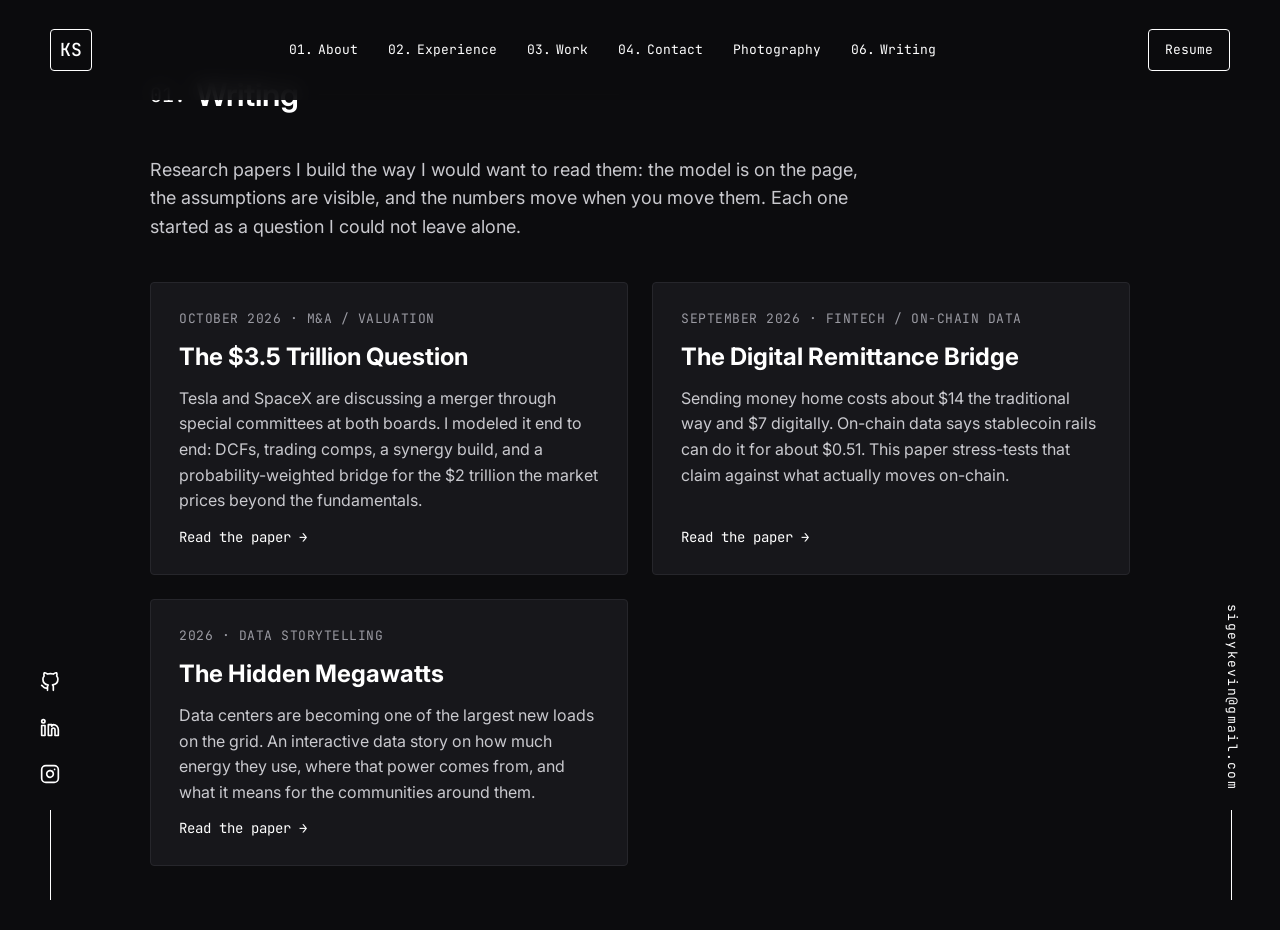
<file: writing.html>
<!DOCTYPE html>
<html lang="en">
<head>
<meta charset="UTF-8">
<meta name="viewport" content="width=device-width, initial-scale=1.0">
<title>Writing - Kevin Sigey</title>
<meta name="description" content="Research papers by Kevin Sigey: a Tesla x SpaceX merger valuation, the economics of stablecoin remittances, and the energy footprint of data centers. Interactive papers with live models.">
<link rel="preconnect" href="https://fonts.googleapis.com">
<link rel="preconnect" href="https://fonts.gstatic.com" crossorigin>
<link href="https://fonts.googleapis.com/css2?family=Inter:wght@400;500;600;700&family=JetBrains+Mono:wght@400;500&display=swap" rel="stylesheet">
<link rel="stylesheet" href="css/main.css">
<link rel="stylesheet" href="css/writing.css">
</head>
<body>

<header class="site-header" id="siteHeader">
  <nav class="nav" aria-label="Primary">
    <div class="logo"><a href="index.html" aria-label="Home">KS</a></div>
    <ol class="nav-links">
      <li><a href="index.html#about">About</a></li>
      <li><a href="index.html#experience">Experience</a></li>
      <li><a href="index.html#work">Work</a></li>
      <li><a href="index.html#contact">Contact</a></li>
      <li class="nav-photo"><a href="photos.html">Photography</a></li>
      <li><a href="writing.html" aria-current="page">Writing</a></li>
    </ol>
    <div class="nav-cta"><a class="btn btn-small" href="assets/resume.pdf" target="_blank" rel="noopener">Resume</a></div>
    <button class="menu-btn" id="menuBtn" aria-label="Open menu" aria-expanded="false">
      <span></span><span></span><span></span>
    </button>
  </nav>
</header>

<div class="mobile-menu" id="mobileMenu" aria-hidden="true">
  <nav aria-label="Mobile">
    <ol>
      <li><a href="index.html#about">About</a></li>
      <li><a href="index.html#experience">Experience</a></li>
      <li><a href="index.html#work">Work</a></li>
      <li><a href="index.html#contact">Contact</a></li>
      <li><a href="photos.html">Photography</a></li>
      <li><a href="writing.html" aria-current="page">Writing</a></li>
    </ol>
    <a class="btn" href="assets/resume.pdf" target="_blank" rel="noopener">Resume</a>
  </nav>
</div>

<aside class="rail rail-left" aria-label="Social links">
  <a href="https://github.com/Kevocado" target="_blank" rel="noopener" aria-label="GitHub">
    <svg viewBox="0 0 24 24" fill="none" stroke="currentColor" stroke-width="2" stroke-linecap="round" stroke-linejoin="round"><path d="M9 19c-5 1.5-5-2.5-7-3m14 6v-3.87a3.37 3.37 0 0 0-.94-2.61c3.14-.35 6.44-1.54 6.44-7A5.44 5.44 0 0 0 20 4.77 5.07 5.07 0 0 0 19.91 1S18.73.65 16 2.48a13.38 13.38 0 0 0-7 0C6.27.65 5.09 1 5.09 1A5.07 5.07 0 0 0 5 4.77a5.44 5.44 0 0 0-1.5 3.78c0 5.42 3.3 6.61 6.44 7A3.37 3.37 0 0 0 9 18.13V22"/></svg>
  </a>
  <a href="https://www.linkedin.com/in/kevin-sigey-72a5501b5" target="_blank" rel="noopener" aria-label="LinkedIn">
    <svg viewBox="0 0 24 24" fill="none" stroke="currentColor" stroke-width="2" stroke-linecap="round" stroke-linejoin="round"><path d="M16 8a6 6 0 0 1 6 6v7h-4v-7a2 2 0 0 0-2-2 2 2 0 0 0-2 2v7h-4V8h4v2a6 6 0 0 1 2-2z"/><rect x="2" y="9" width="4" height="12"/><circle cx="4" cy="4" r="2"/></svg>
  </a>
  <a href="https://www.instagram.com/kevin.sigey" target="_blank" rel="noopener" aria-label="Instagram">
    <svg viewBox="0 0 24 24" fill="none" stroke="currentColor" stroke-width="2" stroke-linecap="round" stroke-linejoin="round"><rect x="2" y="2" width="20" height="20" rx="5" ry="5"/><path d="M16 11.37A4 4 0 1 1 12.63 8 4 4 0 0 1 16 11.37z"/><line x1="17.5" y1="6.5" x2="17.51" y2="6.5"/></svg>
  </a>
</aside>

<aside class="rail rail-right" aria-label="Email">
  <a href="mailto:sigeykevin@gmail.com">sigeykevin@gmail.com</a>
</aside>

<main id="top">

  <section class="section" id="papers" aria-label="Papers">
    <h2 class="section-heading"><span class="num">01.</span> Writing</h2>
    <div class="writing-intro">
      <p>Research papers I build the way I would want to read them: the model is on the page, the assumptions are visible, and the numbers move when you move them. Each one started as a question I could not leave alone.</p>
    </div>

    <div class="paper-grid">

      <article class="paper-card">
        <p class="paper-meta">October 2026 · M&amp;A / Valuation</p>
        <h3 class="paper-title">The $3.5 Trillion Question</h3>
        <p class="paper-thesis">Tesla and SpaceX are discussing a merger through special committees at both boards. I modeled it end to end: DCFs, trading comps, a synergy build, and a probability-weighted bridge for the $2 trillion the market prices beyond the fundamentals.</p>
        <a class="paper-link" href="spacex-tesla-merger.html">Read the paper <span>&rarr;</span></a>
      </article>

      <article class="paper-card">
        <p class="paper-meta">September 2026 · Fintech / On-Chain Data</p>
        <h3 class="paper-title">The Digital Remittance Bridge</h3>
        <p class="paper-thesis">Sending money home costs about $14 the traditional way and $7 digitally. On-chain data says stablecoin rails can do it for about $0.51. This paper stress-tests that claim against what actually moves on-chain.</p>
        <a class="paper-link" href="stablecoin-remittance.html">Read the paper <span>&rarr;</span></a>
      </article>

      <article class="paper-card">
        <p class="paper-meta">2026 · Data Storytelling</p>
        <h3 class="paper-title">The Hidden Megawatts</h3>
        <p class="paper-thesis">Data centers are becoming one of the largest new loads on the grid. An interactive data story on how much energy they use, where that power comes from, and what it means for the communities around them.</p>
        <a class="paper-link" href="data-center-energy.html">Read the paper <span>&rarr;</span></a>
      </article>

    </div>
  </section>

</main>

<script src="js/main.js"></script>
</body>
</html>
</file>
<file: css/main.css>
/* Kevin Sigey portfolio - near-black / neutral palette, flat colors only.
   White text, white or neutral-gray accents. No blue, no gradients. */

:root {
  --dark-navy: #000000;
  --navy: #0c0c0e;
  --light-navy: #17171b;
  --lightest-navy: #26262b;
  --navy-shadow: rgba(0, 0, 0, 0.7);
  --dark-slate: #6b6b6b;
  --slate: #ffffff;
  --light-slate: #ffffff;
  --lightest-slate: #ffffff;
  --white: #ffffff;
  --green: #ffffff;
  --green-tint: rgba(255, 255, 255, 0.08);

  --font-sans: 'Inter', 'San Francisco', 'SF Pro Text', -apple-system, system-ui, sans-serif;
  --font-mono: 'JetBrains Mono', 'SF Mono', 'Fira Code', 'Fira Mono', 'Roboto Mono', monospace;

  --fz-xs: 13px;
  --fz-sm: 14px;
  --fz-md: 16px;
  --fz-lg: 18px;
  --fz-xl: 20px;
  --fz-heading: 32px;

  --border-radius: 4px;
  --nav-height: 100px;
  --nav-scroll-height: 70px;

  --transition: all 0.25s cubic-bezier(0.645, 0.045, 0.355, 1);
}

* { margin: 0; padding: 0; box-sizing: border-box; }

::selection { background: var(--lightest-navy); color: var(--lightest-slate); }

html { scroll-behavior: smooth; }

body {
  background: var(--navy);
  color: var(--slate);
  font-family: var(--font-sans);
  font-size: var(--fz-xl);
  line-height: 1.3;
  -webkit-font-smoothing: antialiased;
  overflow-x: hidden;
}

a { color: inherit; text-decoration: none; }
ul, ol { list-style: none; }
button { font: inherit; cursor: pointer; background: none; border: none; color: inherit; }

/* ---------- header / nav ---------- */

.site-header {
  position: fixed;
  top: 0;
  left: 0;
  right: 0;
  z-index: 11;
  height: var(--nav-height);
  padding: 0 50px;
  background: rgba(12, 12, 14, 0.9);
  backdrop-filter: blur(10px);
  transition: var(--transition);
  display: flex;
  align-items: center;
}

.site-header.scrolled {
  height: var(--nav-scroll-height);
  box-shadow: 0 10px 30px -10px var(--navy-shadow);
}

.nav {
  display: flex;
  align-items: center;
  justify-content: space-between;
  width: 100%;
  color: var(--lightest-slate);
}

.logo a {
  display: flex;
  align-items: center;
  justify-content: center;
  width: 42px;
  height: 42px;
  border: 1px solid var(--green);
  border-radius: var(--border-radius);
  color: var(--green);
  font-family: var(--font-mono);
  font-size: var(--fz-lg);
  font-weight: 500;
  transition: var(--transition);
}

.logo a:hover { background: var(--green-tint); }

.nav-links {
  display: flex;
  align-items: center;
  gap: 30px;
  counter-reset: item 0;
  font-family: var(--font-mono);
  font-size: var(--fz-xs);
}

.nav-links li { counter-increment: item 1; }

.nav-links a { color: var(--lightest-slate); transition: var(--transition); padding: 10px 0; }

.nav-links a::before {
  content: '0' counter(item) '.';
  margin-right: 5px;
  color: var(--green);
  font-size: var(--fz-xs);
}

.nav-links li.nav-photo a::before { content: ''; margin: 0; }

.nav-links a:hover { color: var(--green); }

.nav-cta { margin-left: 15px; }

/* ---------- buttons ---------- */

.btn {
  display: inline-block;
  color: var(--green);
  background: transparent;
  border: 1px solid var(--green);
  border-radius: var(--border-radius);
  font-family: var(--font-mono);
  font-size: var(--fz-sm);
  padding: 0.75rem 1rem;
  transition: var(--transition);
  white-space: nowrap;
}

.btn:hover { background: var(--green-tint); }

.btn-big { padding: 1.25rem 1.75rem; margin-top: 50px; }
.btn-small { font-size: var(--fz-xs); }

/* ---------- rails ---------- */

.rail {
  position: fixed;
  bottom: 0;
  z-index: 10;
  display: flex;
  flex-direction: column;
  align-items: center;
  gap: 20px;
  color: var(--light-slate);
}

.rail::after {
  content: '';
  display: block;
  width: 1px;
  height: 90px;
  background: var(--light-slate);
}

.rail a { transition: var(--transition); }
.rail a:hover { color: var(--green); transform: translateY(-3px); }

.rail-left { left: 40px; right: auto; }
.rail-left svg { width: 20px; height: 20px; }

.rail-right { left: auto; right: 40px; }
.rail-right a {
  writing-mode: vertical-rl;
  font-family: var(--font-mono);
  font-size: var(--fz-xs);
  letter-spacing: 0.1em;
}

/* ---------- layout ---------- */

main {
  margin: 0 auto;
  width: 100%;
  max-width: 1600px;
  min-height: 100vh;
  padding: 0 150px;
}

.section {
  margin: 0 auto;
  padding: 64px 0;
  max-width: 1000px;
}

.big-heading {
  margin: 0;
  font-size: clamp(34px, 6vw, 64px);
  font-weight: 600;
  color: var(--lightest-slate);
  line-height: 1.1;
}

.big-heading.dim { color: var(--slate); margin-top: 5px; }
.big-heading.center, .eyebrow.center { text-align: center; }

.eyebrow {
  margin: 0 0 20px 4px;
  color: var(--green);
  font-family: var(--font-mono);
  font-size: clamp(var(--fz-sm), 5vw, var(--fz-md));
  font-weight: 400;
}

.section-heading {
  display: flex;
  align-items: center;
  position: relative;
  margin: 10px 0 40px;
  width: 100%;
  font-size: clamp(26px, 5vw, var(--fz-heading));
  font-weight: 600;
  color: var(--lightest-slate);
  white-space: nowrap;
}

.section-heading .num {
  margin-right: 10px;
  color: var(--green);
  font-family: var(--font-mono);
  font-size: clamp(var(--fz-md), 3vw, var(--fz-xl));
  font-weight: 400;
}

.section-heading::after {
  content: '';
  display: block;
  position: relative;
  top: 0;
  width: 300px;
  height: 1px;
  margin-left: 20px;
  background: var(--lightest-navy);
}

.section-lede { max-width: 640px; margin: -20px 0 40px; }

/* ---------- hero ---------- */

.hero {
  display: flex;
  flex-direction: column;
  align-items: flex-start;
  justify-content: center;
  min-height: 72vh;
  padding: 80px 0 20px;
  max-width: 1000px;
  margin: 0 auto;
}

.hero-text { margin: 20px 0 0; max-width: 540px; }

/* ---------- about ---------- */

.about-inner { display: block; }

.about-text p { margin-bottom: 15px; max-width: 640px; }

.about-text a { color: var(--green); }

.skills-list {
  display: grid;
  grid-template-columns: repeat(2, minmax(140px, 240px));
  gap: 0 10px;
  padding: 0;
  margin: 20px 0 0;
  max-width: 520px;
}

.skills-list li {
  position: relative;
  margin-bottom: 10px;
  padding-left: 20px;
  font-family: var(--font-mono);
  font-size: var(--fz-xs);
  color: var(--slate);
}

.skills-list li::before {
  content: '▸';
  position: absolute;
  left: 0;
  color: var(--green);
}

/* ---------- experience tabs ---------- */

.tabs { display: flex; min-height: 340px; }

.tab-list {
  display: flex;
  flex-direction: column;
  position: relative;
  width: max-content;
  z-index: 3;
}

.tab-btn {
  display: flex;
  align-items: center;
  width: 100%;
  height: 42px;
  padding: 0 20px 2px;
  border-left: 2px solid var(--lightest-navy);
  background: transparent;
  color: var(--slate);
  font-family: var(--font-mono);
  font-size: var(--fz-xs);
  text-align: left;
  white-space: nowrap;
  transition: var(--transition);
}

.tab-btn:hover { color: var(--green); background: var(--light-navy); }
.tab-btn.active { color: var(--green); border-left-color: var(--green); background: var(--light-navy); }

.tab-panels { position: relative; width: 100%; margin-left: 20px; }

.tab-panel { display: none; width: 100%; height: auto; }
.tab-panel.active { display: block; }

.tab-panel h3 {
  margin-bottom: 2px;
  font-size: var(--fz-xxl, 22px);
  font-weight: 500;
  line-height: 1.3;
  color: var(--lightest-slate);
}

.tab-panel h3 .at { color: var(--green); font-size: var(--fz-lg, 18px); }

.tab-panel .range {
  margin-bottom: 25px;
  color: var(--light-slate);
  font-family: var(--font-mono);
  font-size: var(--fz-xs);
}

.tab-panel ul li {
  position: relative;
  padding-left: 30px;
  margin-bottom: 10px;
  font-size: var(--fz-lg);
  max-width: 640px;
}

.tab-panel ul li::before {
  content: '▸';
  position: absolute;
  left: 0;
  color: var(--green);
}

/* ---------- projects ---------- */

.projects-grid {
  display: grid;
  grid-template-columns: repeat(auto-fill, minmax(300px, 1fr));
  gap: 15px;
  position: relative;
  margin-top: 50px;
}

.project-card {
  position: relative;
  display: flex;
  flex-direction: column;
  background: var(--light-navy);
  border-radius: var(--border-radius);
  padding: 2rem 1.75rem;
  transition: var(--transition);
  box-shadow: 0 10px 30px -15px var(--navy-shadow);
}

.project-card:hover { transform: translateY(-7px); }

.card-top {
  display: flex;
  justify-content: space-between;
  align-items: center;
  margin-bottom: 35px;
}

.card-top .folder { width: 40px; height: 40px; color: var(--green); }

.card-links { display: flex; gap: 12px; }

.card-links a { color: var(--light-slate); transition: var(--transition); }
.card-links a:hover { color: var(--green); }
.card-links svg { width: 20px; height: 20px; }

.card-title {
  margin: 0 0 10px;
  color: var(--lightest-slate);
  font-size: 22px;
  font-weight: 600;
}
.card-title a {
  color: inherit;
  text-decoration: none;
}
.card-title a:hover {
  color: var(--green);
}

.card-desc { color: var(--light-slate); font-size: 17px; }

.card-viz {
  margin: 10px 0 0;
  font-family: var(--font-mono);
  font-size: var(--fz-sm);
}

.card-viz a {
  color: var(--green);
  text-decoration: underline;
  text-underline-offset: 3px;
}

.card-viz a:hover { color: var(--lightest-slate); }

.card-status {
  display: flex;
  align-items: center;
  gap: 8px;
  margin-top: 15px;
  font-family: var(--font-mono);
  font-size: var(--fz-xs);
  color: var(--slate);
}

.dot { width: 8px; height: 8px; border-radius: 50%; display: inline-block; }
.dot.live { background: var(--green); }
.dot.building { background: #9a9a9a; }

.card-signal {
  margin: 8px 0 0;
  font-family: var(--font-mono);
  font-size: var(--fz-xs);
  color: var(--slate);
}

.card-tech {
  display: flex;
  align-items: flex-end;
  flex-grow: 1;
  flex-wrap: wrap;
  gap: 10px;
  padding: 0;
  margin: 20px 0 0;
}

.card-tech li {
  font-family: var(--font-mono);
  font-size: var(--fz-xs);
  color: var(--slate);
  line-height: 1.75;
}

/* ---------- live snapshot strip ---------- */

.live-strip {
  margin: 28px 0 0;
  max-width: 640px;
  padding: 12px 16px;
  border: 1px solid var(--lightest-navy);
  border-radius: var(--border-radius);
  background: var(--light-navy);
  font-family: var(--font-mono);
  font-size: var(--fz-sm);
  color: var(--light-slate);
  line-height: 1.6;
}

.live-strip-label { color: var(--green); }

/* ---------- receipts ---------- */

.receipts-grid {
  display: grid;
  grid-template-columns: repeat(auto-fill, minmax(300px, 1fr));
  gap: 15px;
  position: relative;
  margin-top: 50px;
}

.receipt-card {
  position: relative;
  display: flex;
  flex-direction: column;
  background: var(--light-navy);
  border-radius: var(--border-radius);
  padding: 2rem 1.75rem;
  transition: var(--transition);
  box-shadow: 0 10px 30px -15px var(--navy-shadow);
}

.receipt-card:hover { transform: translateY(-7px); }

.receipt-title {
  margin: 0 0 10px;
  color: var(--lightest-slate);
  font-size: 22px;
  font-weight: 600;
}

.receipt-context { color: var(--light-slate); font-size: 17px; margin-bottom: 24px; }

.receipt-bars { display: flex; flex-direction: column; gap: 10px; margin-bottom: 12px; }

.receipt-bar-row { display: flex; align-items: center; gap: 10px; font-family: var(--font-mono); font-size: var(--fz-sm); }

.receipt-bar-label { width: 64px; flex-shrink: 0; color: var(--light-slate); }

.receipt-bar-track { flex-grow: 1; height: 12px; background: var(--lightest-navy); border-radius: var(--border-radius); overflow: hidden; }

.receipt-bar { display: block; height: 100%; background: var(--dark-slate); }

.receipt-bar.pick { background: var(--green); }

.receipt-bar-value { width: 52px; flex-shrink: 0; text-align: right; color: var(--lightest-slate); }

.receipt-chart-note { color: var(--light-slate); font-size: 15px; margin-bottom: 20px; }

.receipt-table { width: 100%; border-collapse: collapse; font-family: var(--font-mono); font-size: var(--fz-sm); margin-bottom: 20px; }

.receipt-table th, .receipt-table td { text-align: left; padding: 10px 0; border-bottom: 1px solid var(--lightest-navy); vertical-align: top; }

.receipt-table td { text-align: right; color: var(--lightest-slate); padding-left: 12px; }

.receipt-callouts { display: flex; flex-direction: column; gap: 10px; margin-bottom: 20px; }

.receipt-callouts li { border-left: 2px solid var(--lightest-navy); padding-left: 12px; font-size: 16px; }

/* ---------- contact ---------- */

.contact { text-align: center; max-width: 600px; }

.contact .big-heading { font-size: clamp(40px, 5vw, 60px); }

.contact-text { max-width: 480px; margin: 20px auto 0; }

/* ---------- footer ---------- */

.footer {
  display: flex;
  flex-direction: column;
  align-items: center;
  padding: 15px;
  text-align: center;
  font-family: var(--font-mono);
  font-size: var(--fz-xs);
  color: var(--light-slate);
  line-height: 1.8;
}

.footer a { transition: var(--transition); }
.footer a:hover { color: var(--green); }
.footer-sub { font-size: 11px; color: var(--dark-slate); }

/* ---------- mobile menu ---------- */

.menu-btn { display: none; flex-direction: column; gap: 6px; padding: 10px; z-index: 20; }
.menu-btn span { display: block; width: 30px; height: 2px; background: var(--green); transition: var(--transition); }
.menu-btn.open span:nth-child(1) { transform: translateY(8px) rotate(45deg); }
.menu-btn.open span:nth-child(2) { opacity: 0; }
.menu-btn.open span:nth-child(3) { transform: translateY(-8px) rotate(-45deg); }

.mobile-menu {
  position: fixed;
  inset: 0;
  z-index: 15;
  display: flex;
  align-items: center;
  justify-content: center;
  background: var(--light-navy);
  transform: translateX(100%);
  transition: transform 0.3s ease;
  visibility: hidden;
}

.mobile-menu.open { transform: translateX(0); visibility: visible; }

.mobile-menu nav { text-align: center; }
.mobile-menu ol { counter-reset: mitem 0; margin-bottom: 40px; }
.mobile-menu li { counter-increment: mitem 1; margin: 18px 0; }
.mobile-menu ol a { color: var(--lightest-slate); font-size: clamp(var(--fz-lg), 4vw, 28px); font-weight: 600; }
.mobile-menu ol a::before {
  content: '0' counter(mitem) '.';
  display: block;
  color: var(--green);
  font-family: var(--font-mono);
  font-size: var(--fz-sm);
  margin-bottom: 5px;
}

/* ---------- responsive ---------- */

@media (max-width: 1080px) {
  main { padding: 0 100px; }
  .rail-left { left: 20px; }
  .rail-right { right: 20px; }
  .projects-grid { grid-template-columns: repeat(auto-fill, minmax(250px, 1fr)); }
}

@media (max-width: 768px) {
  main { padding: 0 25px; }
  .site-header { padding: 0 25px; }
  .nav-links, .nav-cta { display: none; }
  .menu-btn { display: flex; }
  .rail { display: none; }
  .section { padding: 80px 0; }
  .tabs { flex-direction: column; }
  .tab-list { flex-direction: row; width: 100%; overflow-x: auto; margin-bottom: 30px; }
  .tab-btn { border-left: none; border-bottom: 2px solid var(--lightest-navy); padding: 0 15px; height: 42px; }
  .tab-btn.active { border-bottom-color: var(--green); }
  .tab-panels { margin-left: 0; }
  .section-heading::after { width: 100%; max-width: 200px; }
}
</file>
<file: css/writing.css>
/* Writing page - paper cards, same flat near-black palette as main.css */

.writing-intro { max-width: 720px; }
.writing-intro p { color: #c9c9ce; font-size: var(--fz-lg); line-height: 1.6; }

.paper-grid {
  display: grid;
  grid-template-columns: repeat(auto-fill, minmax(320px, 1fr));
  gap: 24px;
  margin-top: 40px;
}

.paper-card {
  display: flex;
  flex-direction: column;
  gap: 14px;
  background: var(--light-navy);
  border: 1px solid var(--lightest-navy);
  border-radius: var(--border-radius);
  padding: 28px;
  transition: var(--transition);
}
.paper-card:hover { transform: translateY(-4px); border-color: #3d3d45; }

.paper-meta {
  font-family: var(--font-mono);
  font-size: var(--fz-xs);
  letter-spacing: 0.04em;
  color: #9a9aa2;
  text-transform: uppercase;
}

.paper-title { font-size: 24px; font-weight: 700; line-height: 1.25; }

.paper-thesis { color: #c9c9ce; font-size: var(--fz-md); line-height: 1.6; flex: 1; }

.paper-link {
  font-family: var(--font-mono);
  font-size: var(--fz-sm);
  color: var(--white);
}
.paper-link span { display: inline-block; transition: var(--transition); }
.paper-card:hover .paper-link span { transform: translateX(4px); }
</file>
